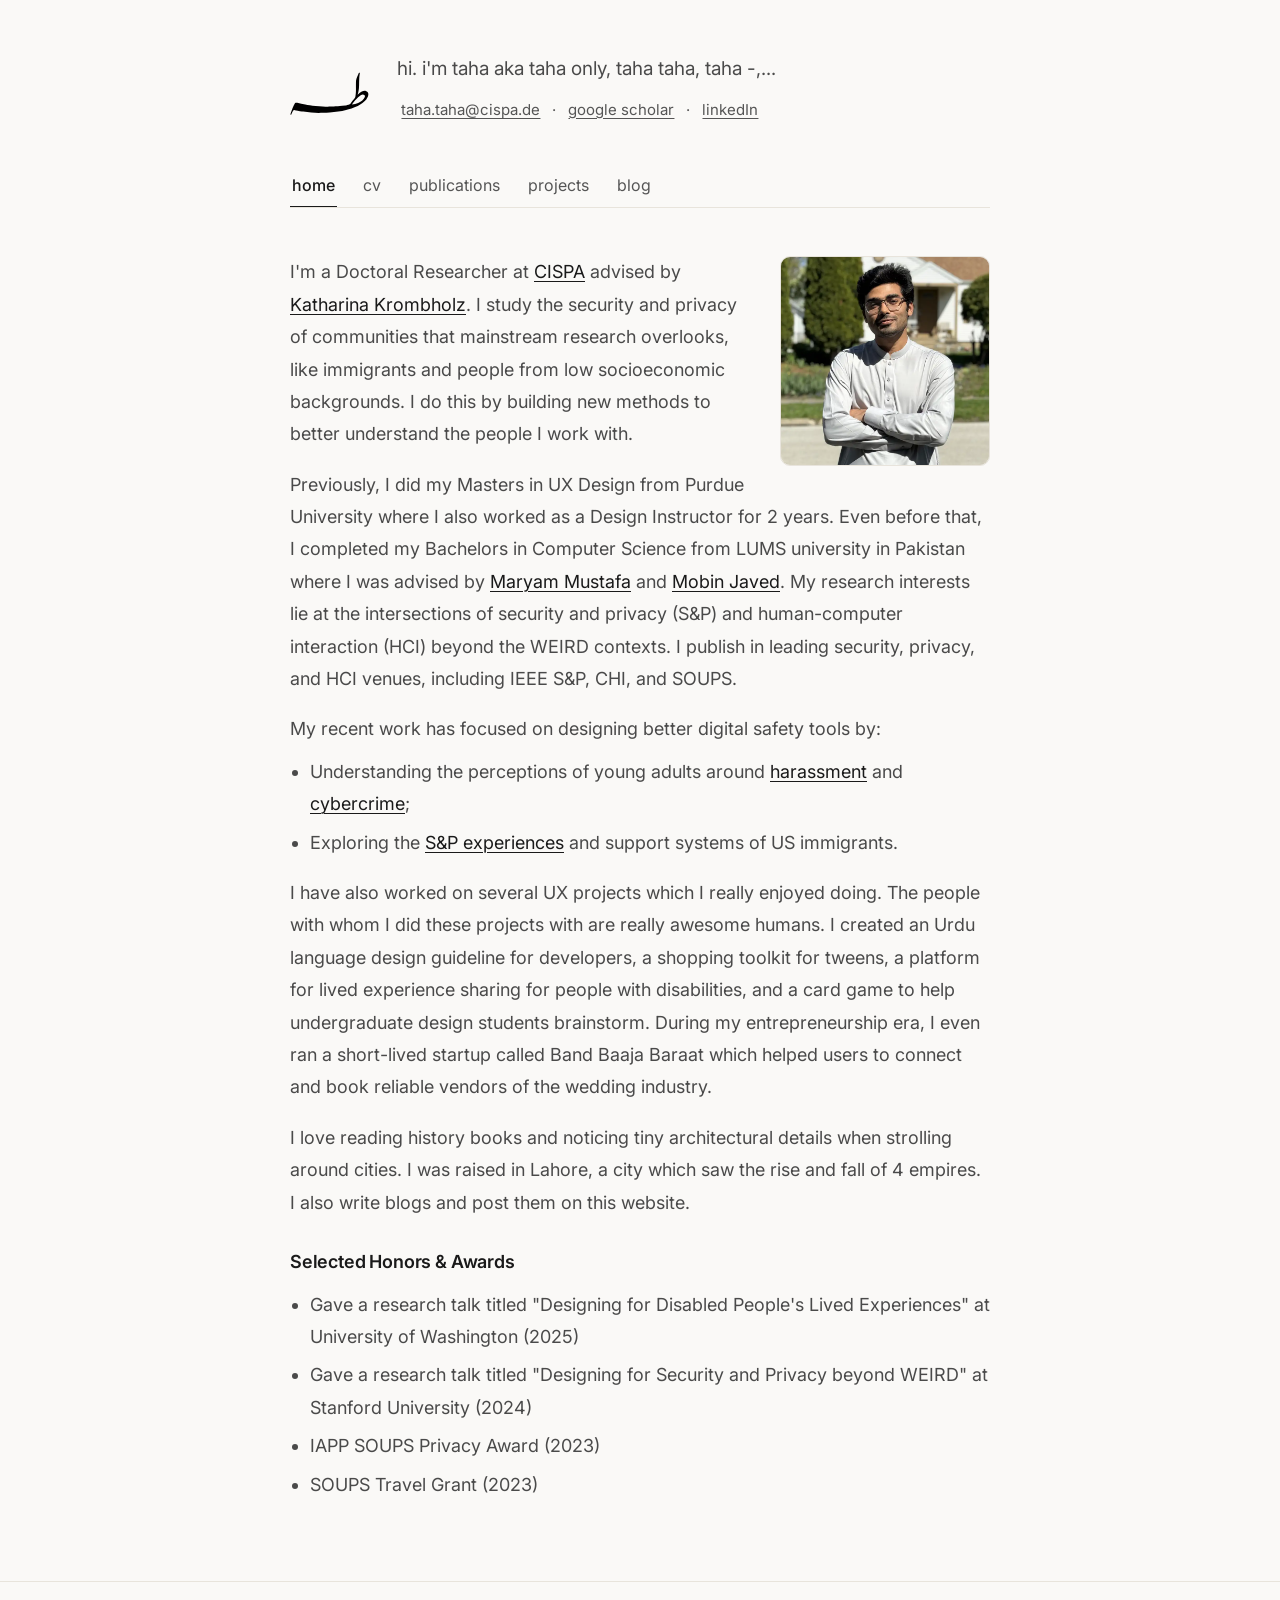
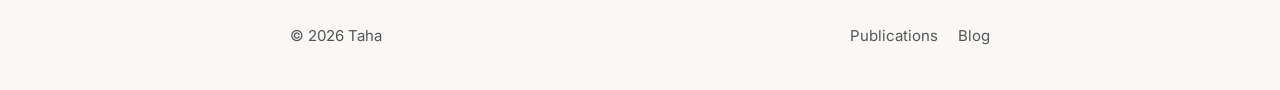
<file: index.html>
<!DOCTYPE html>
<html lang="en">
<head>
<meta charset="UTF-8">
<meta name="viewport" content="width=device-width, initial-scale=1.0">
<meta name="description" content="Taha – Doctoral Researcher at CISPA. Security, privacy, and safety of marginalized communities.">
<meta property="og:title" content="Taha">
<title>Taha</title>
<link rel="preconnect" href="https://fonts.googleapis.com">
<link rel="preconnect" href="https://fonts.gstatic.com" crossorigin>
<link href="https://fonts.googleapis.com/css2?family=Inter:wght@300;400;500;600;700&display=swap" rel="stylesheet">

<style>
  *, *::before, *::after { box-sizing: border-box; margin: 0; padding: 0; }

  :root {
    --bg: #faf9f7;
    --surface: #ffffff;
    --text: #1a1a1a;
    --muted: #4a4a4a;
    --subtle: #555555;
    --border: #e8e4dc;
    --tag-bg: #f0ede8;
    --max-w: 780px;
    --ctl: #8a8a8a;
    --focus: #1a4fd6;
  }

  @media (prefers-reduced-motion: no-preference) { html { scroll-behavior: smooth; } }

  body {
    font-family: 'Inter', sans-serif;
    background: var(--bg);
    color: var(--text);
    font-size: 1rem;
    line-height: 1.65;
    -webkit-font-smoothing: antialiased;
  }

  /* ── SITE WRAPPER ── */
  .wrap {
    max-width: var(--max-w);
    margin: 0 auto;
    padding: 0 40px;
  }

  /* ── HEADER ── */
  header {
    padding-top: 56px;
    padding-bottom: 0;
  }

  .header-top {
    display: flex;
    align-items: center;
    gap: 28px;
    margin-bottom: 32px;
  }

  .header-logo {
    flex-shrink: 0;
  }

  .header-logo img {
    height: 44px;
    width: auto;
    display: block;
  }

  .header-text {
    display: flex;
    flex-direction: column;
    gap: 5px;
  }

  .header-tagline {
    font-size: clamp(1rem, 1.8vw + 0.5rem, 1.1875rem);
    color: var(--muted);
    font-weight: 400;
    line-height: 1.4;
  }

  .header-meta {
    font-size: 0.9375rem;
    color: var(--subtle);
  }

  .header-meta a {
    color: var(--subtle);
    text-decoration: underline;
    text-decoration-color: currentColor;
    text-underline-offset: 3px;
    display: inline-block;
    padding: 10px 4px;
  }
  .header-meta a:hover { color: var(--text); }

  /* ── TAB NAV ── */
  .tab-nav {
    display: flex;
    gap: 0;
    border-bottom: 1px solid var(--border);
    margin-bottom: 48px;
    overflow-x: auto;
    -ms-overflow-style: none;
    scrollbar-width: none;
  }
  .tab-nav::-webkit-scrollbar { display: none; }

  .tab-btn {
    background: none;
    border: none;
    padding: 10px 0;
    margin-right: 24px;
    font-family: inherit;
    font-size: 1rem;
    font-weight: 400;
    color: var(--subtle);
    cursor: pointer;
    border-bottom: 2px solid transparent;
    margin-bottom: -1px;
    transition: color 0.18s, border-color 0.18s;
    white-space: nowrap;
    flex-shrink: 0;
  }
  .tab-btn:hover { color: var(--text); }
  .tab-btn.active {
    color: var(--text);
    font-weight: 500;
    border-bottom-color: var(--text);
  }

  /* ── TAB PANELS ── */
  .tab-panel { display: none; padding-bottom: 80px; }
  .tab-panel.active { display: block; }

  /* ── HOME PANEL ── */
  .home-content::after {
    content: '';
    display: table;
    clear: both;
  }

  .home-right {
    float: right;
    width: 210px;
    margin-left: 36px;
    margin-bottom: 12px;
  }

  .home-portrait {
    width: 100%;
    aspect-ratio: 1;
    border-radius: 10px;
    object-fit: cover;
    border: 1px solid var(--border);
    display: block;
  }

  /* ── CV PANEL ── */
  .cv-frame-wrap {
    width: 100%;
    height: 82vh;
    border-radius: 8px;
    overflow: hidden;
    border: 1px solid var(--border);
  }

  .cv-frame-wrap iframe {
    width: 100%;
    height: 100%;
    border: none;
    display: block;
  }

  /* left column: bio text */
  .home-bio {
    font-size: 1.125rem;
    line-height: 1.8;
    color: var(--muted);
    margin-bottom: 18px;
  }

  .home-bio a {
    color: var(--text);
    text-decoration: underline;
    text-underline-offset: 3px;
    text-decoration-color: currentColor;
    text-decoration-thickness: 1px;
    transition: text-decoration-thickness 0.18s;
  }
  .home-bio a:hover { text-decoration-thickness: 2px; }

  .home-bio-list {
    list-style: disc;
    margin: -8px 0 18px 20px;
    display: flex;
    flex-direction: column;
    gap: 6px;
  }

  .home-bio-list li {
    font-size: 1.125rem;
    line-height: 1.8;
    color: var(--muted);
  }

  .home-bio-list li a {
    color: var(--text);
    text-decoration: underline;
    text-underline-offset: 3px;
    text-decoration-color: currentColor;
    text-decoration-thickness: 1px;
    transition: text-decoration-thickness 0.18s;
  }
  .home-bio-list li a:hover { text-decoration-thickness: 2px; }

  /* Honors & Awards subsection */
  .home-subheading {
    font-size: 1.125rem;
    font-weight: 600;
    color: var(--text);
    margin-top: 28px;
    margin-bottom: 12px;
    letter-spacing: -0.01em;
  }

  .honors-list {
    list-style: disc;
    padding-left: 20px;
    display: flex;
    flex-direction: column;
    gap: 6px;
  }

  .honors-list li {
    font-size: 1.125rem;
    line-height: 1.8;
    color: var(--muted);
  }

  /* ── SECTION LABEL (within tabs) ── */
  .section-label {
    font-size: clamp(1.375rem, 3.5vw, 2rem);
    font-weight: 600;
    letter-spacing: -0.02em;
    line-height: 1.1;
    color: var(--text);
    margin-bottom: 32px;
  }

  /* ── PUBLICATIONS ── */
  .pub-year-group { margin-bottom: 44px; }
  .pub-year-group:last-child { margin-bottom: 0; }

  .pub-year-label {
    font-size: 0.875rem;
    font-weight: 500;
    letter-spacing: 0.08em;
    text-transform: uppercase;
    color: var(--subtle);
    margin-bottom: 20px;
    padding-bottom: 10px;
    border-bottom: 1px solid var(--border);
  }

  .pub-entries { display: flex; flex-direction: column; gap: 28px; }

  .pub-entry-title {
    display: block;
    font-size: 1.125rem;
    font-weight: 500;
    color: var(--text);
    line-height: 1.5;
    margin-bottom: 5px;
    text-decoration: none;
  }
  a.pub-entry-title:hover {
    text-decoration: underline;
    text-underline-offset: 3px;
  }

  .pub-entry-authors {
    font-size: 0.9375rem;
    color: var(--muted);
    line-height: 1.5;
    margin-bottom: 3px;
  }

  .pub-entry-authors strong {
    font-weight: 600;
    color: var(--text);
  }

  .pub-entry-venue {
    font-size: 0.9375rem;
    color: var(--subtle);
    font-style: italic;
    margin-bottom: 9px;
    line-height: 1.5;
  }

  .pub-entry-links {
    display: flex;
    flex-wrap: wrap;
    gap: 0 20px;
    align-items: center;
  }

  /* Standard hyperlink (see DESIGN_GUIDELINE.md > Links) */
  .pub-link {
    font-size: 0.9375rem;
    color: var(--text);
    text-decoration: underline;
    text-decoration-color: currentColor;
    text-decoration-thickness: 1px;
    text-underline-offset: 3px;
    transition: text-decoration-thickness 0.18s;
  }
  .pub-link:hover { text-decoration-thickness: 2px; }

  .pub-award-badge {
    font-size: 0.875rem;
    color: var(--subtle);
    font-style: italic;
  }

  /* ── PROJECTS ── */
  .project-filters {
    display: flex;
    gap: 8px;
    flex-wrap: wrap;
    margin-bottom: 32px;
  }

  .filter-btn {
    padding: 6px 14px;
    border: 1px solid var(--ctl);
    border-radius: 100px;
    background: transparent;
    font-size: 0.9375rem;
    color: var(--muted);
    cursor: pointer;
    font-family: inherit;
    transition: all 0.18s;
  }
  .filter-btn.active, .filter-btn:hover {
    background: var(--text);
    color: #fff;
    border-color: var(--text);
  }

  .projects-grid {
    display: grid;
    grid-template-columns: 1fr 1fr;
    gap: 20px;
  }

  .project-card {
    background: var(--surface);
    border: 1px solid var(--border);
    border-radius: 12px;
    overflow: hidden;
    transition: transform 0.2s, box-shadow 0.2s;
    text-decoration: none;
    color: inherit;
    display: flex;
    flex-direction: column;
  }
  .project-card:hover {
    transform: translateY(-3px);
    box-shadow: 0 8px 24px rgba(0,0,0,0.08);
  }

  .project-card-img {
    width: 100%;
    aspect-ratio: 4/3;
    object-fit: cover;
    display: block;
    background: var(--tag-bg);
  }

  .project-card-body {
    padding: 18px;
    flex: 1;
    display: flex;
    flex-direction: column;
  }

  .project-title {
    font-size: 1.1875rem;
    font-weight: 600;
    line-height: 1.3;
    color: var(--text);
    margin-bottom: 4px;
  }

  .project-subtitle {
    font-size: 0.9375rem;
    color: var(--muted);
    margin-bottom: 14px;
    flex: 1;
  }

  .project-cta {
    font-size: 0.9375rem;
    font-weight: 500;
    color: var(--text);
  }
  .project-cta::after { content: ' →'; }

  /* the Band Baaja Baraat card is a normal one-column card, and spans both columns only when the grid is filtered to Product */
  .projects-grid.wide-single .project-card.full {
    grid-column: 1 / -1;
    flex-direction: row;
  }
  .projects-grid.wide-single .project-card.full .project-card-img {
    width: 40%;
    aspect-ratio: auto;
    flex-shrink: 0;
  }
  .projects-grid.wide-single .project-card.full .project-card-body { padding: 24px; }

  .project-card.no-link { cursor: default; }
  .project-card.no-link:hover { transform: none; box-shadow: none; }

  .project-links { display: flex; gap: 8px; flex-wrap: wrap; }

  .btn {
    display: inline-flex;
    align-items: center;
    min-height: 32px;           /* compact; above the WCAG 2.2 minimum target of 24px */
    padding: 0 14px;
    line-height: 1.2;
    border: 1px solid var(--ctl);
    border-radius: 6px;
    text-decoration: none;
    font-size: 0.875rem;
    font-weight: 500;
    color: var(--text);
    background: var(--surface);
    transition: background 0.18s, border-color 0.18s;
  }
  .btn:hover { background: var(--tag-bg); border-color: var(--muted); }

  /* ── EXPERIENCE ── */
  .exp-list { display: flex; flex-direction: column; }

  .exp-item {
    display: grid;
    grid-template-columns: 40px 1fr;
    gap: 16px;
    padding: 14px 0;
    border-top: 1px solid var(--border);
    align-items: center;
  }
  .exp-item:last-child { border-bottom: 1px solid var(--border); }

  .exp-logo {
    width: 40px;
    height: 40px;
    object-fit: contain;
    border-radius: 8px;
    background: #fff;
    border: 1px solid var(--border);
    padding: 4px;
  }

  .exp-body { display: flex; flex-direction: column; gap: 1px; }

  .exp-top, .exp-bottom {
    display: flex;
    align-items: baseline;
    justify-content: space-between;
    gap: 16px;
  }

  .exp-role { font-weight: 600; font-size: 0.9375rem; color: var(--text); }
  .exp-period { font-size: 0.875rem; color: var(--subtle); flex-shrink: 0; }
  .exp-org { font-size: 0.9375rem; color: var(--muted); font-style: italic; }
  .exp-location { font-size: 0.875rem; color: var(--subtle); flex-shrink: 0; }

  /* ── BLOG ── */
  .blog-disclaimer {
    font-size: 0.9375rem;
    font-style: italic;
    color: var(--subtle);
    margin-bottom: 28px;
    margin-top: -8px;
  }

  .blog-list { display: flex; flex-direction: column; }

  .blog-item {
    display: flex;
    align-items: baseline;
    justify-content: space-between;
    gap: 20px;
    padding: 18px 0;
    border-top: 1px solid var(--border);
    text-decoration: none;
    color: inherit;
    transition: opacity 0.2s;
  }
  .blog-item:last-child { border-bottom: 1px solid var(--border); }
  .blog-item:hover { opacity: 0.6; }

  .blog-title { font-size: 1.125rem; font-weight: 400; color: var(--text); }
  .blog-date { font-size: 0.9375rem; color: var(--subtle); flex-shrink: 0; }

  /* ── ABOUT ── */
  .about-text p {
    font-size: 1rem;
    line-height: 1.8;
    color: var(--muted);
    margin-bottom: 20px;
    max-width: 680px;
  }
  .about-text p:last-child { margin-bottom: 0; }

  /* ── FOOTER ── */
  footer {
    border-top: 1px solid var(--border);
    padding: 32px 0;
    margin-top: 0;
  }

  .footer-inner {
    display: flex;
    align-items: center;
    justify-content: space-between;
  }

  .footer-copy { font-size: 0.9375rem; color: var(--subtle); }

  .footer-links { display: flex; gap: 20px; list-style: none; }
  .footer-links a {
    text-decoration: none;
    color: var(--subtle);
    font-size: 0.9375rem;
    transition: color 0.2s;
  }
  .footer-links a:hover { color: var(--text); }

  /* ── RESPONSIVE ── */
  @media (max-width: 640px) {
    .wrap { padding: 0 20px; }
    header { padding-top: 36px; }

    .header-top {
      flex-direction: column;
      align-items: flex-start;
      gap: 12px;
    }

    .home-right {
      float: none;
      width: 180px;
      margin: 0 auto 24px;
      display: block;
    }

    .projects-grid { grid-template-columns: 1fr; }
    .projects-grid.wide-single .project-card.full { flex-direction: column; }
    .projects-grid.wide-single .project-card.full .project-card-img { width: 100%; aspect-ratio: 4/3; }

    .exp-period, .exp-location { display: none; }

    .footer-inner { flex-direction: column; align-items: flex-start; gap: 12px; }
  }

  /* ── ACCESSIBILITY ── */
  :focus-visible { outline: 3px solid var(--focus); outline-offset: 3px; border-radius: 3px; }
  .skip-link {
    position: absolute; left: 12px; top: -64px; z-index: 200;
    background: var(--text); color: var(--bg);
    padding: 10px 16px; border-radius: 6px;
    font-size: 0.9375rem; text-decoration: none;
  }
  .skip-link:focus { top: 12px; }
  main:focus, .tab-panel:focus { outline: none; }
  .sr-only {
    position: absolute; width: 1px; height: 1px; padding: 0; margin: -1px;
    overflow: hidden; clip: rect(0, 0, 0, 0); white-space: nowrap; border: 0;
  }
  h1.header-logo { margin: 0; font-size: inherit; font-weight: inherit; line-height: 0; }
  .tab-list { display: flex; }
  .tab-btn { display: inline-flex; align-items: center; min-height: 44px; padding: 0 2px; }
  .filter-btn, .pub-link, .footer-links a { display: inline-flex; align-items: center; min-height: 44px; }
  .cv-links { font-size: 0.9375rem; margin: 0 0 12px; color: var(--muted); }
  .cv-links a {
    color: var(--text); text-decoration: underline; text-decoration-color: currentColor;
    text-underline-offset: 3px; display: inline-block; padding: 10px 4px;
  }
  @media (prefers-reduced-motion: reduce) {
    *, *::before, *::after { transition-duration: 0.01ms !important; animation-duration: 0.01ms !important; scroll-behavior: auto !important; }
    .project-card:hover { transform: none; box-shadow: none; border-color: var(--text); }
  }

  /* Images: width/height attributes reserve space (no layout shift); CSS keeps them responsive */
  :where(img[height]) { height: auto; }
</style>
</head>
<body>

<a class="skip-link" href="#main">Skip to content</a>

<div class="wrap">

  <!-- ── HEADER ── -->
  <header>
    <div class="header-top">
      <h1 class="header-logo">
        <img src="images/logo.svg" alt="Taha">
      </h1>
      <div class="header-text">
        <p class="header-tagline">hi. i'm taha aka taha only, taha taha, taha -,...</p>
        <p class="header-meta"><a href="mailto:taha.taha@cispa.de">taha.taha@cispa.de</a> &nbsp;·&nbsp; <a href="https://scholar.google.com/citations?user=c5__SBkAAAAJ&hl=en" target="_blank" rel="noopener">google scholar</a> &nbsp;·&nbsp; <a href="https://www.linkedin.com/in/tahaonly" target="_blank" rel="noopener">linkedIn</a></p>
      </div>
    </div>

    <!-- TAB NAVIGATION -->
    <nav class="tab-nav" aria-label="Sections">
      <div class="tab-list" role="tablist" aria-label="Site sections">
        <button class="tab-btn active" role="tab" id="tab-btn-home" aria-selected="true" aria-controls="tab-home" tabindex="0" data-tab="home">home</button>
        <button class="tab-btn" role="tab" id="tab-btn-cv" aria-selected="false" aria-controls="tab-cv" tabindex="-1" data-tab="cv">cv</button>
        <button class="tab-btn" role="tab" id="tab-btn-publications" aria-selected="false" aria-controls="tab-publications" tabindex="-1" data-tab="publications">publications</button>
        <button class="tab-btn" role="tab" id="tab-btn-projects" aria-selected="false" aria-controls="tab-projects" tabindex="-1" data-tab="projects">projects</button>
        <button class="tab-btn" role="tab" id="tab-btn-blog" aria-selected="false" aria-controls="tab-blog" tabindex="-1" data-tab="blog">blog</button>
      </div>
    </nav>
  </header>

  <main id="main" tabindex="-1">

  <!-- ── HOME ── -->
  <div class="tab-panel active" id="tab-home" role="tabpanel" aria-labelledby="tab-btn-home" tabindex="0">
    <h2 class="sr-only">Home</h2>
    <div class="home-content">

      <!-- photo floated right — text wraps around it -->
      <div class="home-right">
        <img class="home-portrait"
          src="images/portrait.webp" width="800" height="789" decoding="async"
          alt="Photo of Taha">
      </div>

      <p class="home-bio">I'm a Doctoral Researcher at <a href="https://cispa.de/en" target="_blank" rel="noopener">CISPA</a> advised by <a href="https://cispa.de/en/people/katharina.krombholz" target="_blank" rel="noopener">Katharina Krombholz</a>. I study the security and privacy of communities that mainstream research overlooks, like immigrants and people from low socioeconomic backgrounds. I do this by building new methods to better understand the people I work with.</p>

      <p class="home-bio">Previously, I did my Masters in UX Design from Purdue University where I also worked as a Design Instructor for 2 years. Even before that, I completed my Bachelors in Computer Science from LUMS university in Pakistan where I was advised by <a href="https://www.maryamustafa.com/" target="_blank" rel="noopener">Maryam Mustafa</a> and <a href="https://web.lums.edu.pk/~mobin/" target="_blank" rel="noopener">Mobin Javed</a>. My research interests lie at the intersections of security and privacy (S&amp;P) and human-computer interaction (HCI) beyond the WEIRD contexts. I publish in leading security, privacy, and HCI venues, including IEEE S&amp;P, CHI, and SOUPS.</p>

      <p class="home-bio">My recent work has focused on designing better digital safety tools by:</p>
      <ul class="home-bio-list">
        <li>Understanding the perceptions of young adults around <a href="https://dl.acm.org/doi/10.1145/3772318.3793807" target="_blank" rel="noopener">harassment</a> and <a href="https://dl.acm.org/doi/10.5555/3632186.3632189" target="_blank" rel="noopener">cybercrime</a>;</li>
        <li>Exploring the <a href="https://github.com/Usable-Security-and-Privacy-Lab/IEEESP-Immigrants/blob/main/Research_Paper.pdf" target="_blank" rel="noopener">S&amp;P experiences</a> and support systems of US immigrants.</li>
      </ul>

      <p class="home-bio">I have also worked on several UX projects which I really enjoyed doing. The people with whom I did these projects with are really awesome humans. I created an Urdu language design guideline for developers, a shopping toolkit for tweens, a platform for lived experience sharing for people with disabilities, and a card game to help undergraduate design students brainstorm. During my entrepreneurship era, I even ran a short-lived startup called Band Baaja Baraat which helped users to connect and book reliable vendors of the wedding industry.</p>

      <p class="home-bio">I love reading history books and noticing tiny architectural details when strolling around cities. I was raised in Lahore, a city which saw the rise and fall of 4 empires. I also write blogs and post them on this website.</p>

      <h3 class="home-subheading">Selected Honors &amp; Awards</h3>
      <ul class="honors-list">
        <li>Gave a research talk titled "Designing for Disabled People's Lived Experiences" at University of Washington (2025)</li>
        <li>Gave a research talk titled "Designing for Security and Privacy beyond WEIRD" at Stanford University (2024)</li>
        <li>IAPP SOUPS Privacy Award (2023)</li>
        <li>SOUPS Travel Grant (2023)</li>
      </ul>

    </div>
  </div>

  <!-- ── CV ── -->
  <div class="tab-panel" id="tab-cv" role="tabpanel" aria-labelledby="tab-btn-cv" tabindex="0">
    <h2 class="sr-only">Curriculum vitae</h2>
    <p class="cv-links"><a href="https://drive.google.com/file/d/1lCoUhodlJp6D2bPWnZb8rduLVWy4pbXT/view" target="_blank" rel="noopener">Open CV in a new tab</a> &nbsp;·&nbsp; <a href="https://drive.google.com/uc?export=download&amp;id=1lCoUhodlJp6D2bPWnZb8rduLVWy4pbXT" target="_blank" rel="noopener">Download PDF</a></p>
    <div class="cv-frame-wrap">
      <iframe src="https://drive.google.com/file/d/1lCoUhodlJp6D2bPWnZb8rduLVWy4pbXT/preview" title="Curriculum vitae of Taha (PDF preview)" allow="autoplay" loading="lazy"></iframe>
    </div>
  </div>

  <!-- ── EXPERIENCE ── -->


  <!-- ── PUBLICATIONS ── -->
  <div class="tab-panel" id="tab-publications" role="tabpanel" aria-labelledby="tab-btn-publications" tabindex="0">
    <h2 class="sr-only">Publications</h2>

    <!-- 2026 -->
    <div class="pub-year-group">
      <h3 class="pub-year-label">2026</h3>
      <div class="pub-entries">

        <div class="pub-entry">
          <span class="pub-entry-title">Understanding Gendered Experiences of Harassment Among Pakistani Young Adults Using Human-Centered Threat Modeling</span>
          <p class="pub-entry-authors">Warda Usman*, <strong>Taha*</strong>, Saba Iqbal, Amna Batool, Daniel Zappala <em style="font-size:0.875rem; color:var(--subtle);">[* joint first authors]</em></p>
          <p class="pub-entry-venue">In ACM CHI Conference on Human Factors in Computing Systems (CHI), Barcelona, Spain</p>
          <div class="pub-entry-links">
            <a class="pub-link" aria-label="Paper: Understanding Gendered Experiences of Harassment Among Pakistani Young Adults Using Human-Centered Threat Modeling" href="https://dl.acm.org/doi/10.1145/3772318.3793807" target="_blank" rel="noopener">Paper</a>
          </div>
        </div>

      </div>
    </div>

    <!-- 2025 -->
    <div class="pub-year-group">
      <h3 class="pub-year-label">2025</h3>
      <div class="pub-entries">

        <div class="pub-entry">
          <span class="pub-entry-title">The Security and Privacy Experiences of First- and Second-Generation Pakistani Immigrants to America: Challenges, Parent-Child Dynamics, and Threat Models</span>
          <p class="pub-entry-authors">Warda Usman*, John Sadik*, <strong>Taha</strong>, Ran Elgedawy, Scott Routi, Daniel Zappala <em style="font-size:0.875rem; color:var(--subtle);">[* joint first authors]</em></p>
          <p class="pub-entry-venue">In IEEE Symposium on Security and Privacy (S&amp;P), San Francisco, USA</p>
          <div class="pub-entry-links">
            <a class="pub-link" aria-label="Paper: The Security and Privacy Experiences of First- and Second-Generation Pakistani Immigrants to America: Challenges, Parent-Child Dynamics, and Threat Models" href="https://ieeexplore.ieee.org/document/11023485" target="_blank" rel="noopener">Paper</a>
            <a class="pub-link" aria-label="PDF: The Security and Privacy Experiences of First- and Second-Generation Pakistani Immigrants to America: Challenges, Parent-Child Dynamics, and Threat Models" href="https://github.com/Usable-Security-and-Privacy-Lab/IEEESP-Immigrants/blob/main/Research_Paper.pdf" target="_blank" rel="noopener">PDF</a>
          </div>
        </div>

      </div>
    </div>

    <!-- 2023 -->
    <div class="pub-year-group">
      <h3 class="pub-year-label">2023</h3>
      <div class="pub-entries">

        <div class="pub-entry">
          <a class="pub-entry-title" href="https://www.usenix.org/conference/soups2023/presentation/ashraf" target="_blank" rel="noopener">"Stalking is immoral but not illegal": Understanding Security, Cyber Crimes and Threats in Pakistan</a>
          <p class="pub-entry-authors">Afaq Ashraf*, <strong>Taha*</strong>, Nida ul Habib Bajwa, Cornelius J. König, Mobin Javed, Maryam Mustafa <em style="font-size:0.875rem; color:var(--subtle);">[* joint first authors]</em></p>
          <p class="pub-entry-venue">In Symposium on Usable Privacy and Security (SOUPS), Anaheim, USA &nbsp;·&nbsp; <span class="pub-award-badge"><span role="img" aria-label="Award:">🏆</span> IAPP SOUPS Privacy Award</span></p>
          <div class="pub-entry-links">
            <a class="pub-link" aria-label="Paper: &quot;Stalking is immoral but not illegal&quot;: Understanding Security, Cyber Crimes and Threats in Pakistan" href="https://www.usenix.org/conference/soups2023/presentation/ashraf" target="_blank" rel="noopener">Paper</a>
            <a class="pub-link" aria-label="Video: &quot;Stalking is immoral but not illegal&quot;: Understanding Security, Cyber Crimes and Threats in Pakistan" href="https://www.youtube.com/watch?v=1Dz4PG6WOVU" target="_blank" rel="noopener">Video</a>
          </div>
        </div>

      </div>
    </div>

  </div>

  <!-- ── PROJECTS ── -->
  <div class="tab-panel" id="tab-projects" role="tabpanel" aria-labelledby="tab-btn-projects" tabindex="0">
    <h2 class="sr-only">Projects</h2>
    <div class="project-filters" role="group" aria-label="Filter projects by category">
      <button class="filter-btn active" data-filter="all" aria-pressed="true">All</button>
      <button class="filter-btn" data-filter="ux" aria-pressed="false">UX Research</button>
      <button class="filter-btn" data-filter="visual" aria-pressed="false">Visual Design</button>
      <button class="filter-btn" data-filter="product" aria-pressed="false">Product</button>
    </div>
    <p class="sr-only" id="filter-status" role="status"></p>

    <div class="projects-grid">

      <a class="project-card" href="ideawave.html" data-tags="ux">
        <img class="project-card-img" src="images/card-ideawave.webp" width="840" height="613" decoding="async" alt="" loading="lazy">
        <div class="project-card-body">
          <h3 class="project-title">IdeaWave</h3>
          <p class="project-subtitle">How to make brainstorming fun and effective for nonexperts?</p>
          <span class="project-cta">See Project</span>
        </div>
      </a>

      <a class="project-card" href="shopping.html" data-tags="ux">
        <img class="project-card-img" src="images/card-shopping.webp" width="840" height="613" decoding="async" alt="" loading="lazy">
        <div class="project-card-body">
          <h3 class="project-title">Embodied Shopping</h3>
          <p class="project-subtitle">How to incorporate critical thinking in kids through shopping?</p>
          <span class="project-cta">See Project</span>
        </div>
      </a>

      <a class="project-card" href="urdu.html" data-tags="ux">
        <img class="project-card-img" src="images/card-urdu.webp" width="840" height="613" decoding="async" alt="" loading="lazy">
        <div class="project-card-body">
          <h3 class="project-title">Designing for Urdu</h3>
          <p class="project-subtitle">How to create a design guideline for Urdu language?</p>
          <span class="project-cta">See Project</span>
        </div>
      </a>

      <a class="project-card" href="https://canva.link/tbce901t5bzbze5" target="_blank" rel="noopener" data-tags="ux">
        <img class="project-card-img" src="images/card-resonate.webp" width="840" height="507" alt="" loading="lazy" decoding="async" style="object-position: 15% 50%;">
        <div class="project-card-body">
          <h3 class="project-title">Resonate</h3>
          <p class="project-subtitle">How to create a platform for lived experiences of people with disabilities?</p>
          <span class="project-cta">See Project</span>
        </div>
      </a>

      <div class="project-card no-link" data-tags="visual">
        <img class="project-card-img" src="images/card-tamaam-e-muhabbat.webp" width="377" height="229" decoding="async" alt="" loading="lazy">
        <div class="project-card-body">
          <h3 class="project-title">Tamaam-e-Muhabbat</h3>
          <p class="project-subtitle">A VR experience on folktales of Pakistan</p>
          <div class="project-links">
            <a class="btn" href="https://cdn.prod.website-files.com/65dd546c278a2ace8a9cbbcd/6716efdd43b30134feacd873_Tamaam%20e%20Muhabbat.pdf" target="_blank" rel="noopener">Process Book</a>
            <a class="btn" href="https://youtu.be/p7qdHxmG5LU" target="_blank" rel="noopener">Trailer</a>
            <a class="btn" href="https://youtu.be/eREl8gPtDhc" target="_blank" rel="noopener">Walkthrough</a>
          </div>
        </div>
      </div>

      <div class="project-card no-link" data-tags="visual">
        <img class="project-card-img" src="images/card-silent-strides.webp" width="377" height="229" decoding="async" alt="" loading="lazy">
        <div class="project-card-body">
          <h3 class="project-title">Silent Strides</h3>
          <p class="project-subtitle">A web application for people with disabilities to share their daily experiences</p>
          <div class="project-links">
            <a class="btn" href="https://www.figma.com/proto/jRY3SnKLjk1CxgRLxCqNsL/AD611%3A-Design-for-Good?page-id=0%3A1&node-id=95-907&node-type=canvas&viewport=2004%2C1101%2C0.39&t=F7vTqQ5SgFFnkDfN-1&scaling=min-zoom&content-scaling=fixed&starting-point-node-id=95%3A907&show-proto-sidebar=1" target="_blank" rel="noopener">Figma Prototype</a>
          </div>
        </div>
      </div>

      <div class="project-card no-link" data-tags="visual">
        <img class="project-card-img" src="images/card-baby-names-legacy.webp" width="377" height="229" decoding="async" alt="" loading="lazy">
        <div class="project-card-body">
          <h3 class="project-title">Baby Names Legacy</h3>
          <p class="project-subtitle">A visualization on the popularity of baby names in US</p>
          <div class="project-links">
            <a class="btn" href="https://cdn.prod.website-files.com/65dd546c278a2ace8a9cbbcd/671bee9a143851e1c9cb2e79_Taha_AD_542_Poster_Final-compressed.pdf" target="_blank" rel="noopener">Poster</a>
            <a class="btn" href="https://rowzero.io/workbook/6BFA45B76193D9D838A46B56/3" target="_blank" rel="noopener">Dataset</a>
          </div>
        </div>
      </div>

      <a class="project-card full" href="band-baaja-baraat.html" data-tags="product">
        <img class="project-card-img" src="images/card-band-baaja-baraat.webp" width="377" height="275" decoding="async" alt="" loading="lazy">
        <div class="project-card-body">
          <h3 class="project-title">Band Baaja Baraat</h3>
          <p class="project-subtitle">A marketplace for wedding industry vendors</p>
          <span class="project-cta">See Project</span>
        </div>
      </a>

    </div>
  </div>

  <!-- ── BLOG ── -->
  <div class="tab-panel" id="tab-blog" role="tabpanel" aria-labelledby="tab-btn-blog" tabindex="0">
    <h2 class="sr-only">Blog</h2>
    <p class="blog-disclaimer">Unless specifically noted, anything I write online is me speaking only for myself and not my current employer.</p>
    <div class="blog-list">
      <a class="blog-item" href="blog-im-loosing-the-more-im-learning.html">
        <span class="blog-title">i'm loosing, the more i'm learning - a poem</span>
        <span class="blog-date">Oct 2026</span>
      </a>
      <a class="blog-item" href="blog-what-are-the-most-important-problems.html">
        <span class="blog-title">"what are the most important problems in your field?"</span>
        <span class="blog-date">Aug 2026</span>
      </a>
      <a class="blog-item" href="blog-i-dont-have-anything-to-hide.html">
        <span class="blog-title">"i don't have anything to hide"</span>
        <span class="blog-date">Jul 2026</span>
      </a>
      <a class="blog-item" href="blog-is-usable-security-science.html">
        <span class="blog-title">is usable security science?</span>
        <span class="blog-date">Jun 2026</span>
      </a>
      <a class="blog-item" href="blog-decolonizing-methods.html">
        <span class="blog-title">decolonizing methods</span>
        <span class="blog-date">Jun 2026</span>
      </a>
      <a class="blog-item" href="blog-rethinking-novelty-usable-security.html">
        <span class="blog-title">rethinking novelty in usable security research</span>
        <span class="blog-date">Jun 2026</span>
      </a>
    </div>
  </div>

  </main>

  <!-- ── ABOUT ── -->

</div><!-- /wrap -->

<!-- ── FOOTER ── -->
<footer>
  <div class="wrap">
    <div class="footer-inner">
      <span class="footer-copy">© 2026 Taha</span>
      <ul class="footer-links">
        <li><a href="#publications">Publications</a></li>
        <li><a href="#blog">Blog</a></li>
      </ul>
    </div>
  </div>
</footer>

<script>
  // ── TAB SWITCHING ──
  const tabBtns = Array.from(document.querySelectorAll('.tab-btn'));
  const tabPanels = document.querySelectorAll('.tab-panel');
  const reduceMotion = window.matchMedia('(prefers-reduced-motion: reduce)');

  function showTab(name) {
    tabBtns.forEach(b => {
      const on = b.dataset.tab === name;
      b.classList.toggle('active', on);
      b.setAttribute('aria-selected', on ? 'true' : 'false');
      b.tabIndex = on ? 0 : -1;
    });
    tabPanels.forEach(p => p.classList.toggle('active', p.id === `tab-${name}`));
  }

  function switchTab(name, opts = {}) {
    if (!document.getElementById(`tab-${name}`)) return;
    showTab(name);
    if (opts.push && window.location.hash.slice(1) !== name) {
      history.pushState(null, '', `#${name}`);
    }
    window.scrollTo({ top: 0, behavior: reduceMotion.matches ? 'auto' : 'smooth' });
    if (opts.focusTab) document.querySelector(`.tab-btn[data-tab="${name}"]`).focus();
  }

  function tabFromHash() {
    const h = window.location.hash.slice(1).toLowerCase();
    return document.querySelector(`.tab-btn[data-tab="${h}"]`) ? h : null;
  }

  tabBtns.forEach(btn => {
    btn.addEventListener('click', () => switchTab(btn.dataset.tab, { push: true }));
  });

  // Arrow keys, Home and End move between tabs
  document.querySelector('.tab-list').addEventListener('keydown', e => {
    const i = tabBtns.indexOf(document.activeElement);
    if (i < 0) return;
    let next = null;
    if (e.key === 'ArrowRight') next = (i + 1) % tabBtns.length;
    else if (e.key === 'ArrowLeft') next = (i - 1 + tabBtns.length) % tabBtns.length;
    else if (e.key === 'Home') next = 0;
    else if (e.key === 'End') next = tabBtns.length - 1;
    if (next === null) return;
    e.preventDefault();
    tabBtns[next].focus();
    switchTab(tabBtns[next].dataset.tab, { push: true });
  });

  // Activate tab from URL hash (e.g. index.html#projects or index.html#blog)
  const _initial = tabFromHash();
  if (_initial) switchTab(_initial);

  // In-page links (footer) and the browser's Back/Forward buttons
  window.addEventListener('hashchange', () => {
    const t = tabFromHash();
    if (t) switchTab(t, { focusTab: true });
  });
  window.addEventListener('popstate', () => showTab(tabFromHash() || 'home'));

  // ── PUBLICATION ACCORDION ──
  function togglePub(header) {
    const item = header.parentElement;
    const isOpen = item.classList.contains('open');
    document.querySelectorAll('.pub-item').forEach(p => p.classList.remove('open'));
    if (!isOpen) item.classList.add('open');
  }

  // ── PROJECT FILTERS ──
  const filterBtns = document.querySelectorAll('.filter-btn');
  const projectCards = document.querySelectorAll('.project-card');

  const projectsGrid = document.querySelector('.projects-grid');

  function applyFilter(filter) {
    projectsGrid.classList.toggle('wide-single', filter === 'product');
    projectCards.forEach(card => {
      const tags = card.dataset.tags || '';
      card.style.display = (filter === 'all' || tags.includes(filter)) ? '' : 'none';
    });
  }

  applyFilter('all');   // all projects first; the other buttons filter them

  const filterStatus = document.getElementById('filter-status');

  filterBtns.forEach(btn => {
    btn.addEventListener('click', () => {
      filterBtns.forEach(b => { b.classList.remove('active'); b.setAttribute('aria-pressed', 'false'); });
      btn.classList.add('active');
      btn.setAttribute('aria-pressed', 'true');
      applyFilter(btn.dataset.filter);
      const shown = Array.from(projectCards).filter(c => c.style.display !== 'none').length;
      filterStatus.textContent = `${shown} project${shown === 1 ? '' : 's'} shown`;
    });
  });
</script>

</body>
</html>
</file>
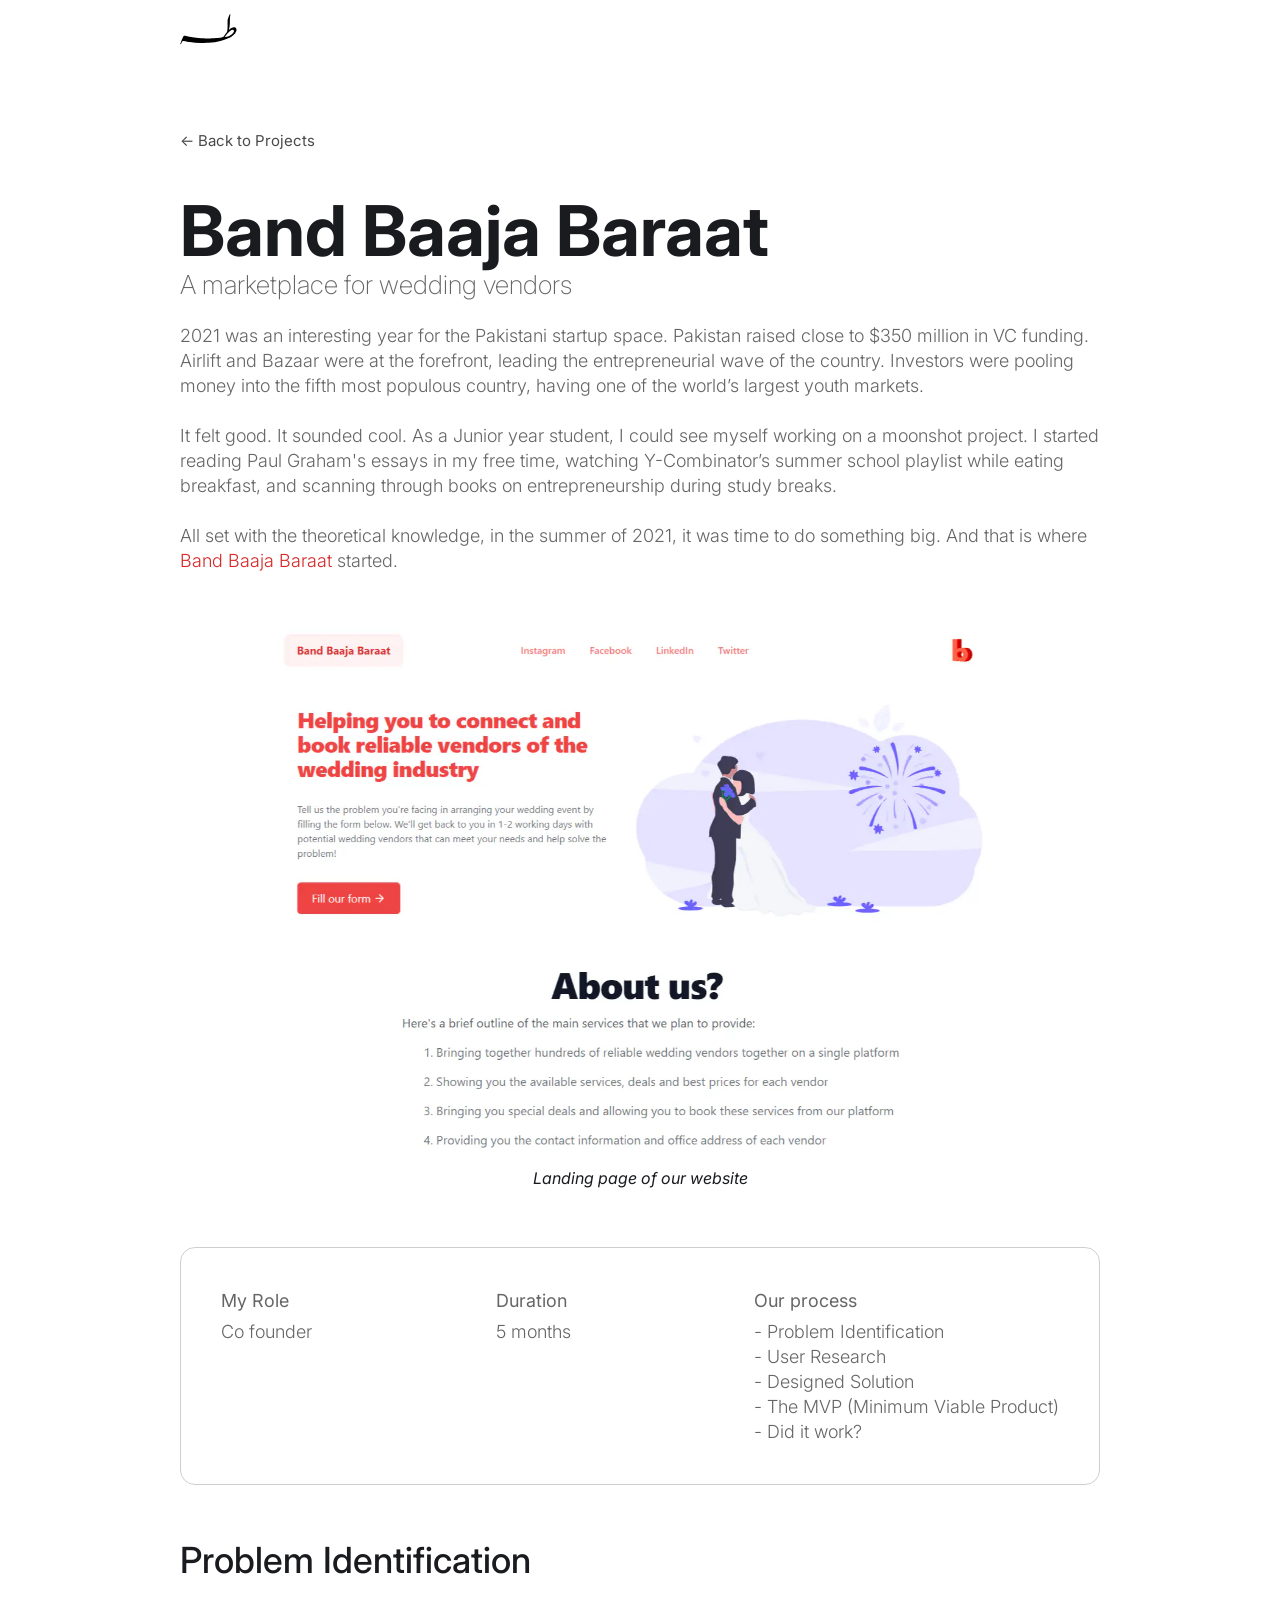
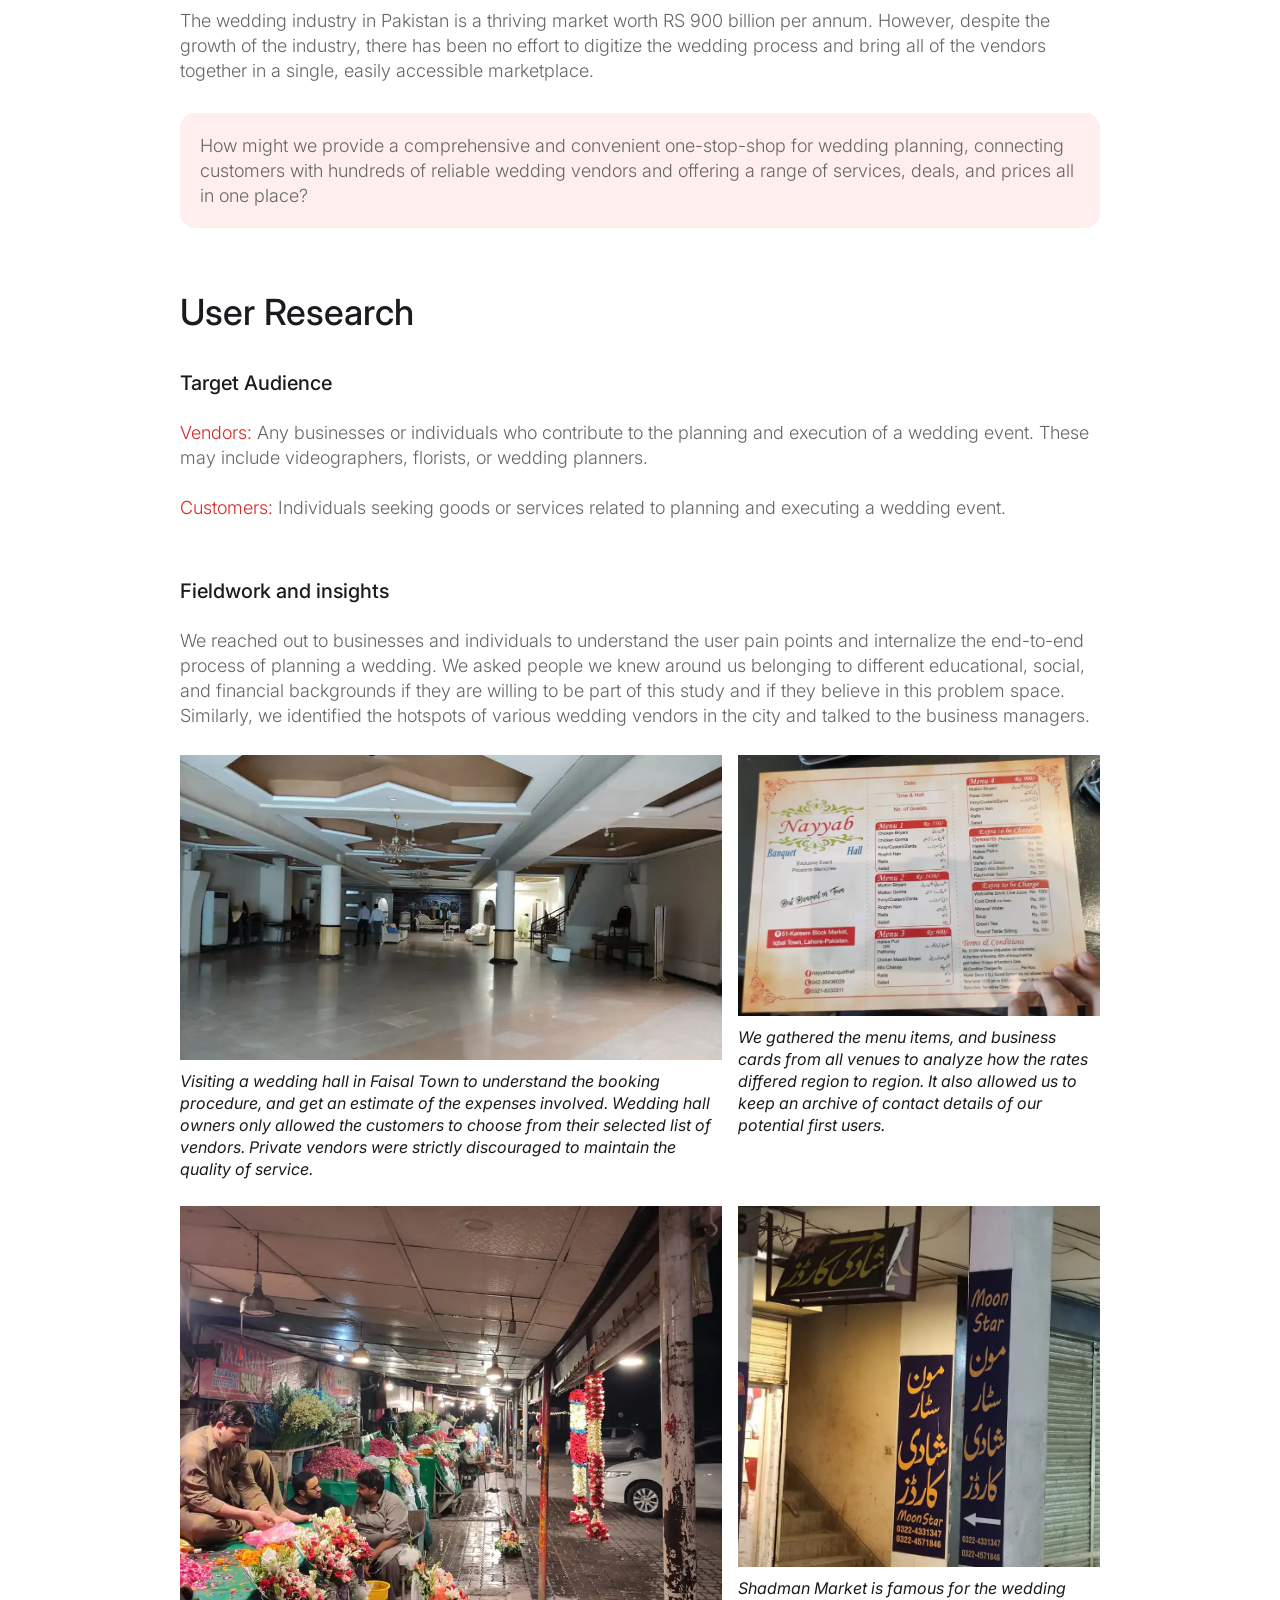
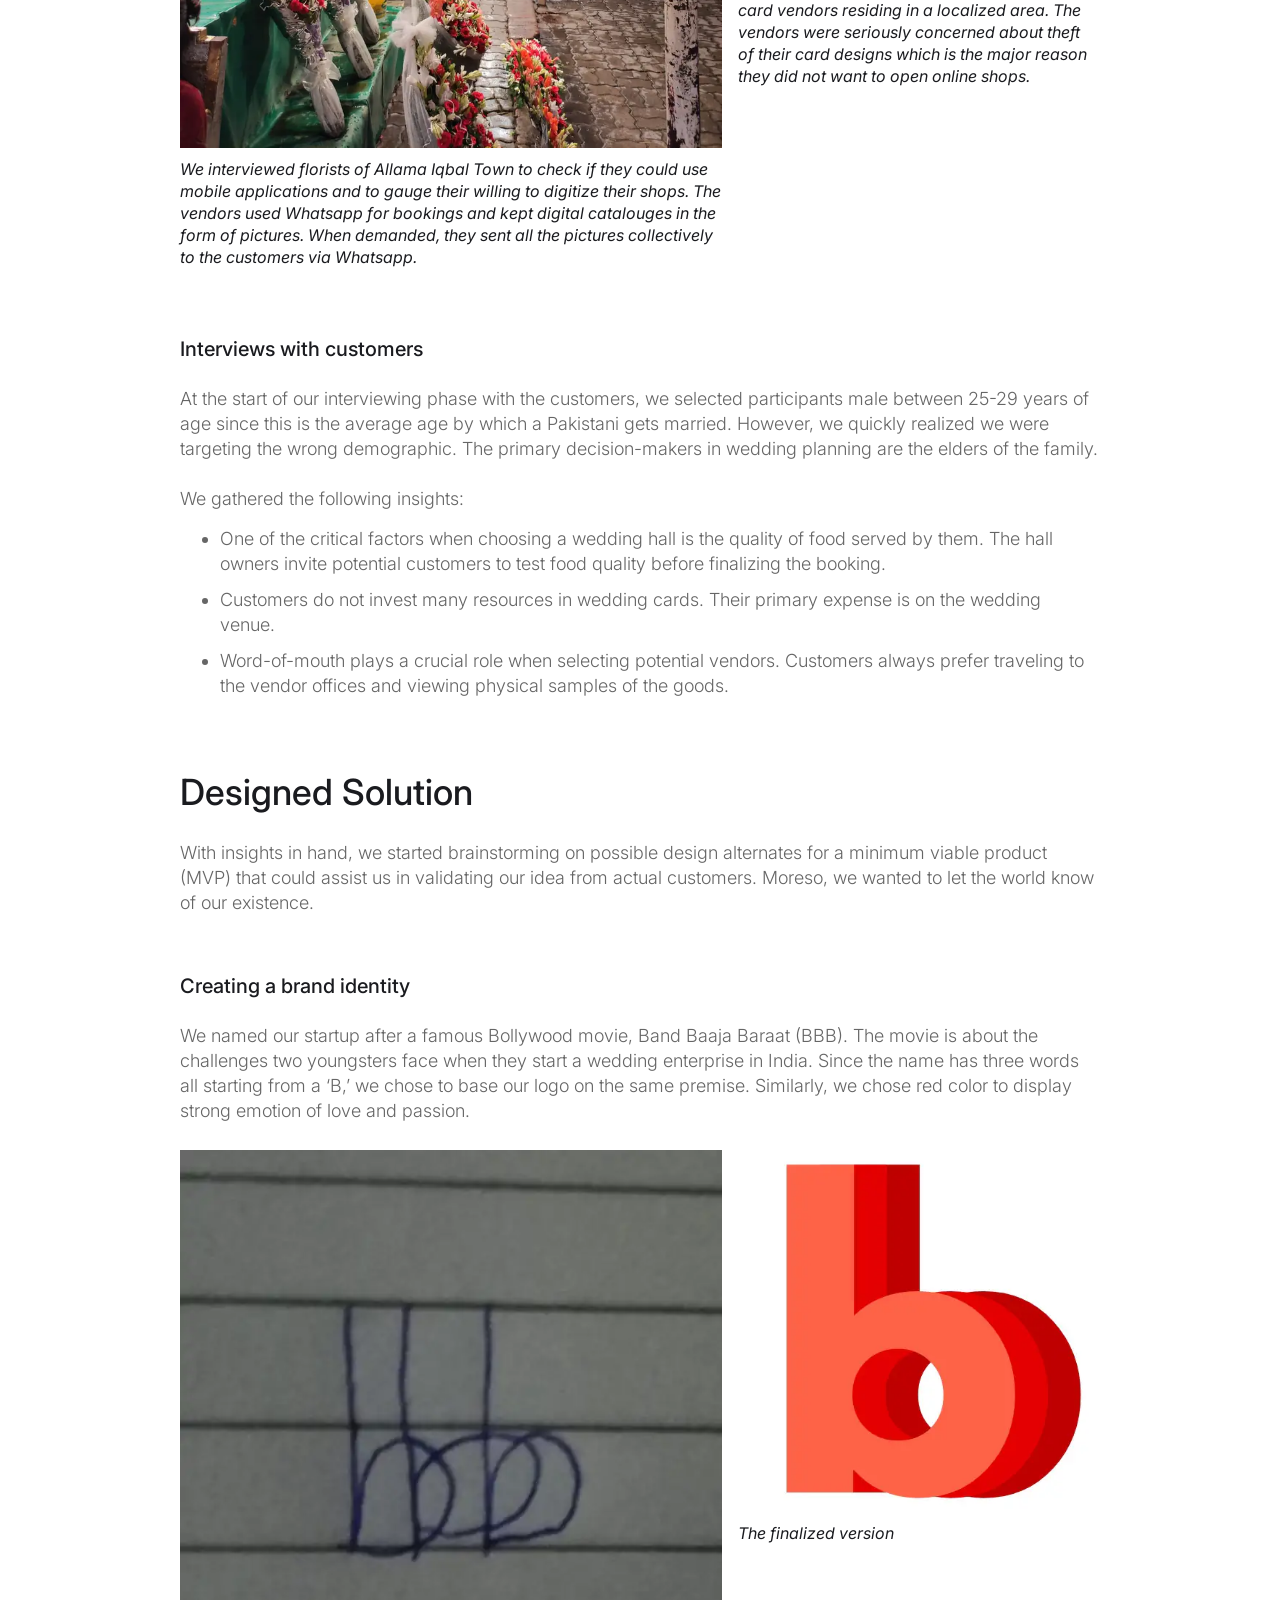
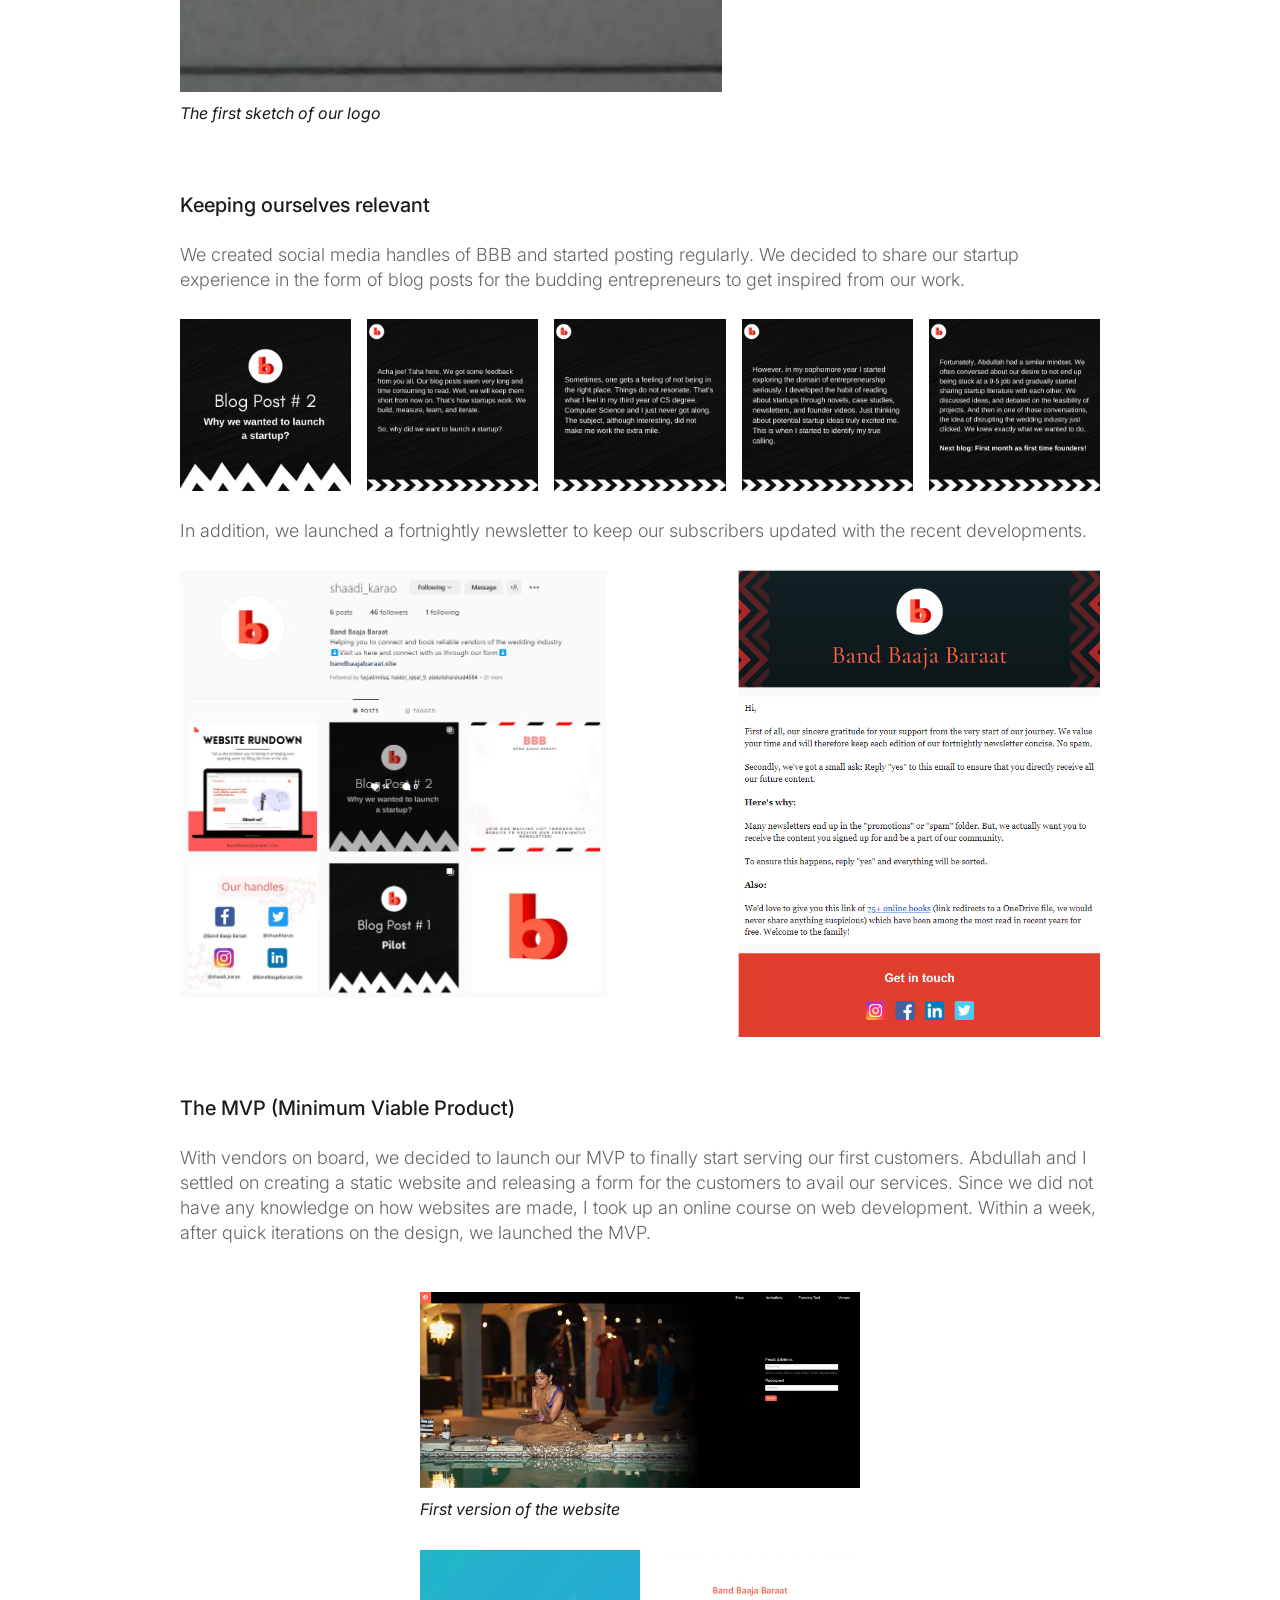
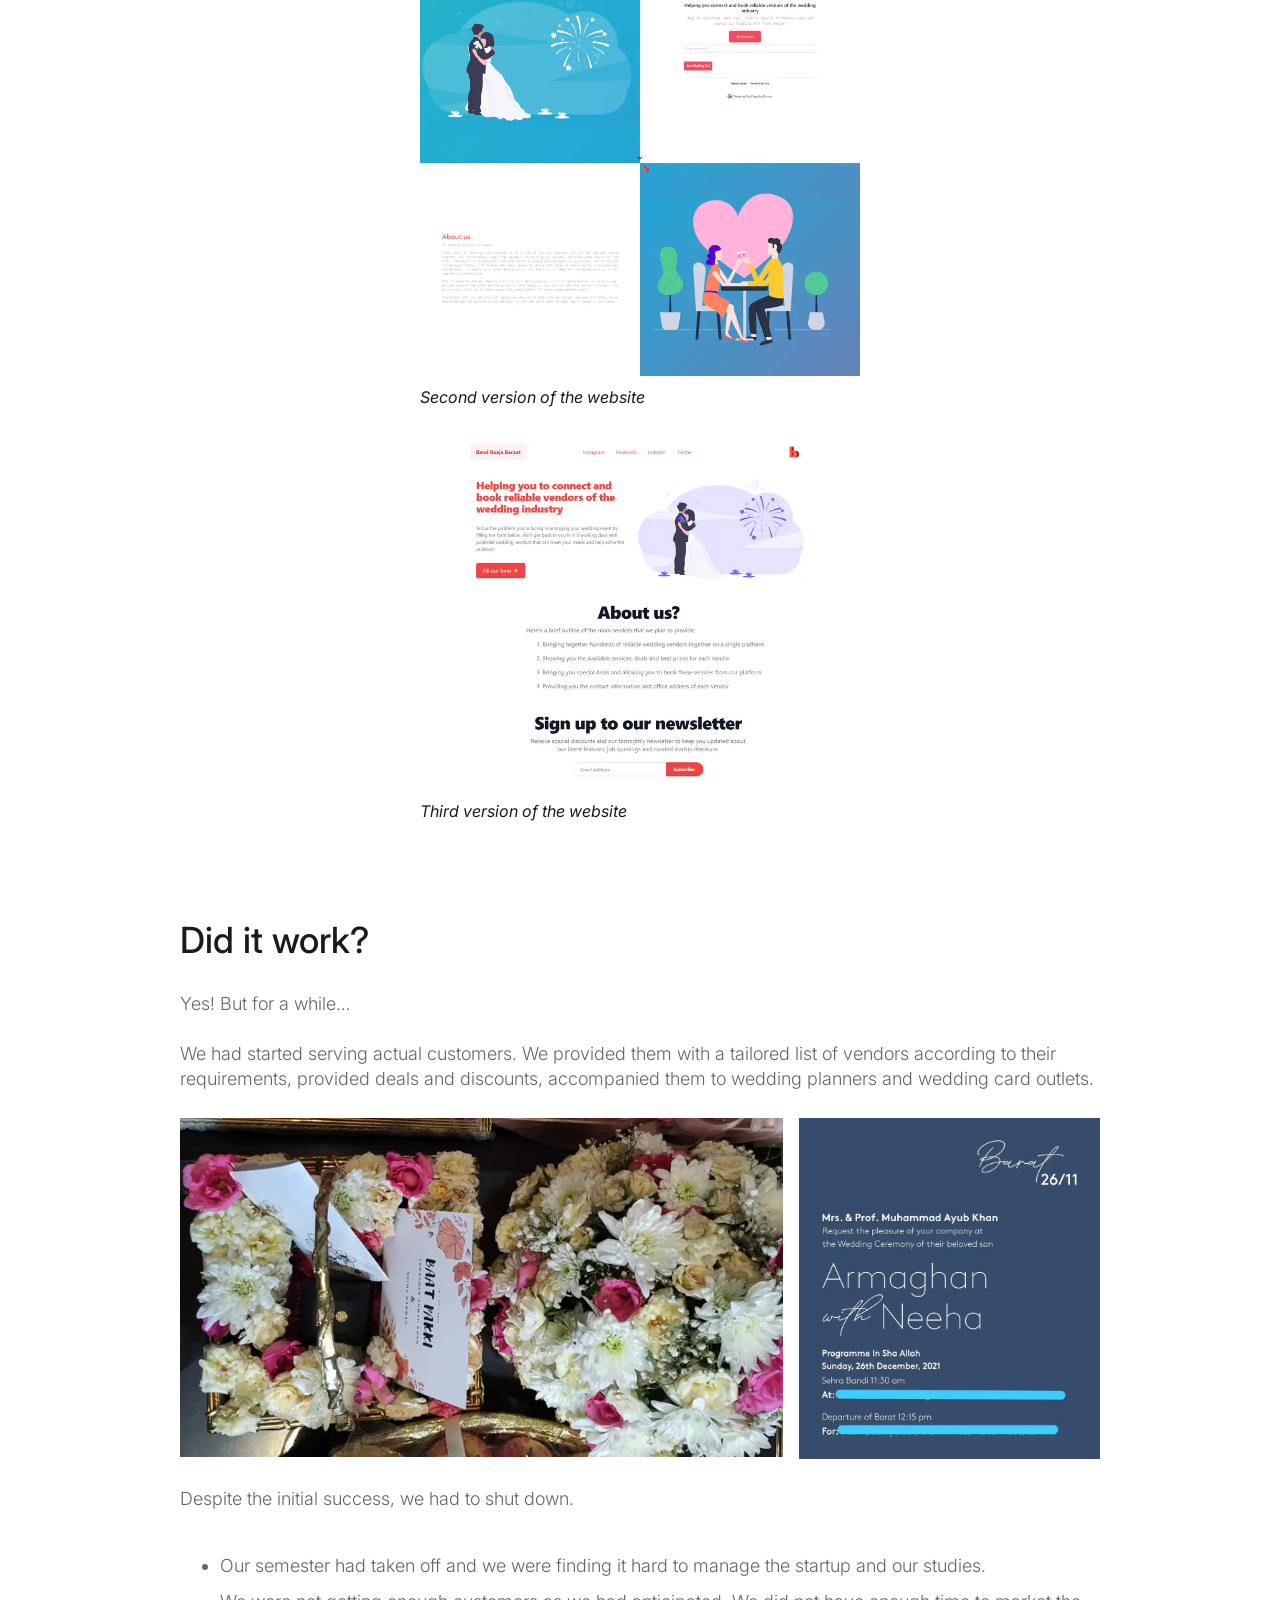
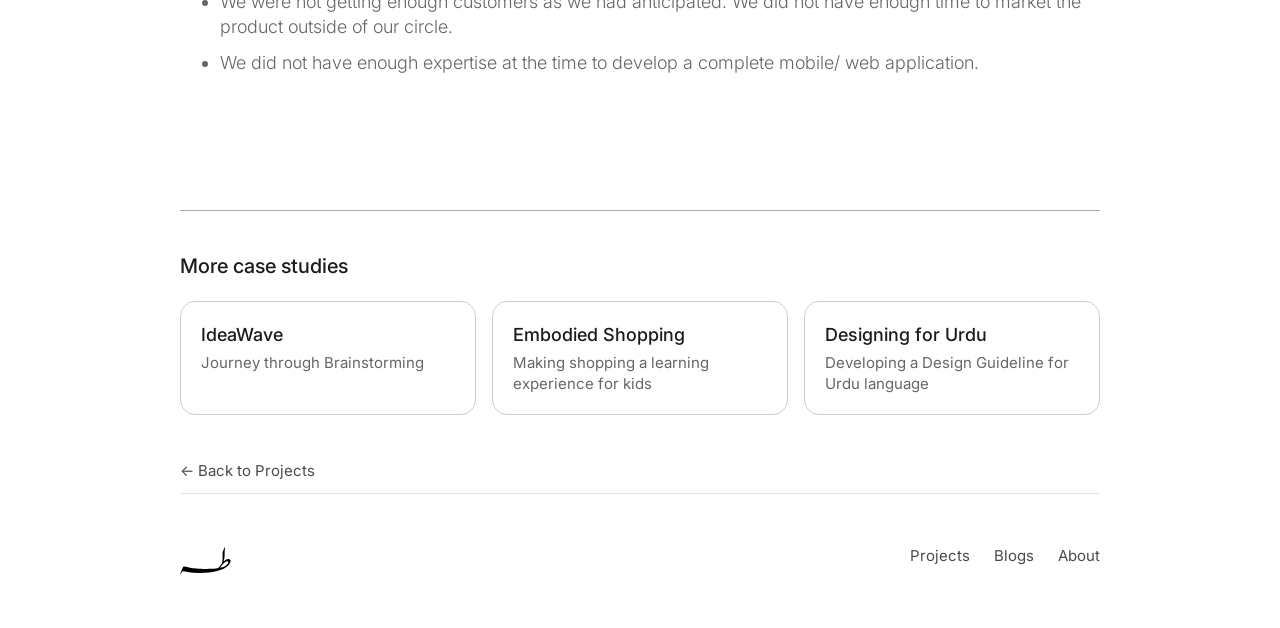
<file: band-baaja-baraat.html>
<!DOCTYPE html>
<html lang="en">
<head>
<meta charset="UTF-8">
<meta name="viewport" content="width=device-width, initial-scale=1.0">
<meta name="description" content="Band Baaja Baraat – A marketplace for wedding vendors – a case study by Taha">
<title>Band Baaja Baraat – Taha</title>
<link rel="preconnect" href="https://fonts.googleapis.com">
<link rel="preconnect" href="https://fonts.gstatic.com" crossorigin>
<link href="https://fonts.googleapis.com/css2?family=Inter:wght@200;300;400;500;600;700&display=swap" rel="stylesheet">
<link rel="stylesheet" href="css/case-study.css">
</head>
<body class="body-2">

<a class="skip-link" href="#main">Skip to content</a>

<header class="navigation">
  <div class="navigation-items">
    <a class="logo-link" href="index.html"><img class="logo-image" src="images/logo.svg" alt="Taha – home"></a>
  </div>
</header>

<main id="main" tabindex="-1">
<div class="researchsection">
<div class="work-section">
<a class="back-link" href="index.html#projects">← Back to Projects</a>
<h1 class="heading-jumbo wf-from-div">Band Baaja Baraat</h1><p class="heading project-slogan wf-from-div">A marketplace for wedding vendors</p><p class="body-text mobile wf-from-h5">2021 was an interesting year for the Pakistani startup space. Pakistan raised close to $350 million in VC funding. Airlift and Bazaar were at the forefront, leading the entrepreneurial wave of the country. Investors were pooling money into the fifth most populous country, having one of the world’s largest youth markets.<br>‍<br>It felt good. It sounded cool. As a Junior year student, I could see myself working on a moonshot project. I started reading Paul Graham's essays in my free time, watching Y-Combinator’s summer school playlist while eating breakfast, and scanning through books on entrepreneurship during study breaks.<br>‍<br>All set with the theoretical knowledge, in the summer of 2021, it was time to do something big. And that is where <span class="bbb">Band Baaja Baraat</span> started.</p><div class="w-layout-layout quick-stack-3 wf-layout-layout" id="w-node-_5749383e-d8be-5940-9d39-621f6ad44e3e-ace8a844"><div class="w-layout-cell cell-7" id="w-node-_5749383e-d8be-5940-9d39-621f6ad44e3f-ace8a844"><img src="images/bbb-website-landing.webp" alt="Landing page of the Band Baaja Baraat website: a red headline “Helping you to connect and book reliable vendors of the wedding industry”, a “Fill our form” button, and an About us section listing four services" width="1695" style="aspect-ratio: 1510 / 896" fetchpriority="high" decoding="async"><p class="project-captions"><em class="italic-text mobile">Landing page of our website</em></p></div></div><div class="w-layout-vflex flex-block-2"><div class="w-layout-blockcontainer tiles w-container"><h6 class="body-text tags mobile">My Role</h6><p class="body-text tiles mobile wf-from-h5">Co founder</p></div><div class="w-layout-blockcontainer tiles w-container"><h6 class="body-text tags mobile">Duration</h6><p class="body-text tiles mobile wf-from-h5">5 months</p></div><div class="w-layout-blockcontainer tiles w-container"><h6 class="body-text tags mobile"><strong class="bold-text">Our process</strong></h6><p class="body-text tiles mobile wf-from-h5">- Problem Identification<br>- User Research<br>- Designed Solution<br>- The MVP (Minimum Viable Product)<br>- Did it work?<br></p></div></div><h2 class="project-title-h1 mobile wf-from-h1">Problem Identification</h2><p class="body-text mobile bandbaajabaraat">The wedding industry in Pakistan is a thriving market worth RS 900 billion per annum. However, despite the growth of the industry, there has been no effort to digitize the wedding process and bring all of the vendors together in a single, easily accessible marketplace.<br></p><div class="w-layout-blockcontainer container-10 before-heading w-container"><p class="body-text project-title-h2 list-item">How might we provide a comprehensive and convenient one-stop-shop for wedding planning, connecting customers with hundreds of reliable wedding vendors and offering a range of services, deals, and prices all in one place?</p></div><h2 class="project-title-h1 mobile wf-from-h1">User Research</h2><h3 class="project-title-h3 mobile wf-from-h1">Target Audience</h3><p class="body-text mobile"><span class="bbb">Vendors:</span> Any businesses or individuals who contribute to the planning and execution of a wedding event. These may include videographers, florists, or wedding planners.<br><br><span class="bbb">Customers:</span> Individuals seeking goods or services related to planning and executing a wedding event.<br></p><h3 class="project-title-h3 mobile wf-from-h1">Fieldwork and insights</h3><p class="body-text mobile before-grid">We reached out to businesses and individuals to understand the user pain points and internalize the end-to-end process of planning a wedding. We asked people we knew around us belonging to different educational, social, and financial backgrounds if they are willing to be part of this study and if they believe in this problem space. Similarly, we identified the hotspots of various wedding vendors in the city and talked to the business managers.<br></p><div class="w-layout-grid grid-5"><div class="bbb-image-captions"><img src="images/bbb-wedding-hall.webp" alt="Wedding hall lobby in Faisal Town with a decorated ceiling and pillars, and a few people standing at the far end" style="aspect-ratio: 840 / 472" loading="lazy" decoding="async"><p class="project-captions"><em>Visiting a wedding hall in Faisal Town to understand the booking procedure, and get an estimate of the expenses involved. Wedding hall owners only allowed the customers to choose from their selected list of vendors. Private vendors were strictly discouraged to maintain the quality of service.</em></p></div><div class="bbb-image-captions"><img src="images/bbb-vendor-sheet.webp" alt="A hand holding a banquet hall’s printed menu and price sheet, listing Menu 1 to Menu 4 with prices and terms and conditions" style="aspect-ratio: 840 / 607" loading="lazy" decoding="async"><p class="project-captions"><em>We gathered the menu items, and business cards from all venues to analyze how the rates differed region to region. It also allowed us to keep an archive of contact details of our potential first users.</em></p></div><div class="bbb-image-captions"><img src="images/bbb-florists.webp" alt="Florists selling flower garlands and bouquets from stalls along a covered street at night" style="aspect-ratio: 840 / 840" loading="lazy" decoding="async"><p class="project-captions"><em>We interviewed florists of Allama Iqbal Town to check if they could use mobile applications and to gauge their willing to digitize their shops. The vendors used Whatsapp for bookings and kept digital catalouges in the form of pictures. When demanded, they sent all the pictures collectively to the customers via Whatsapp.</em></p></div><div class="bbb-image-captions"><img src="images/bbb-wedding-card-market.webp" alt="Wedding card shops with Urdu signboards advertising wedding card printing and listing phone numbers" style="aspect-ratio: 840 / 840" loading="lazy" decoding="async"><p class="project-captions"><em>Shadman Market is famous for the wedding card vendors residing in a localized area. The vendors were seriously concerned about theft of their card designs which is the major reason they did not want to open online shops.</em></p></div></div><h3 class="project-title-h3 mobile wf-from-h1">Interviews with customers</h3><p class="body-text project-title-h2 bullets">At the start of our interviewing phase with the customers, we selected participants male between 25-29 years of age since this is the average age by which a Pakistani gets married. However, we quickly realized we were targeting the wrong demographic. The primary decision-makers in wedding planning are the elders of the family.<br><br>We gathered the following insights:<br></p><ul class="list-2 before-heading"><li><p class="body-text project-title-h2 list-item"><span>One of the critical factors when choosing a wedding hall is the quality of food served by them. The hall owners invite potential customers to test food quality before finalizing the booking.</span></p></li><li><p class="body-text project-title-h2 list-item mobile"><span>Customers do not invest many resources in wedding cards. Their primary expense is on the wedding venue.</span></p></li><li><p class="body-text project-title-h2 list-item mobile"><span>Word-of-mouth plays a crucial role when selecting potential vendors. Customers always prefer traveling to the vendor offices and viewing physical samples of the goods.</span></p></li></ul><h2 class="project-title-h1 mobile wf-from-h1">Designed Solution</h2><p class="body-text mobile">With insights in hand, we started brainstorming on possible design alternates for a minimum viable product (MVP) that could assist us in validating our idea from actual customers. Moreso, we wanted to let the world know of our existence.<br></p><h3 class="project-title-h3 mobile wf-from-h1">Creating a brand identity</h3><p class="body-text mobile before-grid">We named our startup after a famous Bollywood movie, Band Baaja Baraat (BBB). The movie is about the challenges two youngsters face when they start a wedding enterprise in India. Since the name has three words<em> </em>all starting from a ‘B,’ we chose to base our logo on the same premise. Similarly, we chose red color to display strong emotion of love and passion.<br></p><div class="w-layout-grid grid-5"><div class="bbb-image-captions"><img src="images/bbb-logo-sketches.webp" alt="Pen sketches of logo ideas on lined paper, showing joined letter b shapes" style="aspect-ratio: 638 / 638" loading="lazy" decoding="async"><p class="project-captions"><em>The first sketch of our logo</em></p></div><div class="bbb-image-captions"><img src="images/bbb-logo.webp" alt="Final Band Baaja Baraat logo: a bold red letter b with layered shadows" style="aspect-ratio: 500 / 500" loading="lazy" decoding="async"><p class="project-captions"><em>The finalized version</em></p></div></div><h3 class="project-title-h3 mobile wf-from-h1">Keeping ourselves relevant</h3><p class="body-text mobile before-grid">We created social media handles of BBB and started posting regularly. We decided to share our startup experience in the form of blog posts for the budding entrepreneurs to get inspired from our work.<br></p><div class="w-layout-grid grid-7"><img src="images/bbb-social-1.webp" alt="Instagram post on a black background with the Band Baaja Baraat logo: “Blog Post # 2 – Why we wanted to launch a startup?”" style="aspect-ratio: 900 / 900" loading="lazy" decoding="async"><img src="images/bbb-social-2.webp" alt="Instagram post with the Band Baaja Baraat logo: a note that feedback found the blog posts too long, so they will be kept short, ending “So, why did we want to launch a startup?”" style="aspect-ratio: 900 / 900" loading="lazy" decoding="async"><img src="images/bbb-social-3.webp" alt="Instagram post describing the feeling of not being in the right place during the third year of a Computer Science degree" style="aspect-ratio: 900 / 900" loading="lazy" decoding="async"><img src="images/bbb-social-4.webp" alt="Instagram post about starting to explore entrepreneurship in the sophomore year by reading about startups through novels, case studies, newsletters and founder videos" style="aspect-ratio: 900 / 900" loading="lazy" decoding="async"><img src="images/bbb-social-5.webp" alt="Instagram post saying a co-founder shared the same mindset and the idea of disrupting the wedding industry clicked, ending “Next blog: First month as first time founders!”" style="aspect-ratio: 900 / 900" loading="lazy" decoding="async"></div><p class="body-text mobile before-grid">In addition, we launched a fortnightly newsletter to keep our subscribers updated with the recent developments.<br></p><div class="w-layout-grid grid-5"><img src="images/bbb-instagram-profile.webp" alt="Instagram profile of Band Baaja Baraat with the red b logo, 46 followers, and a grid of posts including “Website rundown”, “Blog Post # 1 Pilot” and “Our handles”" width="427" style="aspect-ratio: 872 / 873" loading="lazy" decoding="async"><img src="images/bbb-newsletter.webp" alt="Band Baaja Baraat newsletter email thanking subscribers, asking them to reply “yes” so it avoids spam folders, and offering a link to free online books, with a Get in touch footer of social icons" style="aspect-ratio: 600 / 776" loading="lazy" decoding="async"></div><h3 class="project-title-h3 mobile wf-from-h1">The MVP (Minimum Viable Product)</h3><p class="body-text mobile before-grid">With vendors on board, we decided to launch our MVP to finally start serving our first customers. Abdullah and I settled on creating a static website and releasing a form for the customers to avail our services. Since we did not have any knowledge on how websites are made, I took up an online course on web development. Within a week, after quick iterations on the design, we launched the MVP.<br></p><div class="w-layout-layout quick-stack-12 wf-layout-layout" id="w-node-_279e2b43-d19d-8e24-d474-d546aa452f31-ace8a844"><div class="w-layout-cell"><div class="bbb-image-captions"><img src="images/bbb-website-v0.webp" alt="Early website mock-up on a dark background with a bride seated by a pool at night, a login form for email and password, and a navigation bar" width="673" style="aspect-ratio: 840 / 374" loading="lazy" decoding="async"><p class="project-captions"><em>First version of the website</em></p></div></div><div class="w-layout-cell"><div class="bbb-image-captions"><img src="images/bbb-website-v1.webp" alt="Second website version split into four blocks: blue wedding illustrations of a couple with fireworks, a centered sign-up area, and an About us text block" width="527" style="aspect-ratio: 840 / 813" loading="lazy" decoding="async"><p class="project-captions"><em>Second version of the website</em></p></div></div><div class="w-layout-cell"><div class="bbb-image-captions" id="w-node-_9900d8e3-f969-14ec-5551-7dc6effb58d9-ace8a844"><img src="images/bbb-website-v3.webp" alt="Final website design with a red headline, an illustration of a couple, an About us list of four services, and a newsletter sign-up form" width="530" style="aspect-ratio: 840 / 672" loading="lazy" decoding="async"><p class="project-captions"><em>Third version of the website</em></p></div></div></div><h2 class="project-title-h1 wf-from-h1">Did it work?</h2><p class="body-text mobile before-grid">Yes! But for a while…<br><br>We had started serving actual customers. We provided them with a tailored list of vendors according to their requirements, provided deals and discounts, accompanied them to wedding planners and wedding card outlets.<br></p><div class="w-layout-grid grid-11"><img src="images/bbb-serving-customers.webp" alt="Floral gift baskets of roses and white flowers with a printed wedding invitation card" style="aspect-ratio: 840 / 473" loading="lazy" decoding="async"><img src="images/bbb-wedding-card-sample.webp" alt="Sample digital wedding invitation on a navy background with the title “Barat 26/11” and ceremony details, with the venue lines blurred" style="aspect-ratio: 840 / 951" loading="lazy" decoding="async"></div><p class="body-text mobile before-grid">Despite the initial success, we had to shut down.<br></p><ul class="list-2 before-heading"><li><p class="body-text project-title-h2 list-item"><span>Our semester had taken off and we were finding it hard to manage the startup and our studies.</span></p></li><li><p class="body-text project-title-h2 list-item mobile"><span>We were not getting enough customers as we had anticipated. We did not have enough time to market the product outside of our circle.</span></p></li><li><p class="body-text project-title-h2 list-item mobile"><span>We did not have enough expertise at the time to develop a complete mobile/ web application.</span></p></li></ul>
</div>
</div>
<nav class="case-nav" aria-labelledby="case-nav-title">
  <h2 class="case-nav-title" id="case-nav-title">More case studies</h2>
  <ul class="case-nav-list">
    <li><a href="ideawave.html"><span class="case-nav-name">IdeaWave</span><span class="case-nav-desc">Journey through Brainstorming</span></a></li>
    <li><a href="shopping.html"><span class="case-nav-name">Embodied Shopping</span><span class="case-nav-desc">Making shopping a learning experience for kids</span></a></li>
    <li><a href="urdu.html"><span class="case-nav-name">Designing for Urdu</span><span class="case-nav-desc">Developing a Design Guideline for Urdu language</span></a></li>
  </ul>
  <a class="back-link" href="index.html#projects">← Back to Projects</a>
</nav>
</main>

<footer class="site-footer">
  <div class="footer-inner">
    <a class="footer-logo" href="index.html"><img src="images/logo.svg" alt="Taha – home"></a>
    <ul class="footer-links">
      <li><a href="index.html#projects">Projects</a></li>
      <li><a href="index.html#blog">Blogs</a></li>
      <li><a href="index.html">About</a></li>
    </ul>
  </div>
</footer>

<script src="js/case-study.js" defer></script>
</body>
</html>
</file>
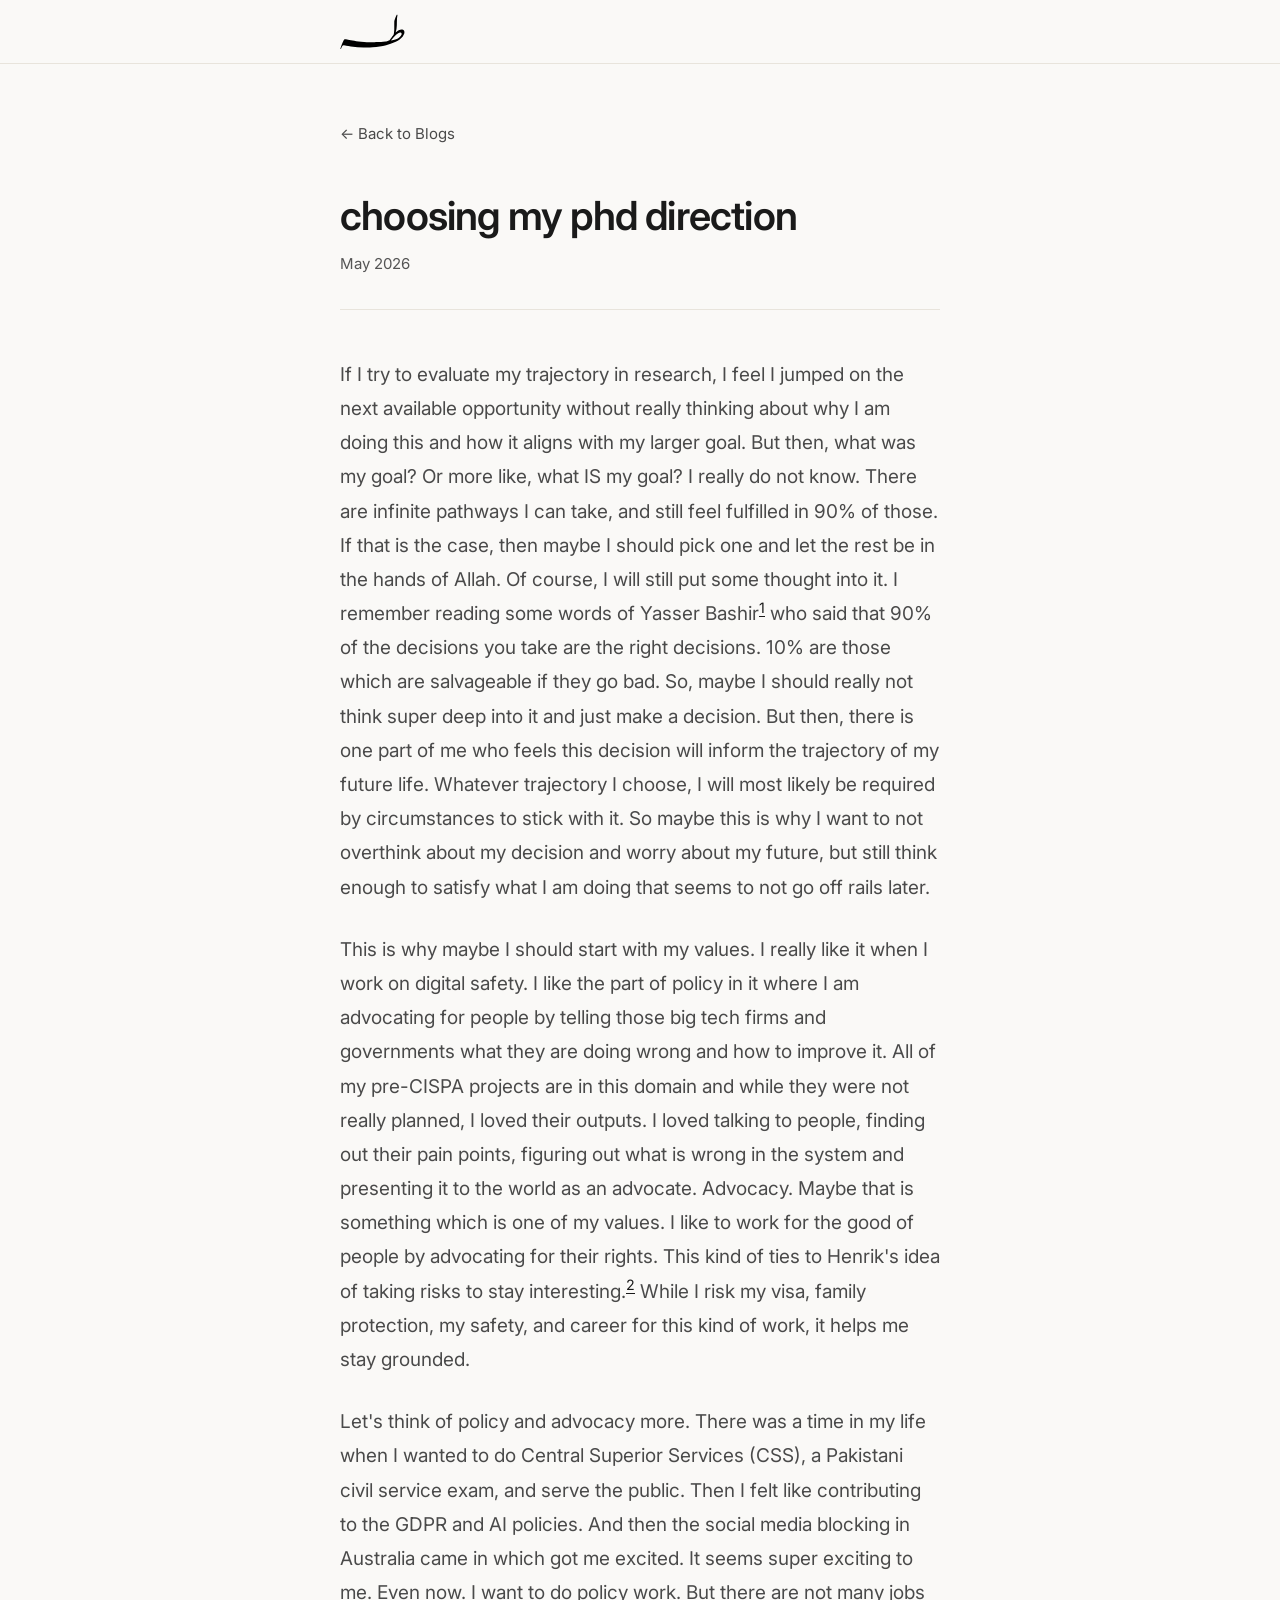
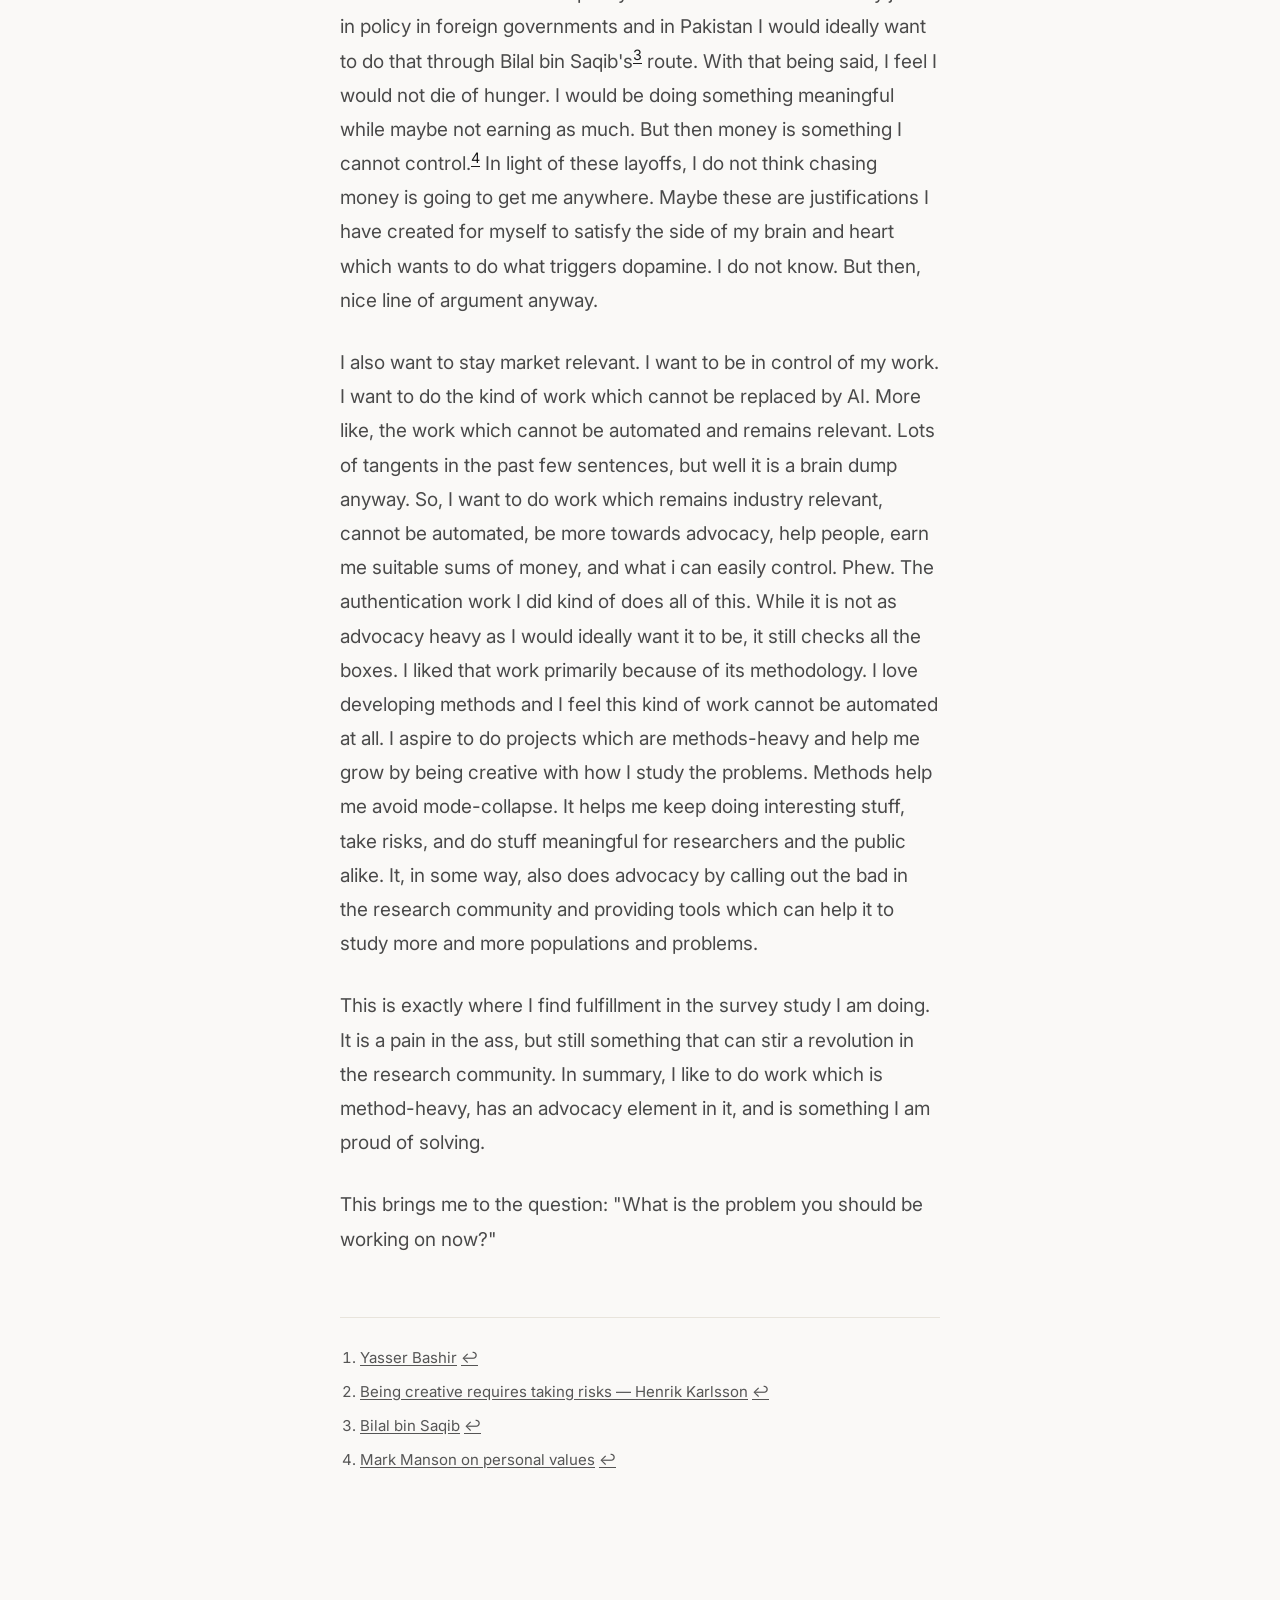
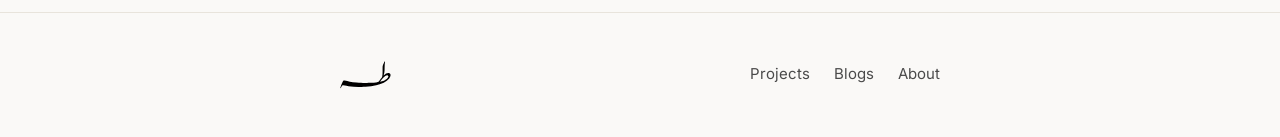
<file: blog-choosing-phd-direction.html>
<!DOCTYPE html>
<html lang="en">
<head>
<meta charset="UTF-8">
<meta name="viewport" content="width=device-width, initial-scale=1.0">
<meta name="description" content="choosing my phd direction – a blog by Taha">
<title>choosing my phd direction – Taha</title>
<link rel="preconnect" href="https://fonts.googleapis.com">
<link rel="preconnect" href="https://fonts.gstatic.com" crossorigin>
<link href="https://fonts.googleapis.com/css2?family=Inter:wght@300;400;500;600;700&display=swap" rel="stylesheet">
<style>
  *, *::before, *::after { box-sizing: border-box; margin: 0; padding: 0; }

  :root {
    --bg: #faf9f7;
    --surface: #ffffff;
    --text: #1a1a1a;
    --muted: #4a4a4a;
    --subtle: #555555;
    --border: #e8e4dc;
    --tag-bg: #f0ede8;
    --nav-height: 64px;
    --max-w: 680px;
  }

  @media (prefers-reduced-motion: no-preference) { html { scroll-behavior: smooth; } }

  body {
    font-family: 'Inter', sans-serif;
    background: var(--bg);
    color: var(--text);
    font-size: 1rem;
    line-height: 1.65;
    -webkit-font-smoothing: antialiased;
  }

  /* NAV */
  nav {
    position: fixed;
    top: 0; left: 0; right: 0;
    z-index: 100;
    height: var(--nav-height);
    background: rgba(250,249,247,0.92);
    backdrop-filter: blur(12px);
    -webkit-backdrop-filter: blur(12px);
    border-bottom: 1px solid var(--border);
  }

  .nav-inner {
    max-width: var(--max-w);
    margin: 0 auto;
    padding: 0 40px;
    height: 100%;
    display: flex;
    align-items: center;
  }

  .nav-logo img { height: 36px; width: auto; display: block; }
  /* LAYOUT */
  main { padding-top: var(--nav-height); }
  .container { max-width: var(--max-w); margin: 0 auto; padding: 0 40px; }

  /* BACK LINK */
  .back-link {
    display: inline-flex;
    align-items: center;
    gap: 6px;
    font-size: 0.9375rem;
    color: var(--muted);
    text-decoration: none;
    margin-bottom: 48px;
    transition: color 0.2s;
    margin-top: 60px;
    display: block;
  }
  .back-link:hover { color: var(--text); }

  /* POST HEADER */
  .post-header { margin-bottom: 48px; border-bottom: 1px solid var(--border); padding-bottom: 32px; }

  .post-title {
    font-size: clamp(1.75rem, 5vw, 2.5rem);
    font-weight: 600;
    line-height: 1.2;
    letter-spacing: -0.02em;
    color: var(--text);
    margin-bottom: 12px;
  }

  .post-date {
    font-size: 0.9375rem;
    color: var(--subtle);
  }

  /* POST BODY */
  .post-body { padding: 0 0 60px; }

  .post-body p {
    font-size: 1.1875rem;
    line-height: 1.8;
    color: var(--muted);
    margin-bottom: 28px;
  }
  .post-body p:last-child { margin-bottom: 0; }

  sup {
    font-size: 0.75em;
    color: var(--subtle);
    vertical-align: super;
    line-height: 0;
  }

  sup a {
    color: var(--subtle);
    text-decoration: none;
  }
  sup a:hover { color: var(--text); }

  /* FOOTNOTES */
  .footnotes {
    margin-top: 60px;
    padding-top: 28px;
    border-top: 1px solid var(--border);
    padding-bottom: 80px;
  }

  .footnotes ol {
    list-style: decimal;
    padding-left: 20px;
    display: flex;
    flex-direction: column;
    gap: 10px;
  }

  .footnotes li {
    font-size: 0.9375rem;
    color: var(--subtle);
    line-height: 1.6;
  }

  .footnotes li a {
    color: var(--subtle);
    text-underline-offset: 2px;
  }
  .footnotes li a:hover { color: var(--text); }

  /* FOOTER */
  footer { padding: 40px 0; border-top: 1px solid var(--border); }

  .footer-inner {
    display: flex;
    align-items: center;
    justify-content: space-between;
  }

  .footer-logo img { height: 28px; width: auto; display: block; }

  .footer-links { display: flex; gap: 24px; list-style: none; }
  .footer-links a {
    text-decoration: none;
    color: var(--muted);
    font-size: 0.9375rem;
    transition: color 0.2s;
  }
  .footer-links a:hover { color: var(--text); }

  /* RESPONSIVE */
  @media (max-width: 700px) {
    .nav-inner { padding: 0 20px; }
    .container { padding: 0 20px; }
    .footer-inner { flex-direction: column; gap: 20px; align-items: flex-start; }
  }

  /* ── ACCESSIBILITY ── */
  :root { --focus: #1a4fd6; }
  :focus-visible { outline: 3px solid var(--focus); outline-offset: 3px; border-radius: 3px; }
  .skip-link {
    position: absolute; left: 12px; top: -64px; z-index: 200;
    background: var(--text); color: var(--bg);
    padding: 10px 16px; border-radius: 6px;
    font-size: 0.9375rem; text-decoration: none;
  }
  .skip-link:focus { top: 12px; }
  main:focus { outline: none; }
  .nav-logo, .footer-logo { display: inline-flex; align-items: center; min-height: 44px; }
  .back-link { display: flex; width: fit-content; align-items: center; min-height: 44px; margin-top: 48px; margin-bottom: 36px; }
  .footer-links a { display: inline-flex; align-items: center; min-height: 44px; }
  .post-body p a { color: var(--text); text-decoration: underline; text-decoration-color: currentColor; text-underline-offset: 3px; }
  .post-body sup a { padding: 10px 6px; margin: -10px -6px; }
  @media (prefers-reduced-motion: reduce) {
    *, *::before, *::after { transition-duration: 0.01ms !important; animation-duration: 0.01ms !important; scroll-behavior: auto !important; }
    .btn:hover { transform: none; }
  }
</style>
</head>
<body>

<a class="skip-link" href="#main">Skip to content</a>

<nav>
  <div class="nav-inner">
    <a class="nav-logo" href="index.html">
      <img src="images/logo.svg" alt="Taha – home">
    </a>
  </div>
</nav>

<main id="main" tabindex="-1">
  <div class="container">

    <a class="back-link" href="index.html#blog">← Back to Blogs</a>

    <div class="post-header">
      <h1 class="post-title">choosing my phd direction</h1>
      <p class="post-date">May 2026</p>
    </div>

    <div class="post-body">
      <p>If I try to evaluate my trajectory in research, I feel I jumped on the next available opportunity without really thinking about why I am doing this and how it aligns with my larger goal. But then, what was my goal? Or more like, what IS my goal? I really do not know. There are infinite pathways I can take, and still feel fulfilled in 90% of those. If that is the case, then maybe I should pick one and let the rest be in the hands of Allah. Of course, I will still put some thought into it. I remember reading some words of Yasser Bashir<sup><a href="#fn1" id="ref1" role="doc-noteref" aria-label="Footnote 1">1</a></sup> who said that 90% of the decisions you take are the right decisions. 10% are those which are salvageable if they go bad. So, maybe I should really not think super deep into it and just make a decision. But then, there is one part of me who feels this decision will inform the trajectory of my future life. Whatever trajectory I choose, I will most likely be required by circumstances to stick with it. So maybe this is why I want to not overthink about my decision and worry about my future, but still think enough to satisfy what I am doing that seems to not go off rails later.</p>

      <p>This is why maybe I should start with my values. I really like it when I work on digital safety. I like the part of policy in it where I am advocating for people by telling those big tech firms and governments what they are doing wrong and how to improve it. All of my pre-CISPA projects are in this domain and while they were not really planned, I loved their outputs. I loved talking to people, finding out their pain points, figuring out what is wrong in the system and presenting it to the world as an advocate. Advocacy. Maybe that is something which is one of my values. I like to work for the good of people by advocating for their rights. This kind of ties to Henrik's idea of taking risks to stay interesting.<sup><a href="#fn2" id="ref2" role="doc-noteref" aria-label="Footnote 2">2</a></sup> While I risk my visa, family protection, my safety, and career for this kind of work, it helps me stay grounded.</p>

      <p>Let's think of policy and advocacy more. There was a time in my life when I wanted to do Central Superior Services (CSS), a Pakistani civil service exam, and serve the public. Then I felt like contributing to the GDPR and AI policies. And then the social media blocking in Australia came in which got me excited. It seems super exciting to me. Even now. I want to do policy work. But there are not many jobs in policy in foreign governments and in Pakistan I would ideally want to do that through Bilal bin Saqib's<sup><a href="#fn3" id="ref3" role="doc-noteref" aria-label="Footnote 3">3</a></sup> route. With that being said, I feel I would not die of hunger. I would be doing something meaningful while maybe not earning as much. But then money is something I cannot control.<sup><a href="#fn4" id="ref4" role="doc-noteref" aria-label="Footnote 4">4</a></sup> In light of these layoffs, I do not think chasing money is going to get me anywhere. Maybe these are justifications I have created for myself to satisfy the side of my brain and heart which wants to do what triggers dopamine. I do not know. But then, nice line of argument anyway.</p>

      <p>I also want to stay market relevant. I want to be in control of my work. I want to do the kind of work which cannot be replaced by AI. More like, the work which cannot be automated and remains relevant. Lots of tangents in the past few sentences, but well it is a brain dump anyway. So, I want to do work which remains industry relevant, cannot be automated, be more towards advocacy, help people, earn me suitable sums of money, and what i can easily control. Phew. The authentication work I did kind of does all of this. While it is not as advocacy heavy as I would ideally want it to be, it still checks all the boxes. I liked that work primarily because of its methodology. I love developing methods and I feel this kind of work cannot be automated at all. I aspire to do projects which are methods-heavy and help me grow by being creative with how I study the problems. Methods help me avoid mode-collapse. It helps me keep doing interesting stuff, take risks, and do stuff meaningful for researchers and the public alike. It, in some way, also does advocacy by calling out the bad in the research community and providing tools which can help it to study more and more populations and problems.</p>

      <p>This is exactly where I find fulfillment in the survey study I am doing. It is a pain in the ass, but still something that can stir a revolution in the research community. In summary, I like to do work which is method-heavy, has an advocacy element in it, and is something I am proud of solving.</p>

      <p>This brings me to the question: "What is the problem you should be working on now?"</p>

      <div class="footnotes" role="doc-endnotes" aria-label="Footnotes">
        <ol>
          <li id="fn1" role="doc-endnote"><a href="https://yasser.ai/" target="_blank" rel="noopener">Yasser Bashir</a> <a href="#ref1" role="doc-backlink" aria-label="Back to reference 1">↩</a></li>
          <li id="fn2" role="doc-endnote"><a href="https://open.substack.com/pub/escapingflatland/p/being-creative-requires-taking-risks?r=894tv&utm_campaign=post-expanded-share&utm_medium=web" target="_blank" rel="noopener">Being creative requires taking risks — Henrik Karlsson</a> <a href="#ref2" role="doc-backlink" aria-label="Back to reference 2">↩</a></li>
          <li id="fn3" role="doc-endnote"><a href="https://www.bilalbinsaqib.com/" target="_blank" rel="noopener">Bilal bin Saqib</a> <a href="#ref3" role="doc-backlink" aria-label="Back to reference 3">↩</a></li>
          <li id="fn4" role="doc-endnote"><a href="https://markmanson.net/personal-values" target="_blank" rel="noopener">Mark Manson on personal values</a> <a href="#ref4" role="doc-backlink" aria-label="Back to reference 4">↩</a></li>
        </ol>
      </div>
    </div>

  </div>
</main>

<!-- FOOTER -->
<footer>
  <div class="container">
    <div class="footer-inner">
      <a class="footer-logo" href="index.html">
        <img src="images/logo.svg" alt="Taha – home">
      </a>
      <ul class="footer-links">
        <li><a href="index.html#projects">Projects</a></li>
        <li><a href="index.html#blog">Blogs</a></li>
        <li><a href="index.html">About</a></li>
      </ul>
    </div>
  </div>
</footer>

<script>
</script>

</body>
</html>
</file>
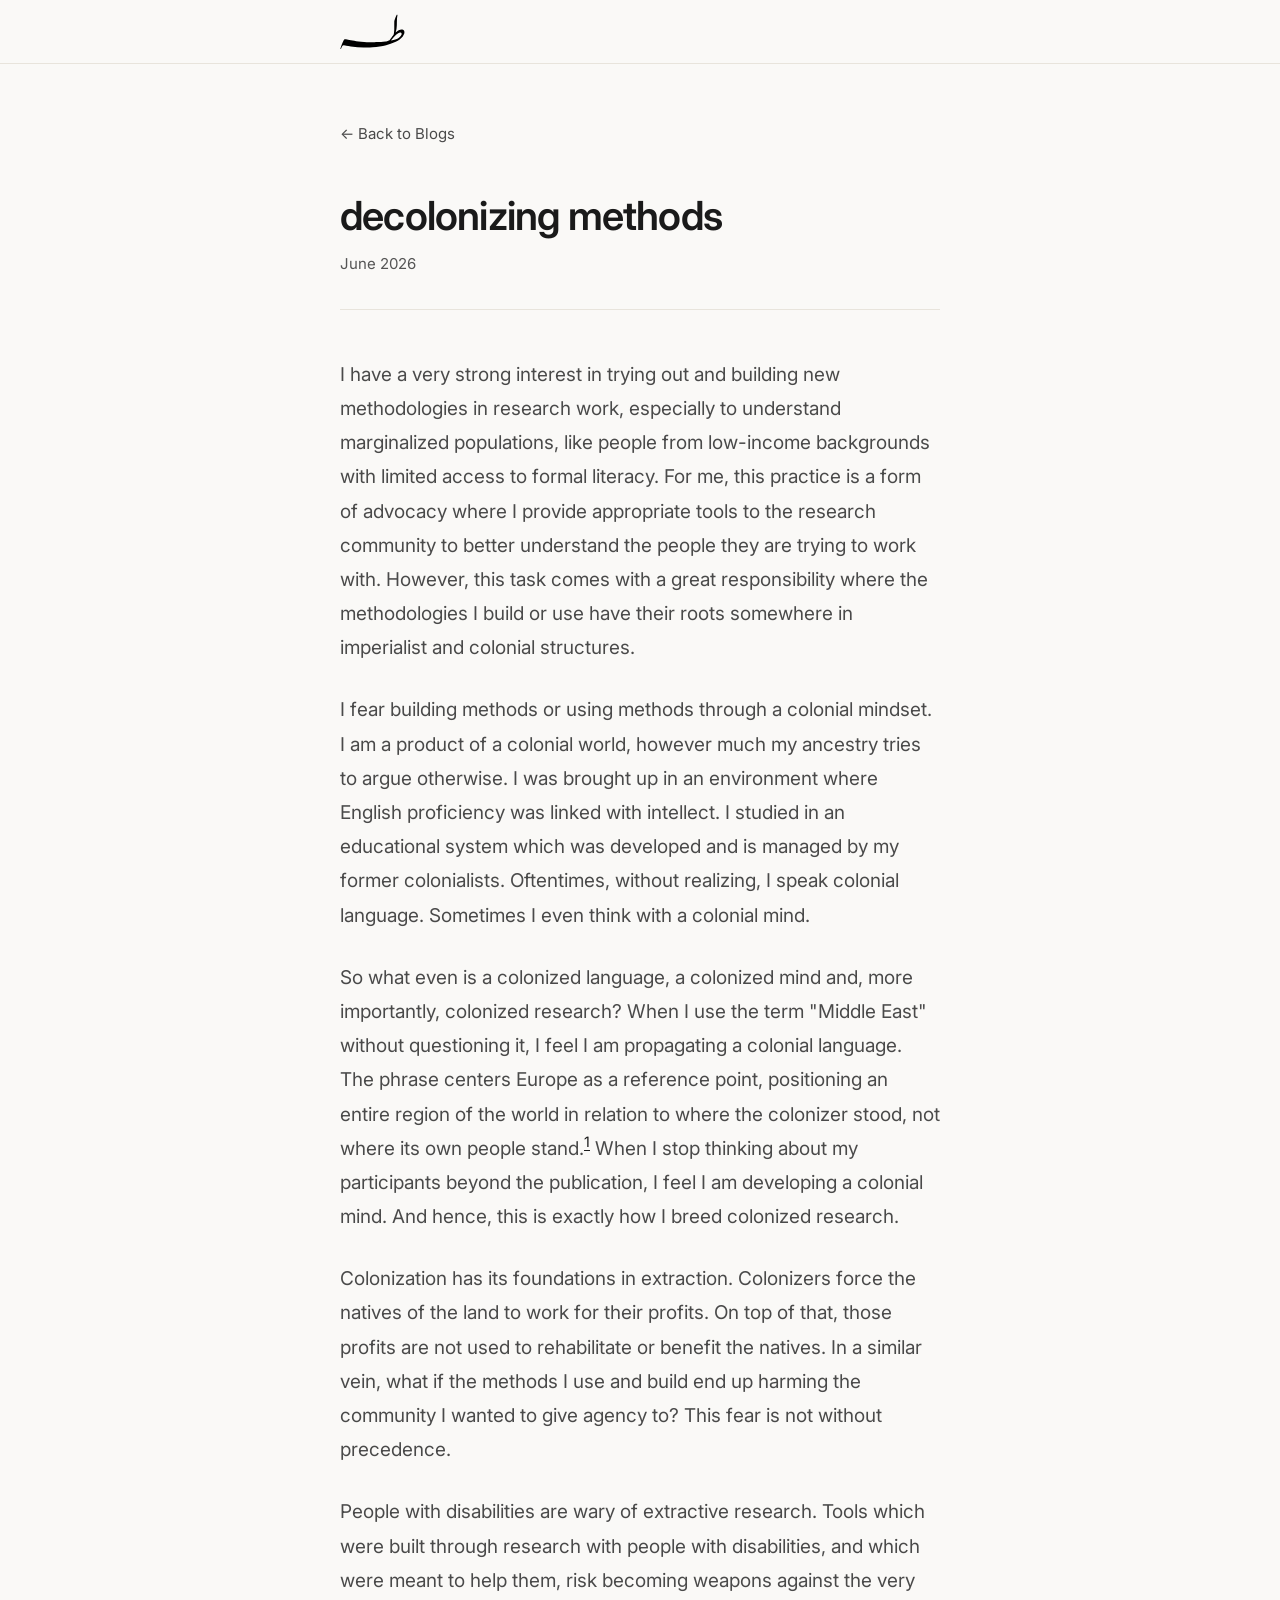
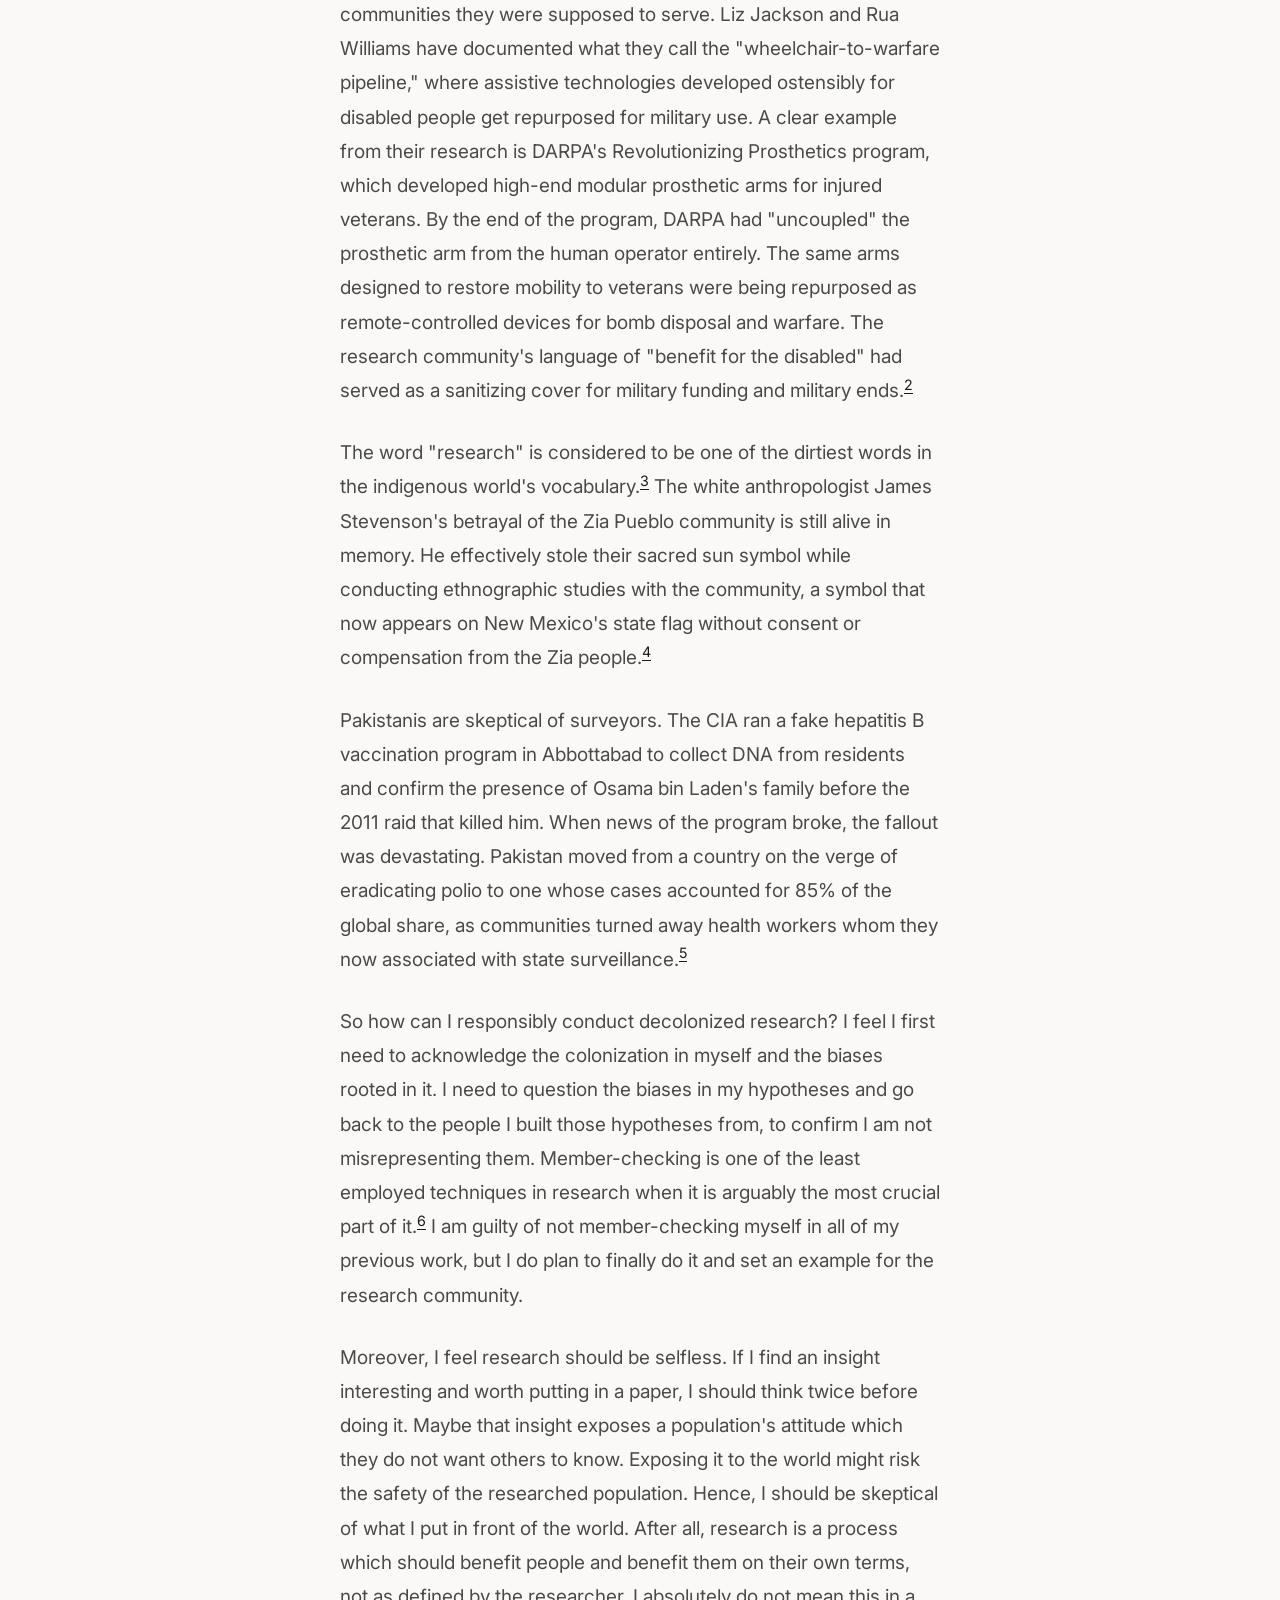
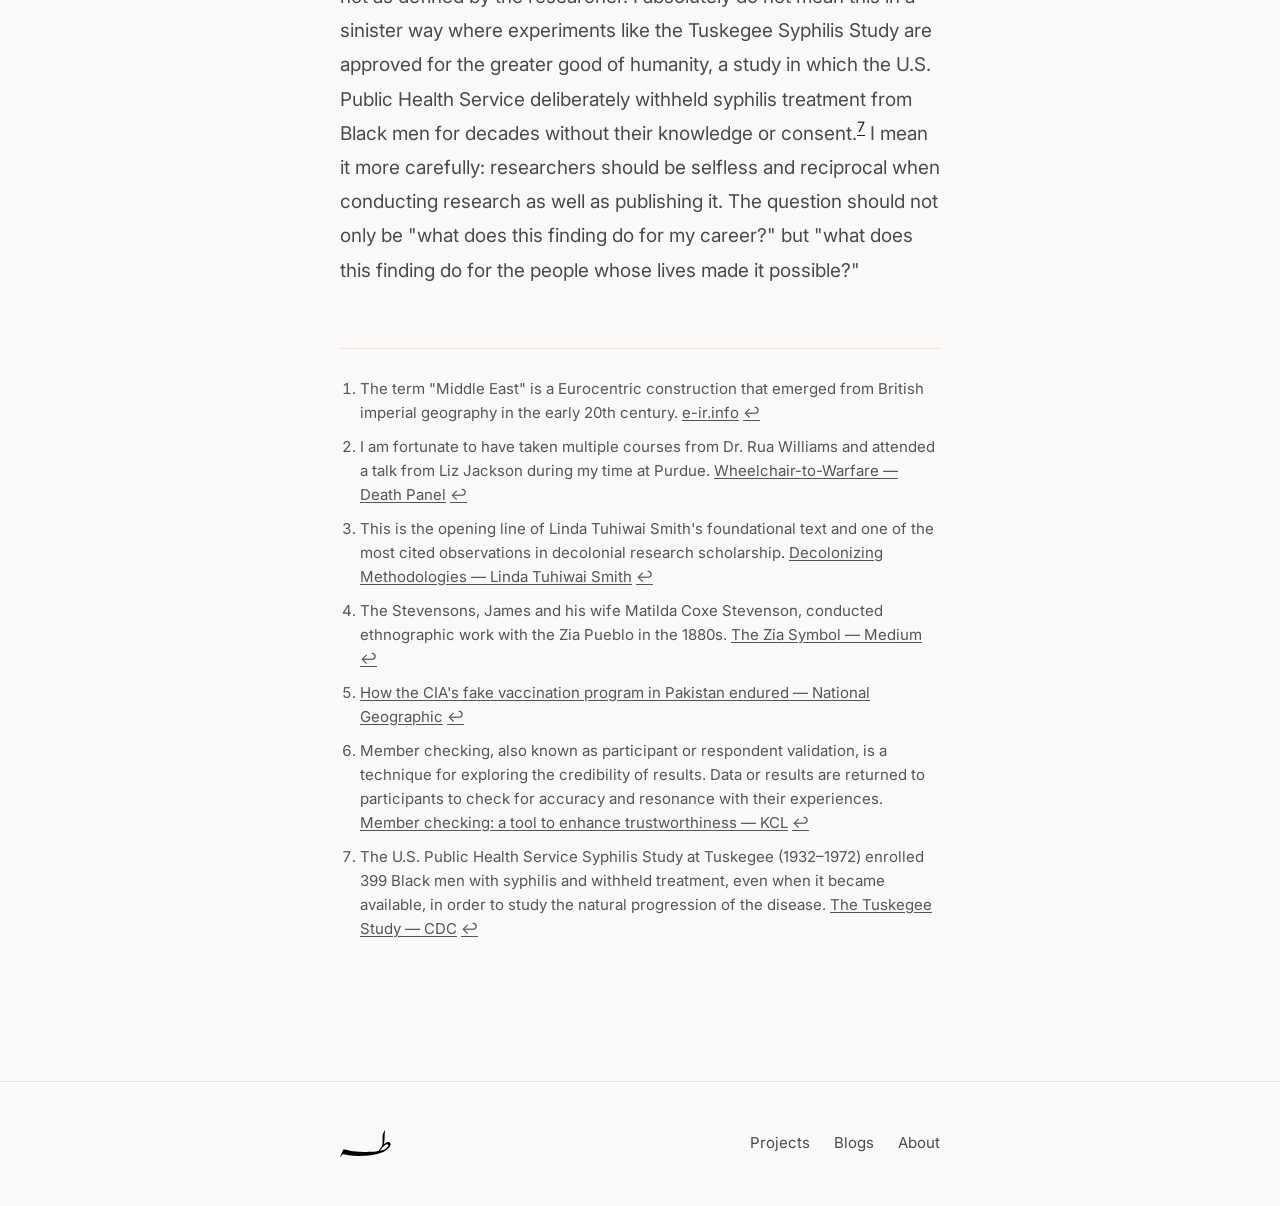
<file: blog-decolonizing-methods.html>
<!DOCTYPE html>
<html lang="en">
<head>
<meta charset="UTF-8">
<meta name="viewport" content="width=device-width, initial-scale=1.0">
<meta name="description" content="decolonizing methods – a blog by Taha">
<title>decolonizing methods – Taha</title>
<link rel="preconnect" href="https://fonts.googleapis.com">
<link rel="preconnect" href="https://fonts.gstatic.com" crossorigin>
<link href="https://fonts.googleapis.com/css2?family=Inter:wght@300;400;500;600;700&display=swap" rel="stylesheet">
<style>
  *, *::before, *::after { box-sizing: border-box; margin: 0; padding: 0; }

  :root {
    --bg: #faf9f7;
    --surface: #ffffff;
    --text: #1a1a1a;
    --muted: #4a4a4a;
    --subtle: #555555;
    --border: #e8e4dc;
    --tag-bg: #f0ede8;
    --nav-height: 64px;
    --max-w: 680px;
  }

  @media (prefers-reduced-motion: no-preference) { html { scroll-behavior: smooth; } }

  body {
    font-family: 'Inter', sans-serif;
    background: var(--bg);
    color: var(--text);
    font-size: 1rem;
    line-height: 1.65;
    -webkit-font-smoothing: antialiased;
  }

  /* NAV */
  nav {
    position: fixed;
    top: 0; left: 0; right: 0;
    z-index: 100;
    height: var(--nav-height);
    background: rgba(250,249,247,0.92);
    backdrop-filter: blur(12px);
    -webkit-backdrop-filter: blur(12px);
    border-bottom: 1px solid var(--border);
  }

  .nav-inner {
    max-width: var(--max-w);
    margin: 0 auto;
    padding: 0 40px;
    height: 100%;
    display: flex;
    align-items: center;
  }

  .nav-logo img { height: 36px; width: auto; display: block; }
  /* LAYOUT */
  main { padding-top: var(--nav-height); }
  .container { max-width: var(--max-w); margin: 0 auto; padding: 0 40px; }

  /* BACK LINK */
  .back-link {
    display: block;
    font-size: 0.9375rem;
    color: var(--muted);
    text-decoration: none;
    margin-top: 60px;
    margin-bottom: 48px;
    transition: color 0.2s;
  }
  .back-link:hover { color: var(--text); }

  /* POST HEADER */
  .post-header { margin-bottom: 48px; border-bottom: 1px solid var(--border); padding-bottom: 32px; }

  .post-title {
    font-size: clamp(1.75rem, 5vw, 2.5rem);
    font-weight: 600;
    line-height: 1.2;
    letter-spacing: -0.02em;
    color: var(--text);
    margin-bottom: 12px;
  }

  .post-date {
    font-size: 0.9375rem;
    color: var(--subtle);
  }

  /* POST BODY */
  .post-body { padding: 0 0 60px; }

  .post-body p {
    font-size: 1.1875rem;
    line-height: 1.8;
    color: var(--muted);
    margin-bottom: 28px;
  }
  .post-body p:last-child { margin-bottom: 0; }

  sup {
    font-size: 0.75em;
    color: var(--subtle);
    vertical-align: super;
    line-height: 0;
  }
  sup a {
    color: var(--subtle);
    text-decoration: none;
  }
  sup a:hover { color: var(--text); }

  /* FOOTNOTES */
  .footnotes {
    margin-top: 60px;
    padding-top: 28px;
    border-top: 1px solid var(--border);
    padding-bottom: 80px;
  }

  .footnotes ol {
    list-style: decimal;
    padding-left: 20px;
    display: flex;
    flex-direction: column;
    gap: 10px;
  }

  .footnotes li {
    font-size: 0.9375rem;
    color: var(--subtle);
    line-height: 1.6;
  }

  .footnotes li a {
    color: var(--subtle);
    text-underline-offset: 2px;
  }
  .footnotes li a:hover { color: var(--text); }

  /* FOOTER */
  footer { padding: 40px 0; border-top: 1px solid var(--border); }

  .footer-inner {
    display: flex;
    align-items: center;
    justify-content: space-between;
  }

  .footer-logo img { height: 28px; width: auto; display: block; }

  .footer-links { display: flex; gap: 24px; list-style: none; }
  .footer-links a {
    text-decoration: none;
    color: var(--muted);
    font-size: 0.9375rem;
    transition: color 0.2s;
  }
  .footer-links a:hover { color: var(--text); }

  /* RESPONSIVE */
  @media (max-width: 700px) {
    .nav-inner { padding: 0 20px; }
    .container { padding: 0 20px; }
    .footer-inner { flex-direction: column; gap: 20px; align-items: flex-start; }
  }

  /* ── ACCESSIBILITY ── */
  :root { --focus: #1a4fd6; }
  :focus-visible { outline: 3px solid var(--focus); outline-offset: 3px; border-radius: 3px; }
  .skip-link {
    position: absolute; left: 12px; top: -64px; z-index: 200;
    background: var(--text); color: var(--bg);
    padding: 10px 16px; border-radius: 6px;
    font-size: 0.9375rem; text-decoration: none;
  }
  .skip-link:focus { top: 12px; }
  main:focus { outline: none; }
  .nav-logo, .footer-logo { display: inline-flex; align-items: center; min-height: 44px; }
  .back-link { display: flex; width: fit-content; align-items: center; min-height: 44px; margin-top: 48px; margin-bottom: 36px; }
  .footer-links a { display: inline-flex; align-items: center; min-height: 44px; }
  .post-body p a { color: var(--text); text-decoration: underline; text-decoration-color: currentColor; text-underline-offset: 3px; }
  .post-body sup a { padding: 10px 6px; margin: -10px -6px; }
  @media (prefers-reduced-motion: reduce) {
    *, *::before, *::after { transition-duration: 0.01ms !important; animation-duration: 0.01ms !important; scroll-behavior: auto !important; }
    .btn:hover { transform: none; }
  }
</style>
</head>
<body>

<a class="skip-link" href="#main">Skip to content</a>

<nav>
  <div class="nav-inner">
    <a class="nav-logo" href="index.html">
      <img src="images/logo.svg" alt="Taha – home">
    </a>
  </div>
</nav>

<main id="main" tabindex="-1">
  <div class="container">

    <a class="back-link" href="index.html#blog">← Back to Blogs</a>

    <div class="post-header">
      <h1 class="post-title">decolonizing methods</h1>
      <p class="post-date">June 2026</p>
    </div>

    <div class="post-body">
      <p>I have a very strong interest in trying out and building new methodologies in research work, especially to understand marginalized populations, like people from low-income backgrounds with limited access to formal literacy. For me, this practice is a form of advocacy where I provide appropriate tools to the research community to better understand the people they are trying to work with. However, this task comes with a great responsibility where the methodologies I build or use have their roots somewhere in imperialist and colonial structures.</p>

      <p>I fear building methods or using methods through a colonial mindset. I am a product of a colonial world, however much my ancestry tries to argue otherwise. I was brought up in an environment where English proficiency was linked with intellect. I studied in an educational system which was developed and is managed by my former colonialists. Oftentimes, without realizing, I speak colonial language. Sometimes I even think with a colonial mind.</p>

      <p>So what even is a colonized language, a colonized mind and, more importantly, colonized research? When I use the term "Middle East" without questioning it, I feel I am propagating a colonial language. The phrase centers Europe as a reference point, positioning an entire region of the world in relation to where the colonizer stood, not where its own people stand.<sup><a href="#fn1" id="ref1" role="doc-noteref" aria-label="Footnote 1">1</a></sup> When I stop thinking about my participants beyond the publication, I feel I am developing a colonial mind. And hence, this is exactly how I breed colonized research.</p>

      <p>Colonization has its foundations in extraction. Colonizers force the natives of the land to work for their profits. On top of that, those profits are not used to rehabilitate or benefit the natives. In a similar vein, what if the methods I use and build end up harming the community I wanted to give agency to? This fear is not without precedence.</p>

      <p>People with disabilities are wary of extractive research. Tools which were built through research with people with disabilities, and which were meant to help them, risk becoming weapons against the very communities they were supposed to serve. Liz Jackson and Rua Williams have documented what they call the "wheelchair-to-warfare pipeline," where assistive technologies developed ostensibly for disabled people get repurposed for military use. A clear example from their research is DARPA's Revolutionizing Prosthetics program, which developed high-end modular prosthetic arms for injured veterans. By the end of the program, DARPA had "uncoupled" the prosthetic arm from the human operator entirely. The same arms designed to restore mobility to veterans were being repurposed as remote-controlled devices for bomb disposal and warfare. The research community's language of "benefit for the disabled" had served as a sanitizing cover for military funding and military ends.<sup><a href="#fn2" id="ref2" role="doc-noteref" aria-label="Footnote 2">2</a></sup></p>

      <p>The word "research" is considered to be one of the dirtiest words in the indigenous world's vocabulary.<sup><a href="#fn3" id="ref3" role="doc-noteref" aria-label="Footnote 3">3</a></sup> The white anthropologist James Stevenson's betrayal of the Zia Pueblo community is still alive in memory. He effectively stole their sacred sun symbol while conducting ethnographic studies with the community, a symbol that now appears on New Mexico's state flag without consent or compensation from the Zia people.<sup><a href="#fn4" id="ref4" role="doc-noteref" aria-label="Footnote 4">4</a></sup></p>

      <p>Pakistanis are skeptical of surveyors. The CIA ran a fake hepatitis B vaccination program in Abbottabad to collect DNA from residents and confirm the presence of Osama bin Laden's family before the 2011 raid that killed him. When news of the program broke, the fallout was devastating. Pakistan moved from a country on the verge of eradicating polio to one whose cases accounted for 85% of the global share, as communities turned away health workers whom they now associated with state surveillance.<sup><a href="#fn5" id="ref5" role="doc-noteref" aria-label="Footnote 5">5</a></sup></p>

      <p>So how can I responsibly conduct decolonized research? I feel I first need to acknowledge the colonization in myself and the biases rooted in it. I need to question the biases in my hypotheses and go back to the people I built those hypotheses from, to confirm I am not misrepresenting them. Member-checking is one of the least employed techniques in research when it is arguably the most crucial part of it.<sup><a href="#fn6" id="ref6" role="doc-noteref" aria-label="Footnote 6">6</a></sup> I am guilty of not member-checking myself in all of my previous work, but I do plan to finally do it and set an example for the research community.</p>

      <p>Moreover, I feel research should be selfless. If I find an insight interesting and worth putting in a paper, I should think twice before doing it. Maybe that insight exposes a population's attitude which they do not want others to know. Exposing it to the world might risk the safety of the researched population. Hence, I should be skeptical of what I put in front of the world. After all, research is a process which should benefit people and benefit them on their own terms, not as defined by the researcher. I absolutely do not mean this in a sinister way where experiments like the Tuskegee Syphilis Study are approved for the greater good of humanity, a study in which the U.S. Public Health Service deliberately withheld syphilis treatment from Black men for decades without their knowledge or consent.<sup><a href="#fn7" id="ref7" role="doc-noteref" aria-label="Footnote 7">7</a></sup> I mean it more carefully: researchers should be selfless and reciprocal when conducting research as well as publishing it. The question should not only be "what does this finding do for my career?" but "what does this finding do for the people whose lives made it possible?"</p>

      <div class="footnotes" role="doc-endnotes" aria-label="Footnotes">
        <ol>
          <li id="fn1" role="doc-endnote">The term "Middle East" is a Eurocentric construction that emerged from British imperial geography in the early 20th century. <a href="https://www.e-ir.info/2021/02/25/the-middle-east-an-orientalist-creation/" target="_blank" rel="noopener">e-ir.info</a> <a href="#ref1" role="doc-backlink" aria-label="Back to reference 1">↩</a></li>
          <li id="fn2" role="doc-endnote">I am fortunate to have taken multiple courses from Dr. Rua Williams and attended a talk from Liz Jackson during my time at Purdue. <a href="https://www.deathpanel.net/transcripts/wheelchair-to-warfare" target="_blank" rel="noopener">Wheelchair-to-Warfare — Death Panel</a> <a href="#ref2" role="doc-backlink" aria-label="Back to reference 2">↩</a></li>
          <li id="fn3" role="doc-endnote">This is the opening line of Linda Tuhiwai Smith's foundational text and one of the most cited observations in decolonial research scholarship. <a href="https://www.goodreads.com/en/book/show/225063.Decolonizing_Methodologies" target="_blank" rel="noopener">Decolonizing Methodologies — Linda Tuhiwai Smith</a> <a href="#ref3" role="doc-backlink" aria-label="Back to reference 3">↩</a></li>
          <li id="fn4" role="doc-endnote">The Stevensons, James and his wife Matilda Coxe Stevenson, conducted ethnographic work with the Zia Pueblo in the 1880s. <a href="https://medium.com/@megoizzy/the-zia-symbol-8551605b8b6c" target="_blank" rel="noopener">The Zia Symbol — Medium</a> <a href="#ref4" role="doc-backlink" aria-label="Back to reference 4">↩</a></li>
          <li id="fn5" role="doc-endnote"><a href="https://www.nationalgeographic.com/science/article/150225-polio-pakistan-vaccination-virus-health" target="_blank" rel="noopener">How the CIA's fake vaccination program in Pakistan endured — National Geographic</a> <a href="#ref5" role="doc-backlink" aria-label="Back to reference 5">↩</a></li>
          <li id="fn6" role="doc-endnote">Member checking, also known as participant or respondent validation, is a technique for exploring the credibility of results. Data or results are returned to participants to check for accuracy and resonance with their experiences. <a href="https://kclpure.kcl.ac.uk/ws/portalfiles/portal/52859539/Member_checking_a_tool_BIRT_Accepted_2016_GREEN_AAM.pdf" target="_blank" rel="noopener">Member checking: a tool to enhance trustworthiness — KCL</a> <a href="#ref6" role="doc-backlink" aria-label="Back to reference 6">↩</a></li>
          <li id="fn7" role="doc-endnote">The U.S. Public Health Service Syphilis Study at Tuskegee (1932–1972) enrolled 399 Black men with syphilis and withheld treatment, even when it became available, in order to study the natural progression of the disease. <a href="https://www.cdc.gov/tuskegee/about/index.html" target="_blank" rel="noopener">The Tuskegee Study — CDC</a> <a href="#ref7" role="doc-backlink" aria-label="Back to reference 7">↩</a></li>
        </ol>
      </div>
    </div>

  </div>
</main>

<!-- FOOTER -->
<footer>
  <div class="container">
    <div class="footer-inner">
      <a class="footer-logo" href="index.html">
        <img src="images/logo.svg" alt="Taha – home">
      </a>
      <ul class="footer-links">
        <li><a href="index.html#projects">Projects</a></li>
        <li><a href="index.html#blog">Blogs</a></li>
        <li><a href="index.html">About</a></li>
      </ul>
    </div>
  </div>
</footer>

<script>
</script>

</body>
</html>
</file>
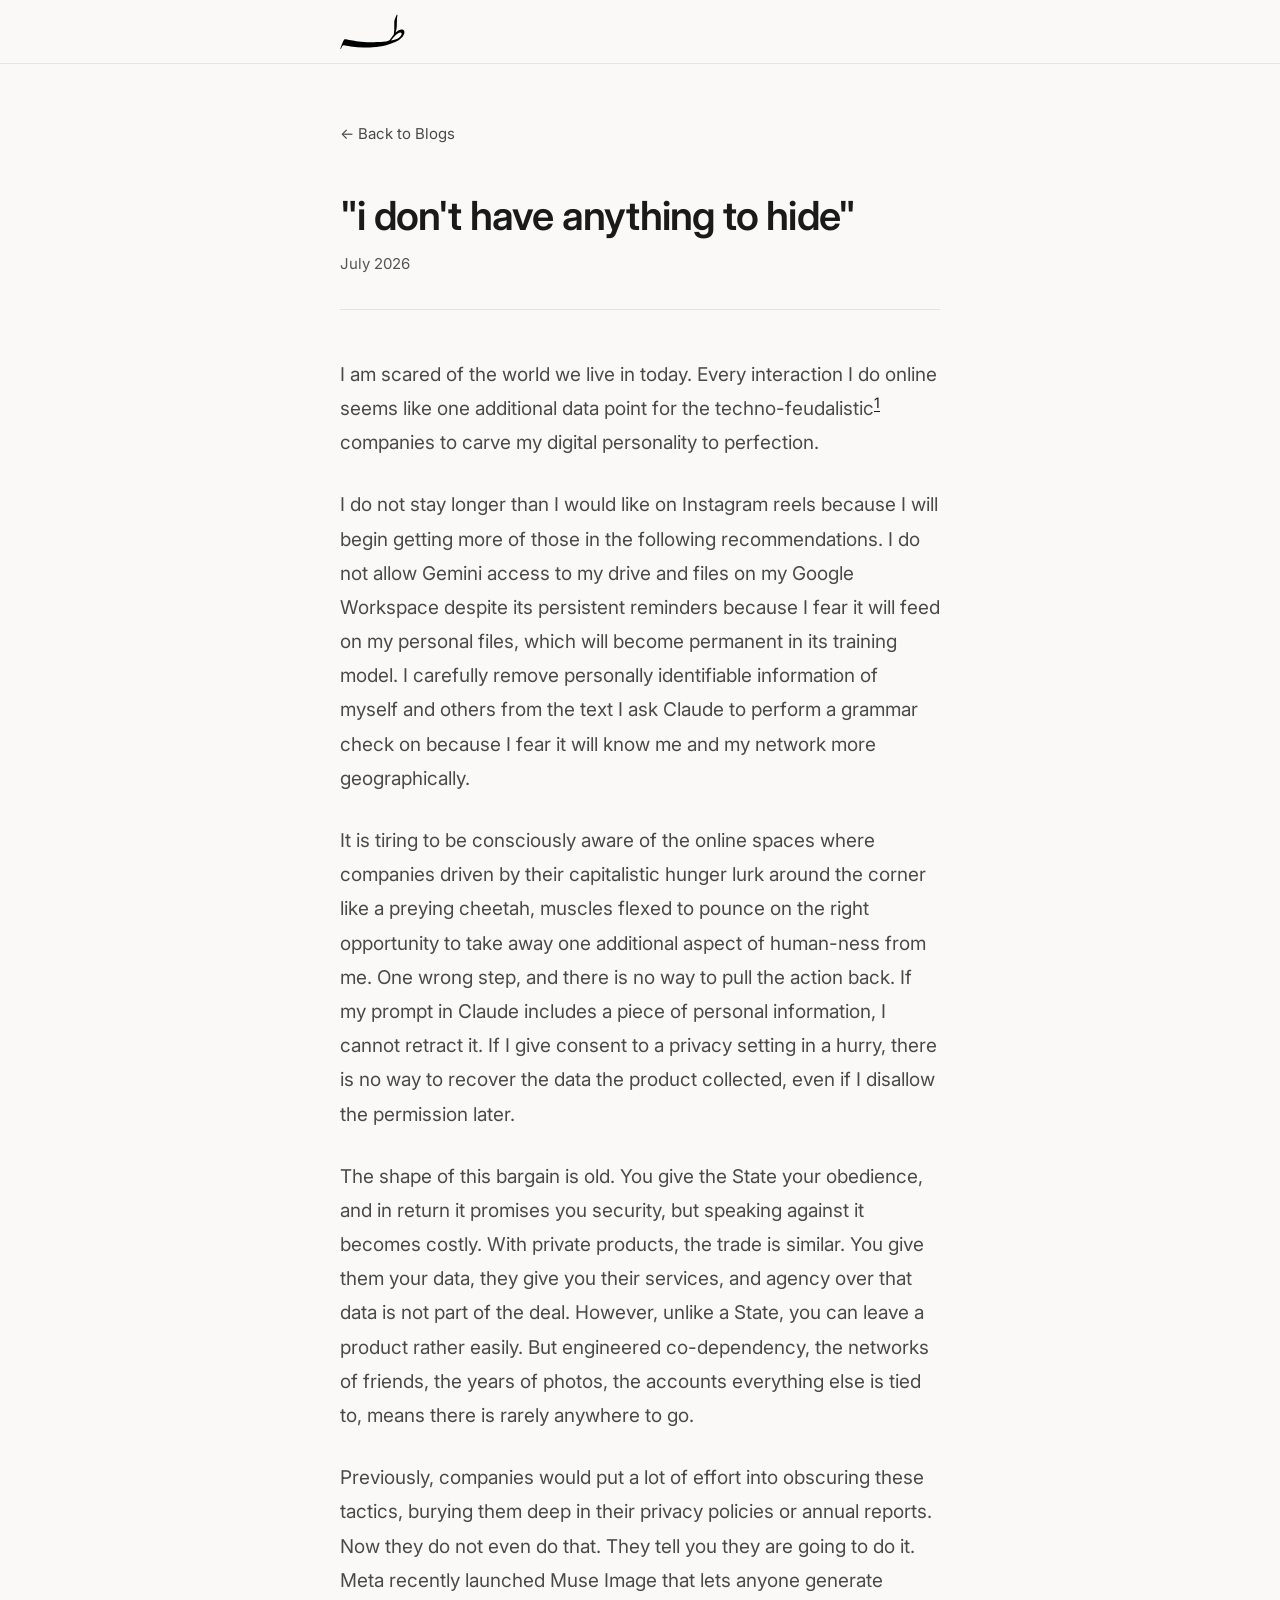
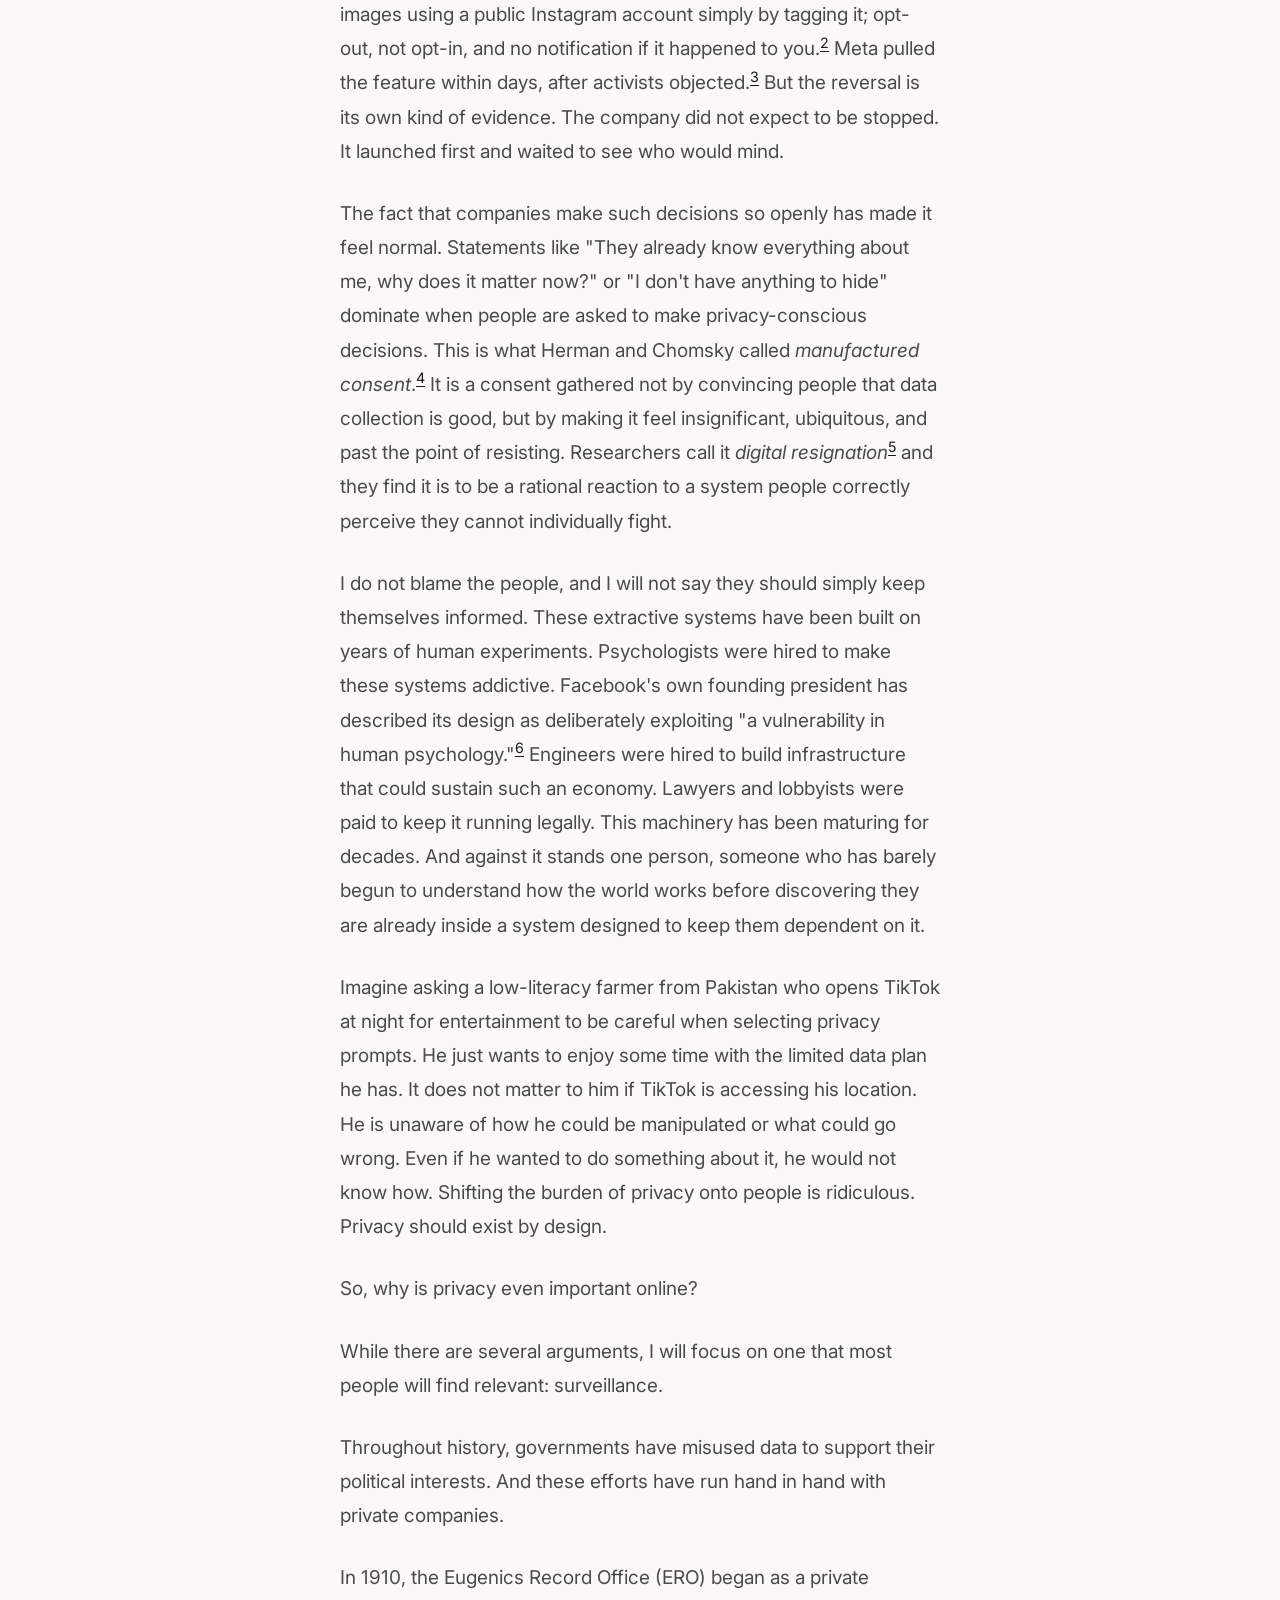
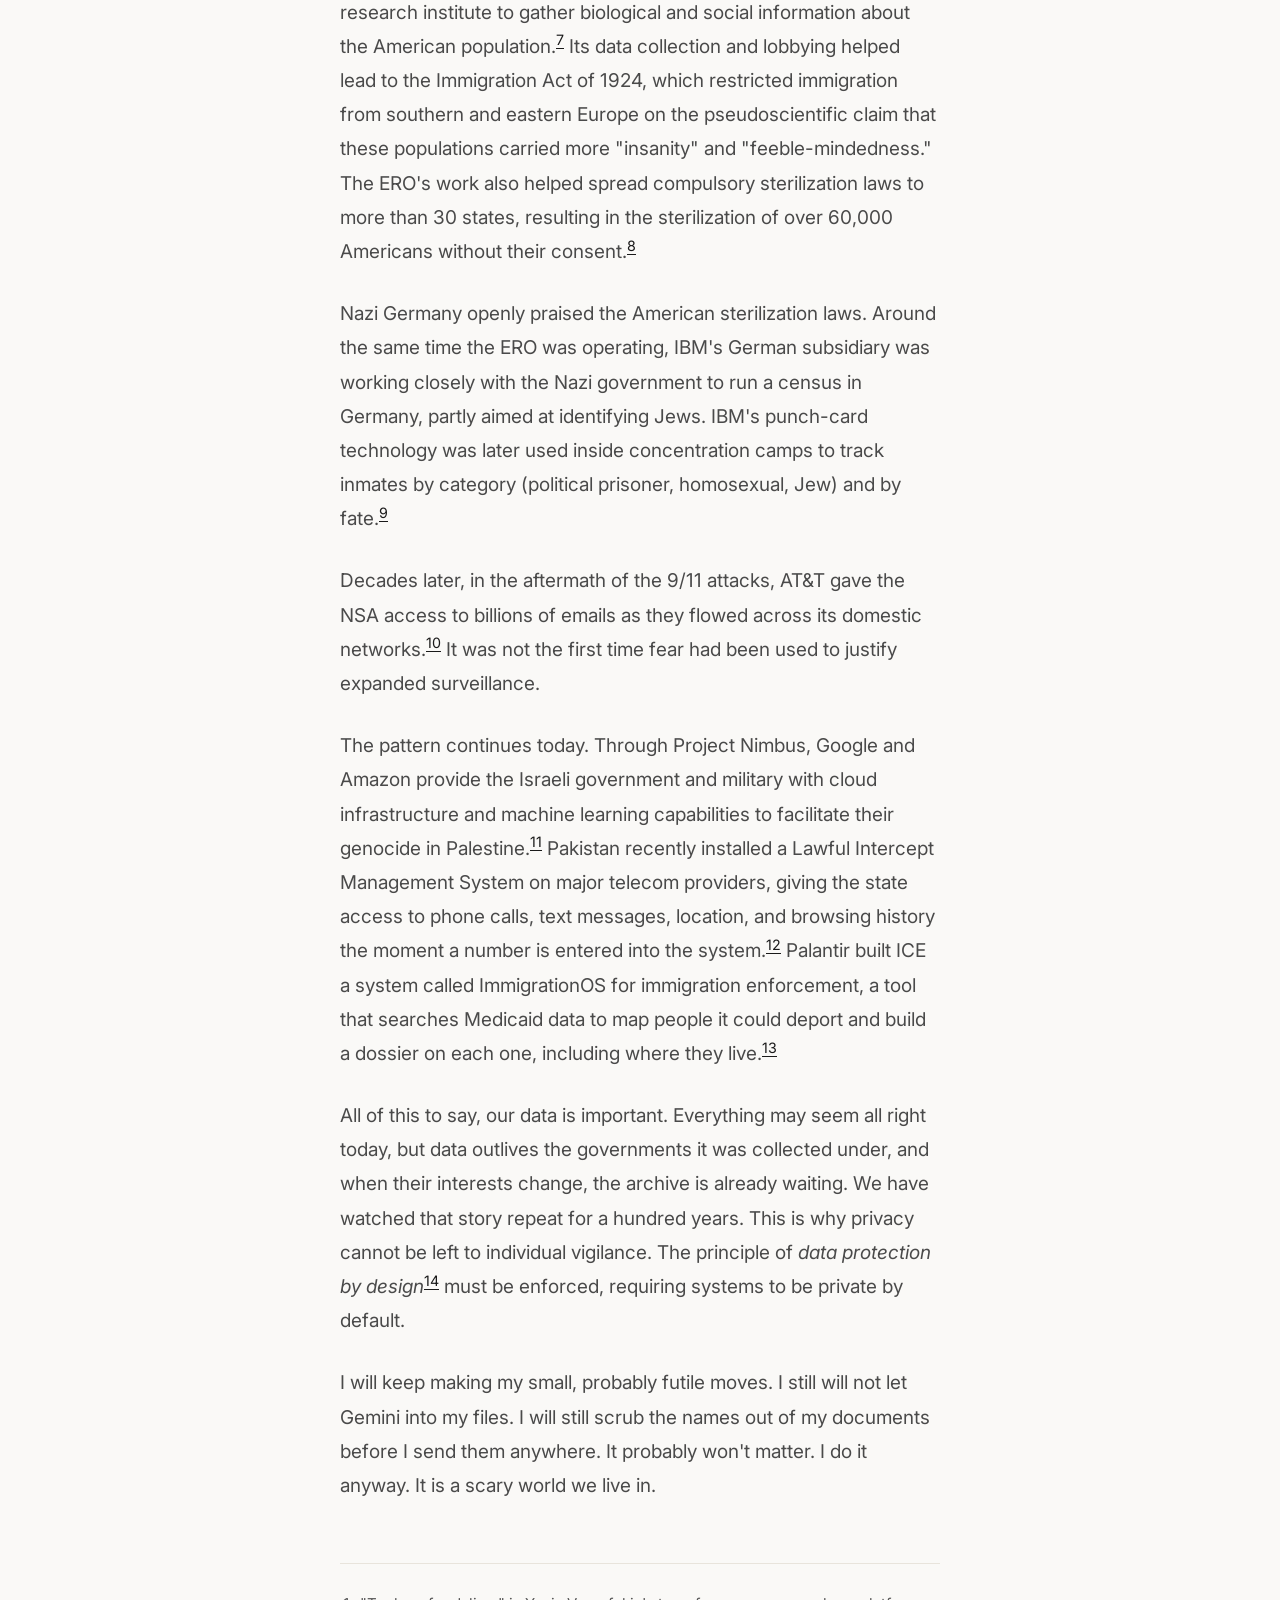
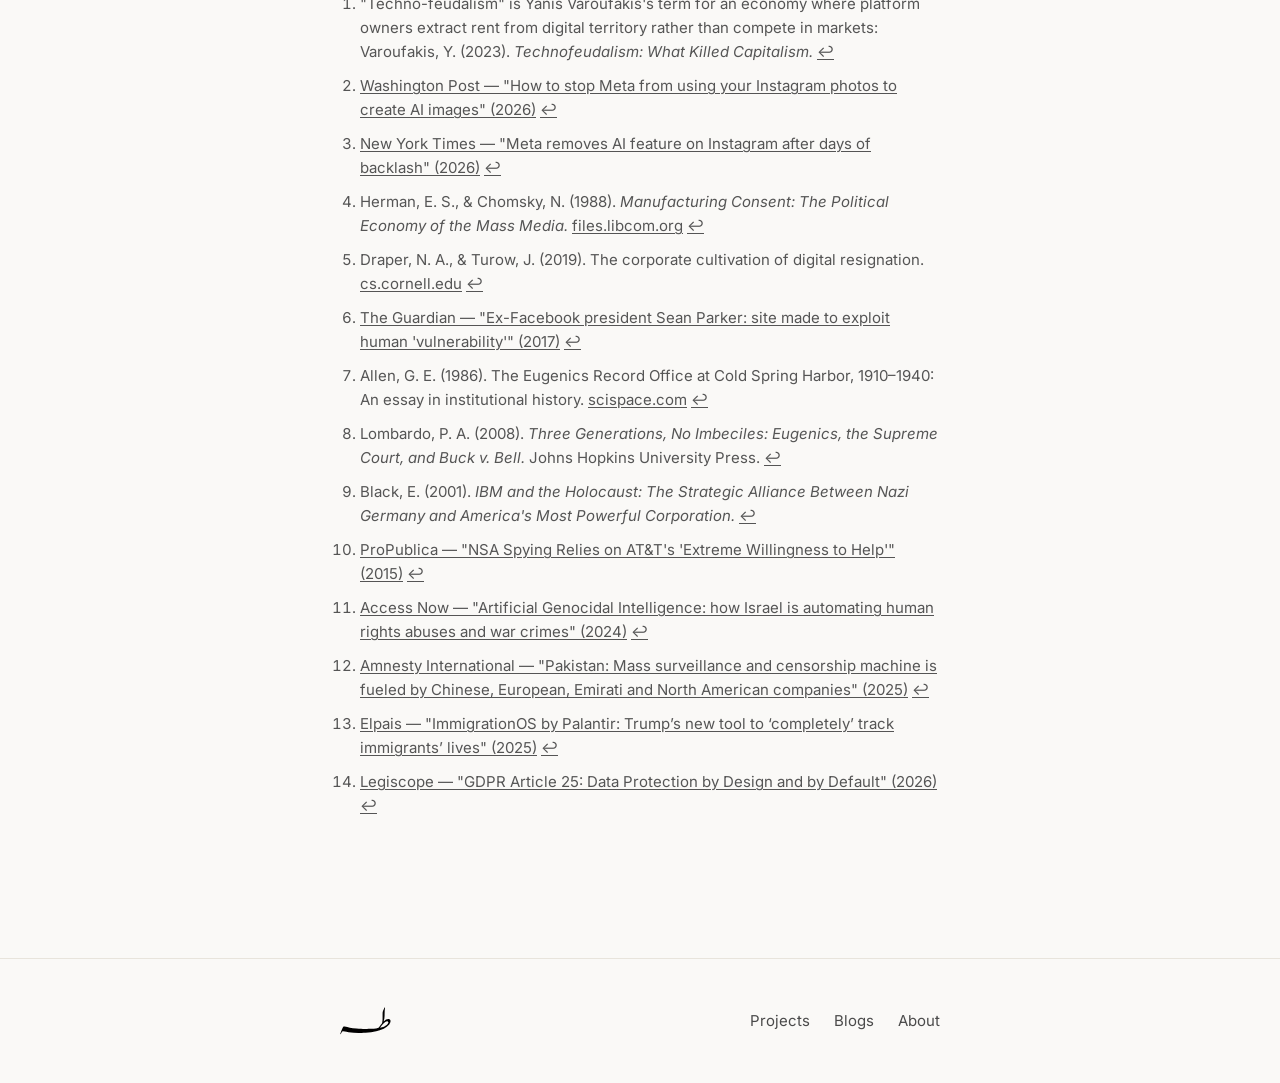
<file: blog-i-dont-have-anything-to-hide.html>
<!DOCTYPE html>
<html lang="en">
<head>
<meta charset="UTF-8">
<meta name="viewport" content="width=device-width, initial-scale=1.0">
<meta name="description" content="i don't have anything to hide – a blog by Taha">
<title>i don't have anything to hide – Taha</title>
<link rel="preconnect" href="https://fonts.googleapis.com">
<link rel="preconnect" href="https://fonts.gstatic.com" crossorigin>
<link href="https://fonts.googleapis.com/css2?family=Inter:wght@300;400;500;600;700&display=swap" rel="stylesheet">
<style>
  *, *::before, *::after { box-sizing: border-box; margin: 0; padding: 0; }

  :root {
    --bg: #faf9f7;
    --surface: #ffffff;
    --text: #1a1a1a;
    --muted: #4a4a4a;
    --subtle: #555555;
    --border: #e8e4dc;
    --tag-bg: #f0ede8;
    --nav-height: 64px;
    --max-w: 680px;
  }

  @media (prefers-reduced-motion: no-preference) { html { scroll-behavior: smooth; } }

  body {
    font-family: 'Inter', sans-serif;
    background: var(--bg);
    color: var(--text);
    font-size: 1rem;
    line-height: 1.65;
    -webkit-font-smoothing: antialiased;
  }

  /* NAV */
  nav {
    position: fixed;
    top: 0; left: 0; right: 0;
    z-index: 100;
    height: var(--nav-height);
    background: rgba(250,249,247,0.92);
    backdrop-filter: blur(12px);
    -webkit-backdrop-filter: blur(12px);
    border-bottom: 1px solid var(--border);
  }

  .nav-inner {
    max-width: var(--max-w);
    margin: 0 auto;
    padding: 0 40px;
    height: 100%;
    display: flex;
    align-items: center;
  }

  .nav-logo img { height: 36px; width: auto; display: block; }

  /* LAYOUT */
  main { padding-top: var(--nav-height); }
  .container { max-width: var(--max-w); margin: 0 auto; padding: 0 40px; }

  /* BACK LINK */
  .back-link {
    display: block;
    font-size: 0.9375rem;
    color: var(--muted);
    text-decoration: none;
    margin-top: 60px;
    margin-bottom: 48px;
    transition: color 0.2s;
  }
  .back-link:hover { color: var(--text); }

  /* POST HEADER */
  .post-header {
    margin-bottom: 48px;
    border-bottom: 1px solid var(--border);
    padding-bottom: 32px;
  }

  .post-title {
    font-size: clamp(1.75rem, 5vw, 2.5rem);
    font-weight: 600;
    line-height: 1.2;
    letter-spacing: -0.02em;
    color: var(--text);
    margin-bottom: 12px;
  }

  .post-date {
    font-size: 0.9375rem;
    color: var(--subtle);
  }

  /* POST BODY */
  .post-body { padding: 0 0 60px; }

  .post-body p {
    font-size: 1.1875rem;
    line-height: 1.8;
    color: var(--muted);
    margin-bottom: 28px;
  }
  .post-body p:last-child { margin-bottom: 0; }

  sup {
    font-size: 0.75em;
    color: var(--subtle);
    vertical-align: super;
    line-height: 0;
  }

  sup a {
    color: var(--subtle);
    text-decoration: none;
  }
  sup a:hover { color: var(--text); }

  /* FOOTNOTES */
  .footnotes {
    margin-top: 60px;
    padding-top: 28px;
    border-top: 1px solid var(--border);
    padding-bottom: 80px;
  }

  .footnotes ol {
    list-style: decimal;
    padding-left: 20px;
    display: flex;
    flex-direction: column;
    gap: 10px;
  }

  .footnotes li {
    font-size: 0.9375rem;
    color: var(--subtle);
    line-height: 1.6;
  }

  .footnotes li a {
    color: var(--subtle);
    text-underline-offset: 2px;
  }
  .footnotes li a:hover { color: var(--text); }

  /* FOOTER */
  footer { padding: 40px 0; border-top: 1px solid var(--border); }

  .footer-inner {
    display: flex;
    align-items: center;
    justify-content: space-between;
  }

  .footer-logo img { height: 28px; width: auto; display: block; }

  .footer-links { display: flex; gap: 24px; list-style: none; }
  .footer-links a {
    text-decoration: none;
    color: var(--muted);
    font-size: 0.9375rem;
    transition: color 0.2s;
  }
  .footer-links a:hover { color: var(--text); }

  /* RESPONSIVE */
  @media (max-width: 700px) {
    .nav-inner { padding: 0 20px; }
    .container { padding: 0 20px; }
    .footer-inner { flex-direction: column; gap: 20px; align-items: flex-start; }
  }

  /* ── ACCESSIBILITY ── */
  :root { --focus: #1a4fd6; }
  :focus-visible { outline: 3px solid var(--focus); outline-offset: 3px; border-radius: 3px; }
  .skip-link {
    position: absolute; left: 12px; top: -64px; z-index: 200;
    background: var(--text); color: var(--bg);
    padding: 10px 16px; border-radius: 6px;
    font-size: 0.9375rem; text-decoration: none;
  }
  .skip-link:focus { top: 12px; }
  main:focus { outline: none; }
  .nav-logo, .footer-logo { display: inline-flex; align-items: center; min-height: 44px; }
  .back-link { display: flex; width: fit-content; align-items: center; min-height: 44px; margin-top: 48px; margin-bottom: 36px; }
  .footer-links a { display: inline-flex; align-items: center; min-height: 44px; }
  .post-body p a { color: var(--text); text-decoration: underline; text-decoration-color: currentColor; text-underline-offset: 3px; }
  .post-body sup a { padding: 10px 6px; margin: -10px -6px; }
  @media (prefers-reduced-motion: reduce) {
    *, *::before, *::after { transition-duration: 0.01ms !important; animation-duration: 0.01ms !important; scroll-behavior: auto !important; }
    .btn:hover { transform: none; }
  }
</style>
</head>
<body>

<a class="skip-link" href="#main">Skip to content</a>

<nav>
  <div class="nav-inner">
    <a class="nav-logo" href="index.html">
      <img src="images/logo.svg" alt="Taha – home">
    </a>
  </div>
</nav>

<main id="main" tabindex="-1">
  <div class="container">

    <a class="back-link" href="index.html#blog">← Back to Blogs</a>

    <div class="post-header">
      <h1 class="post-title">"i don't have anything to hide"</h1>
      <p class="post-date">July 2026</p>
    </div>

    <div class="post-body">
      <p>I am scared of the world we live in today. Every interaction I do online seems like one additional data point for the techno-feudalistic<sup><a href="#fn1" id="ref1" role="doc-noteref" aria-label="Footnote 1">1</a></sup> companies to carve my digital personality to perfection. </p>
        
       <p>I do not stay longer than I would like on Instagram reels because I will begin getting more of those in the following recommendations. I do not allow Gemini access to my drive and files on my Google Workspace despite its persistent reminders because I fear it will feed on my personal files, which will become permanent in its training model. I carefully remove personally identifiable information of myself and others from the text I ask Claude to perform a grammar check on because I fear it will know me and my network more geographically.</p>

      <p>It is tiring to be consciously aware of the online spaces where companies driven by their capitalistic hunger lurk around the corner like a preying cheetah, muscles flexed to pounce on the right opportunity to take away one additional aspect of human-ness from me. One wrong step, and there is no way to pull the action back. If my prompt in Claude includes a piece of personal information, I cannot retract it. If I give consent to a privacy setting in a hurry, there is no way to recover the data the product collected, even if I disallow the permission later.</p>

      <p>The shape of this bargain is old. You give the State your obedience, and in return it promises you security, but speaking against it becomes costly. With private products, the trade is similar. You give them your data, they give you their services, and agency over that data is not part of the deal. However, unlike a State, you can leave a product rather easily. But engineered co-dependency, the networks of friends, the years of photos, the accounts everything else is tied to, means there is rarely anywhere to go.</p>

      <p>Previously, companies would put a lot of effort into obscuring these tactics, burying them deep in their privacy policies or annual reports. Now they do not even do that. They tell you they are going to do it. Meta recently launched Muse Image that lets anyone generate images using a public Instagram account simply by tagging it; opt-out, not opt-in, and no notification if it happened to you.<sup><a href="#fn2" id="ref2" role="doc-noteref" aria-label="Footnote 2">2</a></sup> Meta pulled the feature within days, after activists objected.<sup><a href="#fn3" id="ref3" role="doc-noteref" aria-label="Footnote 3">3</a></sup> But the reversal is its own kind of evidence. The company did not expect to be stopped. It launched first and waited to see who would mind.</p>

      <p>The fact that companies make such decisions so openly has made it feel normal. Statements like "They already know everything about me, why does it matter now?" or "I don't have anything to hide" dominate when people are asked to make privacy-conscious decisions. This is what Herman and Chomsky called <i>manufactured consent</i>.<sup><a href="#fn4" id="ref4" role="doc-noteref" aria-label="Footnote 4">4</a></sup> It is a consent gathered not by convincing people that data collection is good, but by making it feel insignificant, ubiquitous, and past the point of resisting. Researchers call it <i>digital resignation</i><sup><a href="#fn5" id="ref5" role="doc-noteref" aria-label="Footnote 5">5</a></sup> and they find it is to be a rational reaction to a system people correctly perceive they cannot individually fight.</p>

      <p>I do not blame the people, and I will not say they should simply keep themselves informed. These extractive systems have been built on years of human experiments. Psychologists were hired to make these systems addictive. Facebook's own founding president has described its design as deliberately exploiting "a vulnerability in human psychology."<sup><a href="#fn6" id="ref6" role="doc-noteref" aria-label="Footnote 6">6</a></sup> Engineers were hired to build infrastructure that could sustain such an economy. Lawyers and lobbyists were paid to keep it running legally. This machinery has been maturing for decades. And against it stands one person, someone who has barely begun to understand how the world works before discovering they are already inside a system designed to keep them dependent on it.</p>

      <p>Imagine asking a low-literacy farmer from Pakistan who opens TikTok at night for entertainment to be careful when selecting privacy prompts. He just wants to enjoy some time with the limited data plan he has. It does not matter to him if TikTok is accessing his location. He is unaware of how he could be manipulated or what could go wrong. Even if he wanted to do something about it, he would not know how. Shifting the burden of privacy onto people is ridiculous. Privacy should exist by design.</p>

      <p>So, why is privacy even important online?</p>

      <p>While there are several arguments, I will focus on one that most people will find relevant: surveillance.</p>

      <p>Throughout history, governments have misused data to support their political interests. And these efforts have run hand in hand with private companies.</p>

      <p>In 1910, the Eugenics Record Office (ERO) began as a private research institute to gather biological and social information about the American population.<sup><a href="#fn7" id="ref7" role="doc-noteref" aria-label="Footnote 7">7</a></sup> Its data collection and lobbying helped lead to the Immigration Act of 1924, which restricted immigration from southern and eastern Europe on the pseudoscientific claim that these populations carried more "insanity" and "feeble-mindedness." The ERO's work also helped spread compulsory sterilization laws to more than 30 states, resulting in the sterilization of over 60,000 Americans without their consent.<sup><a href="#fn8" id="ref8" role="doc-noteref" aria-label="Footnote 8">8</a></sup></p>

      <p>Nazi Germany openly praised the American sterilization laws. Around the same time the ERO was operating, IBM's German subsidiary was working closely with the Nazi government to run a census in Germany, partly aimed at identifying Jews. IBM's punch-card technology was later used inside concentration camps to track inmates by category (political prisoner, homosexual, Jew) and by fate.<sup><a href="#fn9" id="ref9" role="doc-noteref" aria-label="Footnote 9">9</a></sup></p>

      <p>Decades later, in the aftermath of the 9/11 attacks, AT&amp;T gave the NSA access to billions of emails as they flowed across its domestic networks.<sup><a href="#fn10" id="ref10" role="doc-noteref" aria-label="Footnote 10">10</a></sup> It was not the first time fear had been used to justify expanded surveillance.</p>

      <p>The pattern continues today. Through Project Nimbus, Google and Amazon provide the Israeli government and military with cloud infrastructure and machine learning capabilities to facilitate their genocide in Palestine.<sup><a href="#fn11" id="ref11" role="doc-noteref" aria-label="Footnote 11">11</a></sup> Pakistan recently installed a Lawful Intercept Management System on major telecom providers, giving the state access to phone calls, text messages, location, and browsing history the moment a number is entered into the system.<sup><a href="#fn12" id="ref12" role="doc-noteref" aria-label="Footnote 12">12</a></sup> Palantir built ICE a system called ImmigrationOS for immigration enforcement, a tool that searches Medicaid data to map people it could deport and build a dossier on each one, including where they live.<sup><a href="#fn13" id="ref13" role="doc-noteref" aria-label="Footnote 13">13</a></sup></p>

      <p>All of this to say, our data is important. Everything may seem all right today, but data outlives the governments it was collected under, and when their interests change, the archive is already waiting. We have watched that story repeat for a hundred years. This is why privacy cannot be left to individual vigilance. The principle of <i>data protection by design</i><sup><a href="#fn14" id="ref14" role="doc-noteref" aria-label="Footnote 14">14</a></sup> must be enforced, requiring systems to be private by default.</p>

      <p>I will keep making my small, probably futile moves. I still will not let Gemini into my files. I will still scrub the names out of my documents before I send them anywhere. It probably won't matter. I do it anyway. It is a scary world we live in.</p>

      <div class="footnotes" role="doc-endnotes" aria-label="Footnotes">
        <ol>
          <li id="fn1" role="doc-endnote">"Techno-feudalism" is Yanis Varoufakis's term for an economy where platform owners extract rent from digital territory rather than compete in markets: Varoufakis, Y. (2023). <em>Technofeudalism: What Killed Capitalism.</em> <a href="#ref1" role="doc-backlink" aria-label="Back to reference 1">↩</a></li>
          <li id="fn2" role="doc-endnote"><a href="https://www.washingtonpost.com/style/2026/07/10/how-stop-meta-using-your-instagram-photos-create-ai-images/" target="_blank" rel="noopener">Washington Post — "How to stop Meta from using your Instagram photos to create AI images" (2026)</a> <a href="#ref2" role="doc-backlink" aria-label="Back to reference 2">↩</a></li>
          <li id="fn3" role="doc-endnote"><a href="https://www.nytimes.com/2026/07/10/technology/meta-muse-images-instagram-removal.html" target="_blank" rel="noopener">New York Times — "Meta removes AI feature on Instagram after days of backlash" (2026)</a> <a href="#ref3" role="doc-backlink" aria-label="Back to reference 3">↩</a></li>
          <li id="fn4" role="doc-endnote">Herman, E. S., &amp; Chomsky, N. (1988). <em>Manufacturing Consent: The Political Economy of the Mass Media.</em> <a href="https://files.libcom.org/files/2022-04/manufacturing_consent.pdf" target="_blank" rel="noopener">files.libcom.org</a> <a href="#ref4" role="doc-backlink" aria-label="Back to reference 4">↩</a></li>
          <li id="fn5" role="doc-endnote">Draper, N. A., &amp; Turow, J. (2019). The corporate cultivation of digital resignation. <a href="https://www.cs.cornell.edu/~shmat/courses/cs5436/draper-turow.pdf" target="_blank" rel="noopener">cs.cornell.edu</a> <a href="#ref5" role="doc-backlink" aria-label="Back to reference 5">↩</a></li>
          <li id="fn6" role="doc-endnote"><a href="https://www.theguardian.com/technology/2017/nov/09/facebook-sean-parker-vulnerability-brain-psychology" target="_blank" rel="noopener">The Guardian — "Ex-Facebook president Sean Parker: site made to exploit human 'vulnerability'" (2017)</a> <a href="#ref6" role="doc-backlink" aria-label="Back to reference 6">↩</a></li>
          <li id="fn7" role="doc-endnote">Allen, G. E. (1986). The Eugenics Record Office at Cold Spring Harbor, 1910–1940: An essay in institutional history. <a href="https://scispace.com/pdf/the-eugenics-record-office-at-cold-spring-harbor-1910-1940-3c4ehn004d.pdf" target="_blank" rel="noopener">scispace.com</a> <a href="#ref7" role="doc-backlink" aria-label="Back to reference 7">↩</a></li>
          <li id="fn8" role="doc-endnote">Lombardo, P. A. (2008). <em>Three Generations, No Imbeciles: Eugenics, the Supreme Court, and Buck v. Bell.</em> Johns Hopkins University Press. <a href="#ref8" role="doc-backlink" aria-label="Back to reference 8">↩</a></li>
          <li id="fn9" role="doc-endnote">Black, E. (2001). <em>IBM and the Holocaust: The Strategic Alliance Between Nazi Germany and America's Most Powerful Corporation.</em> <a href="#ref9" role="doc-backlink" aria-label="Back to reference 9">↩</a></li>
          <li id="fn10" role="doc-endnote"><a href="https://www.propublica.org/article/nsa-spying-relies-on-atts-extreme-willingness-to-help" target="_blank" rel="noopener">ProPublica — "NSA Spying Relies on AT&T's 'Extreme Willingness to Help'" (2015)</a> <a href="#ref10" role="doc-backlink" aria-label="Back to reference 10">↩</a></li>
          <li id="fn11" role="doc-endnote"><a href="https://www.accessnow.org/publication/artificial-genocidal-intelligence-israel-gaza/" target="_blank" rel="noopener">Access Now — "Artificial Genocidal Intelligence: how Israel is automating human rights abuses and war crimes" (2024)</a> <a href="#ref11" role="doc-backlink" aria-label="Back to reference 11">↩</a></li>
          <li id="fn12" role="doc-endnote"><a href="https://www.amnesty.org/en/latest/news/2025/09/pakistan-mass-surveillance-and-censorship-machine-is-fueled-by-chinese-european-emirati-and-north-american-companies/" target="_blank" rel="noopener">Amnesty International — "Pakistan: Mass surveillance and censorship machine is fueled by Chinese, European, Emirati and North American companies" (2025)</a> <a href="#ref12" role="doc-backlink" aria-label="Back to reference 12">↩</a></li>
          <li id="fn13" role="doc-endnote"><a href="https://english.elpais.com/usa/2025-04-25/immigrationos-by-palantir-trumps-new-tool-to-completely-monitor-immigrants-lives.html" target="_blank" rel="noopener">Elpais — "ImmigrationOS by Palantir: Trump’s new tool to ‘completely’ track immigrants’ lives" (2025)</a> <a href="#ref13" role="doc-backlink" aria-label="Back to reference 13">↩</a></li>
          <li id="fn14" role="doc-endnote"><a href="https://www.legiscope.com/blog/gdpr-article-25-privacy-by-design.html" target="_blank" rel="noopener">Legiscope — "GDPR Article 25: Data Protection by Design and by Default" (2026)</a> <a href="#ref14" role="doc-backlink" aria-label="Back to reference 14">↩</a></li>
        </ol>
      </div>
    </div>

  </div>
</main>

<!-- FOOTER -->
<footer>
  <div class="container">
    <div class="footer-inner">
      <a class="footer-logo" href="index.html">
        <img src="images/logo.svg" alt="Taha – home">
      </a>
      <ul class="footer-links">
        <li><a href="index.html#projects">Projects</a></li>
        <li><a href="index.html#blog">Blogs</a></li>
        <li><a href="index.html">About</a></li>
      </ul>
    </div>
  </div>
</footer>

<script>
</script>

</body>
</html>
</file>
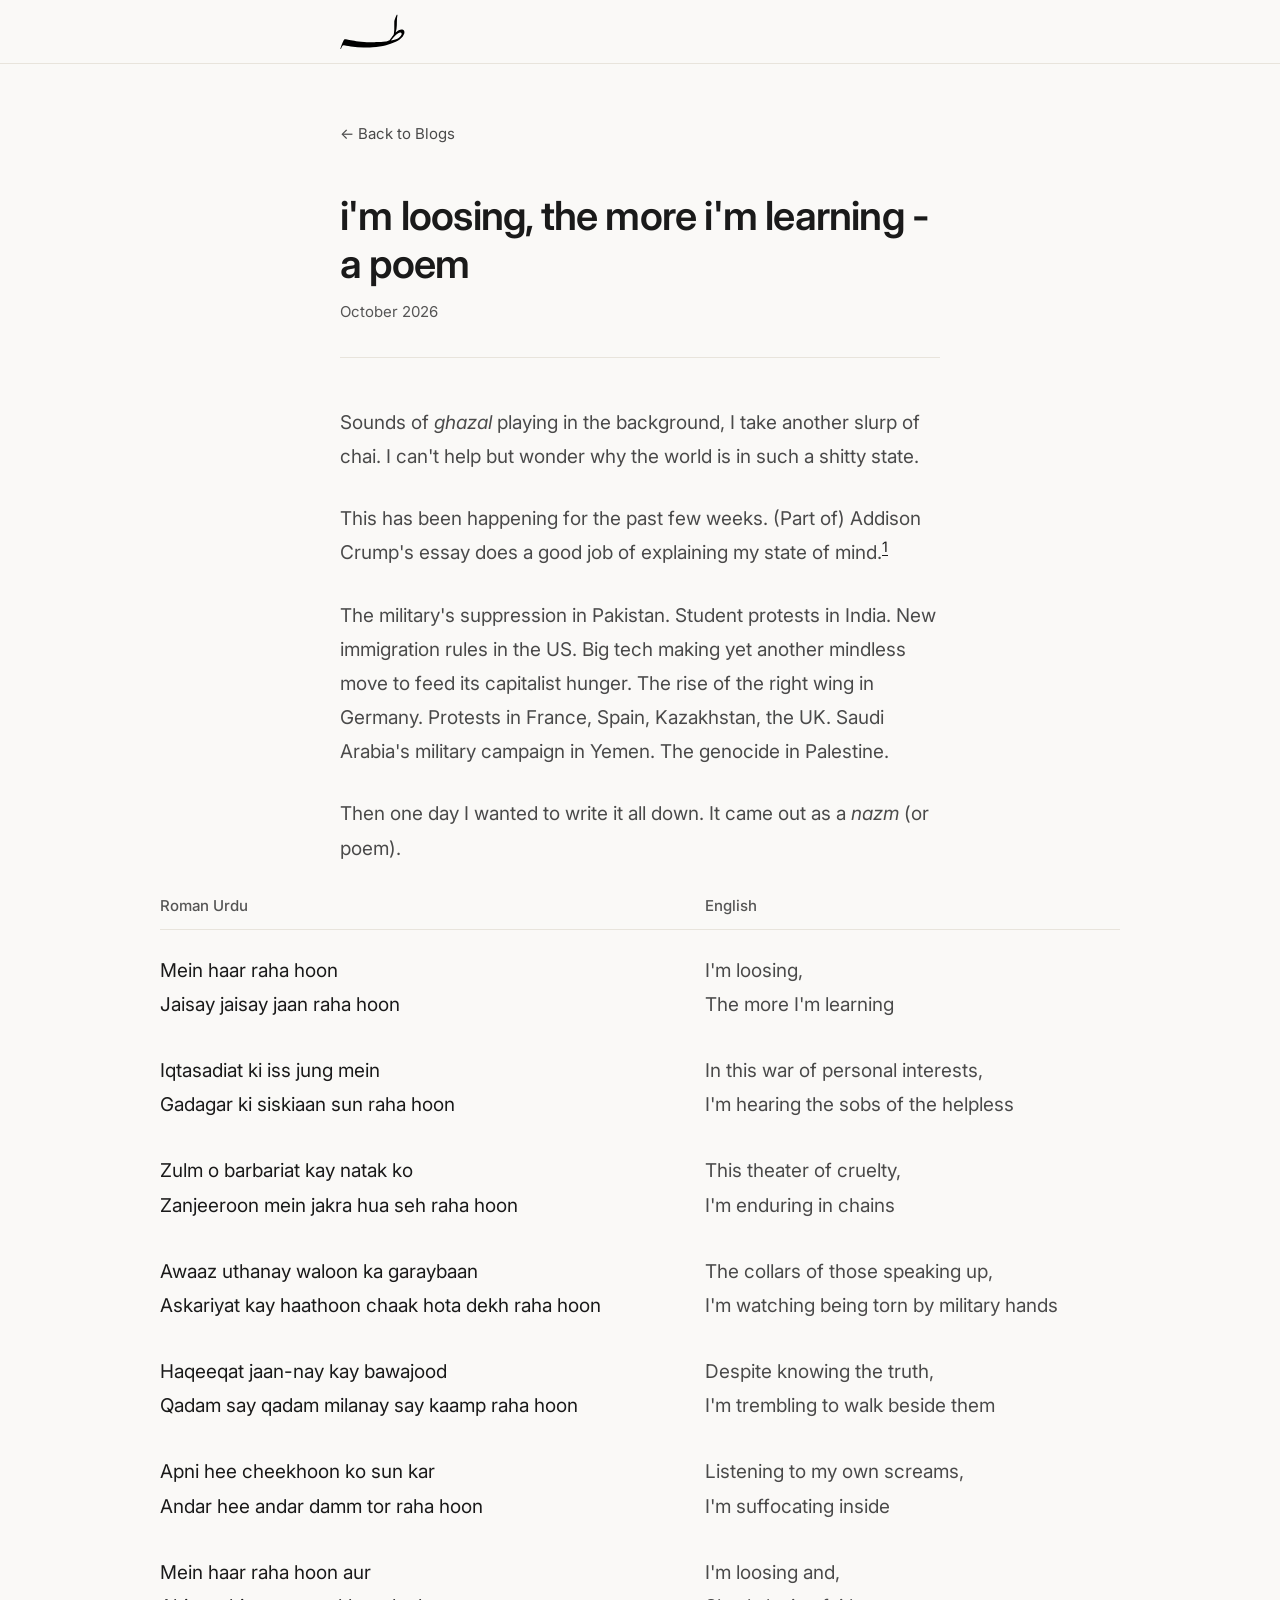
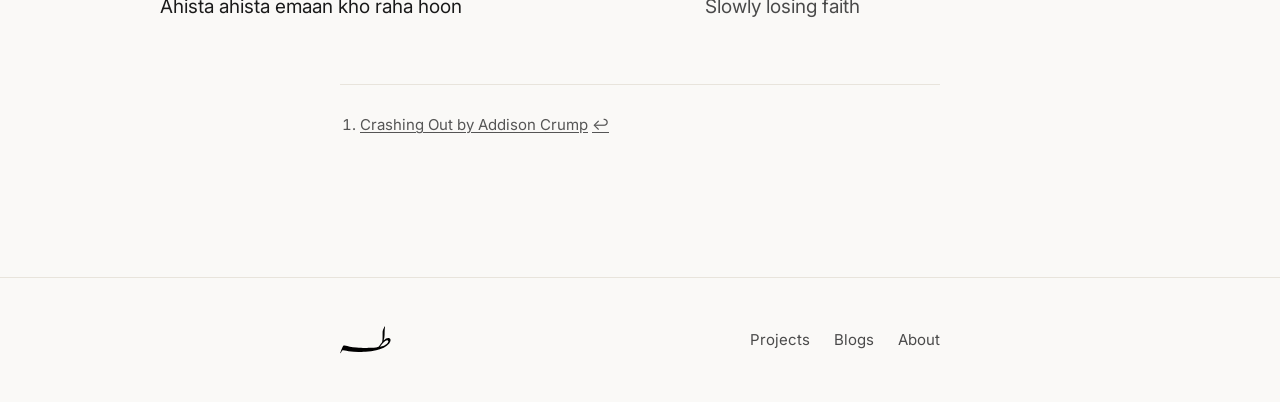
<file: blog-im-loosing-the-more-im-learning.html>
<!DOCTYPE html>
<html lang="en">
<head>
<meta charset="UTF-8">
<meta name="viewport" content="width=device-width, initial-scale=1.0">
<meta name="description" content="i'm loosing, the more i'm learning - a poem – a blog by Taha">
<title>i'm loosing, the more i'm learning - a poem – Taha</title>
<link rel="preconnect" href="https://fonts.googleapis.com">
<link rel="preconnect" href="https://fonts.gstatic.com" crossorigin>
<link href="https://fonts.googleapis.com/css2?family=Inter:wght@300;400;500;600;700&display=swap" rel="stylesheet">
<style>
  *, *::before, *::after { box-sizing: border-box; margin: 0; padding: 0; }

  :root {
    --bg: #faf9f7;
    --surface: #ffffff;
    --text: #1a1a1a;
    --muted: #4a4a4a;
    --subtle: #555555;
    --border: #e8e4dc;
    --tag-bg: #f0ede8;
    --nav-height: 64px;
    --max-w: 680px;
  }

  @media (prefers-reduced-motion: no-preference) { html { scroll-behavior: smooth; } }

  body {
    font-family: 'Inter', sans-serif;
    background: var(--bg);
    color: var(--text);
    font-size: 1rem;
    line-height: 1.65;
    -webkit-font-smoothing: antialiased;
  }

  /* NAV */
  nav {
    position: fixed;
    top: 0; left: 0; right: 0;
    z-index: 100;
    height: var(--nav-height);
    background: rgba(250,249,247,0.92);
    backdrop-filter: blur(12px);
    -webkit-backdrop-filter: blur(12px);
    border-bottom: 1px solid var(--border);
  }

  .nav-inner {
    max-width: var(--max-w);
    margin: 0 auto;
    padding: 0 40px;
    height: 100%;
    display: flex;
    align-items: center;
  }

  .nav-logo img { height: 36px; width: auto; display: block; }

  /* LAYOUT */
  main { padding-top: var(--nav-height); }
  .container { max-width: var(--max-w); margin: 0 auto; padding: 0 40px; }

  /* BACK LINK */
  .back-link {
    display: block;
    font-size: 0.9375rem;
    color: var(--muted);
    text-decoration: none;
    margin-top: 60px;
    margin-bottom: 48px;
    transition: color 0.2s;
  }
  .back-link:hover { color: var(--text); }

  /* POST HEADER */
  .post-header {
    margin-bottom: 48px;
    border-bottom: 1px solid var(--border);
    padding-bottom: 32px;
  }

  .post-title {
    font-size: clamp(1.75rem, 5vw, 2.5rem);
    font-weight: 600;
    line-height: 1.2;
    letter-spacing: -0.02em;
    color: var(--text);
    margin-bottom: 12px;
  }

  .post-date {
    font-size: 0.9375rem;
    color: var(--subtle);
  }

  /* POST BODY */
  .post-body { padding: 0 0 60px; }

  .post-body p {
    font-size: 1.1875rem;
    line-height: 1.8;
    color: var(--muted);
    margin-bottom: 28px;
  }
  .post-body p:last-child { margin-bottom: 0; }


  sup {
    font-size: 0.75em;
    color: var(--subtle);
    vertical-align: super;
    line-height: 0;
  }

  sup a {
    color: var(--subtle);
    text-decoration: none;
  }
  sup a:hover { color: var(--text); }

  /* FOOTNOTES */
  .footnotes {
    margin-top: 60px;
    padding-top: 28px;
    border-top: 1px solid var(--border);
    padding-bottom: 80px;
  }

  .footnotes ol {
    list-style: decimal;
    padding-left: 20px;
    display: flex;
    flex-direction: column;
    gap: 10px;
  }

  .footnotes li {
    font-size: 0.9375rem;
    color: var(--subtle);
    line-height: 1.6;
  }

  .footnotes li a {
    color: var(--subtle);
    text-underline-offset: 2px;
  }
  .footnotes li a:hover { color: var(--text); }

  /* FOOTER */
  footer { padding: 40px 0; border-top: 1px solid var(--border); }

  .footer-inner {
    display: flex;
    align-items: center;
    justify-content: space-between;
  }

  .footer-logo img { height: 28px; width: auto; display: block; }

  .footer-links { display: flex; gap: 24px; list-style: none; }
  .footer-links a {
    text-decoration: none;
    color: var(--muted);
    font-size: 0.9375rem;
    transition: color 0.2s;
  }
  .footer-links a:hover { color: var(--text); }

  /* RESPONSIVE */
  @media (max-width: 700px) {
    .nav-inner { padding: 0 20px; }
    .container { padding: 0 20px; }
    .footer-inner { flex-direction: column; gap: 20px; align-items: flex-start; }
  }

  /* POEM: Roman Urdu | English, stanza-aligned (stacked on small screens) */
  .poem { margin: 8px 0 28px; }
  .poem-head { display: none; }
  .stanza { margin-bottom: 32px; }
  .post-body .stanza p { margin: 0; font-size: 1.1875rem; line-height: 1.8; }
  .poem .ln { display: block; padding-left: 1.5rem; text-indent: -1.5rem; }
  .poem .ur { color: var(--text); }
  .poem .en { color: var(--muted); margin-top: 8px; padding-left: 16px; border-left: 2px solid var(--border); }
  @media (min-width: 961px) {
    .poem { width: min(960px, calc(100vw - 80px)); margin-left: calc(50% - min(480px, (100vw - 80px) / 2)); }
    .poem-head, .stanza { display: grid; grid-template-columns: 1.2fr 1fr; column-gap: 48px; }
    .poem-head {
      margin-bottom: 24px; padding-bottom: 10px; border-bottom: 1px solid var(--border);
      font-size: 0.9375rem; font-weight: 500; color: var(--subtle);
    }
    .poem .en { margin-top: 0; padding-left: 0; border-left: 0; }
  }

  /* ── ACCESSIBILITY ── */
  :root { --focus: #1a4fd6; }
  :focus-visible { outline: 3px solid var(--focus); outline-offset: 3px; border-radius: 3px; }
  .skip-link {
    position: absolute; left: 12px; top: -64px; z-index: 200;
    background: var(--text); color: var(--bg);
    padding: 10px 16px; border-radius: 6px;
    font-size: 0.9375rem; text-decoration: none;
  }
  .skip-link:focus { top: 12px; }
  main:focus { outline: none; }
  .nav-logo, .footer-logo { display: inline-flex; align-items: center; min-height: 44px; }
  .back-link { display: flex; width: fit-content; align-items: center; min-height: 44px; margin-top: 48px; margin-bottom: 36px; }
  .footer-links a { display: inline-flex; align-items: center; min-height: 44px; }
  .post-body p a { color: var(--text); text-decoration: underline; text-decoration-color: currentColor; text-underline-offset: 3px; }
  .post-body sup a { padding: 10px 6px; margin: -10px -6px; }
  @media (prefers-reduced-motion: reduce) {
    *, *::before, *::after { transition-duration: 0.01ms !important; animation-duration: 0.01ms !important; scroll-behavior: auto !important; }
    .btn:hover { transform: none; }
  }
</style>
</head>
<body>

<a class="skip-link" href="#main">Skip to content</a>

<nav>
  <div class="nav-inner">
    <a class="nav-logo" href="index.html">
      <img src="images/logo.svg" alt="Taha – home">
    </a>
  </div>
</nav>

<main id="main" tabindex="-1">
  <div class="container">

    <a class="back-link" href="index.html#blog">← Back to Blogs</a>

    <div class="post-header">
      <h1 class="post-title">i'm loosing, the more i'm learning - a poem</h1>
      <p class="post-date">October 2026</p>
    </div>

    <div class="post-body">

      <p>Sounds of <em>ghazal</em> playing in the background, I take another slurp of chai. I can't help but wonder why the world is in such a shitty state.</p>

      <p>This has been happening for the past few weeks. (Part of) Addison Crump's essay does a good job of explaining my state of mind.<sup><a href="#fn1" id="ref1" role="doc-noteref" aria-label="Footnote 1">1</a></sup></p>

      <p>The military's suppression in Pakistan. Student protests in India. New immigration rules in the US. Big tech making yet another mindless move to feed its capitalist hunger. The rise of the right wing in Germany. Protests in France, Spain, Kazakhstan, the UK. Saudi Arabia's military campaign in Yemen. The genocide in Palestine.</p>

      <p>Then one day I wanted to write it all down. It came out as a <em>nazm</em> (or poem).</p>

      <section class="poem" aria-label="Poem in Roman Urdu with English translation">
        <div class="poem-head" aria-hidden="true"><span>Roman Urdu</span><span>English</span></div>
        <div class="stanza">
          <p class="ur"><span class="ln">Mein haar raha hoon</span><span class="ln">Jaisay jaisay jaan raha hoon</span></p>
          <p class="en" lang="en"><span class="ln">I'm loosing,</span><span class="ln">The more I'm learning</span></p>
        </div>
        <div class="stanza">
          <p class="ur"><span class="ln">Iqtasadiat ki iss jung mein</span><span class="ln">Gadagar ki siskiaan sun raha hoon</span></p>
          <p class="en" lang="en"><span class="ln">In this war of personal interests,</span><span class="ln">I'm hearing the sobs of the helpless</span></p>
        </div>
        <div class="stanza">
          <p class="ur"><span class="ln">Zulm o barbariat kay natak ko</span><span class="ln">Zanjeeroon mein jakra hua seh raha hoon</span></p>
          <p class="en" lang="en"><span class="ln">This theater of cruelty,</span><span class="ln">I'm enduring in chains</span></p>
        </div>
        <div class="stanza">
          <p class="ur"><span class="ln">Awaaz uthanay waloon ka garaybaan</span><span class="ln">Askariyat kay haathoon chaak hota dekh raha hoon</span></p>
          <p class="en" lang="en"><span class="ln">The collars of those speaking up,</span><span class="ln">I'm watching being torn by military hands</span></p>
        </div>
        <div class="stanza">
          <p class="ur"><span class="ln">Haqeeqat jaan-nay kay bawajood</span><span class="ln">Qadam say qadam milanay say kaamp raha hoon</span></p>
          <p class="en" lang="en"><span class="ln">Despite knowing the truth,</span><span class="ln">I'm trembling to walk beside them</span></p>
        </div>
        <div class="stanza">
          <p class="ur"><span class="ln">Apni hee cheekhoon ko sun kar</span><span class="ln">Andar hee andar damm tor raha hoon</span></p>
          <p class="en" lang="en"><span class="ln">Listening to my own screams,</span><span class="ln">I'm suffocating inside</span></p>
        </div>
        <div class="stanza">
          <p class="ur"><span class="ln">Mein haar raha hoon aur</span><span class="ln">Ahista ahista emaan kho raha hoon</span></p>
          <p class="en" lang="en"><span class="ln">I'm loosing and,</span><span class="ln">Slowly losing faith</span></p>
        </div>
      </section>

      <div class="footnotes" role="doc-endnotes" aria-label="Footnotes">
        <ol>
          <li id="fn1" role="doc-endnote"><a href="https://addisoncrump.info/research/crashing-out/" target="_blank" rel="noopener">Crashing Out by Addison Crump</a> <a href="#ref1" role="doc-backlink" aria-label="Back to reference 1">↩</a></li>
        </ol>
      </div>
    </div>

  </div>
</main>

<!-- FOOTER -->
<footer>
  <div class="container">
    <div class="footer-inner">
      <a class="footer-logo" href="index.html">
        <img src="images/logo.svg" alt="Taha – home">
      </a>
      <ul class="footer-links">
        <li><a href="index.html#projects">Projects</a></li>
        <li><a href="index.html#blog">Blogs</a></li>
        <li><a href="index.html">About</a></li>
      </ul>
    </div>
  </div>
</footer>

<script>
</script>

</body>
</html>
</file>
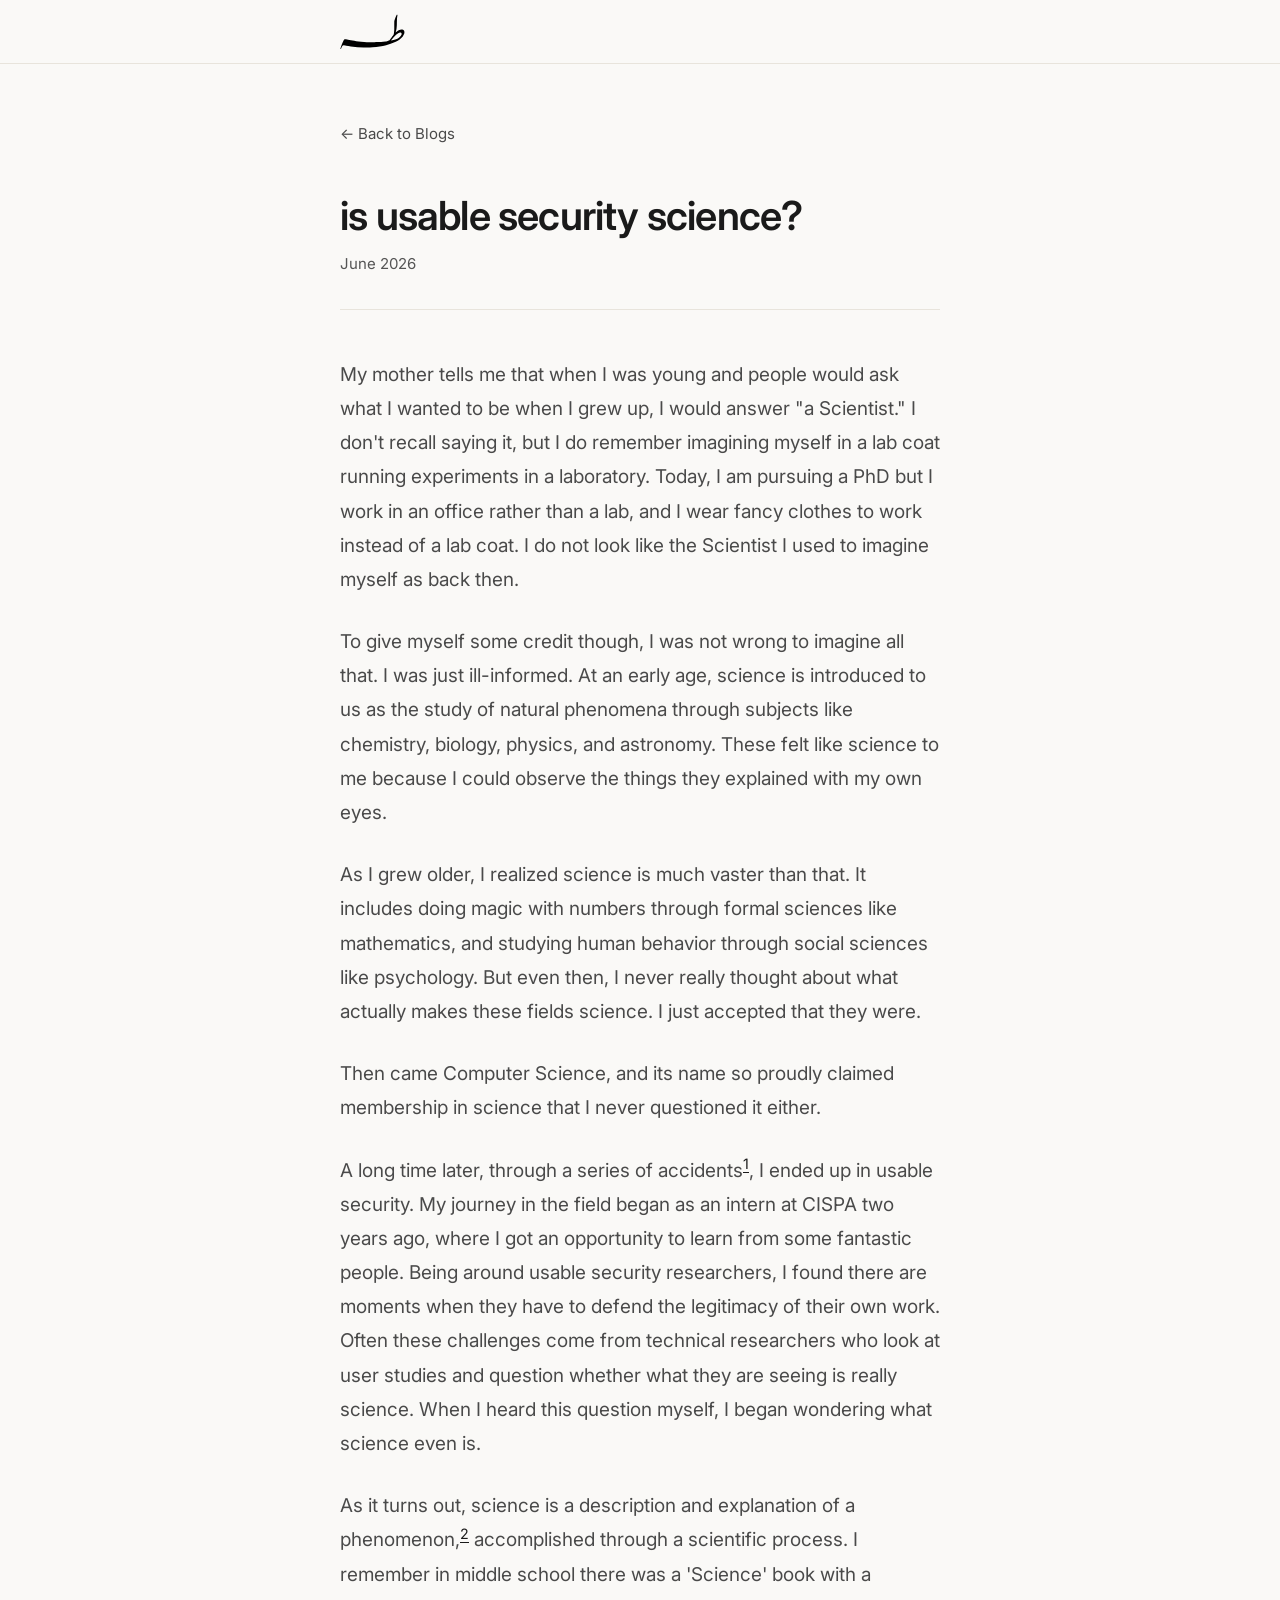
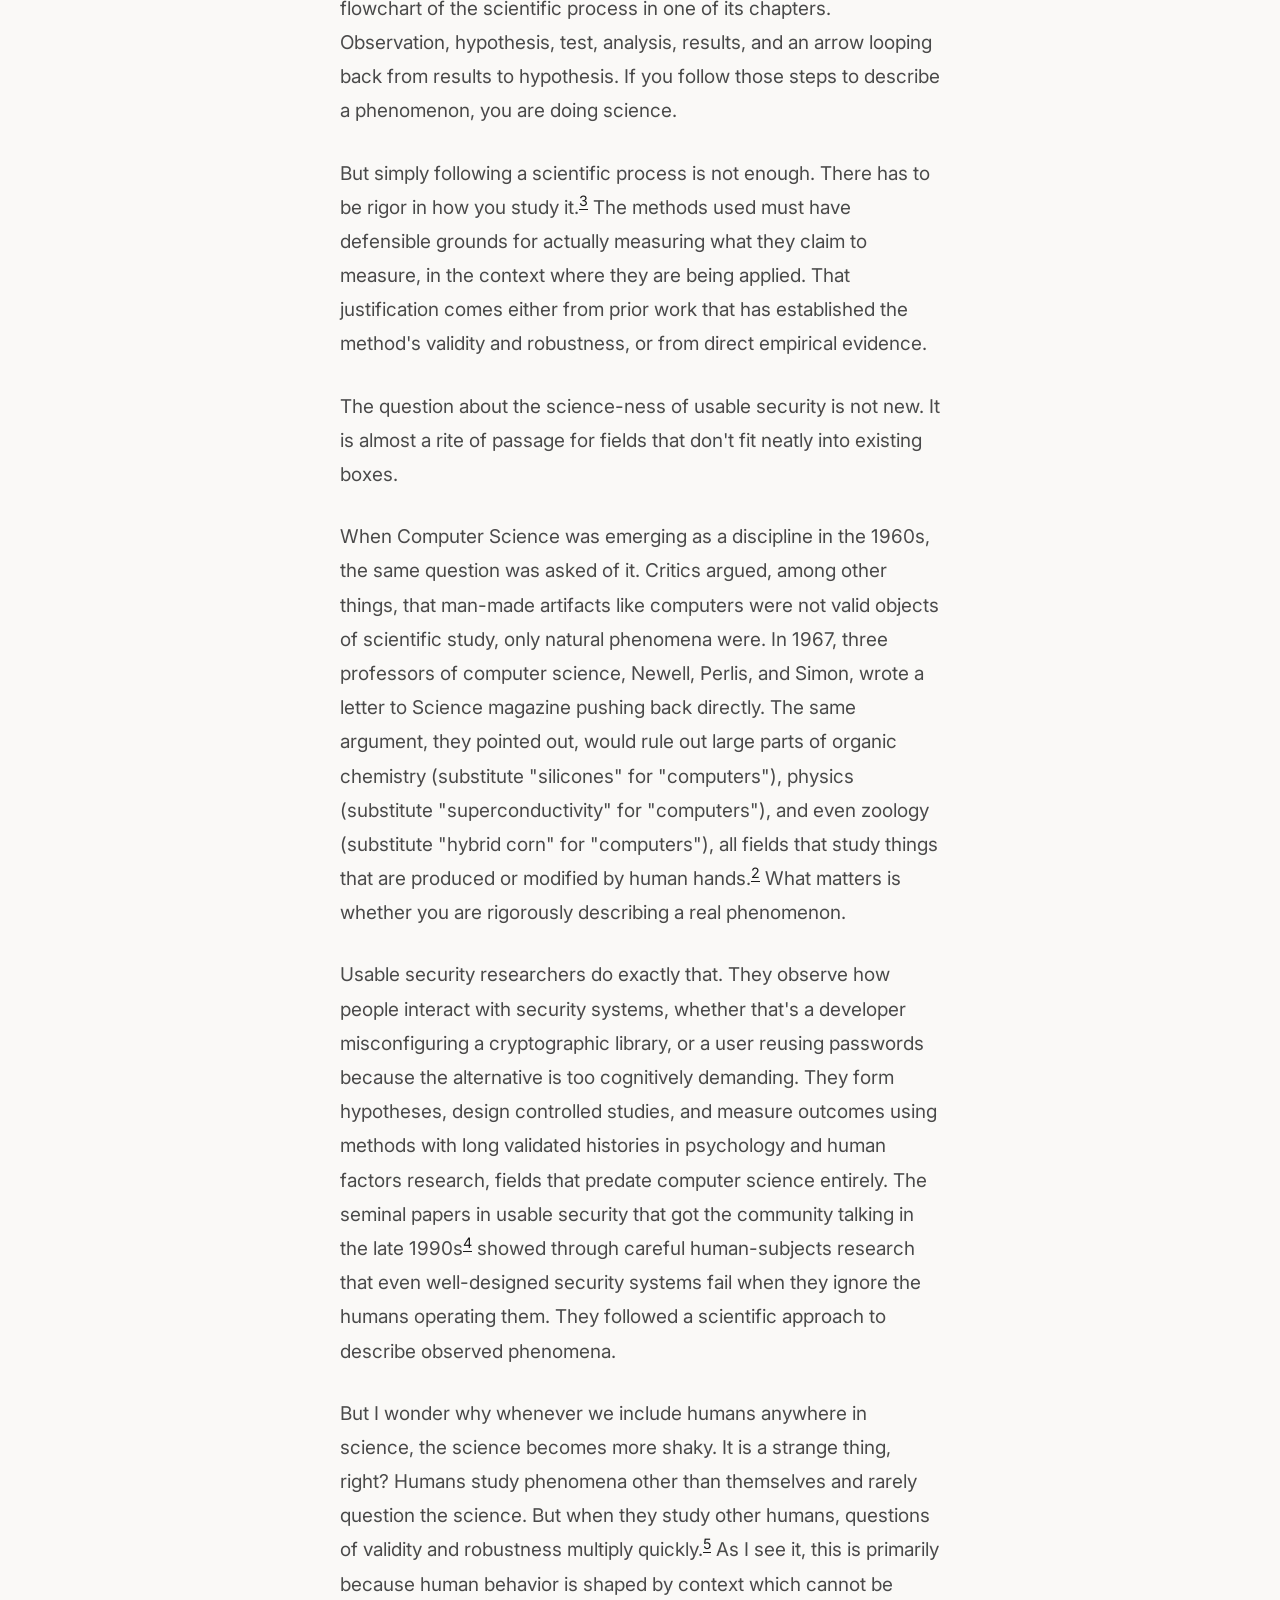
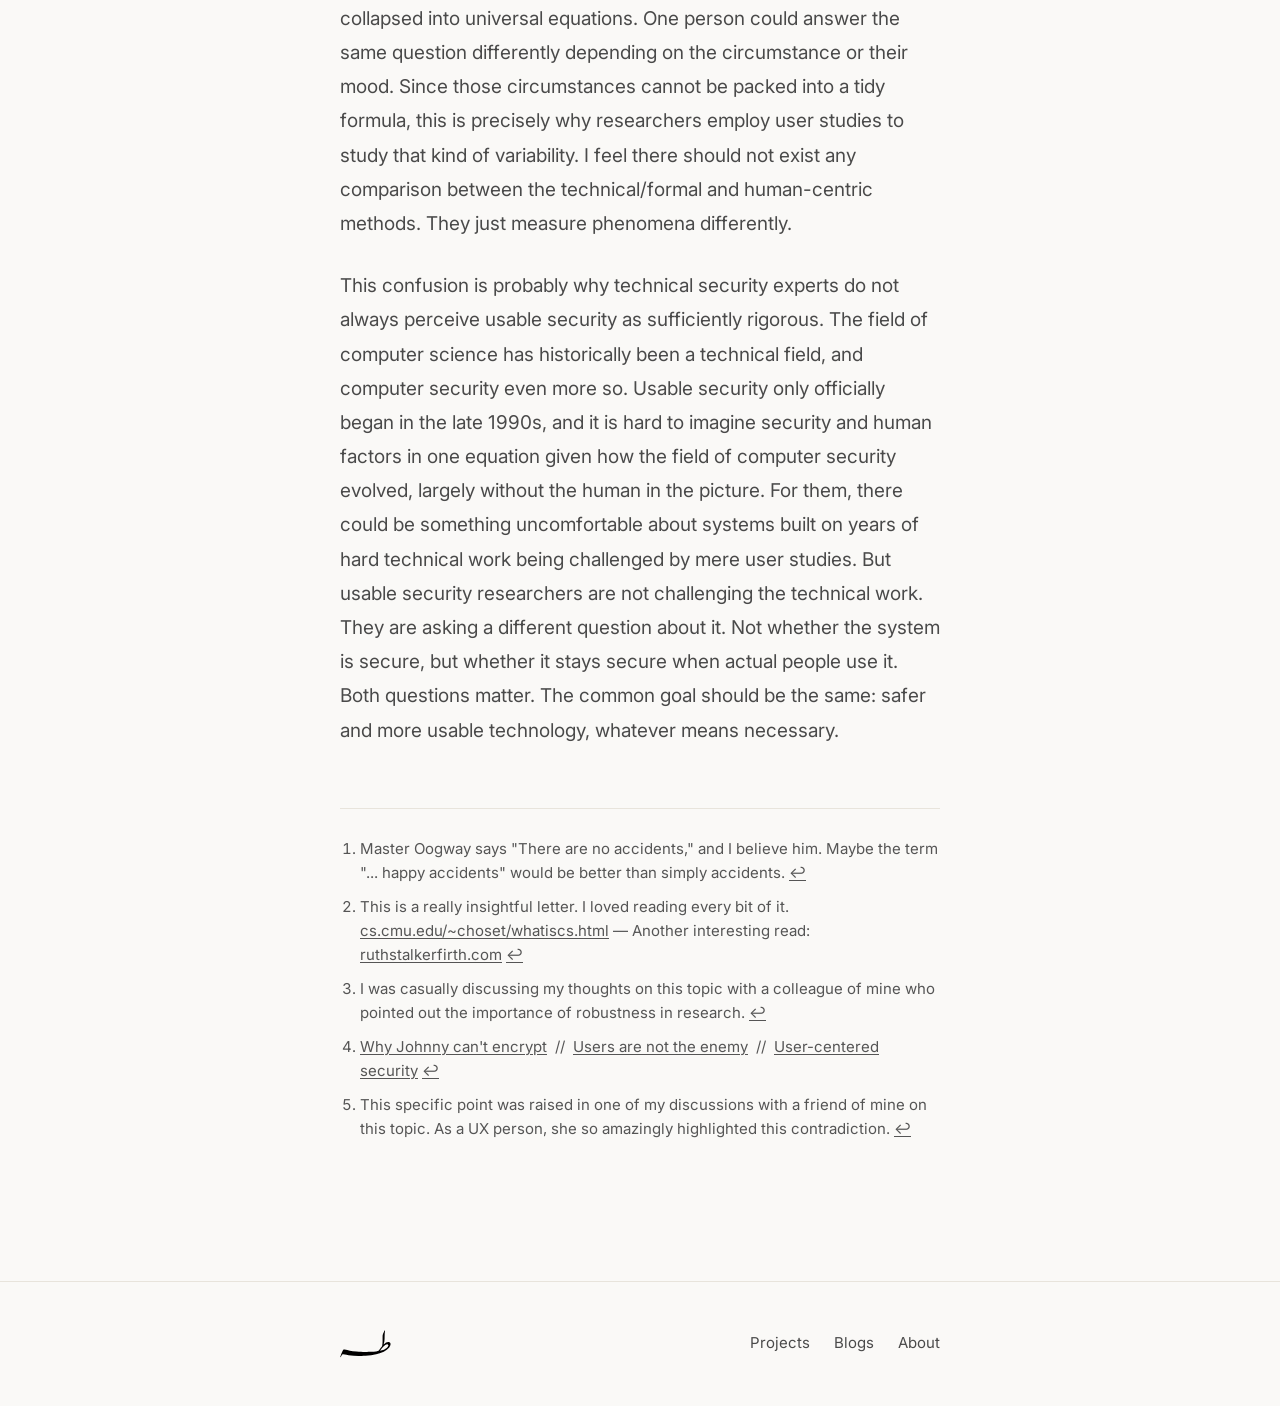
<file: blog-is-usable-security-science.html>
<!DOCTYPE html>
<html lang="en">
<head>
<meta charset="UTF-8">
<meta name="viewport" content="width=device-width, initial-scale=1.0">
<meta name="description" content="is usable security science? – a blog by Taha">
<title>is usable security science? – Taha</title>
<link rel="preconnect" href="https://fonts.googleapis.com">
<link rel="preconnect" href="https://fonts.gstatic.com" crossorigin>
<link href="https://fonts.googleapis.com/css2?family=Inter:wght@300;400;500;600;700&display=swap" rel="stylesheet">
<style>
  *, *::before, *::after { box-sizing: border-box; margin: 0; padding: 0; }

  :root {
    --bg: #faf9f7;
    --surface: #ffffff;
    --text: #1a1a1a;
    --muted: #4a4a4a;
    --subtle: #555555;
    --border: #e8e4dc;
    --tag-bg: #f0ede8;
    --nav-height: 64px;
    --max-w: 680px;
  }

  @media (prefers-reduced-motion: no-preference) { html { scroll-behavior: smooth; } }

  body {
    font-family: 'Inter', sans-serif;
    background: var(--bg);
    color: var(--text);
    font-size: 1rem;
    line-height: 1.65;
    -webkit-font-smoothing: antialiased;
  }

  /* NAV */
  nav {
    position: fixed;
    top: 0; left: 0; right: 0;
    z-index: 100;
    height: var(--nav-height);
    background: rgba(250,249,247,0.92);
    backdrop-filter: blur(12px);
    -webkit-backdrop-filter: blur(12px);
    border-bottom: 1px solid var(--border);
  }

  .nav-inner {
    max-width: var(--max-w);
    margin: 0 auto;
    padding: 0 40px;
    height: 100%;
    display: flex;
    align-items: center;
  }

  .nav-logo img { height: 36px; width: auto; display: block; }
  /* LAYOUT */
  main { padding-top: var(--nav-height); }
  .container { max-width: var(--max-w); margin: 0 auto; padding: 0 40px; }

  /* BACK LINK */
  .back-link {
    display: block;
    font-size: 0.9375rem;
    color: var(--muted);
    text-decoration: none;
    margin-top: 60px;
    margin-bottom: 48px;
    transition: color 0.2s;
  }
  .back-link:hover { color: var(--text); }

  /* POST HEADER */
  .post-header {
    margin-bottom: 48px;
    border-bottom: 1px solid var(--border);
    padding-bottom: 32px;
  }

  .post-title {
    font-size: clamp(1.75rem, 5vw, 2.5rem);
    font-weight: 600;
    line-height: 1.2;
    letter-spacing: -0.02em;
    color: var(--text);
    margin-bottom: 12px;
  }

  .post-date {
    font-size: 0.9375rem;
    color: var(--subtle);
  }

  /* POST BODY */
  .post-body { padding: 0 0 60px; }

  .post-body p {
    font-size: 1.1875rem;
    line-height: 1.8;
    color: var(--muted);
    margin-bottom: 28px;
  }
  .post-body p:last-child { margin-bottom: 0; }

  sup {
    font-size: 0.75em;
    color: var(--subtle);
    vertical-align: super;
    line-height: 0;
  }

  sup a {
    color: var(--subtle);
    text-decoration: none;
  }
  sup a:hover { color: var(--text); }

  /* FOOTNOTES */
  .footnotes {
    margin-top: 60px;
    padding-top: 28px;
    border-top: 1px solid var(--border);
    padding-bottom: 80px;
  }

  .footnotes ol {
    list-style: decimal;
    padding-left: 20px;
    display: flex;
    flex-direction: column;
    gap: 10px;
  }

  .footnotes li {
    font-size: 0.9375rem;
    color: var(--subtle);
    line-height: 1.6;
  }

  .footnotes li a {
    color: var(--subtle);
    text-underline-offset: 2px;
  }
  .footnotes li a:hover { color: var(--text); }

  /* FOOTER */
  footer { padding: 40px 0; border-top: 1px solid var(--border); }

  .footer-inner {
    display: flex;
    align-items: center;
    justify-content: space-between;
  }

  .footer-logo img { height: 28px; width: auto; display: block; }

  .footer-links { display: flex; gap: 24px; list-style: none; }
  .footer-links a {
    text-decoration: none;
    color: var(--muted);
    font-size: 0.9375rem;
    transition: color 0.2s;
  }
  .footer-links a:hover { color: var(--text); }

  /* RESPONSIVE */
  @media (max-width: 700px) {
    .nav-inner { padding: 0 20px; }
    .container { padding: 0 20px; }
    .footer-inner { flex-direction: column; gap: 20px; align-items: flex-start; }
  }

  /* ── ACCESSIBILITY ── */
  :root { --focus: #1a4fd6; }
  :focus-visible { outline: 3px solid var(--focus); outline-offset: 3px; border-radius: 3px; }
  .skip-link {
    position: absolute; left: 12px; top: -64px; z-index: 200;
    background: var(--text); color: var(--bg);
    padding: 10px 16px; border-radius: 6px;
    font-size: 0.9375rem; text-decoration: none;
  }
  .skip-link:focus { top: 12px; }
  main:focus { outline: none; }
  .nav-logo, .footer-logo { display: inline-flex; align-items: center; min-height: 44px; }
  .back-link { display: flex; width: fit-content; align-items: center; min-height: 44px; margin-top: 48px; margin-bottom: 36px; }
  .footer-links a { display: inline-flex; align-items: center; min-height: 44px; }
  .post-body p a { color: var(--text); text-decoration: underline; text-decoration-color: currentColor; text-underline-offset: 3px; }
  .post-body sup a { padding: 10px 6px; margin: -10px -6px; }
  @media (prefers-reduced-motion: reduce) {
    *, *::before, *::after { transition-duration: 0.01ms !important; animation-duration: 0.01ms !important; scroll-behavior: auto !important; }
    .btn:hover { transform: none; }
  }
</style>
</head>
<body>

<a class="skip-link" href="#main">Skip to content</a>

<nav>
  <div class="nav-inner">
    <a class="nav-logo" href="index.html">
      <img src="images/logo.svg" alt="Taha – home">
    </a>
  </div>
</nav>

<main id="main" tabindex="-1">
  <div class="container">

    <a class="back-link" href="index.html#blog">← Back to Blogs</a>

    <div class="post-header">
      <h1 class="post-title">is usable security science?</h1>
      <p class="post-date">June 2026</p>
    </div>

    <div class="post-body">
      <p>My mother tells me that when I was young and people would ask what I wanted to be when I grew up, I would answer "a Scientist." I don't recall saying it, but I do remember imagining myself in a lab coat running experiments in a laboratory. Today, I am pursuing a PhD but I work in an office rather than a lab, and I wear fancy clothes to work instead of a lab coat. I do not look like the Scientist I used to imagine myself as back then.</p>

      <p>To give myself some credit though, I was not wrong to imagine all that. I was just ill-informed. At an early age, science is introduced to us as the study of natural phenomena through subjects like chemistry, biology, physics, and astronomy. These felt like science to me because I could observe the things they explained with my own eyes.</p>

      <p>As I grew older, I realized science is much vaster than that. It includes doing magic with numbers through formal sciences like mathematics, and studying human behavior through social sciences like psychology. But even then, I never really thought about what actually makes these fields science. I just accepted that they were.</p>

      <p>Then came Computer Science, and its name so proudly claimed membership in science that I never questioned it either.</p>

      <p>A long time later, through a series of accidents<sup><a href="#fn1" id="ref1" role="doc-noteref" aria-label="Footnote 1">1</a></sup>, I ended up in usable security. My journey in the field began as an intern at CISPA two years ago, where I got an opportunity to learn from some fantastic people. Being around usable security researchers, I found there are moments when they have to defend the legitimacy of their own work. Often these challenges come from technical researchers who look at user studies and question whether what they are seeing is really science. When I heard this question myself, I began wondering what science even is.</p>

      <p>As it turns out, science is a description and explanation of a phenomenon,<sup><a href="#fn2" id="ref2" role="doc-noteref" aria-label="Footnote 2">2</a></sup> accomplished through a scientific process. I remember in middle school there was a 'Science' book with a flowchart of the scientific process in one of its chapters. Observation, hypothesis, test, analysis, results, and an arrow looping back from results to hypothesis. If you follow those steps to describe a phenomenon, you are doing science.</p>

      <p>But simply following a scientific process is not enough. There has to be rigor in how you study it.<sup><a href="#fn3" id="ref3" role="doc-noteref" aria-label="Footnote 3">3</a></sup> The methods used must have defensible grounds for actually measuring what they claim to measure, in the context where they are being applied. That justification comes either from prior work that has established the method's validity and robustness, or from direct empirical evidence.</p>

      <p>The question about the science-ness of usable security is not new. It is almost a rite of passage for fields that don't fit neatly into existing boxes.</p>

      <p>When Computer Science was emerging as a discipline in the 1960s, the same question was asked of it. Critics argued, among other things, that man-made artifacts like computers were not valid objects of scientific study, only natural phenomena were. In 1967, three professors of computer science, Newell, Perlis, and Simon, wrote a letter to Science magazine pushing back directly. The same argument, they pointed out, would rule out large parts of organic chemistry (substitute "silicones" for "computers"), physics (substitute "superconductivity" for "computers"), and even zoology (substitute "hybrid corn" for "computers"), all fields that study things that are produced or modified by human hands.<sup><a href="#fn2" role="doc-noteref" aria-label="Footnote 2">2</a></sup> What matters is whether you are rigorously describing a real phenomenon.</p>

      <p>Usable security researchers do exactly that. They observe how people interact with security systems, whether that's a developer misconfiguring a cryptographic library, or a user reusing passwords because the alternative is too cognitively demanding. They form hypotheses, design controlled studies, and measure outcomes using methods with long validated histories in psychology and human factors research, fields that predate computer science entirely. The seminal papers in usable security that got the community talking in the late 1990s<sup><a href="#fn4" id="ref4" role="doc-noteref" aria-label="Footnote 4">4</a></sup> showed through careful human-subjects research that even well-designed security systems fail when they ignore the humans operating them. They followed a scientific approach to describe observed phenomena.</p>

      <p>But I wonder why whenever we include humans anywhere in science, the science becomes more shaky. It is a strange thing, right? Humans study phenomena other than themselves and rarely question the science. But when they study other humans, questions of validity and robustness multiply quickly.<sup><a href="#fn5" id="ref5" role="doc-noteref" aria-label="Footnote 5">5</a></sup> As I see it, this is primarily because human behavior is shaped by context which cannot be collapsed into universal equations. One person could answer the same question differently depending on the circumstance or their mood. Since those circumstances cannot be packed into a tidy formula, this is precisely why researchers employ user studies to study that kind of variability. I feel there should not exist any comparison between the technical/formal and human-centric methods. They just measure phenomena differently.</p>

      <p>This confusion is probably why technical security experts do not always perceive usable security as sufficiently rigorous. The field of computer science has historically been a technical field, and computer security even more so. Usable security only officially began in the late 1990s, and it is hard to imagine security and human factors in one equation given how the field of computer security evolved, largely without the human in the picture. For them, there could be something uncomfortable about systems built on years of hard technical work being challenged by mere user studies. But usable security researchers are not challenging the technical work. They are asking a different question about it. Not whether the system is secure, but whether it stays secure when actual people use it. Both questions matter. The common goal should be the same: safer and more usable technology, whatever means necessary.</p>

      <div class="footnotes" role="doc-endnotes" aria-label="Footnotes">
        <ol>
          <li id="fn1" role="doc-endnote">Master Oogway says "There are no accidents," and I believe him. Maybe the term "... happy accidents" would be better than simply accidents. <a href="#ref1" role="doc-backlink" aria-label="Back to reference 1">↩</a></li>
          <li id="fn2" role="doc-endnote">This is a really insightful letter. I loved reading every bit of it. <a href="https://www.cs.cmu.edu/~choset/whatiscs.html" target="_blank" rel="noopener">cs.cmu.edu/~choset/whatiscs.html</a> — Another interesting read: <a href="https://ruthstalkerfirth.com/blog/2025/06/07/phenomena-3-the-phenomena-of-computing/" target="_blank" rel="noopener">ruthstalkerfirth.com</a> <a href="#ref2" role="doc-backlink" aria-label="Back to reference 2">↩</a></li>
          <li id="fn3" role="doc-endnote">I was casually discussing my thoughts on this topic with a colleague of mine who pointed out the importance of robustness in research. <a href="#ref3" role="doc-backlink" aria-label="Back to reference 3">↩</a></li>
          <li id="fn4" role="doc-endnote"><a href="https://dl.acm.org/doi/10.5555/1251421.1251435" target="_blank" rel="noopener">Why Johnny can't encrypt</a> &nbsp;//&nbsp; <a href="https://dl.acm.org/doi/10.1145/322796.322806" target="_blank" rel="noopener">Users are not the enemy</a> &nbsp;//&nbsp; <a href="https://dl.acm.org/doi/10.1145/304851.304859" target="_blank" rel="noopener">User-centered security</a> <a href="#ref4" role="doc-backlink" aria-label="Back to reference 4">↩</a></li>
          <li id="fn5" role="doc-endnote">This specific point was raised in one of my discussions with a friend of mine on this topic. As a UX person, she so amazingly highlighted this contradiction. <a href="#ref5" role="doc-backlink" aria-label="Back to reference 5">↩</a></li>
        </ol>
      </div>
    </div>

  </div>
</main>

<!-- FOOTER -->
<footer>
  <div class="container">
    <div class="footer-inner">
      <a class="footer-logo" href="index.html">
        <img src="images/logo.svg" alt="Taha – home">
      </a>
      <ul class="footer-links">
        <li><a href="index.html#projects">Projects</a></li>
        <li><a href="index.html#blog">Blogs</a></li>
        <li><a href="index.html">About</a></li>
      </ul>
    </div>
  </div>
</footer>

<script>
</script>

</body>
</html>
</file>
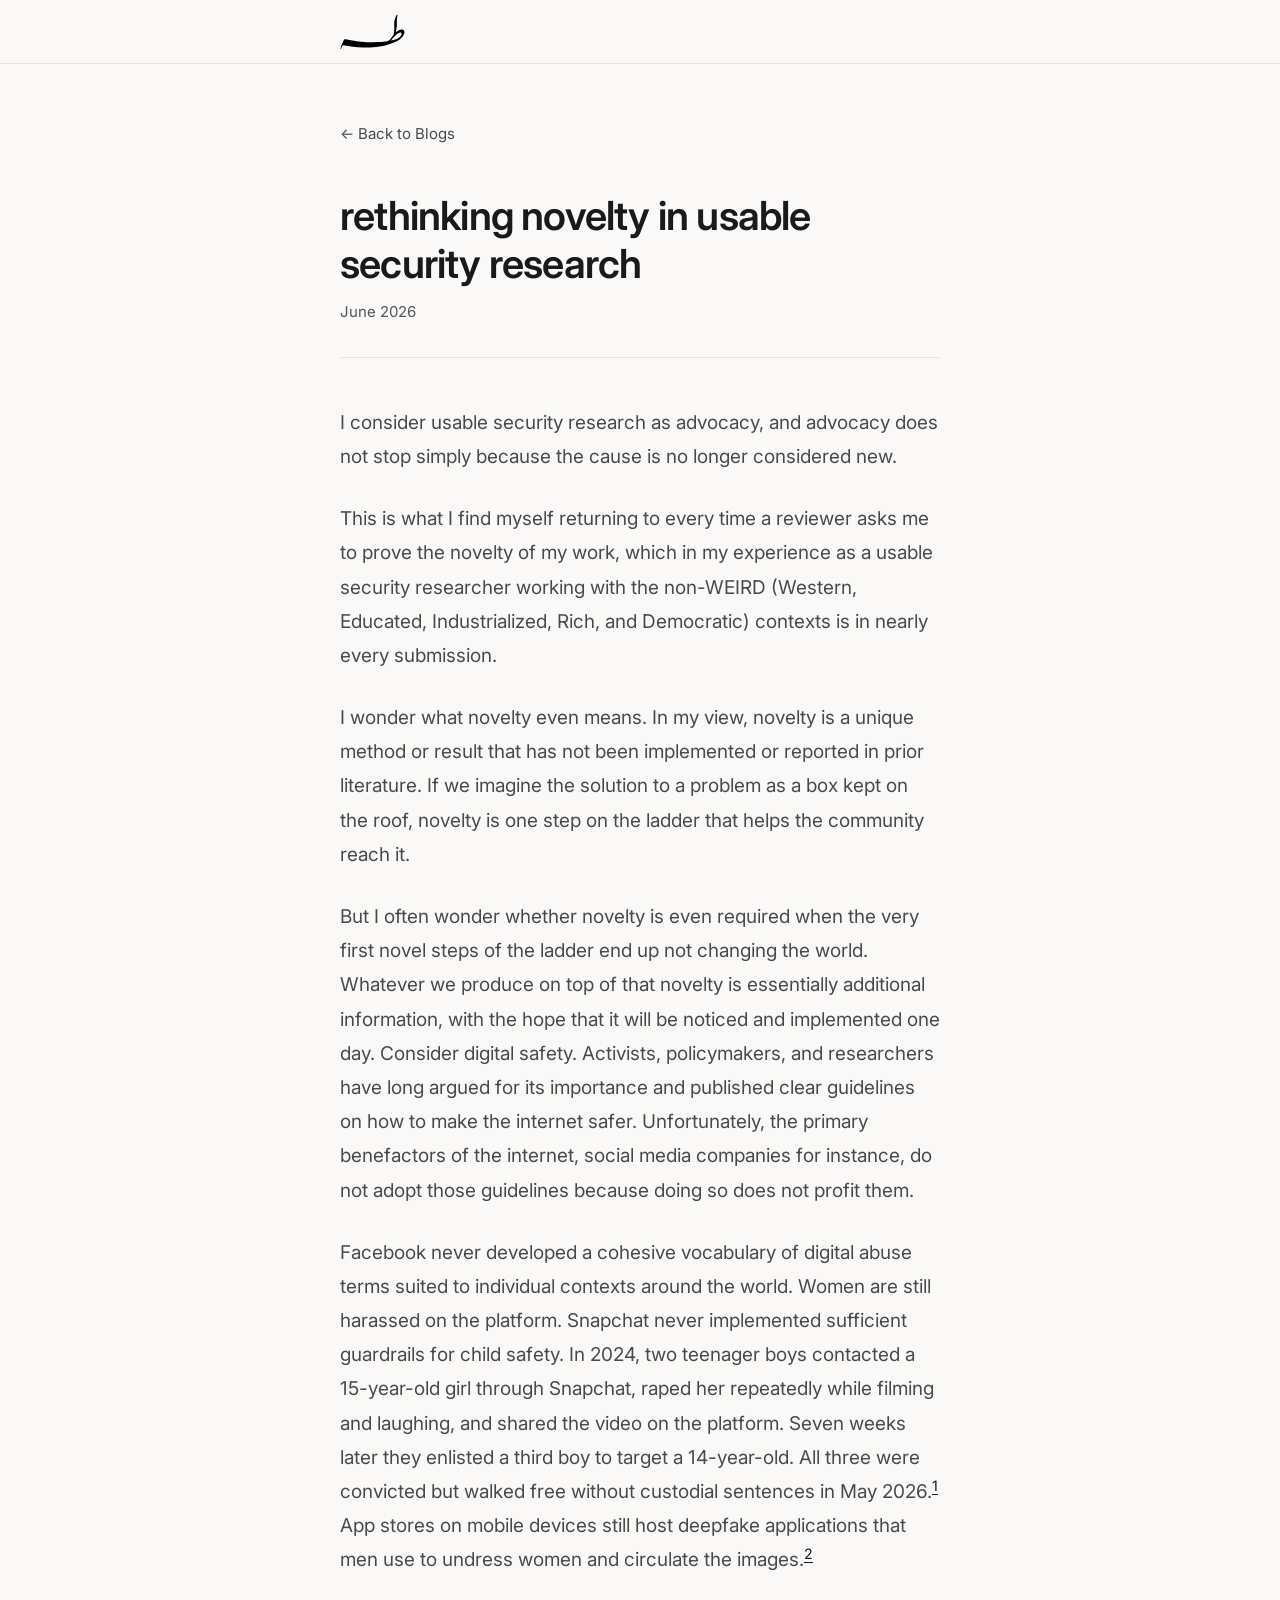
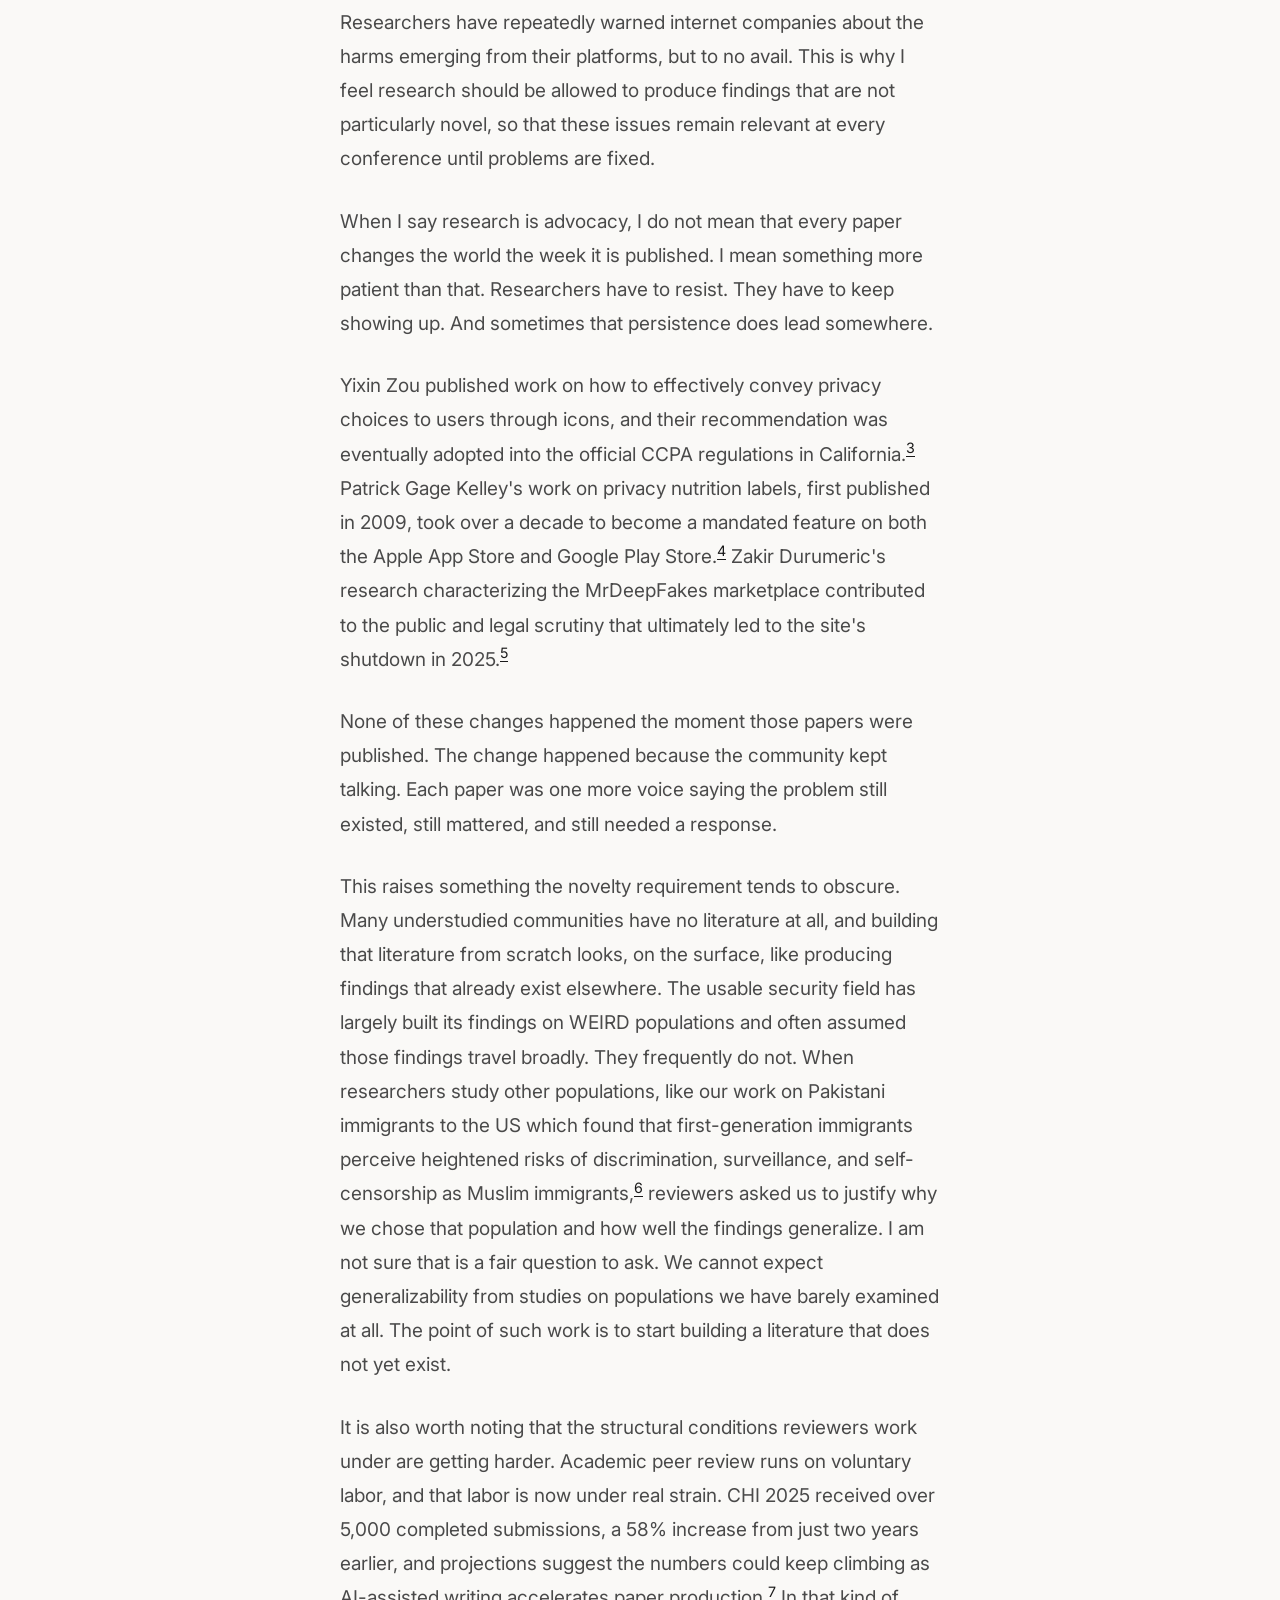
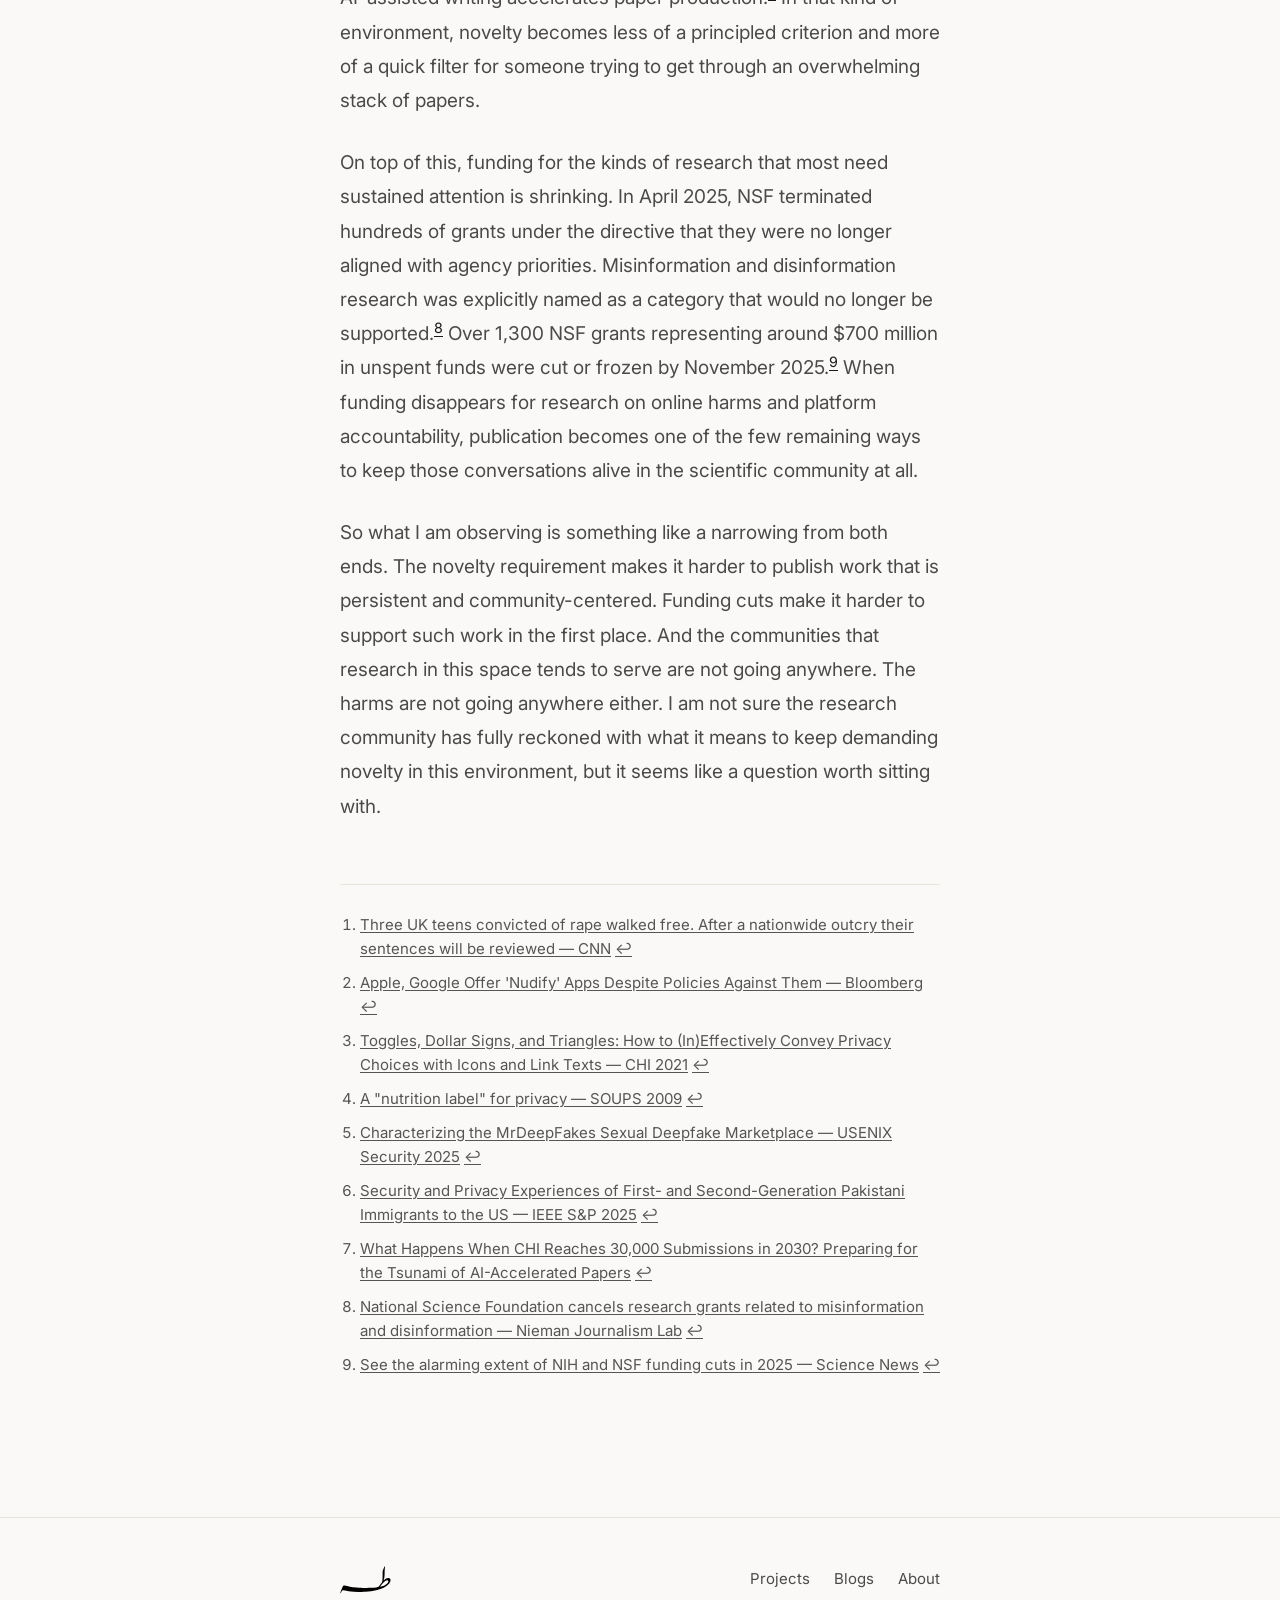
<file: blog-rethinking-novelty-usable-security.html>
<!DOCTYPE html>
<html lang="en">
<head>
<meta charset="UTF-8">
<meta name="viewport" content="width=device-width, initial-scale=1.0">
<meta name="description" content="rethinking novelty in usable security research – a blog by Taha">
<title>rethinking novelty in usable security research – Taha</title>
<link rel="preconnect" href="https://fonts.googleapis.com">
<link rel="preconnect" href="https://fonts.gstatic.com" crossorigin>
<link href="https://fonts.googleapis.com/css2?family=Inter:wght@300;400;500;600;700&display=swap" rel="stylesheet">
<style>
  *, *::before, *::after { box-sizing: border-box; margin: 0; padding: 0; }

  :root {
    --bg: #faf9f7;
    --surface: #ffffff;
    --text: #1a1a1a;
    --muted: #4a4a4a;
    --subtle: #555555;
    --border: #e8e4dc;
    --tag-bg: #f0ede8;
    --nav-height: 64px;
    --max-w: 680px;
  }

  @media (prefers-reduced-motion: no-preference) { html { scroll-behavior: smooth; } }

  body {
    font-family: 'Inter', sans-serif;
    background: var(--bg);
    color: var(--text);
    font-size: 1rem;
    line-height: 1.65;
    -webkit-font-smoothing: antialiased;
  }

  /* NAV */
  nav {
    position: fixed;
    top: 0; left: 0; right: 0;
    z-index: 100;
    height: var(--nav-height);
    background: rgba(250,249,247,0.92);
    backdrop-filter: blur(12px);
    -webkit-backdrop-filter: blur(12px);
    border-bottom: 1px solid var(--border);
  }

  .nav-inner {
    max-width: var(--max-w);
    margin: 0 auto;
    padding: 0 40px;
    height: 100%;
    display: flex;
    align-items: center;
  }

  .nav-logo img { height: 36px; width: auto; display: block; }
  /* LAYOUT */
  main { padding-top: var(--nav-height); }
  .container { max-width: var(--max-w); margin: 0 auto; padding: 0 40px; }

  /* BACK LINK */
  .back-link {
    display: block;
    font-size: 0.9375rem;
    color: var(--muted);
    text-decoration: none;
    margin-top: 60px;
    margin-bottom: 48px;
    transition: color 0.2s;
  }
  .back-link:hover { color: var(--text); }

  /* POST HEADER */
  .post-header { margin-bottom: 48px; border-bottom: 1px solid var(--border); padding-bottom: 32px; }

  .post-title {
    font-size: clamp(1.75rem, 5vw, 2.5rem);
    font-weight: 600;
    line-height: 1.2;
    letter-spacing: -0.02em;
    color: var(--text);
    margin-bottom: 12px;
  }

  .post-date {
    font-size: 0.9375rem;
    color: var(--subtle);
  }

  /* POST BODY */
  .post-body { padding: 0 0 60px; }

  .post-body p {
    font-size: 1.1875rem;
    line-height: 1.8;
    color: var(--muted);
    margin-bottom: 28px;
  }
  .post-body p:last-child { margin-bottom: 0; }

  sup {
    font-size: 0.75em;
    color: var(--subtle);
    vertical-align: super;
    line-height: 0;
  }
  sup a {
    color: var(--subtle);
    text-decoration: none;
  }
  sup a:hover { color: var(--text); }

  /* FOOTNOTES */
  .footnotes {
    margin-top: 60px;
    padding-top: 28px;
    border-top: 1px solid var(--border);
    padding-bottom: 80px;
  }

  .footnotes ol {
    list-style: decimal;
    padding-left: 20px;
    display: flex;
    flex-direction: column;
    gap: 10px;
  }

  .footnotes li {
    font-size: 0.9375rem;
    color: var(--subtle);
    line-height: 1.6;
  }

  .footnotes li a {
    color: var(--subtle);
    text-underline-offset: 2px;
  }
  .footnotes li a:hover { color: var(--text); }

  /* FOOTER */
  footer { padding: 40px 0; border-top: 1px solid var(--border); }

  .footer-inner {
    display: flex;
    align-items: center;
    justify-content: space-between;
  }

  .footer-logo img { height: 28px; width: auto; display: block; }

  .footer-links { display: flex; gap: 24px; list-style: none; }
  .footer-links a {
    text-decoration: none;
    color: var(--muted);
    font-size: 0.9375rem;
    transition: color 0.2s;
  }
  .footer-links a:hover { color: var(--text); }

  /* RESPONSIVE */
  @media (max-width: 700px) {
    .nav-inner { padding: 0 20px; }
    .container { padding: 0 20px; }
    .footer-inner { flex-direction: column; gap: 20px; align-items: flex-start; }
  }

  /* ── ACCESSIBILITY ── */
  :root { --focus: #1a4fd6; }
  :focus-visible { outline: 3px solid var(--focus); outline-offset: 3px; border-radius: 3px; }
  .skip-link {
    position: absolute; left: 12px; top: -64px; z-index: 200;
    background: var(--text); color: var(--bg);
    padding: 10px 16px; border-radius: 6px;
    font-size: 0.9375rem; text-decoration: none;
  }
  .skip-link:focus { top: 12px; }
  main:focus { outline: none; }
  .nav-logo, .footer-logo { display: inline-flex; align-items: center; min-height: 44px; }
  .back-link { display: flex; width: fit-content; align-items: center; min-height: 44px; margin-top: 48px; margin-bottom: 36px; }
  .footer-links a { display: inline-flex; align-items: center; min-height: 44px; }
  .post-body p a { color: var(--text); text-decoration: underline; text-decoration-color: currentColor; text-underline-offset: 3px; }
  .post-body sup a { padding: 10px 6px; margin: -10px -6px; }
  @media (prefers-reduced-motion: reduce) {
    *, *::before, *::after { transition-duration: 0.01ms !important; animation-duration: 0.01ms !important; scroll-behavior: auto !important; }
    .btn:hover { transform: none; }
  }
</style>
</head>
<body>

<a class="skip-link" href="#main">Skip to content</a>

<nav>
  <div class="nav-inner">
    <a class="nav-logo" href="index.html">
      <img src="images/logo.svg" alt="Taha – home">
    </a>
  </div>
</nav>

<main id="main" tabindex="-1">
  <div class="container">

    <a class="back-link" href="index.html#blog">← Back to Blogs</a>

    <div class="post-header">
      <h1 class="post-title">rethinking novelty in usable security research</h1>
      <p class="post-date">June 2026</p>
    </div>

    <div class="post-body">
      <p>I consider usable security research as advocacy, and advocacy does not stop simply because the cause is no longer considered new.</p>

      <p>This is what I find myself returning to every time a reviewer asks me to prove the novelty of my work, which in my experience as a usable security researcher working with the non-WEIRD (Western, Educated, Industrialized, Rich, and Democratic) contexts is in nearly every submission.</p>

      <p>I wonder what novelty even means. In my view, novelty is a unique method or result that has not been implemented or reported in prior literature. If we imagine the solution to a problem as a box kept on the roof, novelty is one step on the ladder that helps the community reach it.</p>

      <p>But I often wonder whether novelty is even required when the very first novel steps of the ladder end up not changing the world. Whatever we produce on top of that novelty is essentially additional information, with the hope that it will be noticed and implemented one day. Consider digital safety. Activists, policymakers, and researchers have long argued for its importance and published clear guidelines on how to make the internet safer. Unfortunately, the primary benefactors of the internet, social media companies for instance, do not adopt those guidelines because doing so does not profit them.</p>

      <p>Facebook never developed a cohesive vocabulary of digital abuse terms suited to individual contexts around the world. Women are still harassed on the platform. Snapchat never implemented sufficient guardrails for child safety. In 2024, two teenager boys contacted a 15-year-old girl through Snapchat, raped her repeatedly while filming and laughing, and shared the video on the platform. Seven weeks later they enlisted a third boy to target a 14-year-old. All three were convicted but walked free without custodial sentences in May 2026.<sup><a href="#fn1" id="ref1" role="doc-noteref" aria-label="Footnote 1">1</a></sup> App stores on mobile devices still host deepfake applications that men use to undress women and circulate the images.<sup><a href="#fn2" id="ref2" role="doc-noteref" aria-label="Footnote 2">2</a></sup></p>

      <p>Researchers have repeatedly warned internet companies about the harms emerging from their platforms, but to no avail. This is why I feel research should be allowed to produce findings that are not particularly novel, so that these issues remain relevant at every conference until problems are fixed.</p>

      <p>When I say research is advocacy, I do not mean that every paper changes the world the week it is published. I mean something more patient than that. Researchers have to resist. They have to keep showing up. And sometimes that persistence does lead somewhere.</p>

      <p>Yixin Zou published work on how to effectively convey privacy choices to users through icons, and their recommendation was eventually adopted into the official CCPA regulations in California.<sup><a href="#fn3" id="ref3" role="doc-noteref" aria-label="Footnote 3">3</a></sup> Patrick Gage Kelley's work on privacy nutrition labels, first published in 2009, took over a decade to become a mandated feature on both the Apple App Store and Google Play Store.<sup><a href="#fn4" id="ref4" role="doc-noteref" aria-label="Footnote 4">4</a></sup> Zakir Durumeric's research characterizing the MrDeepFakes marketplace contributed to the public and legal scrutiny that ultimately led to the site's shutdown in 2025.<sup><a href="#fn5" id="ref5" role="doc-noteref" aria-label="Footnote 5">5</a></sup></p>

      <p>None of these changes happened the moment those papers were published. The change happened because the community kept talking. Each paper was one more voice saying the problem still existed, still mattered, and still needed a response.</p>

      <p>This raises something the novelty requirement tends to obscure. Many understudied communities have no literature at all, and building that literature from scratch looks, on the surface, like producing findings that already exist elsewhere.  The usable security field has largely built its findings on WEIRD populations and often assumed those findings travel broadly. They frequently do not. When researchers study other populations, like our work on Pakistani immigrants to the US which found that first-generation immigrants perceive heightened risks of discrimination, surveillance, and self-censorship as Muslim immigrants,<sup><a href="#fn6" id="ref6" role="doc-noteref" aria-label="Footnote 6">6</a></sup> reviewers asked us to justify why we chose that population and how well the findings generalize. I am not sure that is a fair question to ask. We cannot expect generalizability from studies on populations we have barely examined at all. The point of such work is to start building a literature that does not yet exist.</p>

      <p>It is also worth noting that the structural conditions reviewers work under are getting harder. Academic peer review runs on voluntary labor, and that labor is now under real strain. CHI 2025 received over 5,000 completed submissions, a 58% increase from just two years earlier, and projections suggest the numbers could keep climbing as AI-assisted writing accelerates paper production.<sup><a href="#fn7" id="ref7" role="doc-noteref" aria-label="Footnote 7">7</a></sup> In that kind of environment, novelty becomes less of a principled criterion and more of a quick filter for someone trying to get through an overwhelming stack of papers.</p>

      <p>On top of this, funding for the kinds of research that most need sustained attention is shrinking. In April 2025, NSF terminated hundreds of grants under the directive that they were no longer aligned with agency priorities. Misinformation and disinformation research was explicitly named as a category that would no longer be supported.<sup><a href="#fn8" id="ref8" role="doc-noteref" aria-label="Footnote 8">8</a></sup> Over 1,300 NSF grants representing around $700 million in unspent funds were cut or frozen by November 2025.<sup><a href="#fn9" id="ref9" role="doc-noteref" aria-label="Footnote 9">9</a></sup> When funding disappears for research on online harms and platform accountability, publication becomes one of the few remaining ways to keep those conversations alive in the scientific community at all.</p>

      <p>So what I am observing is something like a narrowing from both ends. The novelty requirement makes it harder to publish work that is persistent and community-centered. Funding cuts make it harder to support such work in the first place. And the communities that research in this space tends to serve are not going anywhere. The harms are not going anywhere either. I am not sure the research community has fully reckoned with what it means to keep demanding novelty in this environment, but it seems like a question worth sitting with.</p>

      <div class="footnotes" role="doc-endnotes" aria-label="Footnotes">
        <ol>
          <li id="fn1" role="doc-endnote"><a href="https://edition.cnn.com/2026/05/26/uk/uk-rape-charges-teenagers-sentences-reviewed-intl" target="_blank" rel="noopener">Three UK teens convicted of rape walked free. After a nationwide outcry their sentences will be reviewed — CNN</a> <a href="#ref1" role="doc-backlink" aria-label="Back to reference 1">↩</a></li>
          <li id="fn2" role="doc-endnote"><a href="https://www.bloomberg.com/news/articles/2026-04-15/apple-google-offer-nudify-apps-despite-policies-against-them?embedded-checkout=true" target="_blank" rel="noopener">Apple, Google Offer 'Nudify' Apps Despite Policies Against Them — Bloomberg</a> <a href="#ref2" role="doc-backlink" aria-label="Back to reference 2">↩</a></li>
          <li id="fn3" role="doc-endnote"><a href="https://dl.acm.org/doi/10.1145/3411764.3445387" target="_blank" rel="noopener">Toggles, Dollar Signs, and Triangles: How to (In)Effectively Convey Privacy Choices with Icons and Link Texts — CHI 2021</a> <a href="#ref3" role="doc-backlink" aria-label="Back to reference 3">↩</a></li>
          <li id="fn4" role="doc-endnote"><a href="https://dl.acm.org/doi/10.1145/1572532.1572538" target="_blank" rel="noopener">A "nutrition label" for privacy — SOUPS 2009</a> <a href="#ref4" role="doc-backlink" aria-label="Back to reference 4">↩</a></li>
          <li id="fn5" role="doc-endnote"><a href="https://www.usenix.org/system/files/usenixsecurity25-han.pdf" target="_blank" rel="noopener">Characterizing the MrDeepFakes Sexual Deepfake Marketplace — USENIX Security 2025</a> <a href="#ref5" role="doc-backlink" aria-label="Back to reference 5">↩</a></li>
          <li id="fn6" role="doc-endnote"><a href="https://ieeexplore.ieee.org/document/11023485" target="_blank" rel="noopener">Security and Privacy Experiences of First- and Second-Generation Pakistani Immigrants to the US — IEEE S&amp;P 2025</a> <a href="#ref6" role="doc-backlink" aria-label="Back to reference 6">↩</a></li>
          <li id="fn7" role="doc-endnote"><a href="https://dl.acm.org/doi/10.1145/3805711" target="_blank" rel="noopener">What Happens When CHI Reaches 30,000 Submissions in 2030? Preparing for the Tsunami of AI-Accelerated Papers</a> <a href="#ref7" role="doc-backlink" aria-label="Back to reference 7">↩</a></li>
          <li id="fn8" role="doc-endnote"><a href="https://niemanlab.org/2025/04/national-science-foundation-cancels-research-grants-related-to-misinformation-and-disinformation/" target="_blank" rel="noopener">National Science Foundation cancels research grants related to misinformation and disinformation — Nieman Journalism Lab</a> <a href="#ref8" role="doc-backlink" aria-label="Back to reference 8">↩</a></li>
          <li id="fn9" role="doc-endnote"><a href="https://www.sciencenews.org/article/nih-nsf-cuts-2025-data" target="_blank" rel="noopener">See the alarming extent of NIH and NSF funding cuts in 2025 — Science News</a> <a href="#ref9" role="doc-backlink" aria-label="Back to reference 9">↩</a></li>
        </ol>
      </div>
    </div>

  </div>
</main>

<!-- FOOTER -->
<footer>
  <div class="container">
    <div class="footer-inner">
      <a class="footer-logo" href="index.html">
        <img src="images/logo.svg" alt="Taha – home">
      </a>
      <ul class="footer-links">
        <li><a href="index.html#projects">Projects</a></li>
        <li><a href="index.html#blog">Blogs</a></li>
        <li><a href="index.html">About</a></li>
      </ul>
    </div>
  </div>
</footer>

<script>
</script>

</body>
</html>
</file>
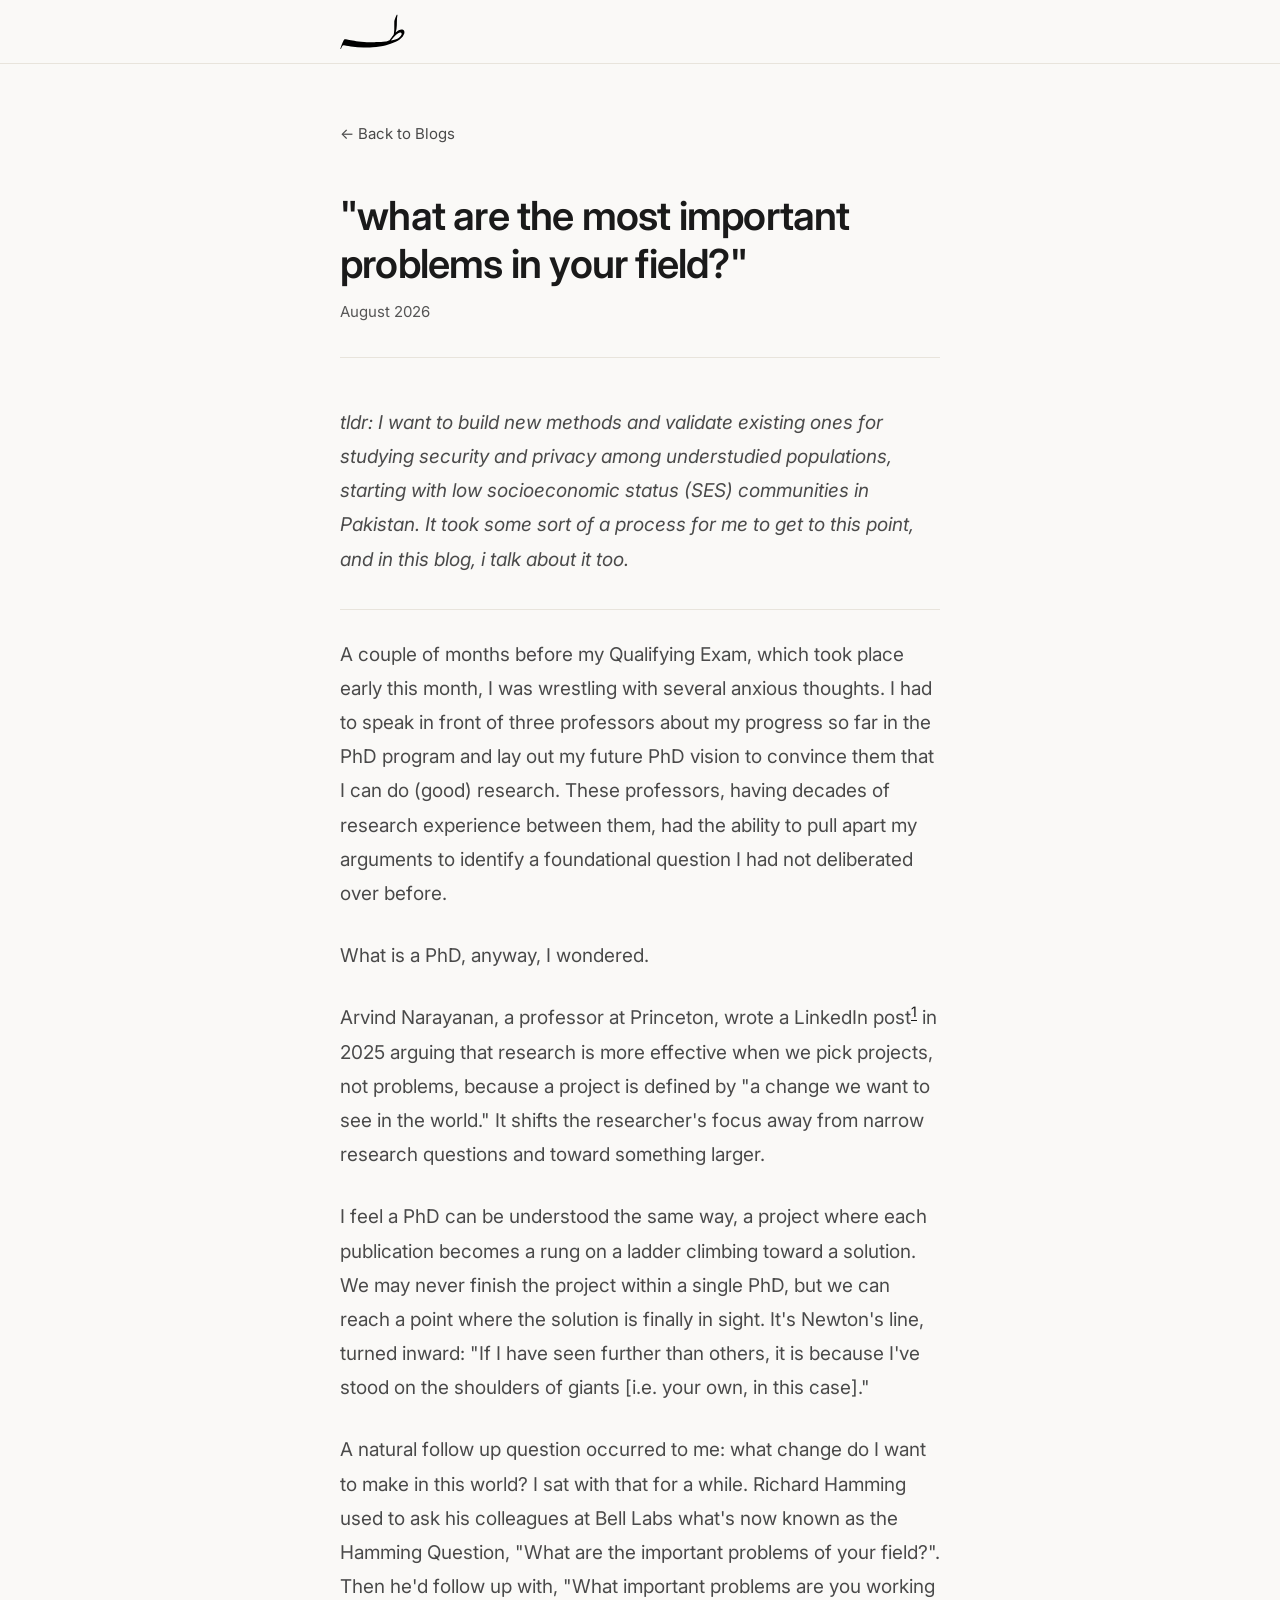
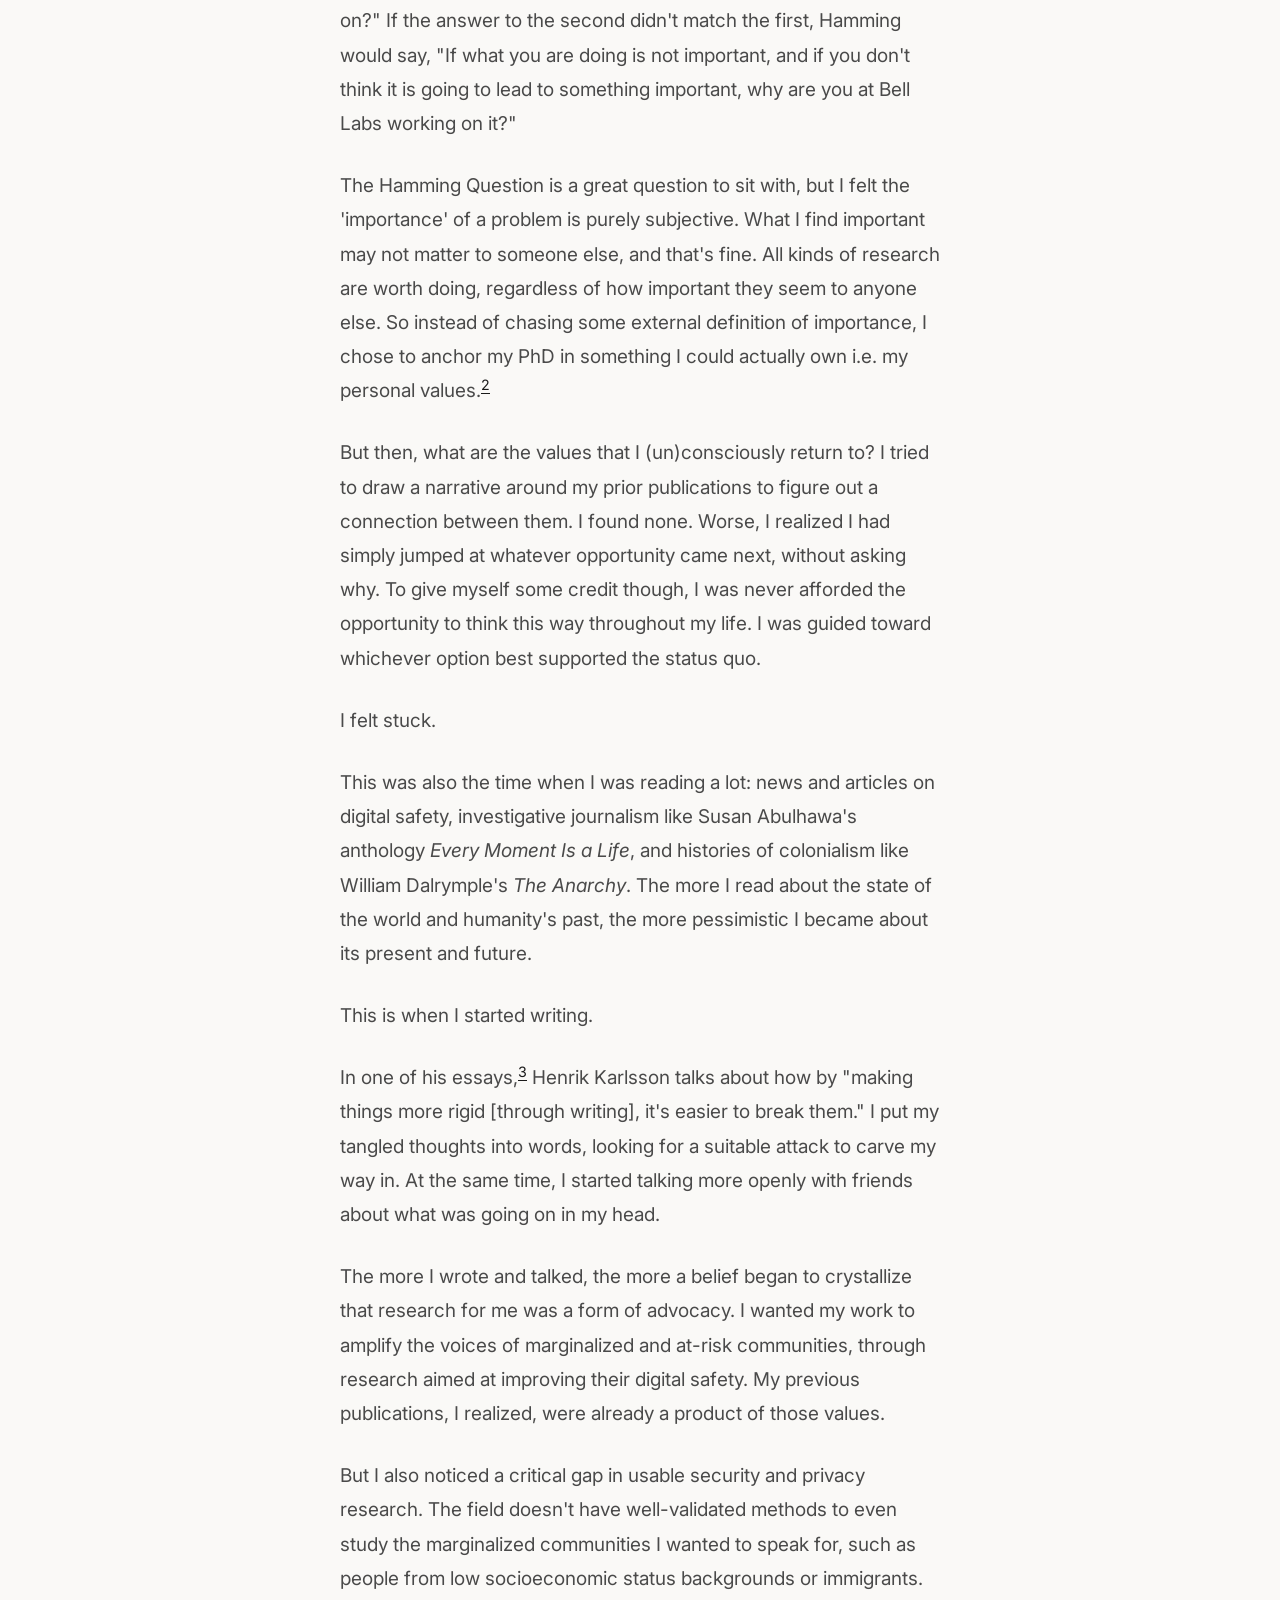
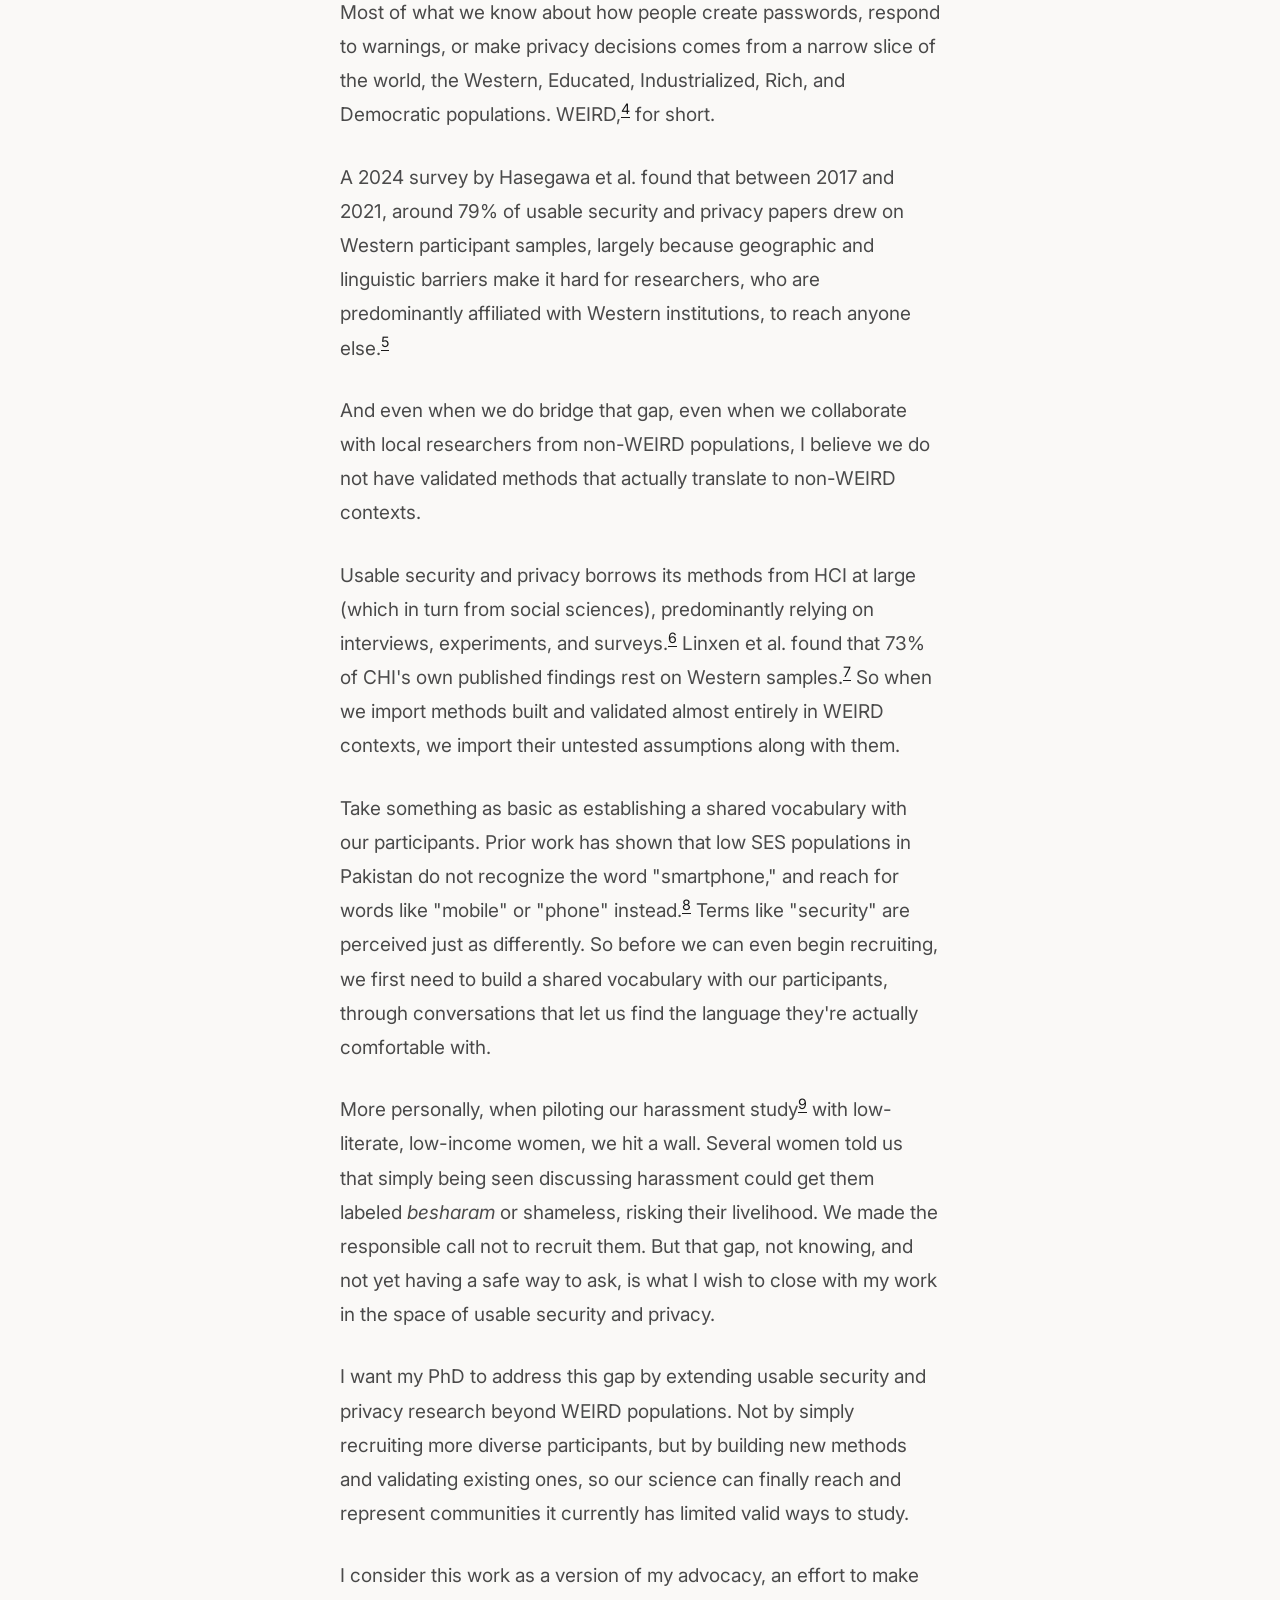
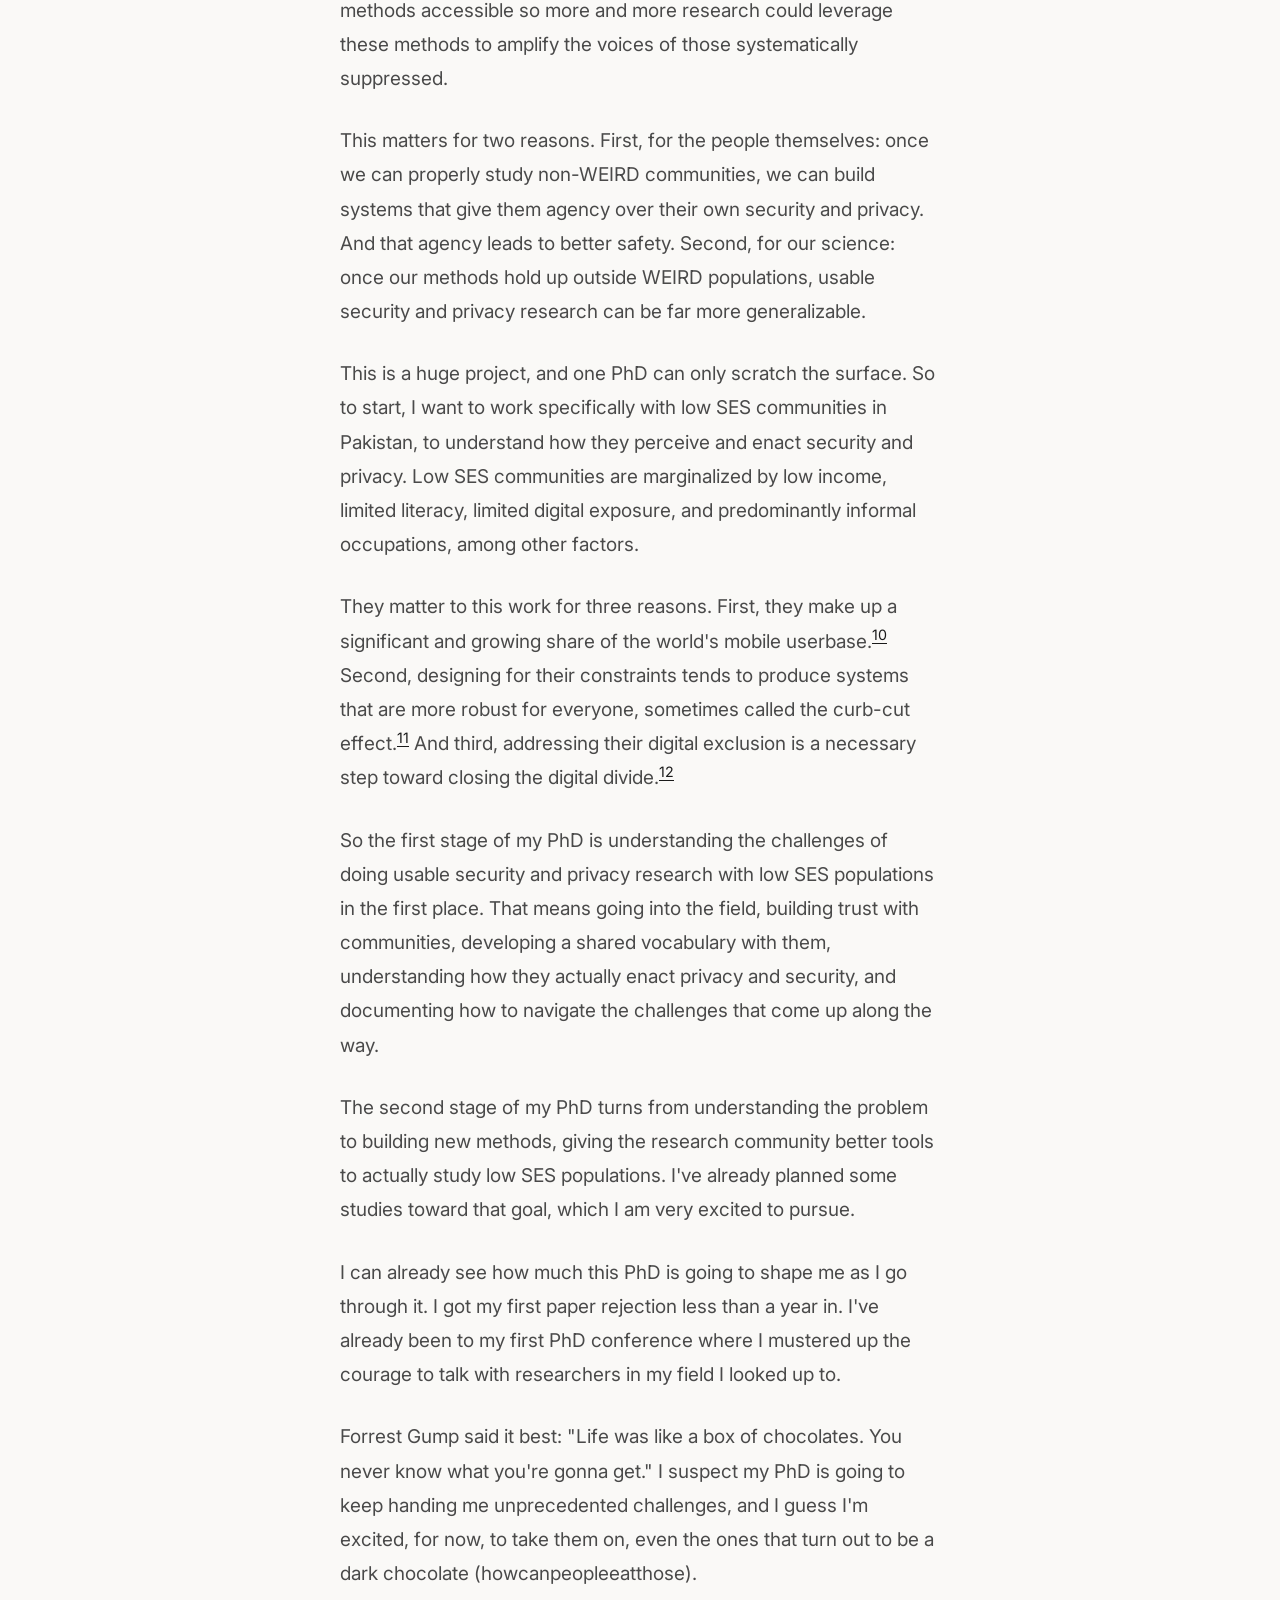
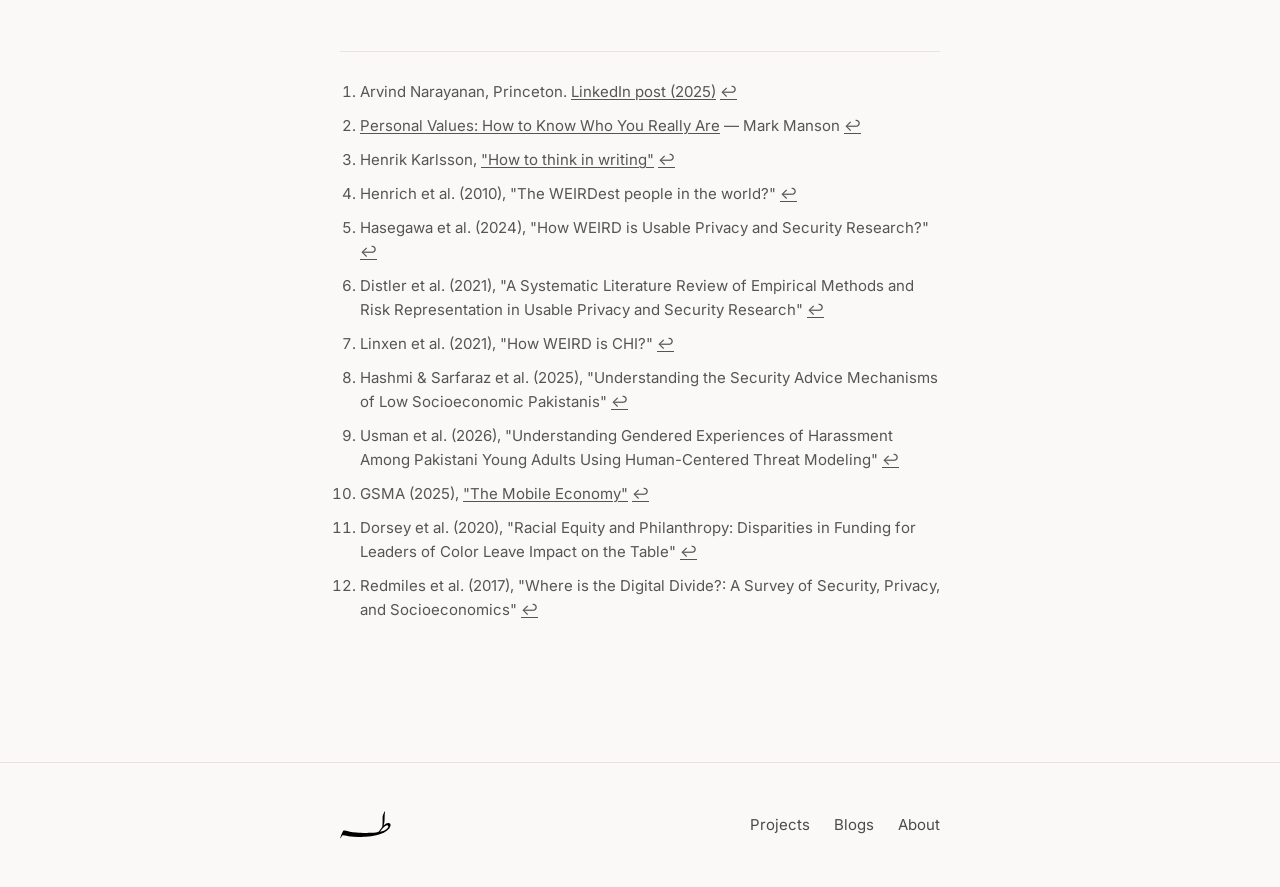
<file: blog-what-are-the-most-important-problems.html>
<!DOCTYPE html>
<html lang="en">
<head>
<meta charset="UTF-8">
<meta name="viewport" content="width=device-width, initial-scale=1.0">
<meta name="description" content="&quot;what are the most important problems in your field?&quot; – a blog by Taha">
<title>"what are the most important problems in your field?" – Taha</title>
<link rel="preconnect" href="https://fonts.googleapis.com">
<link rel="preconnect" href="https://fonts.gstatic.com" crossorigin>
<link href="https://fonts.googleapis.com/css2?family=Inter:wght@300;400;500;600;700&display=swap" rel="stylesheet">
<style>
  *, *::before, *::after { box-sizing: border-box; margin: 0; padding: 0; }

  :root {
    --bg: #faf9f7;
    --surface: #ffffff;
    --text: #1a1a1a;
    --muted: #4a4a4a;
    --subtle: #555555;
    --border: #e8e4dc;
    --tag-bg: #f0ede8;
    --nav-height: 64px;
    --max-w: 680px;
  }

  @media (prefers-reduced-motion: no-preference) { html { scroll-behavior: smooth; } }

  body {
    font-family: 'Inter', sans-serif;
    background: var(--bg);
    color: var(--text);
    font-size: 1rem;
    line-height: 1.65;
    -webkit-font-smoothing: antialiased;
  }

  /* NAV */
  nav {
    position: fixed;
    top: 0; left: 0; right: 0;
    z-index: 100;
    height: var(--nav-height);
    background: rgba(250,249,247,0.92);
    backdrop-filter: blur(12px);
    -webkit-backdrop-filter: blur(12px);
    border-bottom: 1px solid var(--border);
  }

  .nav-inner {
    max-width: var(--max-w);
    margin: 0 auto;
    padding: 0 40px;
    height: 100%;
    display: flex;
    align-items: center;
  }

  .nav-logo img { height: 36px; width: auto; display: block; }

  /* LAYOUT */
  main { padding-top: var(--nav-height); }
  .container { max-width: var(--max-w); margin: 0 auto; padding: 0 40px; }

  /* BACK LINK */
  .back-link {
    display: block;
    font-size: 0.9375rem;
    color: var(--muted);
    text-decoration: none;
    margin-top: 60px;
    margin-bottom: 48px;
    transition: color 0.2s;
  }
  .back-link:hover { color: var(--text); }

  /* POST HEADER */
  .post-header {
    margin-bottom: 48px;
    border-bottom: 1px solid var(--border);
    padding-bottom: 32px;
  }

  .post-title {
    font-size: clamp(1.75rem, 5vw, 2.5rem);
    font-weight: 600;
    line-height: 1.2;
    letter-spacing: -0.02em;
    color: var(--text);
    margin-bottom: 12px;
  }

  .post-date {
    font-size: 0.9375rem;
    color: var(--subtle);
  }

  /* POST BODY */
  .post-body { padding: 0 0 60px; }

  .post-body p {
    font-size: 1.1875rem;
    line-height: 1.8;
    color: var(--muted);
    margin-bottom: 28px;
  }
  .post-body p:last-child { margin-bottom: 0; }

  .post-tldr {
    font-size: 1.0625rem;
    line-height: 1.75;
    color: var(--subtle);
    margin-bottom: 40px;
    padding-bottom: 32px;
    border-bottom: 1px solid var(--border);
    font-style: italic;
  }

  sup {
    font-size: 0.75em;
    color: var(--subtle);
    vertical-align: super;
    line-height: 0;
  }

  sup a {
    color: var(--subtle);
    text-decoration: none;
  }
  sup a:hover { color: var(--text); }

  /* FOOTNOTES */
  .footnotes {
    margin-top: 60px;
    padding-top: 28px;
    border-top: 1px solid var(--border);
    padding-bottom: 80px;
  }

  .footnotes ol {
    list-style: decimal;
    padding-left: 20px;
    display: flex;
    flex-direction: column;
    gap: 10px;
  }

  .footnotes li {
    font-size: 0.9375rem;
    color: var(--subtle);
    line-height: 1.6;
  }

  .footnotes li a {
    color: var(--subtle);
    text-underline-offset: 2px;
  }
  .footnotes li a:hover { color: var(--text); }

  /* FOOTER */
  footer { padding: 40px 0; border-top: 1px solid var(--border); }

  .footer-inner {
    display: flex;
    align-items: center;
    justify-content: space-between;
  }

  .footer-logo img { height: 28px; width: auto; display: block; }

  .footer-links { display: flex; gap: 24px; list-style: none; }
  .footer-links a {
    text-decoration: none;
    color: var(--muted);
    font-size: 0.9375rem;
    transition: color 0.2s;
  }
  .footer-links a:hover { color: var(--text); }

  /* RESPONSIVE */
  @media (max-width: 700px) {
    .nav-inner { padding: 0 20px; }
    .container { padding: 0 20px; }
    .footer-inner { flex-direction: column; gap: 20px; align-items: flex-start; }
  }

  /* ── ACCESSIBILITY ── */
  :root { --focus: #1a4fd6; }
  :focus-visible { outline: 3px solid var(--focus); outline-offset: 3px; border-radius: 3px; }
  .skip-link {
    position: absolute; left: 12px; top: -64px; z-index: 200;
    background: var(--text); color: var(--bg);
    padding: 10px 16px; border-radius: 6px;
    font-size: 0.9375rem; text-decoration: none;
  }
  .skip-link:focus { top: 12px; }
  main:focus { outline: none; }
  .nav-logo, .footer-logo { display: inline-flex; align-items: center; min-height: 44px; }
  .back-link { display: flex; width: fit-content; align-items: center; min-height: 44px; margin-top: 48px; margin-bottom: 36px; }
  .footer-links a { display: inline-flex; align-items: center; min-height: 44px; }
  .post-body p a { color: var(--text); text-decoration: underline; text-decoration-color: currentColor; text-underline-offset: 3px; }
  .post-body sup a { padding: 10px 6px; margin: -10px -6px; }
  @media (prefers-reduced-motion: reduce) {
    *, *::before, *::after { transition-duration: 0.01ms !important; animation-duration: 0.01ms !important; scroll-behavior: auto !important; }
    .btn:hover { transform: none; }
  }
</style>
</head>
<body>

<a class="skip-link" href="#main">Skip to content</a>

<nav>
  <div class="nav-inner">
    <a class="nav-logo" href="index.html">
      <img src="images/logo.svg" alt="Taha – home">
    </a>
  </div>
</nav>

<main id="main" tabindex="-1">
  <div class="container">

    <a class="back-link" href="index.html#blog">← Back to Blogs</a>

    <div class="post-header">
      <h1 class="post-title">"what are the most important problems in your field?"</h1>
      <p class="post-date">August 2026</p>
    </div>

    <div class="post-body">

      <p class="post-tldr">tldr: I want to build new methods and validate existing ones for studying security and privacy among understudied populations, starting with low socioeconomic status (SES) communities in Pakistan. It took some sort of a process for me to get to this point, and in this blog, i talk about it too.</p>

      <p>A couple of months before my Qualifying Exam, which took place early this month, I was wrestling with several anxious thoughts. I had to speak in front of three professors about my progress so far in the PhD program and lay out my future PhD vision to convince them that I can do (good) research. These professors, having decades of research experience between them, had the ability to pull apart my arguments to identify a foundational question I had not deliberated over before.</p>

      <p>What is a PhD, anyway, I wondered.</p>

      <p>Arvind Narayanan, a professor at Princeton, wrote a LinkedIn post<sup><a href="#fn1" id="ref1" role="doc-noteref" aria-label="Footnote 1">1</a></sup> in 2025 arguing that research is more effective when we pick projects, not problems, because a project is defined by "a change we want to see in the world." It shifts the researcher's focus away from narrow research questions and toward something larger.</p>

      <p>I feel a PhD can be understood the same way, a project where each publication becomes a rung on a ladder climbing toward a solution. We may never finish the project within a single PhD, but we can reach a point where the solution is finally in sight. It's Newton's line, turned inward: "If I have seen further than others, it is because I've stood on the shoulders of giants [i.e. your own, in this case]."</p>

      <p>A natural follow up question occurred to me: what change do I want to make in this world? I sat with that for a while. Richard Hamming used to ask his colleagues at Bell Labs what's now known as the Hamming Question, "What are the important problems of your field?". Then he'd follow up with, "What important problems are you working on?" If the answer to the second didn't match the first, Hamming would say, "If what you are doing is not important, and if you don't think it is going to lead to something important, why are you at Bell Labs working on it?"</p>

      <p>The Hamming Question is a great question to sit with, but I felt the 'importance' of a problem is purely subjective. What I find important may not matter to someone else, and that's fine. All kinds of research are worth doing, regardless of how important they seem to anyone else. So instead of chasing some external definition of importance, I chose to anchor my PhD in something I could actually own i.e. my personal values.<sup><a href="#fn2" id="ref2" role="doc-noteref" aria-label="Footnote 2">2</a></sup></p>

      <p>But then, what are the values that I (un)consciously return to? I tried to draw a narrative around my prior publications to figure out a connection between them. I found none. Worse, I realized I had simply jumped at whatever opportunity came next, without asking why. To give myself some credit though, I was never afforded the opportunity to think this way throughout my life. I was guided toward whichever option best supported the status quo.</p>

      <p>I felt stuck.</p>

      <p>This was also the time when I was reading a lot: news and articles on digital safety, investigative journalism like Susan Abulhawa's anthology <em>Every Moment Is a Life</em>, and histories of colonialism like William Dalrymple's <em>The Anarchy</em>. The more I read about the state of the world and humanity's past, the more pessimistic I became about its present and future.</p>

      <p>This is when I started writing.</p>

      <p>In one of his essays,<sup><a href="#fn3" id="ref3" role="doc-noteref" aria-label="Footnote 3">3</a></sup> Henrik Karlsson talks about how by "making things more rigid [through writing], it's easier to break them." I put my tangled thoughts into words, looking for a suitable attack to carve my way in. At the same time, I started talking more openly with friends about what was going on in my head.</p>

      <p>The more I wrote and talked, the more a belief began to crystallize that research for me was a form of advocacy. I wanted my work to amplify the voices of marginalized and at-risk communities, through research aimed at improving their digital safety. My previous publications, I realized, were already a product of those values.</p>

      <p>But I also noticed a critical gap in usable security and privacy research. The field doesn't have well-validated methods to even study the marginalized communities I wanted to speak for, such as people from low socioeconomic status backgrounds or immigrants. Most of what we know about how people create passwords, respond to warnings, or make privacy decisions comes from a narrow slice of the world, the Western, Educated, Industrialized, Rich, and Democratic populations. WEIRD,<sup><a href="#fn4" id="ref4" role="doc-noteref" aria-label="Footnote 4">4</a></sup> for short.</p>

      <p>A 2024 survey by Hasegawa et al. found that between 2017 and 2021, around 79% of usable security and privacy papers drew on Western participant samples, largely because geographic and linguistic barriers make it hard for researchers, who are predominantly affiliated with Western institutions, to reach anyone else.<sup><a href="#fn5" id="ref5" role="doc-noteref" aria-label="Footnote 5">5</a></sup></p>

      <p>And even when we do bridge that gap, even when we collaborate with local researchers from non-WEIRD populations, I believe we do not have validated methods that actually translate to non-WEIRD contexts.</p>

      <p>Usable security and privacy borrows its methods from HCI at large (which in turn from social sciences), predominantly relying on interviews, experiments, and surveys.<sup><a href="#fn6" id="ref6" role="doc-noteref" aria-label="Footnote 6">6</a></sup> Linxen et al. found that 73% of CHI's own published findings rest on Western samples.<sup><a href="#fn7" id="ref7" role="doc-noteref" aria-label="Footnote 7">7</a></sup> So when we import methods built and validated almost entirely in WEIRD contexts, we import their untested assumptions along with them.</p>

      <p>Take something as basic as establishing a shared vocabulary with our participants. Prior work has shown that low SES populations in Pakistan do not recognize the word "smartphone," and reach for words like "mobile" or "phone" instead.<sup><a href="#fn8" id="ref8" role="doc-noteref" aria-label="Footnote 8">8</a></sup> Terms like "security" are perceived just as differently. So before we can even begin recruiting, we first need to build a shared vocabulary with our participants, through conversations that let us find the language they're actually comfortable with.</p>

      <p>More personally, when piloting our harassment study<sup><a href="#fn9" id="ref9" role="doc-noteref" aria-label="Footnote 9">9</a></sup> with low-literate, low-income women, we hit a wall. Several women told us that simply being seen discussing harassment could get them labeled <em>besharam</em> or shameless, risking their livelihood. We made the responsible call not to recruit them. But that gap, not knowing, and not yet having a safe way to ask, is what I wish to close with my work in the space of usable security and privacy.</p>

      <p>I want my PhD to address this gap by extending usable security and privacy research beyond WEIRD populations. Not by simply recruiting more diverse participants, but by building new methods and validating existing ones, so our science can finally reach and represent communities it currently has limited valid ways to study.</p>

      <p>I consider this work as a version of my advocacy, an effort to make methods accessible so more and more research could leverage these methods to amplify the voices of those systematically suppressed.</p>

      <p>This matters for two reasons. First, for the people themselves: once we can properly study non-WEIRD communities, we can build systems that give them agency over their own security and privacy. And that agency leads to better safety. Second, for our science: once our methods hold up outside WEIRD populations, usable security and privacy research can be far more generalizable.</p>

      <p>This is a huge project, and one PhD can only scratch the surface. So to start, I want to work specifically with low SES communities in Pakistan, to understand how they perceive and enact security and privacy. Low SES communities are marginalized by low income, limited literacy, limited digital exposure, and predominantly informal occupations, among other factors.</p>

      <p>They matter to this work for three reasons. First, they make up a significant and growing share of the world's mobile userbase.<sup><a href="#fn10" id="ref10" role="doc-noteref" aria-label="Footnote 10">10</a></sup> Second, designing for their constraints tends to produce systems that are more robust for everyone, sometimes called the curb-cut effect.<sup><a href="#fn11" id="ref11" role="doc-noteref" aria-label="Footnote 11">11</a></sup> And third, addressing their digital exclusion is a necessary step toward closing the digital divide.<sup><a href="#fn12" id="ref12" role="doc-noteref" aria-label="Footnote 12">12</a></sup></p>

      <p>So the first stage of my PhD is understanding the challenges of doing usable security and privacy research with low SES populations in the first place. That means going into the field, building trust with communities, developing a shared vocabulary with them, understanding how they actually enact privacy and security, and documenting how to navigate the challenges that come up along the way.</p>

      <p>The second stage of my PhD turns from understanding the problem to building new methods, giving the research community better tools to actually study low SES populations. I've already planned some studies toward that goal, which I am very excited to pursue.</p>

      <p>I can already see how much this PhD is going to shape me as I go through it. I got my first paper rejection less than a year in. I've already been to my first PhD conference where I mustered up the courage to talk with researchers in my field I looked up to.</p>

      <p>Forrest Gump said it best: "Life was like a box of chocolates. You never know what you're gonna get." I suspect my PhD is going to keep handing me unprecedented challenges, and I guess I'm excited, for now, to take them on, even the ones that turn out to be a dark chocolate (howcanpeopleeatthose).</p>

      <div class="footnotes" role="doc-endnotes" aria-label="Footnotes">
        <ol>
          <li id="fn1" role="doc-endnote">Arvind Narayanan, Princeton. <a href="https://www.linkedin.com/feed/update/urn:li:activity:7308809988620124161/" target="_blank" rel="noopener">LinkedIn post (2025)</a> <a href="#ref1" role="doc-backlink" aria-label="Back to reference 1">↩</a></li>
          <li id="fn2" role="doc-endnote"><a href="https://markmanson.net/personal-values" target="_blank" rel="noopener">Personal Values: How to Know Who You Really Are</a> — Mark Manson <a href="#ref2" role="doc-backlink" aria-label="Back to reference 2">↩</a></li>
          <li id="fn3" role="doc-endnote">Henrik Karlsson, <a href="https://www.henrikkarlsson.xyz/p/writing-to-think" target="_blank" rel="noopener">"How to think in writing"</a> <a href="#ref3" role="doc-backlink" aria-label="Back to reference 3">↩</a></li>
          <li id="fn4" role="doc-endnote">Henrich et al. (2010), "The WEIRDest people in the world?" <a href="#ref4" role="doc-backlink" aria-label="Back to reference 4">↩</a></li>
          <li id="fn5" role="doc-endnote">Hasegawa et al. (2024), "How WEIRD is Usable Privacy and Security Research?" <a href="#ref5" role="doc-backlink" aria-label="Back to reference 5">↩</a></li>
          <li id="fn6" role="doc-endnote">Distler et al. (2021), "A Systematic Literature Review of Empirical Methods and Risk Representation in Usable Privacy and Security Research" <a href="#ref6" role="doc-backlink" aria-label="Back to reference 6">↩</a></li>
          <li id="fn7" role="doc-endnote">Linxen et al. (2021), "How WEIRD is CHI?" <a href="#ref7" role="doc-backlink" aria-label="Back to reference 7">↩</a></li>
          <li id="fn8" role="doc-endnote">Hashmi &amp; Sarfaraz et al. (2025), "Understanding the Security Advice Mechanisms of Low Socioeconomic Pakistanis" <a href="#ref8" role="doc-backlink" aria-label="Back to reference 8">↩</a></li>
          <li id="fn9" role="doc-endnote">Usman et al. (2026), "Understanding Gendered Experiences of Harassment Among Pakistani Young Adults Using Human-Centered Threat Modeling" <a href="#ref9" role="doc-backlink" aria-label="Back to reference 9">↩</a></li>
          <li id="fn10" role="doc-endnote">GSMA (2025), <a href="https://www.gsma.com/solutions-and-impact/connectivity-for-good/mobile-economy/the-mobile-economy-2025/" target="_blank" rel="noopener">"The Mobile Economy"</a> <a href="#ref10" role="doc-backlink" aria-label="Back to reference 10">↩</a></li>
          <li id="fn11" role="doc-endnote">Dorsey et al. (2020), "Racial Equity and Philanthropy: Disparities in Funding for Leaders of Color Leave Impact on the Table" <a href="#ref11" role="doc-backlink" aria-label="Back to reference 11">↩</a></li>
          <li id="fn12" role="doc-endnote">Redmiles et al. (2017), "Where is the Digital Divide?: A Survey of Security, Privacy, and Socioeconomics" <a href="#ref12" role="doc-backlink" aria-label="Back to reference 12">↩</a></li>
        </ol>
      </div>
    </div>

  </div>
</main>

<!-- FOOTER -->
<footer>
  <div class="container">
    <div class="footer-inner">
      <a class="footer-logo" href="index.html">
        <img src="images/logo.svg" alt="Taha – home">
      </a>
      <ul class="footer-links">
        <li><a href="index.html#projects">Projects</a></li>
        <li><a href="index.html#blog">Blogs</a></li>
        <li><a href="index.html">About</a></li>
      </ul>
    </div>
  </div>
</footer>

<script>
</script>

</body>
</html>
</file>
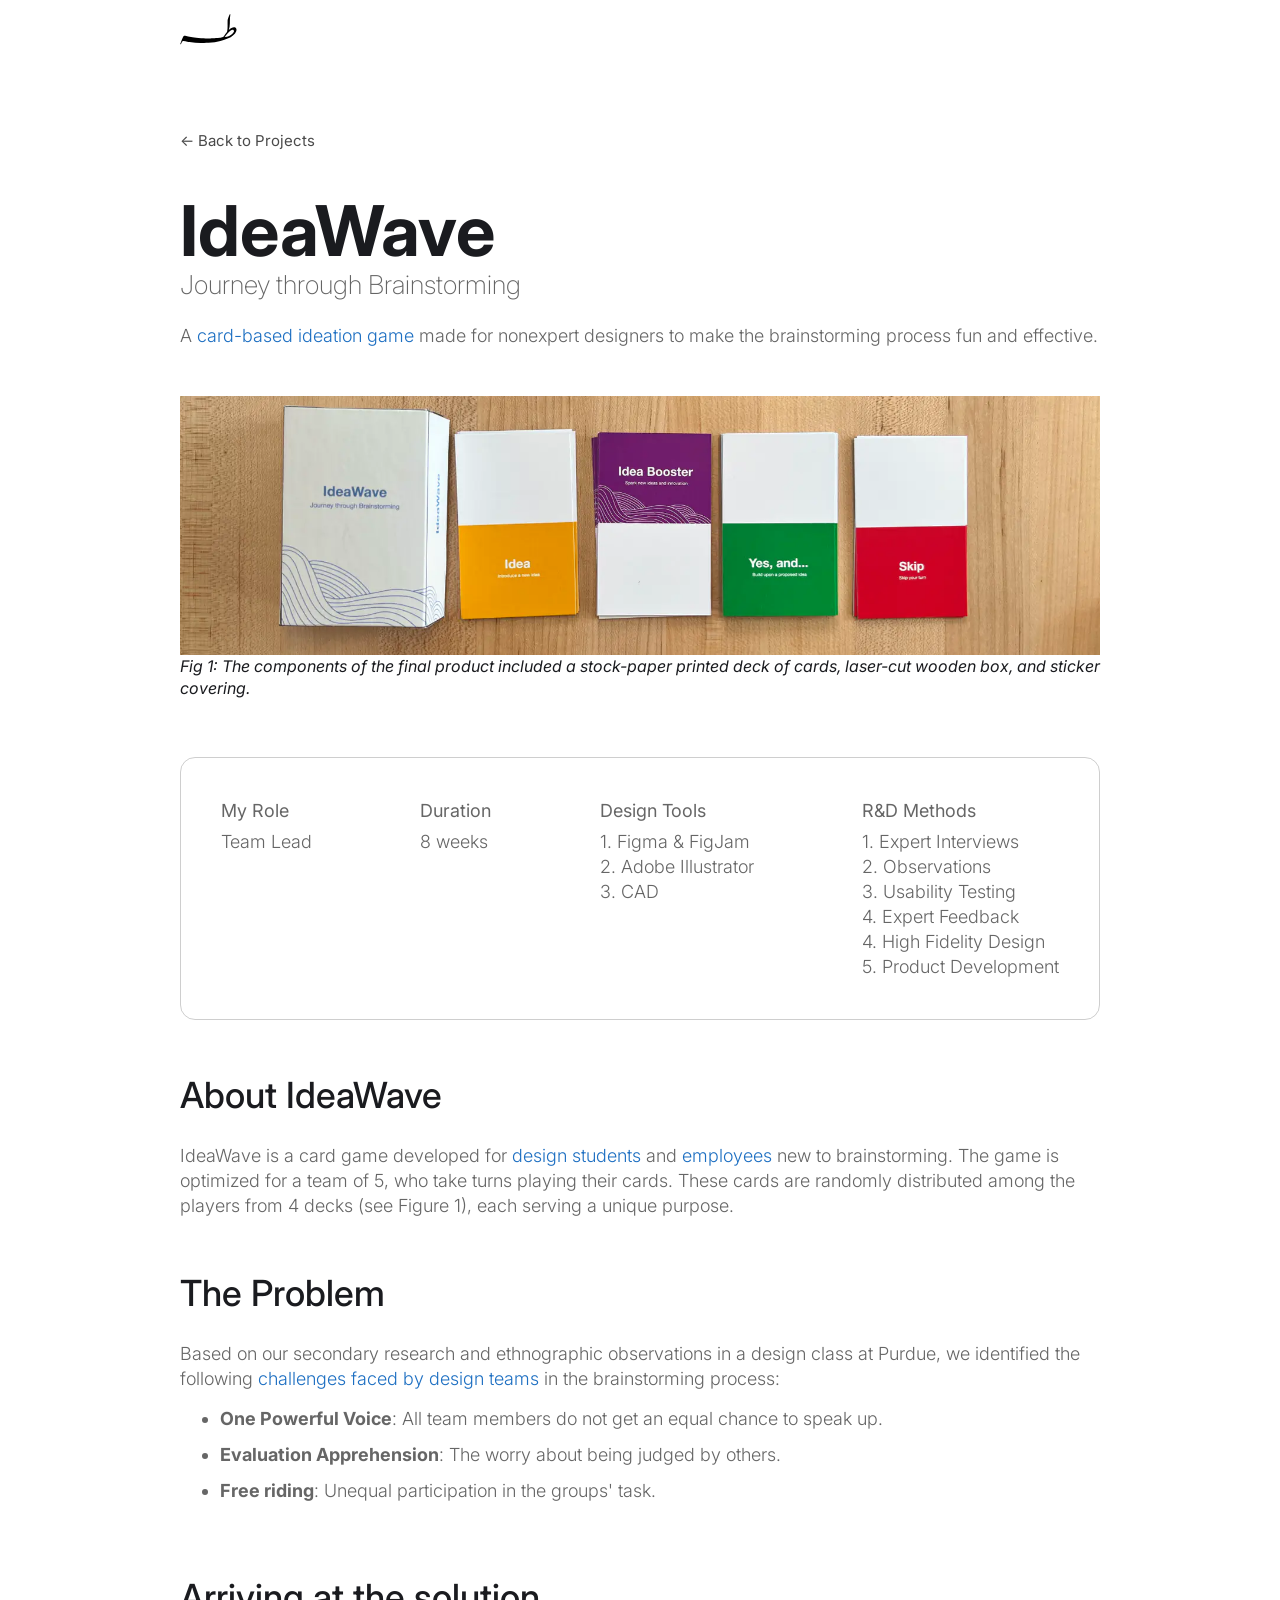
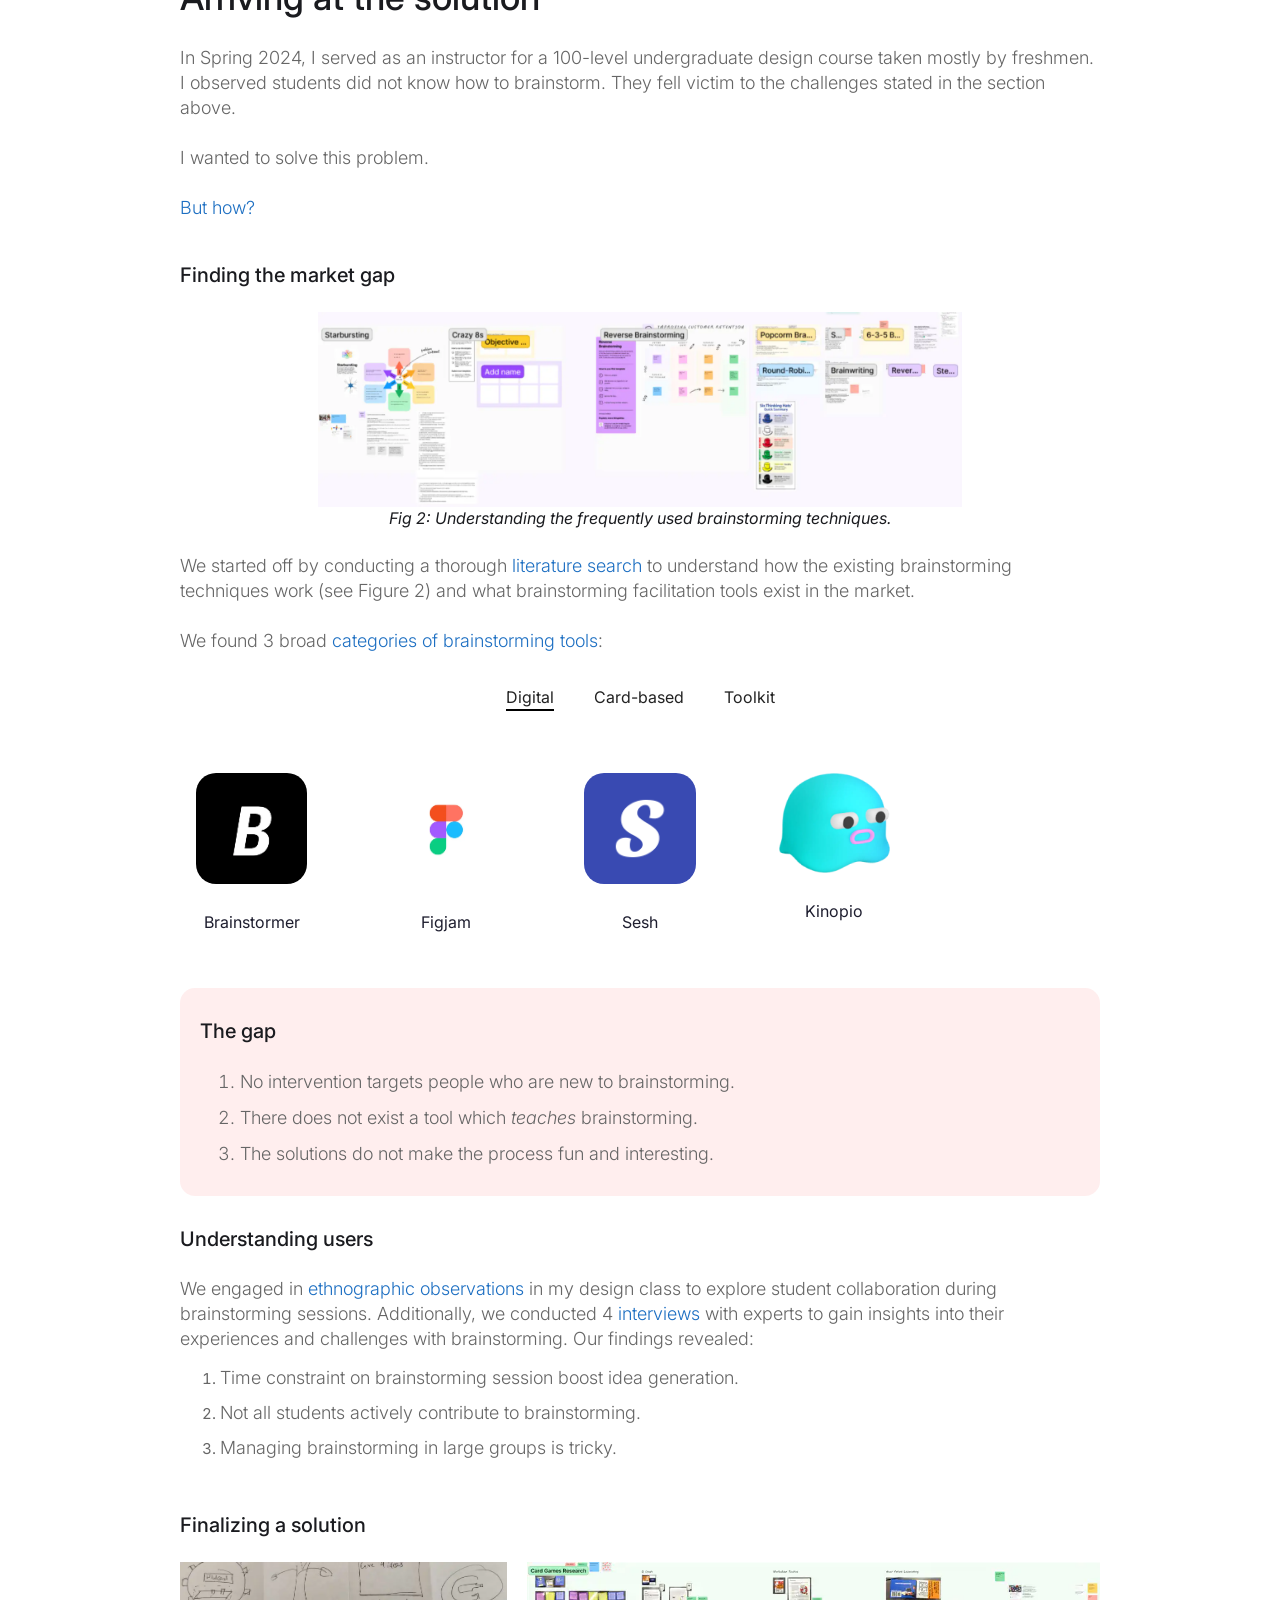
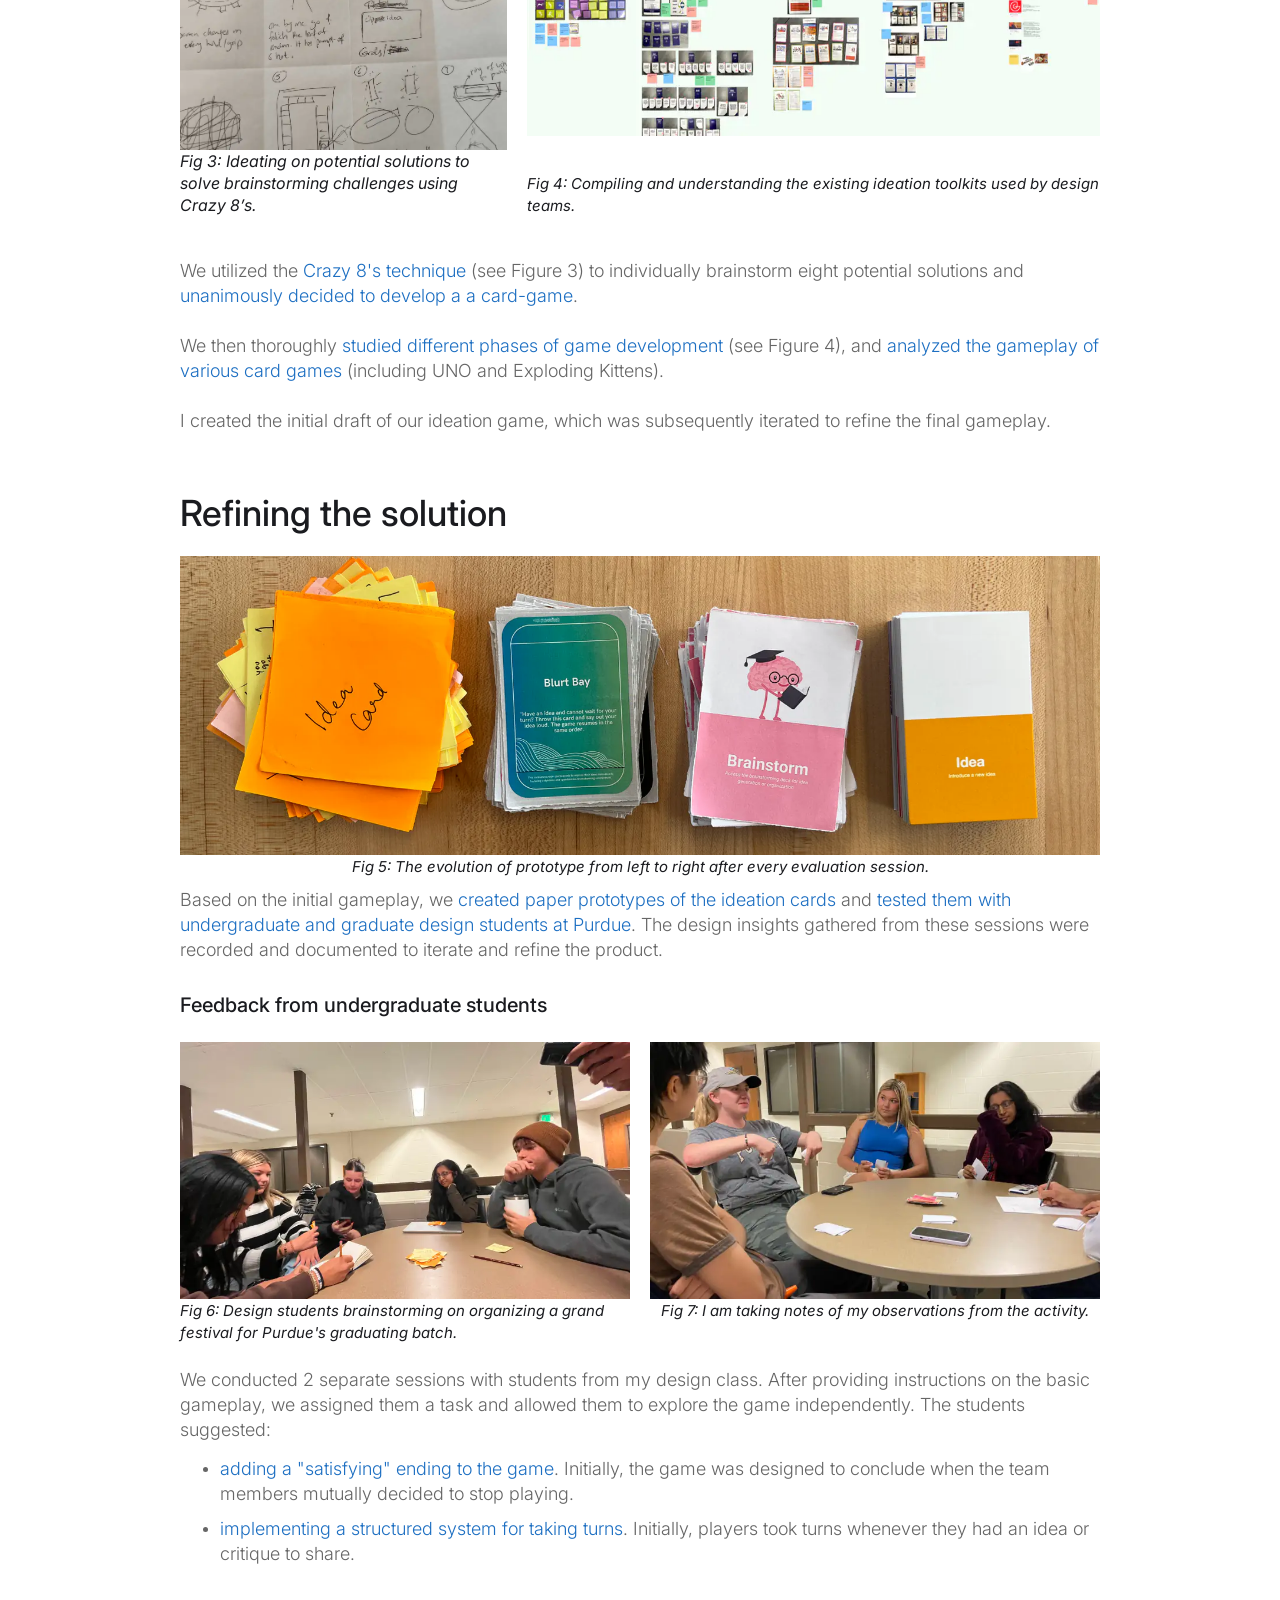
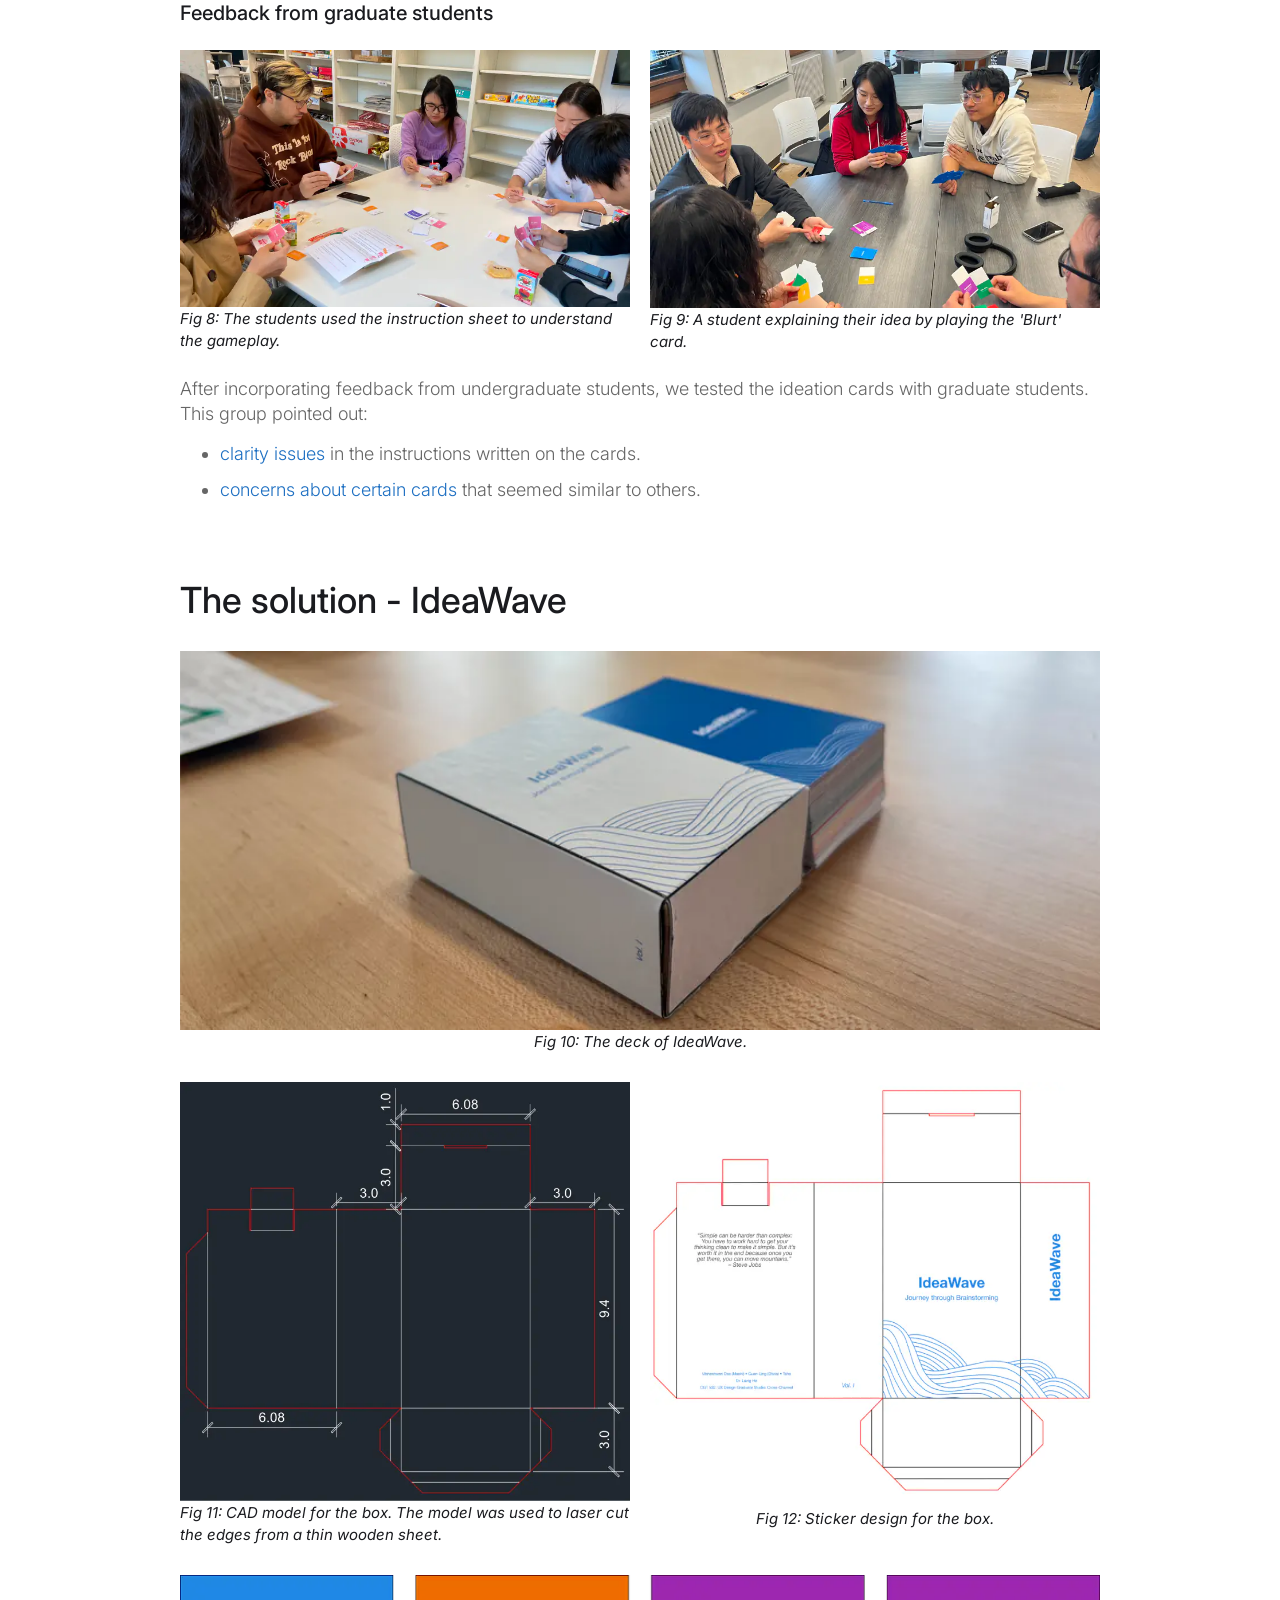
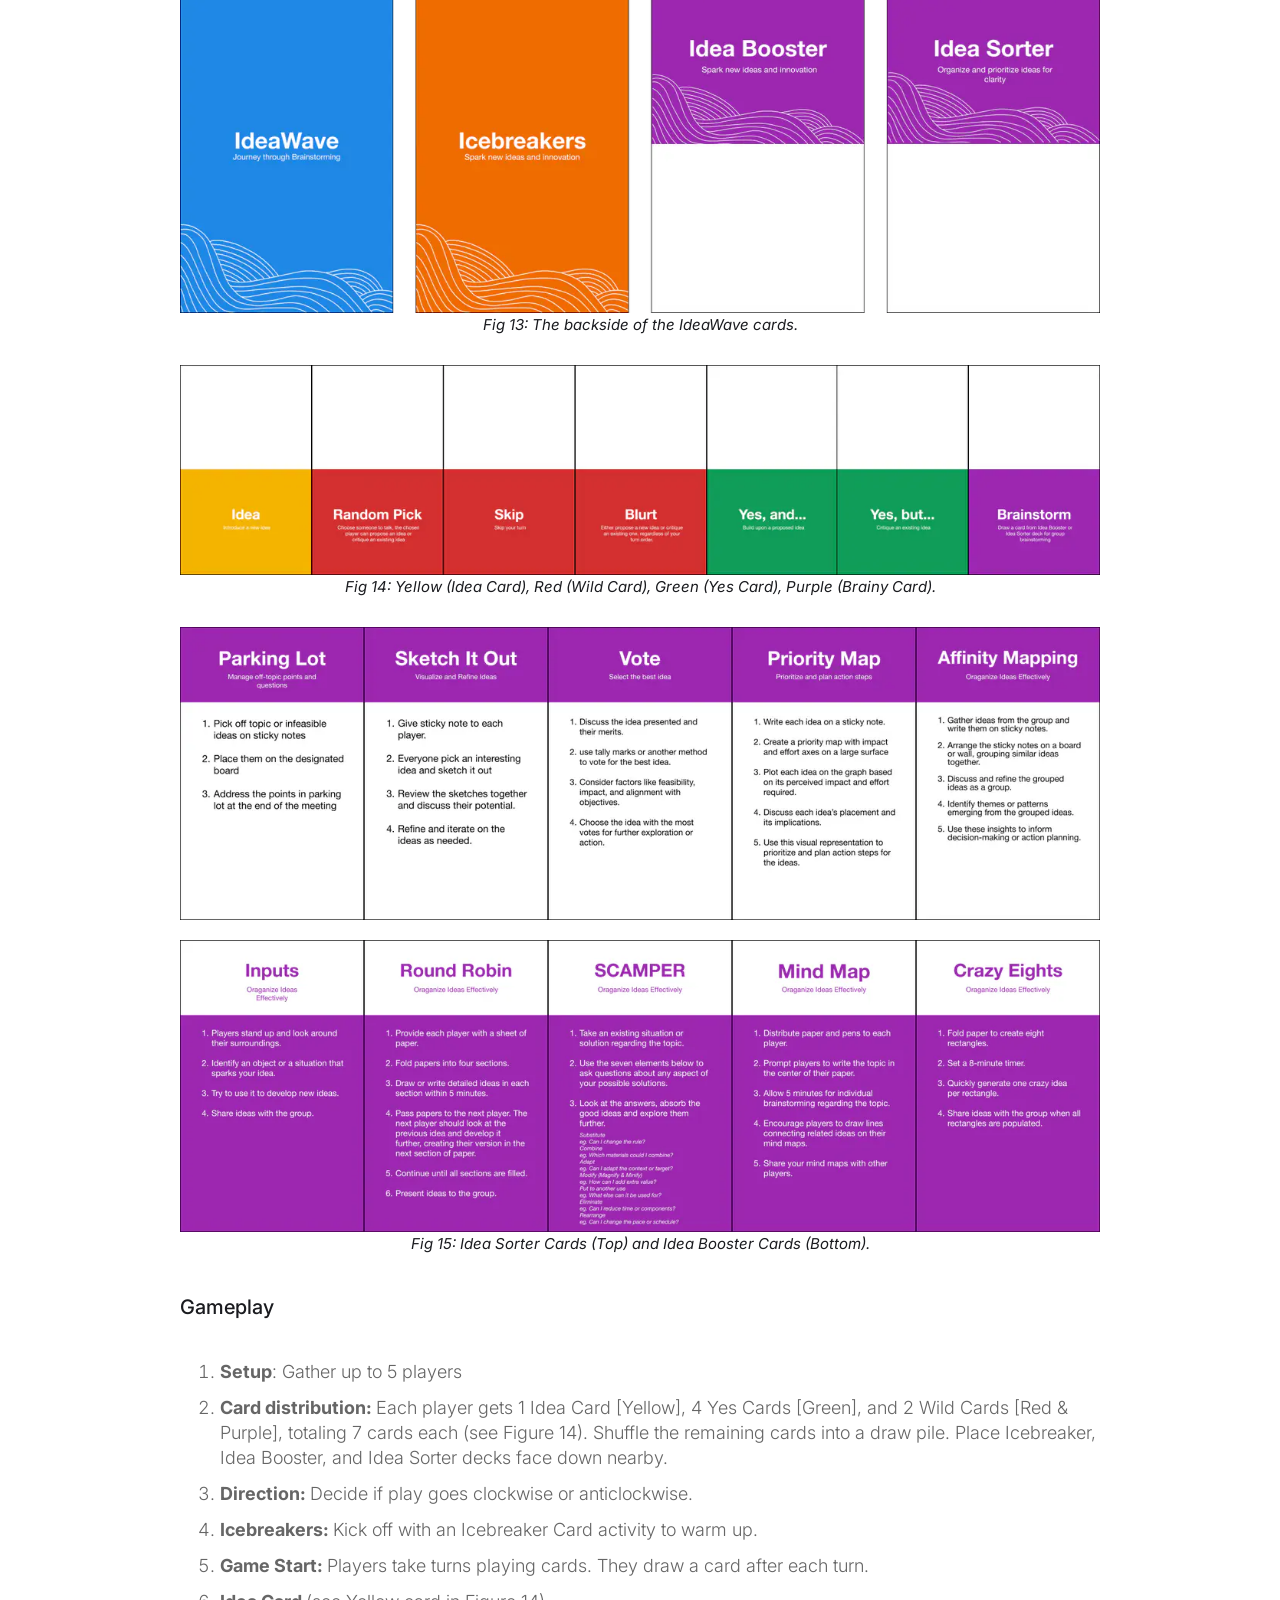
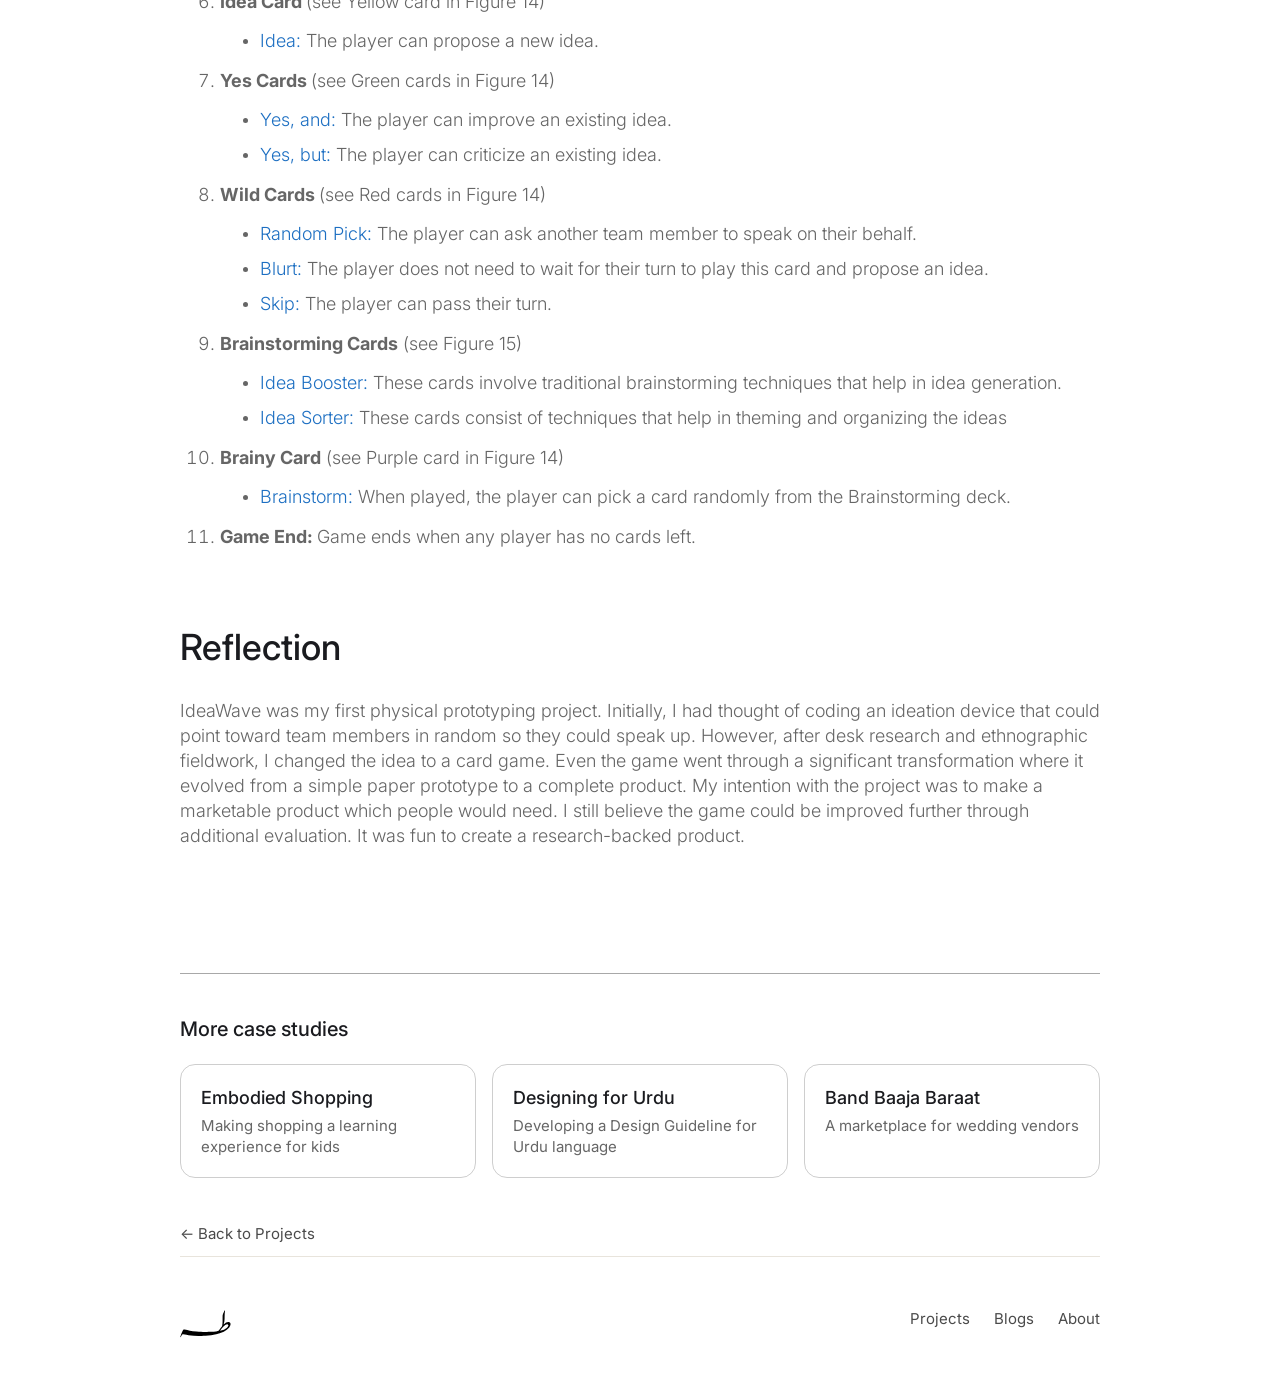
<file: ideawave.html>
<!DOCTYPE html>
<html lang="en">
<head>
<meta charset="UTF-8">
<meta name="viewport" content="width=device-width, initial-scale=1.0">
<meta name="description" content="IdeaWave – Journey through Brainstorming – a case study by Taha">
<title>IdeaWave – Taha</title>
<link rel="preconnect" href="https://fonts.googleapis.com">
<link rel="preconnect" href="https://fonts.gstatic.com" crossorigin>
<link href="https://fonts.googleapis.com/css2?family=Inter:wght@200;300;400;500;600;700&display=swap" rel="stylesheet">
<link rel="stylesheet" href="css/case-study.css">
</head>
<body class="body-3">

<a class="skip-link" href="#main">Skip to content</a>

<header class="navigation">
  <div class="navigation-items">
    <a class="logo-link" href="index.html"><img class="logo-image" src="images/logo.svg" alt="Taha – home"></a>
  </div>
</header>

<main id="main" tabindex="-1">
<div class="researchsection">
<div class="work-section">
<a class="back-link" href="index.html#projects">← Back to Projects</a>
<h1 class="heading-jumbo wf-from-div">IdeaWave</h1><p class="heading project-slogan wf-from-div">Journey through Brainstorming</p><p class="body-text mobile wf-from-h5">A <span class="text-span">card-based ideation game</span> made for nonexpert designers to make the brainstorming process fun and effective.</p><div class="w-layout-layout quick-stack-3 wf-layout-layout" id="w-node-_5749383e-d8be-5940-9d39-621f6ad44e3e-8a9cbc29"><div class="w-layout-cell cell-7" id="w-node-_5749383e-d8be-5940-9d39-621f6ad44e3f-8a9cbc29"><img src="images/ideawave-main-cards.webp" alt="The IdeaWave card game: a white “Journey through Brainstorming” box beside yellow Idea, purple Idea Booster, green Yes, and… and red Skip card decks" width="2040" style="aspect-ratio: 1560 / 439" fetchpriority="high" decoding="async"><p class="project-captions"><em class="italic-text mobile">Fig 1: The components of the final product included a stock-paper printed deck of cards, laser-cut wooden box, and sticker covering.</em></p></div></div><div class="w-layout-vflex flex-block-2"><div class="w-layout-blockcontainer tiles w-container"><h6 class="body-text tags mobile">My Role</h6><p class="body-text tiles mobile wf-from-h5">Team Lead</p></div><div class="w-layout-blockcontainer tiles w-container"><h6 class="body-text tags mobile">Duration</h6><p class="body-text tiles mobile wf-from-h5">8 weeks</p></div><div class="w-layout-blockcontainer tiles w-container"><h6 class="body-text tags mobile">Design Tools</h6><p class="body-text tiles mobile wf-from-h5">1. Figma &amp; FigJam<br>2. Adobe Illustrator<br>3. CAD</p></div><div class="w-layout-blockcontainer tiles w-container"><h6 class="body-text tags mobile">R&amp;D Methods</h6><p class="body-text tiles mobile wf-from-h5">1. Expert Interviews<br>2. Observations<br>3. Usability Testing<br>4. Expert Feedback<br>4. High Fidelity Design<br>5. Product Development</p></div></div><h2 class="project-title-h1 mobile wf-from-h1">About IdeaWave</h2><p class="body-text mobile">IdeaWave is a card game developed for <span class="text-span">design students</span> and<span class="text-span"> employees</span> new to brainstorming. The game is optimized for a team of 5, who take turns playing their cards. These cards are randomly distributed among the players from 4 decks (see Figure 1), each serving a unique purpose.<br></p><h2 class="project-title-h1 mobile wf-from-h1">The Problem</h2><p class="body-text project-title-h2 bullets mobile">Based on our secondary research and ethnographic observations in a design class at Purdue, we identified the following <span class="text-span">challenges faced by design teams</span> in the brainstorming process:<br></p><ul class="list-2 before-heading"><li><p class="body-text project-title-h2 list-item mobile"><strong>One Powerful Voice</strong>: All team members do not get an equal chance to speak up.</p></li><li><p class="body-text project-title-h2 list-item mobile"><strong>Evaluation Apprehension</strong>: The worry about being judged by others. </p></li><li><p class="body-text project-title-h2 list-item mobile"><strong>Free riding</strong>: Unequal participation in the groups' task.</p></li></ul><h2 class="project-title-h1 mobile wf-from-h1">Arriving at the solution</h2><p class="body-text project-title-h2 before-heading mobile">In Spring 2024, I served as an instructor for a 100-level undergraduate design course taken mostly by freshmen. I observed students did not know how to brainstorm. They fell victim to the challenges stated in the section above.<br><br>I wanted to solve this problem.<br><br><span class="text-span">But how?</span><br></p><h3 class="project-title-h3 mobile">Finding the market gap</h3><div class="w-layout-blockcontainer container-9 w-container"><img src="images/ideawave-technique-map.webp" alt="Digital whiteboard mapping brainstorming techniques such as Starbursting, Crazy 8s, Reverse Brainstorming, Round-Robin and Brainwriting, with colored sticky notes" width="2115" style="aspect-ratio: 1560 / 473" class="image-7" loading="lazy" decoding="async"><p class="project-captions"><em class="italic-text mobile">Fig 2: Understanding the frequently used brainstorming techniques.</em></p></div><p class="body-text project-title-h2 bullets mobile">We started off by conducting a thorough <span class="text-span">literature search</span> to understand how the existing brainstorming techniques work (see Figure 2) and what brainstorming facilitation tools exist in the market.<br><br>We found 3 broad <span class="text-span">categories of brainstorming tools</span>:<br></p><div class="category__tabs w-tabs" data-tabs><div class="category__tabs-menu w-tab-menu" role="tablist"><a class="category__tab-link w-inline-block w-tab-link w--current" role="tab" id="tab-1-0" aria-controls="panel-1-0" aria-selected="true" tabindex="0"><div class="text-block-2">Digital</div></a><a class="category__tab-link w-inline-block w-tab-link" role="tab" id="tab-1-1" aria-controls="panel-1-1" aria-selected="false" tabindex="-1"><div class="text-block-3">Card-based</div></a><a class="category__tab-link w-inline-block w-tab-link" role="tab" id="tab-1-2" aria-controls="panel-1-2" aria-selected="false" tabindex="-1"><div class="text-block-4">Toolkit</div></a></div><div class="category__tabs-mask w-tab-content"><div class="category__tab w-tab-pane w--tab-active" role="tabpanel" id="panel-1-0" aria-labelledby="tab-1-0"><div class="category__columns"><div class="category__col"><a class="category__card w-inline-block" href="https://www.brainstormer.online/"><img src="images/ideawave-tool-brainstormer.webp" alt="" style="aspect-ratio: 522 / 522" class="category__card-img" loading="lazy" decoding="async"><div class="category__card-title stroke--skills-06 mobile">Brainstormer</div></a></div><div class="category__col"><a class="category__card w-inline-block" href="https://www.figma.com/figjam/" target="_blank" rel="noopener"><img src="images/ideawave-tool-figjam.webp" alt="" width="296" style="aspect-ratio: 522 / 522" class="category__card-img" loading="lazy" decoding="async"><div class="category__card-title stroke--skills-06">Figjam</div></a></div><div class="category__col"><a class="category__card w-inline-block" href="https://sesh.com/" target="_blank" rel="noopener"><img src="images/ideawave-tool-sesh.webp" alt="" width="296" style="aspect-ratio: 240 / 240" class="category__card-img" loading="lazy" decoding="async"><div class="category__card-title stroke--skills-06">Sesh</div></a></div><div class="category__col"><a class="category__card w-inline-block" href="https://kinopio.club/" target="_blank" rel="noopener"><img src="images/ideawave-tool-kinopio.webp" alt="" width="296" style="aspect-ratio: 600 / 540" class="category__card-img" loading="lazy" decoding="async"><div class="category__card-title stroke--skills-06">Kinopio</div></a></div><div class="category__col"></div></div></div><div class="category__tab w-tab-pane" role="tabpanel" id="panel-1-1" aria-labelledby="tab-1-1"><div class="category__columns"><div class="category__col"><a class="category__card w-inline-block" href="https://www.ideo.com/journal/method-cards" target="_blank" rel="noopener"><img src="images/ideawave-tool-ideo-method-cards.webp" alt="" width="100" style="aspect-ratio: 1000 / 668" class="category__card-img" loading="lazy" decoding="async"><div class="category__card-title stroke--skills-06">Ideo Method Cards</div></a></div><div class="category__col"><a class="category__card w-inline-block" href="https://pipdecks.com/products/workshop-tactics" target="_blank" rel="noopener"><img src="images/ideawave-tool-workshop-tactics.webp" alt="" width="100" style="aspect-ratio: 1000 / 1000" class="category__card-img" loading="lazy" decoding="async"><div class="category__card-title stroke--skills-06">Workshop Tactics</div></a></div><div class="category__col"><a class="category__card w-inline-block" href="https://www.amazon.com/Cards-Questions-Coaching-Relationship-Conversation/dp/B07RWL1MK4" target="_blank" rel="noopener"><img src="images/ideawave-tool-q-cards.webp" alt="" width="100" style="aspect-ratio: 750 / 1000" class="category__card-img" loading="lazy" decoding="async"><div class="category__card-title stroke--skills-06">Q Cards</div></a></div></div></div><div class="category__tab exception w-tab-pane" role="tabpanel" id="panel-1-2" aria-labelledby="tab-1-2"><div class="category__columns"><div class="category__col"><a class="category__card w-inline-block" href="https://www.tilestoolkit.io/" target="_blank" rel="noopener"><img src="images/ideawave-tool-tiles-iot.webp" alt="" width="100" style="aspect-ratio: 1000 / 730" class="category__card-img exception" loading="lazy" decoding="async"><div class="category__card-title stroke--skills-06">Tiles IoT Inventor Toolkit</div></a></div></div></div></div></div><div class="w-layout-blockcontainer container-10 w-container"><h3 class="project-title-h3 mobile">The gap</h3><ol class="list-2 before-heading inside-box"><li><p class="body-text project-title-h2 list-item mobile">No intervention targets people who are new to brainstorming.</p></li><li><p class="body-text project-title-h2 list-item mobile">There does not exist a tool which <em>teaches</em> brainstorming.</p></li><li><p class="body-text project-title-h2 list-item mobile">The solutions do not make the process fun and interesting.</p></li></ol></div><h3 class="project-title-h3 mobile">Understanding users</h3><p class="body-text project-title-h2 bullets mobile">We engaged in <span class="text-span">ethnographic observations</span> in my design class to <span>explore student collaboration during brainstorming sessions</span>. Additionally, we conducted 4 <span class="text-span">interviews</span> with experts to <span>gain insights into their experiences and challenges with brainstorming</span>. Our findings revealed:<br></p><ol class="list-2 before-subheading"><li><p class="body-text project-title-h2 list-item mobile">Time constraint on brainstorming session boost idea generation.</p></li><li><p class="body-text project-title-h2 list-item mobile">Not all students actively contribute to brainstorming.</p></li><li><p class="body-text project-title-h2 list-item mobile">Managing brainstorming in large groups is tricky.</p></li></ol><h3 class="project-title-h3 mobile">Finalizing a solution</h3><div class="w-layout-layout quick-stack-4 wf-layout-layout" id="w-node-_8936b2c5-1c01-dca6-a81b-9dfbf751305f-8a9cbc29"><div class="w-layout-cell cell-5"><img src="images/ideawave-crazy-8s.webp" alt="Handwritten Crazy 8s sketches on a sheet of paper folded into eight panels, showing rough drawings of product ideas" width="783" style="aspect-ratio: 785 / 449" loading="lazy" decoding="async"><p class="project-captions"><em class="italic-text mobile">Fig 3: Ideating on potential solutions to solve brainstorming challenges using Crazy 8’s.</em></p></div><div class="w-layout-cell cell-6"><img src="images/ideawave-toolkit-analysis.webp" alt="Whiteboard collage of existing card-game and ideation toolkits, with photos of decks and boxes annotated by green, blue and orange sticky notes" width="1348" style="aspect-ratio: 840 / 254" loading="lazy" decoding="async"><p class="project-captions"><em class="italic-text">Fig 4: Compiling and understanding the existing ideation toolkits used by design teams.</em></p></div></div><p class="body-text project-title-h2">We utilized the <span class="text-span">Crazy 8's technique</span> (see Figure 3) to individually brainstorm eight potential solutions and <span class="text-span">unanimously decided to develop a a card-game</span>.<br><br>We then thoroughly <span class="text-span">studied different phases of game development </span>(see Figure 4), and <span class="text-span">analyzed the gameplay of various card games</span> (including UNO and Exploding Kittens). <br><br>I created the initial draft of our ideation game, which was subsequently iterated to refine the final gameplay.<br></p><h2 class="project-title-h1 wf-from-h3">Refining the solution</h2><div class="w-layout-layout quick-stack-5 wf-layout-layout" id="w-node-_6514e7c3-ed33-8a69-0ff4-e76b30220319-8a9cbc29"><div class="w-layout-cell cell-8"><img src="images/ideawave-prototype-evolution.webp" alt="Four prototype generations on a wooden table: handwritten sticky-note cards, a teal “Blurt Bay” deck, a pink “Brainstorm” deck, and a polished white box with yellow cards" width="2011" style="aspect-ratio: 1560 / 507" loading="lazy" decoding="async"><p class="project-captions"><em class="italic-text">Fig 5: The evolution of prototype from left to right after every evaluation session.</em></p></div></div><p class="body-text project-title-h2 next-section">Based on the initial gameplay, we <span class="text-span">created paper prototypes of the ideation cards</span> and <span class="text-span">tested them with undergraduate and graduate design students at Purdue</span>. The design insights gathered from these sessions were recorded and documented to iterate and refine the product.</p><h3 class="project-title-h3">Feedback from undergraduate students</h3><div class="w-layout-layout quick-stack-6 wf-layout-layout" id="w-node-_65133ce0-6651-f35b-8699-65139dd7c087-8a9cbc29"><div class="w-layout-cell cell-10"><img src="images/ideawave-session-1.webp" alt="Five design students seated around a round table brainstorming with cards, sticky notes and notebooks during a testing session" width="1011" style="aspect-ratio: 785 / 449" loading="lazy" decoding="async"><p class="project-captions"><em class="italic-text">Fig 6: Design students brainstorming on organizing a grand festival for Purdue's graduating batch.</em></p></div><div class="w-layout-cell cell-9"><img src="images/ideawave-session-2.webp" alt="Students seated around a round table during a playtest, with cards and a phone on the table while the researcher writes notes on paper" width="976" style="aspect-ratio: 784 / 449" loading="lazy" decoding="async"><p class="project-captions"><em class="italic-text">Fig 7: I am taking notes of my observations from the activity.</em></p></div></div><p class="body-text project-title-h2 bullets">We conducted 2 separate sessions with students from my design class. After providing instructions on the basic gameplay, we assigned them a task and allowed them to explore the game independently. The students suggested:</p><ul class="list-2"><li><p class="body-text project-title-h2 list-item"><span class="text-span">adding a "satisfying" ending to the game</span>. Initially, the game was designed to conclude when the team members mutually decided to stop playing.</p></li><li><p class="body-text project-title-h2 list-item"><span class="text-span">implementing a structured system for taking turns</span>. Initially, players took turns whenever they had an idea or critique to share.</p></li></ul><h3 class="project-title-h3">Feedback from graduate students</h3><div class="w-layout-layout quick-stack-6 wf-layout-layout" id="w-node-ddba85c7-f642-6759-faad-4ebd346425f8-8a9cbc29"><div class="w-layout-cell cell-11"><img src="images/ideawave-grad-session-1.webp" alt="Graduate students at a white table holding cards and reading a printed instruction sheet, with snacks and phones on the table" width="1039" style="aspect-ratio: 785 / 449" loading="lazy" decoding="async"><p class="project-captions"><em class="italic-text">Fig 8: The students used the instruction sheet to understand the gameplay.</em></p></div><div class="w-layout-cell cell-12"><img src="images/ideawave-grad-session-2.webp" alt="A graduate student gesturing as he explains an idea to peers who hold blue, pink and green cards around a gray table" width="1008" style="aspect-ratio: 784 / 449" loading="lazy" decoding="async"><p class="project-captions"><em class="italic-text">Fig 9: A student explaining their idea by playing the 'Blurt' card.</em></p></div></div><p class="body-text project-title-h2 bullets">After incorporating feedback from undergraduate students, we tested the ideation cards with graduate students. This group pointed out:</p><ul class="list-2 before-heading"><li><p class="body-text project-title-h2 list-item"><span class="text-span">clarity issues</span> in the instructions written on the cards.</p></li><li><p class="body-text project-title-h2 list-item"><span class="text-span">concerns about certain cards</span> that seemed similar to others.</p></li></ul><h2 class="project-title-h1 wf-from-h1">The solution - IdeaWave</h2><div class="w-layout-layout quick-stack-7 wf-layout-layout" id="w-node-f855a7bf-c690-179b-e3ac-1661a1aa8e0b-8a9cbc29"><div class="w-layout-cell cell-13" id="w-node-f855a7bf-c690-179b-e3ac-1661a1aa8e0c-8a9cbc29"><img src="images/ideawave-final-deck.webp" alt="Two IdeaWave card boxes on a wooden table, one silver-white and one blue, printed with a wave pattern and the IdeaWave logo" width="2019" style="aspect-ratio: 840 / 346" loading="lazy" decoding="async"><p class="project-captions"><em class="italic-text">Fig 10: The deck of IdeaWave.</em></p></div><div class="w-layout-cell cell-15"><img src="images/ideawave-final-box-cad.webp" alt="Box cutting template drawn in white and red lines on a dark background, labeled with measurements such as 6.08, 9.4, 3.0 and 1.0" width="1037" style="aspect-ratio: 785 / 731" loading="lazy" decoding="async"><p class="project-captions"><em class="italic-text">Fig 11: CAD model for the box. The model was used to laser cut the edges from a thin wooden sheet.</em></p></div><div class="w-layout-cell cell-14"><img src="images/ideawave-final-box-sticker.webp" alt="Flat print template for the box sticker with the blue IdeaWave logo, a wave illustration and a quotation, outlined with red fold and cut lines" width="1009" style="aspect-ratio: 785 / 743" loading="lazy" decoding="async"><p class="project-captions"><em class="italic-text">Fig 12: Sticker design for the box.</em></p></div><div class="w-layout-cell cell-16" id="w-node-fecc96f3-14d6-fd55-c70f-a15f2b10c6a4-8a9cbc29"><img src="images/ideawave-final-card-back.webp" alt="Card backs in blue (IdeaWave), orange (Icebreakers) and purple (Idea Booster and Idea Sorter), each with a white wave pattern" width="2246" style="aspect-ratio: 1200 / 442" loading="lazy" decoding="async"><p class="project-captions"><em class="italic-text">Fig 13: The backside of the IdeaWave cards.</em></p></div><div class="w-layout-cell cell-17" id="w-node-b97bd008-d987-370a-3136-15ac93b7d894-8a9cbc29"><img src="images/ideawave-final-card-colors.webp" alt="Row of seven card fronts with colored bands: yellow Idea; red Random Pick, Skip and Blurt; green Yes, and… and Yes, but…; and purple Brainstorm" width="2492" style="aspect-ratio: 1200 / 273" loading="lazy" decoding="async"><p class="project-captions"><em class="italic-text">Fig 14:</em><em class="italic-text"> Yellow (Idea Card), Red (Wild Card), Green (Yes Card), Purple (Brainy Card).</em></p></div><div class="w-layout-cell" id="w-node-_1c145b21-9fd6-364a-7f39-916243fc3115-8a9cbc29"><img src="images/ideawave-final-idea-sorter.webp" alt="Purple Idea Sorter cards with numbered steps for Parking Lot, Sketch It Out, Vote, Priority Map and Affinity Mapping" width="2207" style="aspect-ratio: 1200 / 382" loading="lazy" decoding="async"></div><div class="w-layout-cell cell-18" id="w-node-ef356bd7-b208-9e79-3d49-6d28e22c7b5a-8a9cbc29"><img src="images/ideawave-final-idea-booster.webp" alt="Purple Idea Booster cards with numbered steps for Inputs, Round Robin, SCAMPER, Mind Map and Crazy Eights" width="2135" style="aspect-ratio: 1200 / 382" loading="lazy" decoding="async"><p class="project-captions"><em class="italic-text">Fig 15:</em><strong><em class="italic-text"> </em></strong><em class="italic-text">Idea Sorter Cards (Top) and Idea Booster Cards (Bottom).</em></p></div></div><h3 class="project-title-h3">Gameplay</h3><ol class="list-2 before-heading gameplay"><li><p class="body-text project-title-h2 list-item"><strong>Setup</strong>: Gather up to 5 players</p></li><li><p class="body-text project-title-h2 list-item"><strong>Card distribution: </strong>Each player gets 1 Idea Card [Yellow], 4 Yes Cards [Green], and 2 Wild Cards [Red &amp; Purple], totaling 7 cards each (see Figure 14). Shuffle the remaining cards into a draw pile. Place Icebreaker, Idea Booster, and Idea Sorter decks face down nearby.</p></li><li><p class="body-text project-title-h2 list-item"><strong>Direction: </strong>Decide if play goes clockwise or anticlockwise.</p></li><li><p class="body-text project-title-h2 list-item"><strong>Icebreakers: </strong>Kick off with an Icebreaker Card activity to warm up.</p></li><li><p class="body-text project-title-h2 list-item"><strong>Game Start: </strong>Players take turns playing cards. They draw a card after each turn.</p></li><li><p class="body-text project-title-h2 list-item"><strong>Idea Card </strong>(see Yellow card in Figure 14)</p><ul class="list-2"><li><p class="body-text project-title-h2 list-item"><span class="text-span">Idea:</span> The player can propose a new idea.</p></li></ul></li><li><p class="body-text project-title-h2 list-item"><strong>Yes Cards </strong>(see Green cards in Figure 14)</p><ul class="list-2"><li><p class="body-text project-title-h2 list-item"><span class="text-span">Yes, and:</span> The player can improve an existing idea.</p></li><li><p class="body-text project-title-h2 list-item"><span class="text-span">Yes, but: </span>The player can criticize an existing idea.</p></li></ul></li><li><p class="body-text project-title-h2 list-item"><strong>Wild Cards </strong>(see Red cards in Figure 14)</p><ul class="list-2"><li><p class="body-text project-title-h2 list-item"><span class="text-span">Random Pick:</span> The player can ask another team member to speak on their behalf.</p></li><li><p class="body-text project-title-h2 list-item"><span class="text-span">Blurt: </span>The player does not need to wait for their turn to play this card and propose an idea.</p></li><li><p class="body-text project-title-h2 list-item"><span class="text-span">Skip: </span>The player can pass their turn.</p></li></ul></li><li><p class="body-text project-title-h2 list-item"><strong>Brainstorming Cards</strong> (see Figure 15)</p><ul class="list-2"><li><p class="body-text project-title-h2 list-item"><span class="text-span">Idea Booster:</span> These cards involve traditional brainstorming techniques that help in idea generation.</p></li><li><p class="body-text project-title-h2 list-item"><span class="text-span">Idea Sorter: </span>These cards consist of techniques that help in theming and organizing the ideas</p></li></ul></li><li><p class="body-text project-title-h2 list-item"><strong>Brainy Card</strong> (see Purple card in Figure 14)</p><ul class="list-2"><li><p class="body-text project-title-h2 list-item"><span class="text-span">Brainstorm:</span> When played, the player can pick a card randomly from the Brainstorming deck.</p></li></ul></li><li><p class="body-text project-title-h2 list-item"><strong>Game End: </strong>Game ends when any player has no cards left.</p></li></ol><h2 class="project-title-h1 wf-from-h1">Reflection</h2><p class="body-text project-title-h2">IdeaWave was my first physical prototyping project. Initially, I had thought of coding an ideation device that could point toward team members in random so they could speak up. However, after desk research and ethnographic fieldwork, I changed the idea to a card game. Even the game went through a significant transformation where it evolved from a simple paper prototype to a complete product. My intention with the project was to make a marketable product which people would need. I still believe the game could be improved further through additional evaluation. It was fun to create a research-backed product.</p>
</div>
</div>
<nav class="case-nav" aria-labelledby="case-nav-title">
  <h2 class="case-nav-title" id="case-nav-title">More case studies</h2>
  <ul class="case-nav-list">
    <li><a href="shopping.html"><span class="case-nav-name">Embodied Shopping</span><span class="case-nav-desc">Making shopping a learning experience for kids</span></a></li>
    <li><a href="urdu.html"><span class="case-nav-name">Designing for Urdu</span><span class="case-nav-desc">Developing a Design Guideline for Urdu language</span></a></li>
    <li><a href="band-baaja-baraat.html"><span class="case-nav-name">Band Baaja Baraat</span><span class="case-nav-desc">A marketplace for wedding vendors</span></a></li>
  </ul>
  <a class="back-link" href="index.html#projects">← Back to Projects</a>
</nav>
</main>

<footer class="site-footer">
  <div class="footer-inner">
    <a class="footer-logo" href="index.html"><img src="images/logo.svg" alt="Taha – home"></a>
    <ul class="footer-links">
      <li><a href="index.html#projects">Projects</a></li>
      <li><a href="index.html#blog">Blogs</a></li>
      <li><a href="index.html">About</a></li>
    </ul>
  </div>
</footer>

<script src="js/case-study.js" defer></script>
</body>
</html>
</file>
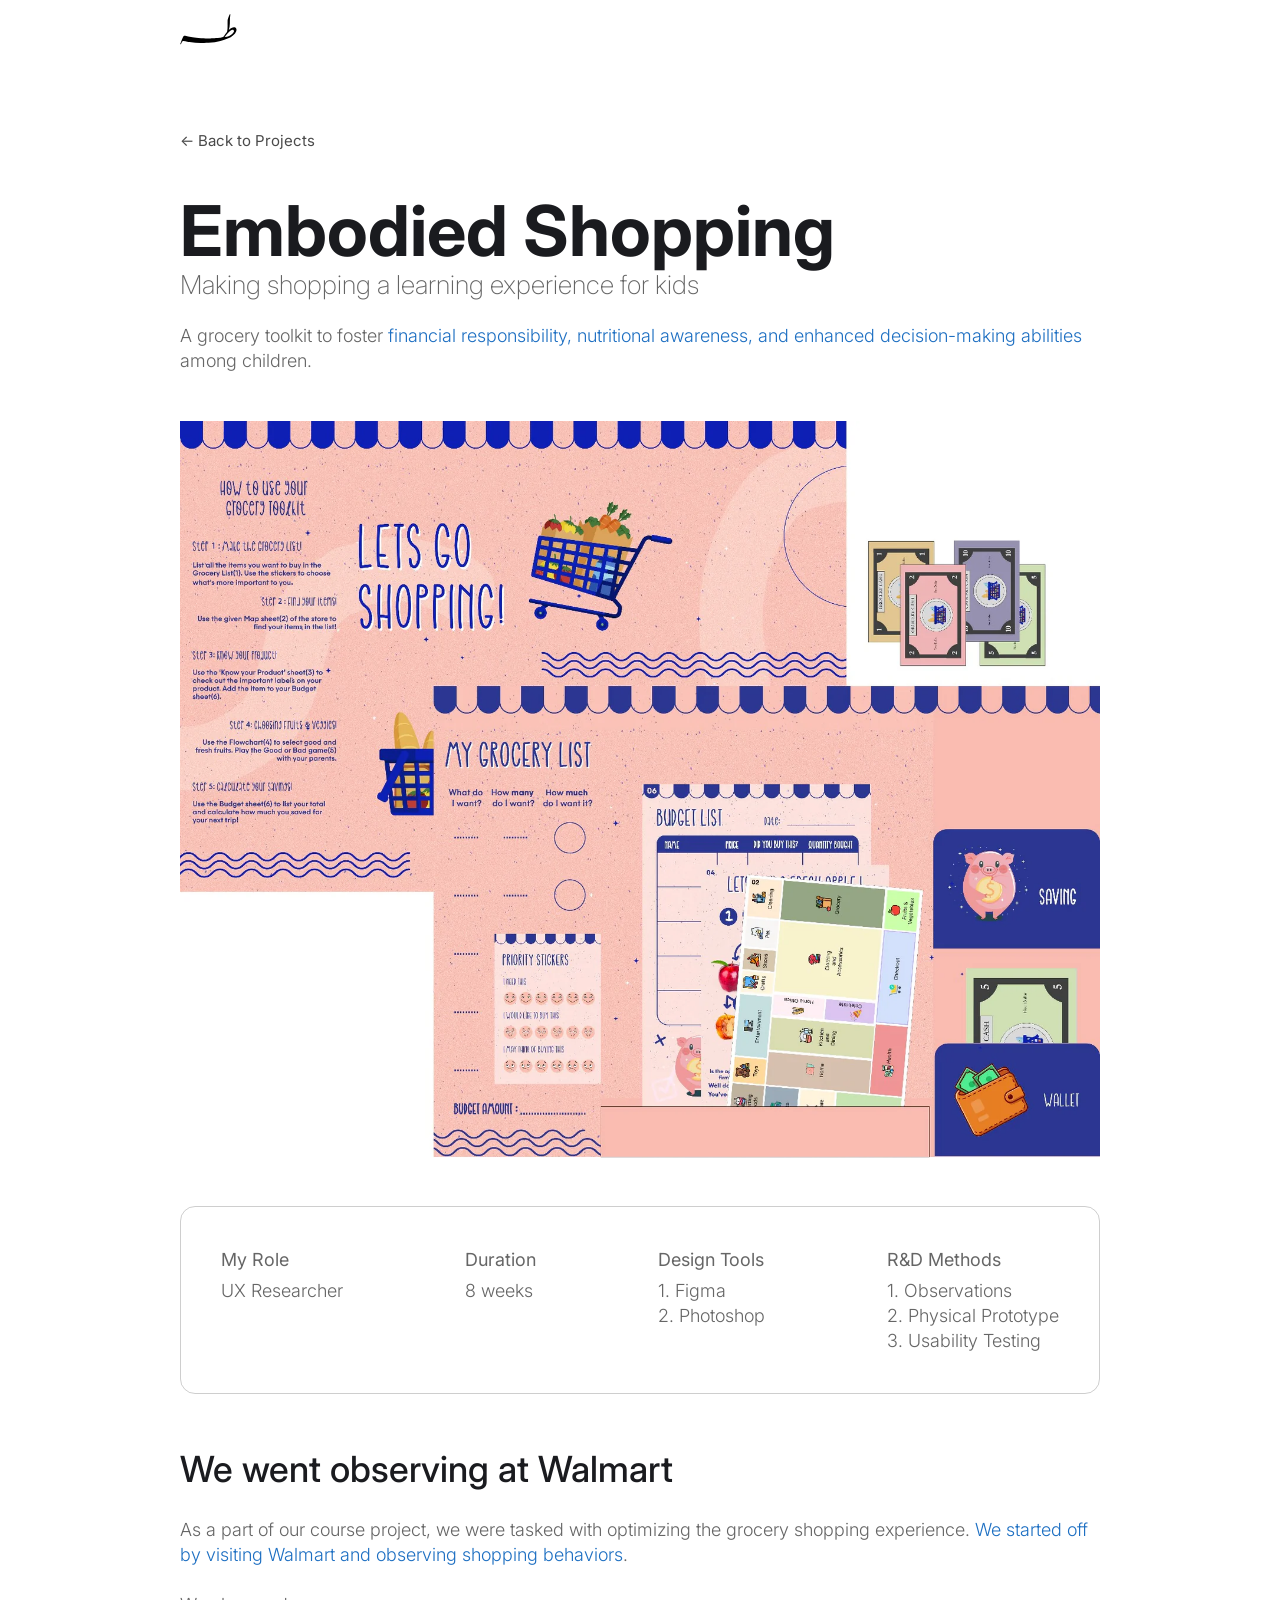
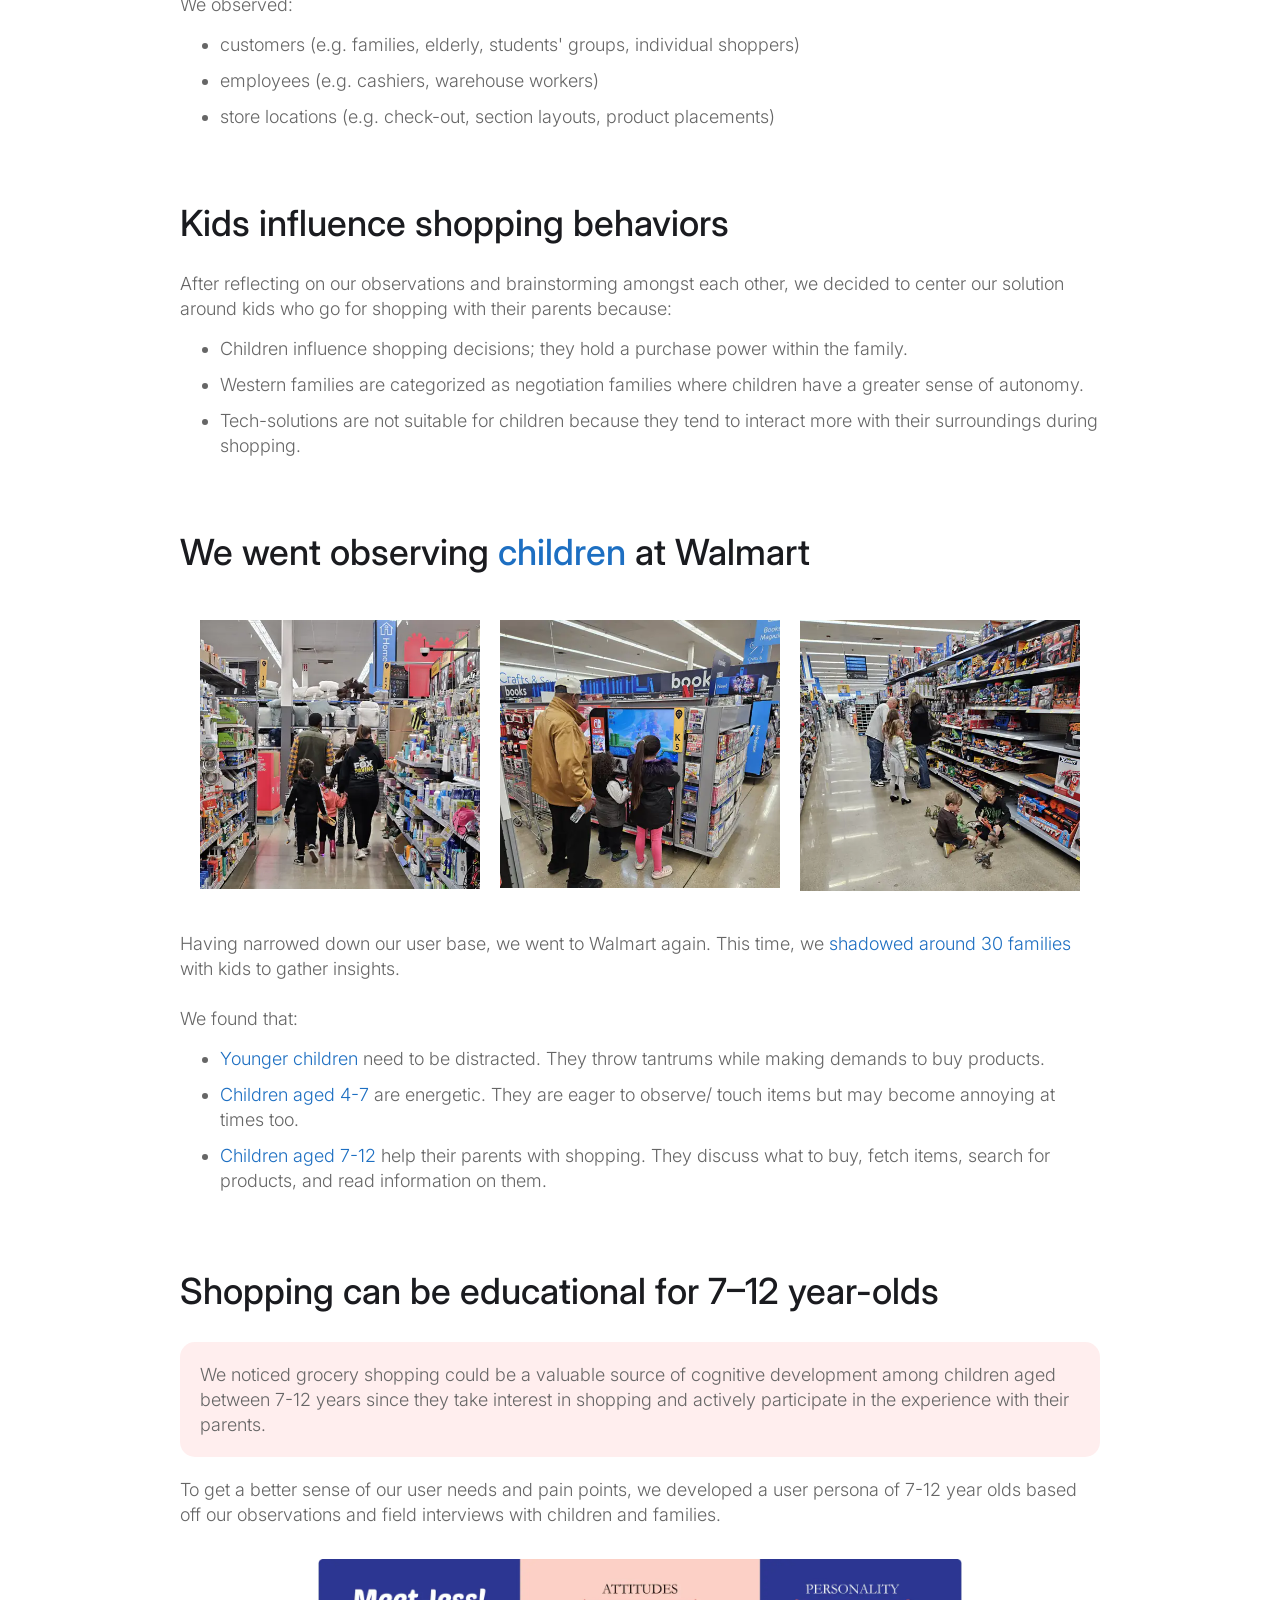
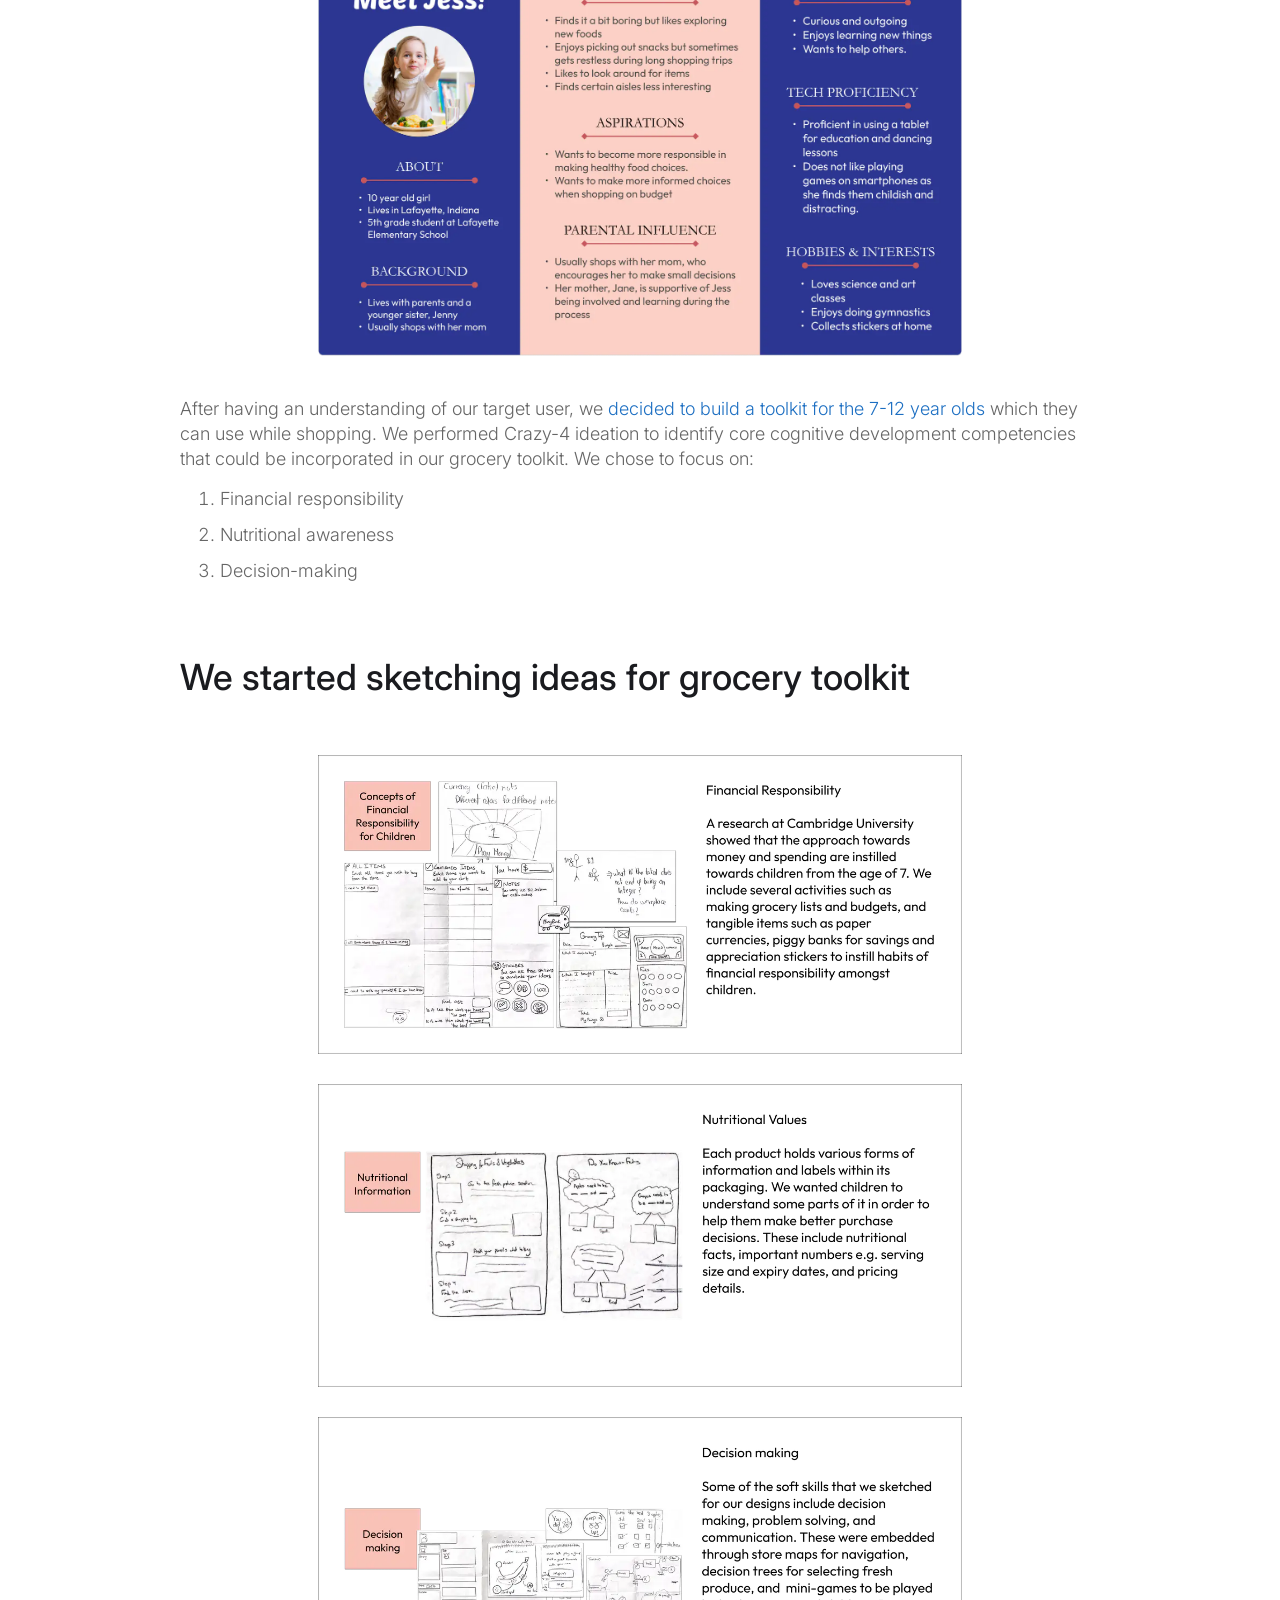
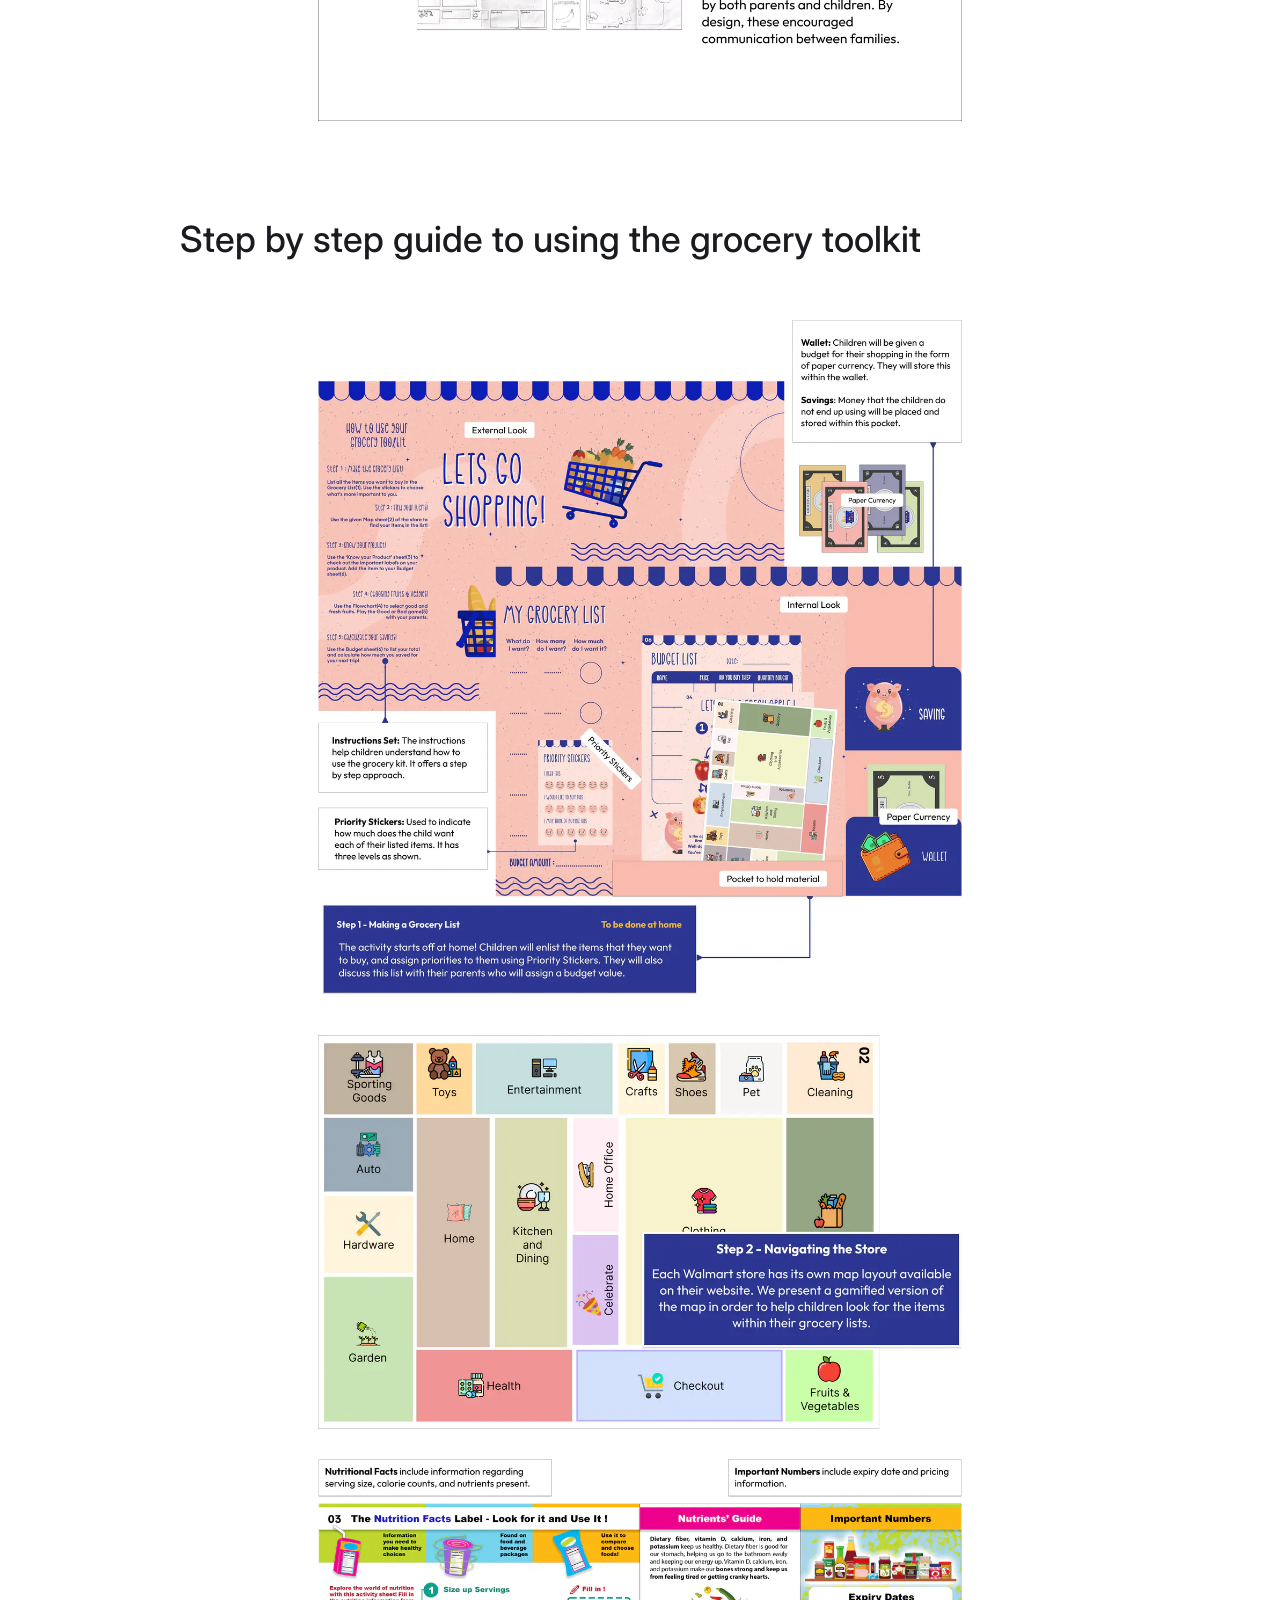
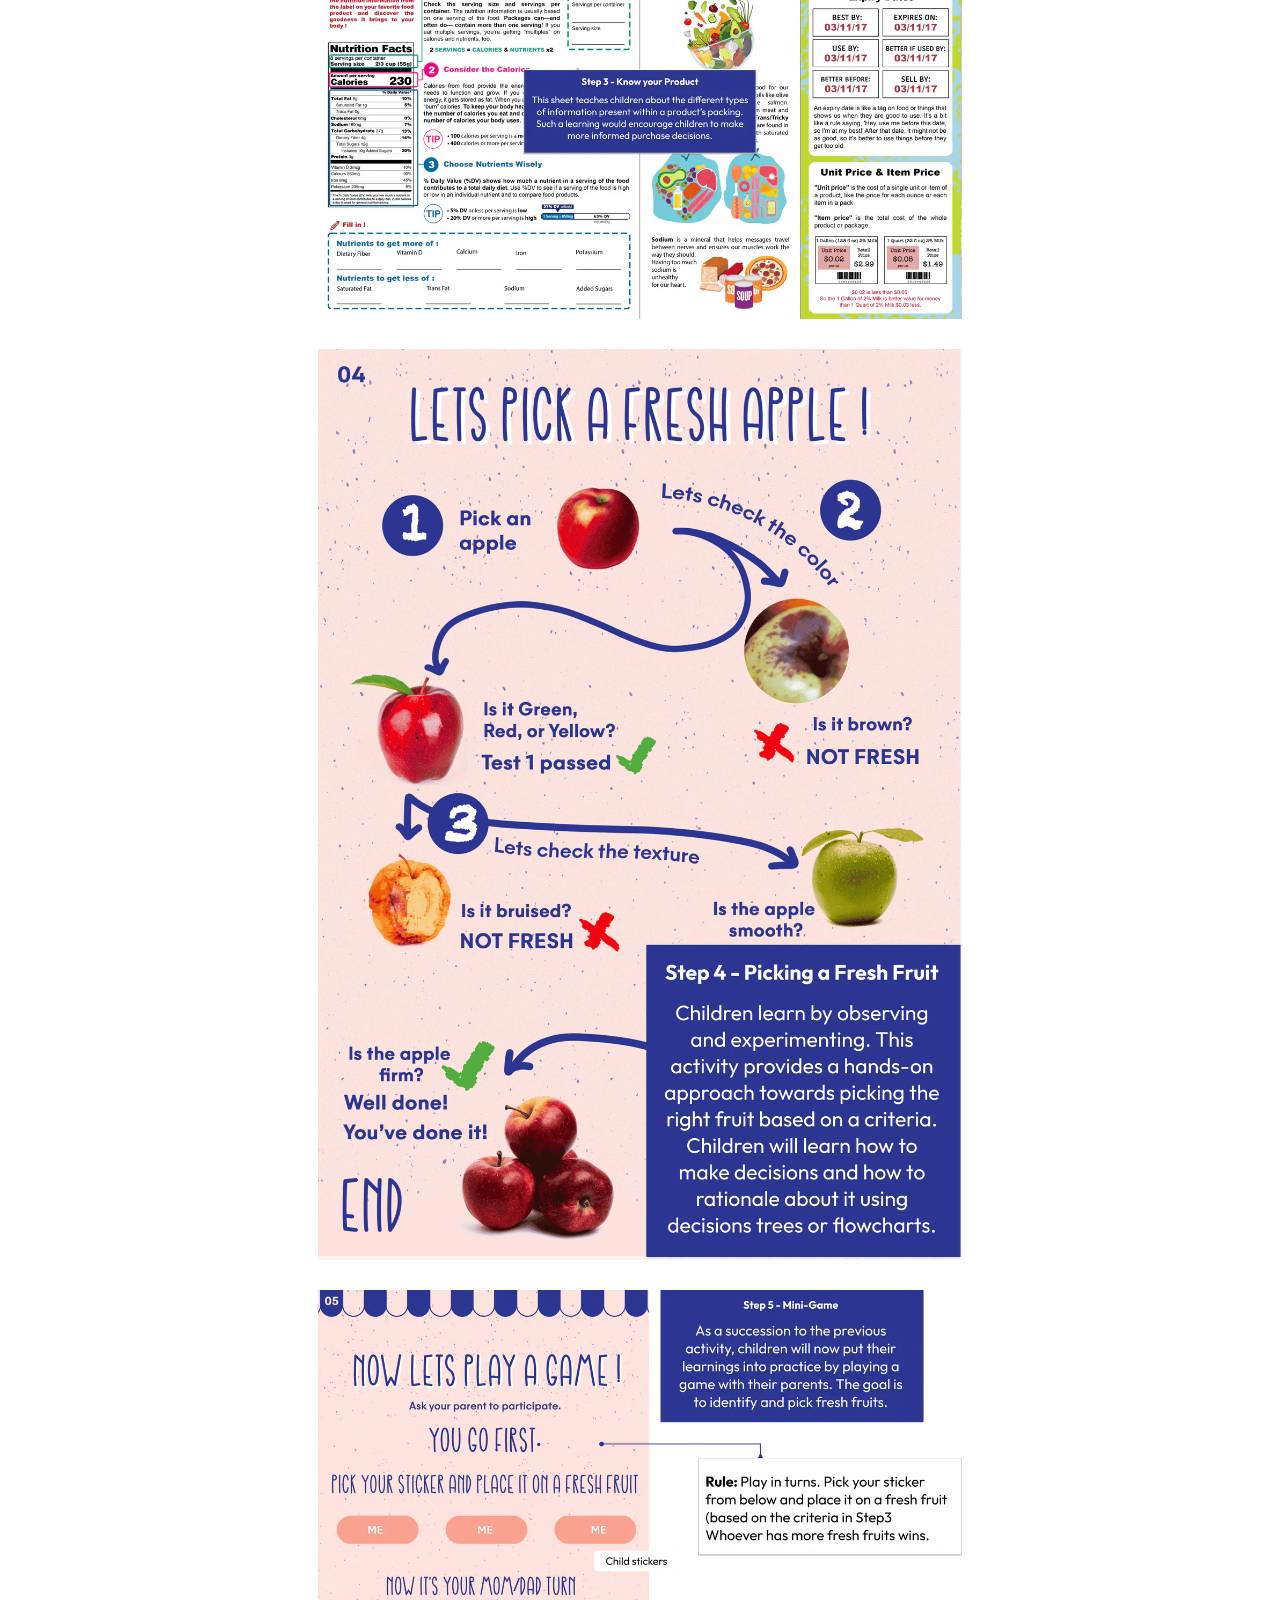
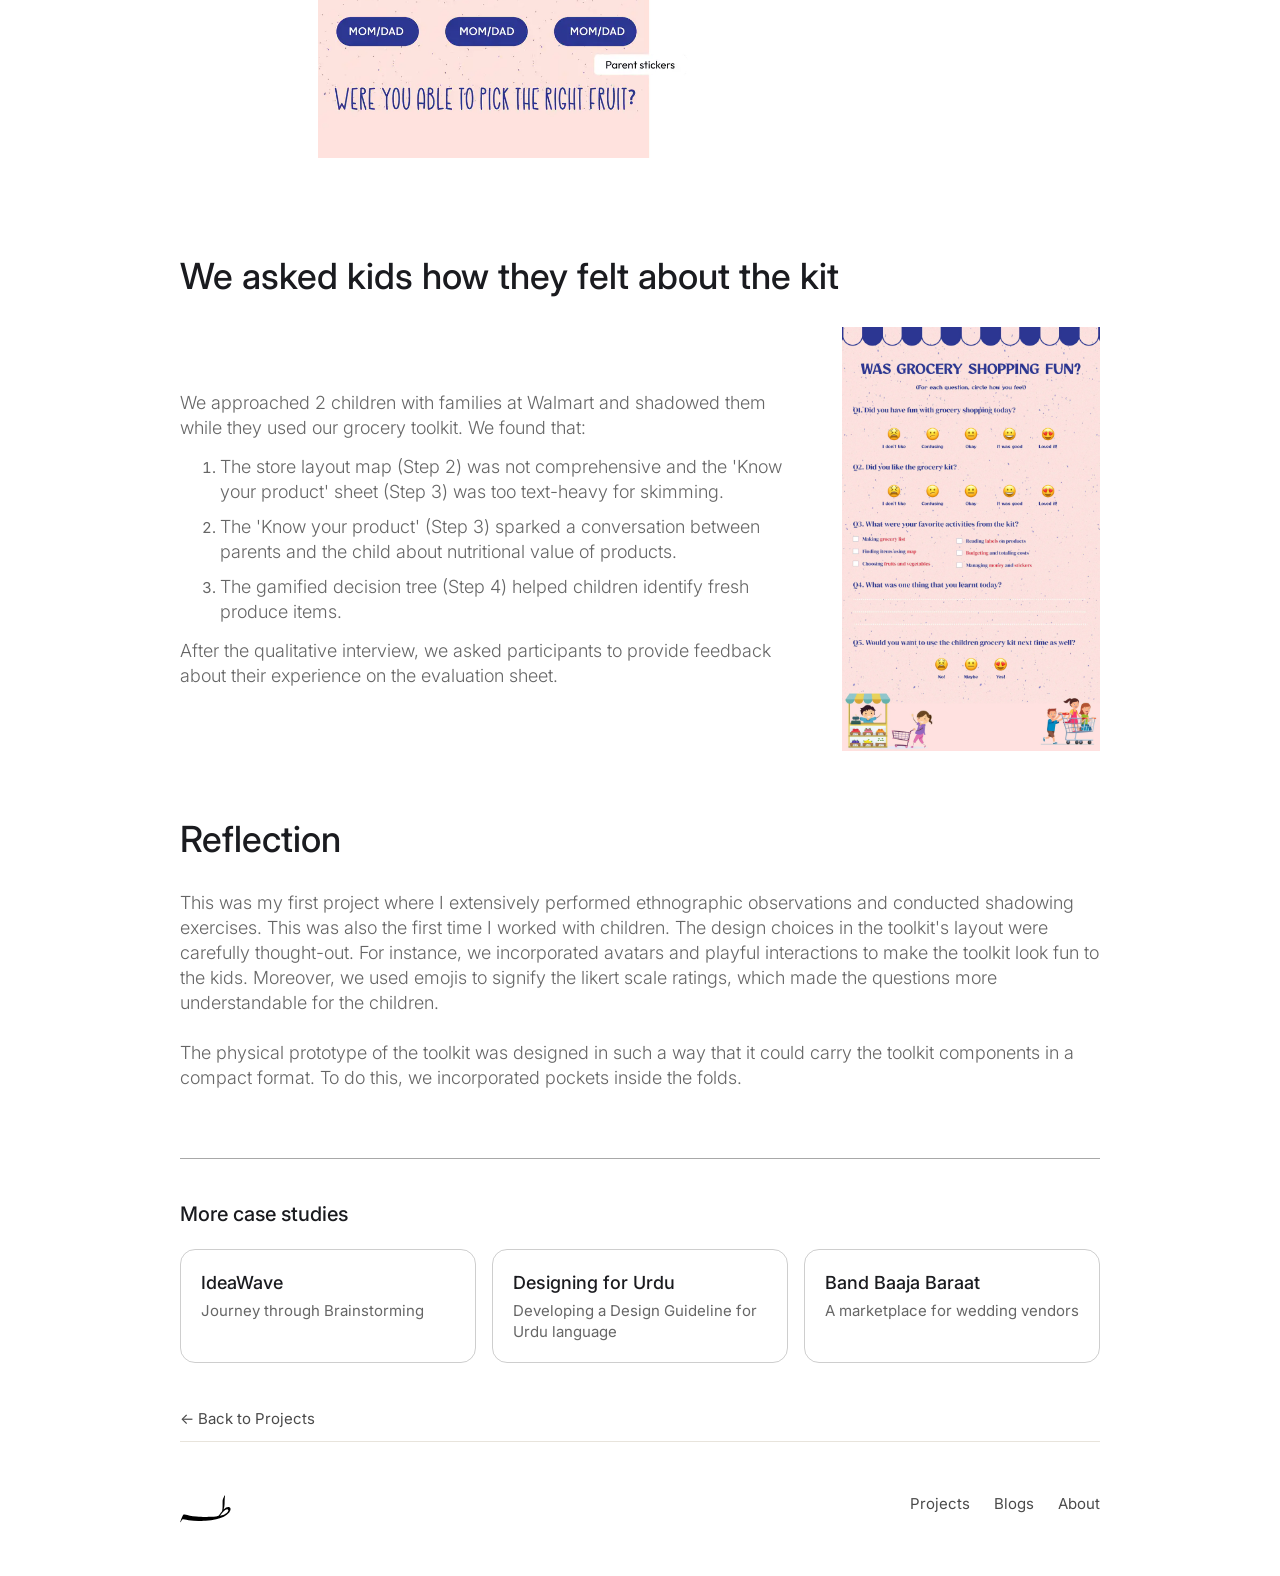
<file: shopping.html>
<!DOCTYPE html>
<html lang="en">
<head>
<meta charset="UTF-8">
<meta name="viewport" content="width=device-width, initial-scale=1.0">
<meta name="description" content="Embodied Shopping – Making shopping a learning experience for kids – a case study by Taha">
<title>Embodied Shopping – Taha</title>
<link rel="preconnect" href="https://fonts.googleapis.com">
<link rel="preconnect" href="https://fonts.gstatic.com" crossorigin>
<link href="https://fonts.googleapis.com/css2?family=Inter:wght@200;300;400;500;600;700&display=swap" rel="stylesheet">
<link rel="stylesheet" href="css/case-study.css">
</head>
<body class="body-2">

<a class="skip-link" href="#main">Skip to content</a>

<header class="navigation">
  <div class="navigation-items">
    <a class="logo-link" href="index.html"><img class="logo-image" src="images/logo.svg" alt="Taha – home"></a>
  </div>
</header>

<main id="main" tabindex="-1">
<div class="researchsection">
<div class="work-section">
<a class="back-link" href="index.html#projects">← Back to Projects</a>
<h1 class="heading-jumbo wf-from-div">Embodied Shopping</h1><p class="heading project-slogan wf-from-div">Making shopping a learning experience for kids</p><p class="body-text mobile wf-from-h5">A grocery toolkit to foster <span class="text-span">financial responsibility, nutritional awareness, and enhanced decision-making abilities</span> among children.</p><div class="w-layout-layout quick-stack-3 wf-layout-layout" id="w-node-_5749383e-d8be-5940-9d39-621f6ad44e3e-31ee59bf"><div class="w-layout-cell cell-7" id="w-node-_5749383e-d8be-5940-9d39-621f6ad44e3f-31ee59bf"><img src="images/shopping-toolkit.webp" alt="Flat layout of the pink and navy Embodied Shopping toolkit: a “Let’s go shopping!” instruction sheet, grocery and budget lists, paper currency, and piggy-bank and wallet pouches" style="aspect-ratio: 1560 / 1250" fetchpriority="high" decoding="async"></div></div><div class="w-layout-vflex flex-block-2"><div class="w-layout-blockcontainer tiles w-container"><h6 class="body-text tags mobile">My Role</h6><p class="body-text tiles mobile wf-from-h5">UX Researcher</p></div><div class="w-layout-blockcontainer tiles w-container"><h6 class="body-text tags mobile">Duration</h6><p class="body-text tiles mobile wf-from-h5">8 weeks</p></div><div class="w-layout-blockcontainer tiles w-container"><h6 class="body-text tags mobile">Design Tools</h6><p class="body-text tiles mobile wf-from-h5">1. Figma<br>2. Photoshop<br></p></div><div class="w-layout-blockcontainer tiles w-container"><h6 class="body-text tags mobile">R&amp;D Methods</h6><p class="body-text tiles mobile wf-from-h5">1. Observations<br>2. Physical Prototype<br>‍3. Usability Testing<br></p></div></div><h2 class="project-title-h1 mobile wf-from-h1">We went observing at Walmart</h2><p class="body-text mobile project-title-h2 bullets">As a part of our course project, we were tasked with optimizing the grocery shopping experience. <span class="text-span">We started off by visiting Walmart and observing shopping behaviors</span>.<br><br>We observed:<br></p><ul class="list-2 before-heading"><li><p class="body-text project-title-h2 list-item mobile"><span>customers (e.g. families, elderly, students' groups, individual shoppers)</span></p></li><li><p class="body-text project-title-h2 list-item mobile"><span>employees (e.g. cashiers, warehouse workers)</span></p></li><li><p class="body-text project-title-h2 list-item"><span>store locations (e.g. check-out, section layouts, product placements)</span></p></li></ul><h2 class="project-title-h1 mobile wf-from-h1">Kids influence shopping behaviors</h2><p class="body-text mobile project-title-h2 bullets">After reflecting on our observations and brainstorming amongst each other, we decided to center our solution around kids who go for shopping with their parents because:<br></p><ul class="list-2 before-heading"><li><p class="body-text project-title-h2 list-item mobile"><span>Children influence shopping decisions; they hold a purchase power within the family.</span></p></li><li><p class="body-text project-title-h2 list-item mobile"><span>Western families are categorized as negotiation families where children have a greater sense of autonomy.</span></p></li><li><p class="body-text project-title-h2 list-item"><span>Tech-solutions are not suitable for children because they tend to interact more with their surroundings during shopping.</span></p></li></ul><h2 class="project-title-h1 mobile wf-from-h1">We went observing <span class="text-span">children</span> at Walmart</h2><div class="w-layout-layout quick-stack-11 wf-layout-layout" id="w-node-_06b7d830-7650-1f82-58ef-e69249aa03e4-31ee59bf"><div class="w-layout-cell"><img src="images/shopping-walmart-observation-1.webp" alt="A parent and two children walking down a Walmart aisle lined with household goods" style="aspect-ratio: 532 / 510" loading="lazy" decoding="async"></div><div class="w-layout-cell"><img src="images/shopping-walmart-observation-2.webp" alt="Two children and an adult watching a video-game display next to the book section of a Walmart" style="aspect-ratio: 535 / 511" loading="lazy" decoding="async"></div><div class="w-layout-cell"><img src="images/shopping-walmart-observation-3.webp" alt="Two children sitting on the floor playing with toys in a Walmart toy aisle while two adults browse the shelves" style="aspect-ratio: 537 / 520" loading="lazy" decoding="async"></div></div><p class="body-text mobile project-title-h2 bullets">Having narrowed down our user base, we went to Walmart again. This time, we <span class="text-span">shadowed around 30 families</span> with kids to gather insights.<br><br>We found that:<br></p><ul class="list-2 before-heading"><li><p class="body-text project-title-h2 list-item"><span class="text-span">Younger children</span><span> need to be distracted. They throw tantrums while making demands to buy products.</span></p></li><li><p class="body-text project-title-h2 list-item mobile"><span class="text-span">Children aged 4-7</span> are energetic. They are eager to observe/ touch items but may become annoying at times too.</p></li><li><p class="body-text project-title-h2 list-item mobile"><span class="text-span">Children aged 7-12</span><span> help their parents with shopping. They discuss what to buy, fetch items, search for products, and read information on them.</span></p></li></ul><h2 class="project-title-h1 wf-from-h1">Shopping can be educational for 7–12 year-olds</h2><div class="w-layout-blockcontainer container-10 w-container"><p class="body-text project-title-h2 list-item">We noticed grocery shopping could be a valuable source of cognitive development among children aged between 7-12 years since they take interest in shopping and actively participate in the experience with their parents. </p></div><p class="body-text project-title-h2 before-heading">To get a better sense of our user needs and pain points, we developed a user persona of 7-12 year olds based off our observations and field interviews with children and families.<br></p><div class="w-layout-blockcontainer container-9 shopping w-container"><img src="images/shopping-persona.webp" alt="“Meet Jess!” persona for a 10-year-old from Lafayette, Indiana: background, attitudes, aspirations, parental influence, personality, tech proficiency, and hobbies" width="2115" style="aspect-ratio: 1560 / 961" class="image-7" loading="lazy" decoding="async"></div><p class="body-text project-title-h2 bullets">After having an understanding of our target user, we <span class="text-span">decided to build a toolkit for the 7-12 year olds</span> which they can use while shopping. We performed Crazy-4 ideation to identify core cognitive development competencies that could be incorporated in our grocery toolkit. We chose to focus on:<br></p><ol class="list-2 before-heading"><li><p class="body-text project-title-h2 list-item mobile">Financial responsibility</p></li><li><p class="body-text project-title-h2 list-item mobile">Nutritional awareness</p></li><li><p class="body-text project-title-h2 list-item mobile">Decision-making</p></li></ol><h2 class="project-title-h1 mobile wf-from-h1">We started sketching ideas for grocery toolkit</h2><div class="w-layout-blockcontainer container-9 multiple w-container"><img src="images/shopping-concept-financial.webp" alt="Concept slide for Financial Responsibility: sketches of grocery lists, budget sheets and a piggy bank beside a note on Cambridge University research about children and money" width="2115" style="aspect-ratio: 1200 / 557" class="image-7" loading="lazy" decoding="async"><img src="images/shopping-concept-nutrition.webp" alt="Concept slide for Nutritional Information: two hand-drawn worksheets for reading food labels and comparing fruits and vegetables" width="2115" style="aspect-ratio: 1200 / 565" class="image-7" loading="lazy" decoding="async"><img src="images/shopping-concept-decision.webp" alt="Concept slide for Decision-making: small hand-drawn sketches of store maps and decision trees, with text about problem solving and communication between parents and children" width="2115" style="aspect-ratio: 1200 / 566" class="image-7" loading="lazy" decoding="async"></div><h2 class="project-title-h1 wf-from-h1">Step by step guide to using the grocery toolkit</h2><div class="w-layout-blockcontainer container-9 multiple w-container"><img src="images/shopping-step-1.webp" alt="Step 1, Budget Planning: annotated layout of the grocery list, priority stickers, paper currency, wallet and savings pocket" width="644" style="aspect-ratio: 1200 / 1276" class="image-7" loading="lazy" decoding="async"><img src="images/shopping-step-2.webp" alt="Step 2, Store Layout Navigation: a simplified colored store map with departments such as Toys, Home, Garden, Health and Checkout" width="796" style="aspect-ratio: 1200 / 734" class="image-7" loading="lazy" decoding="async"><img src="images/shopping-step-3.webp" alt="Step 3, Product Information Review: a worksheet explaining the nutrition facts label, nutrients, expiry dates and unit prices" width="796" style="aspect-ratio: 1200 / 857" class="image-7" loading="lazy" decoding="async"><img src="images/shopping-step-4.webp" alt="Step 4, Gamified Produce Selection: a flow chart for picking a fresh apple by checking its color, texture and firmness, with check marks and crosses" width="796" style="aspect-ratio: 1200 / 1698" class="image-7" loading="lazy" decoding="async"><img src="images/shopping-step-5.webp" alt="Step 5, Family Reflection: a mini-game board where the child and the parent place “Me” and “Mom/Dad” stickers on fresh fruit, with the rules beside it" width="796" style="aspect-ratio: 1200 / 873" class="image-7" loading="lazy" decoding="async"></div><h2 class="project-title-h1 wf-from-h1">We asked kids how they felt about the kit</h2><div class="w-layout-blockcontainer container-16 w-container"><div class="div-block-413"><p class="body-text mobile project-title-h2 bullets">We approached 2 children with families at Walmart and shadowed them while they used our grocery toolkit. We found that:<br></p><ol class="list-2"><li><p class="body-text project-title-h2 list-item mobile">The store layout map (Step 2) was not comprehensive and the 'Know your product' sheet (Step 3) was too text-heavy for skimming.</p></li><li><p class="body-text project-title-h2 list-item mobile">The 'Know your product' (Step 3) sparked a conversation between parents and the child about nutritional value of products.</p></li><li><p class="body-text project-title-h2 list-item mobile">The gamified decision tree (Step 4) helped children identify fresh produce items.</p></li></ol><p class="body-text mobile project-title-h2 bullets">After the qualitative interview, we asked participants to provide feedback about their experience on the evaluation sheet.<br></p></div><div><img src="images/shopping-evaluation-questionnaire.webp" alt="Evaluation questionnaire titled “Was grocery shopping fun?” with emoji rating scales, a checklist of favorite kit activities, and open questions about what the child learned" width="461" style="aspect-ratio: 1560 / 2564" loading="lazy" decoding="async"></div></div><h2 class="project-title-h1 wf-from-h1">Reflection</h2><p class="body-text mobile project-title-h2 bullets">This was my first project where I extensively performed ethnographic observations and conducted shadowing exercises. This was also the first time I worked with children. The design choices in the toolkit's layout were carefully thought-out. For instance, we incorporated avatars and playful interactions to make the toolkit look fun to the kids. Moreover, we used emojis to signify the likert scale ratings, which made the questions more understandable for the children.<br><br>The physical prototype of the toolkit was designed in such a way that it could carry the toolkit components in a compact format. To do this, we incorporated pockets inside the folds.<br></p>
</div>
</div>
<nav class="case-nav" aria-labelledby="case-nav-title">
  <h2 class="case-nav-title" id="case-nav-title">More case studies</h2>
  <ul class="case-nav-list">
    <li><a href="ideawave.html"><span class="case-nav-name">IdeaWave</span><span class="case-nav-desc">Journey through Brainstorming</span></a></li>
    <li><a href="urdu.html"><span class="case-nav-name">Designing for Urdu</span><span class="case-nav-desc">Developing a Design Guideline for Urdu language</span></a></li>
    <li><a href="band-baaja-baraat.html"><span class="case-nav-name">Band Baaja Baraat</span><span class="case-nav-desc">A marketplace for wedding vendors</span></a></li>
  </ul>
  <a class="back-link" href="index.html#projects">← Back to Projects</a>
</nav>
</main>

<footer class="site-footer">
  <div class="footer-inner">
    <a class="footer-logo" href="index.html"><img src="images/logo.svg" alt="Taha – home"></a>
    <ul class="footer-links">
      <li><a href="index.html#projects">Projects</a></li>
      <li><a href="index.html#blog">Blogs</a></li>
      <li><a href="index.html">About</a></li>
    </ul>
  </div>
</footer>

<script src="js/case-study.js" defer></script>
</body>
</html>
</file>
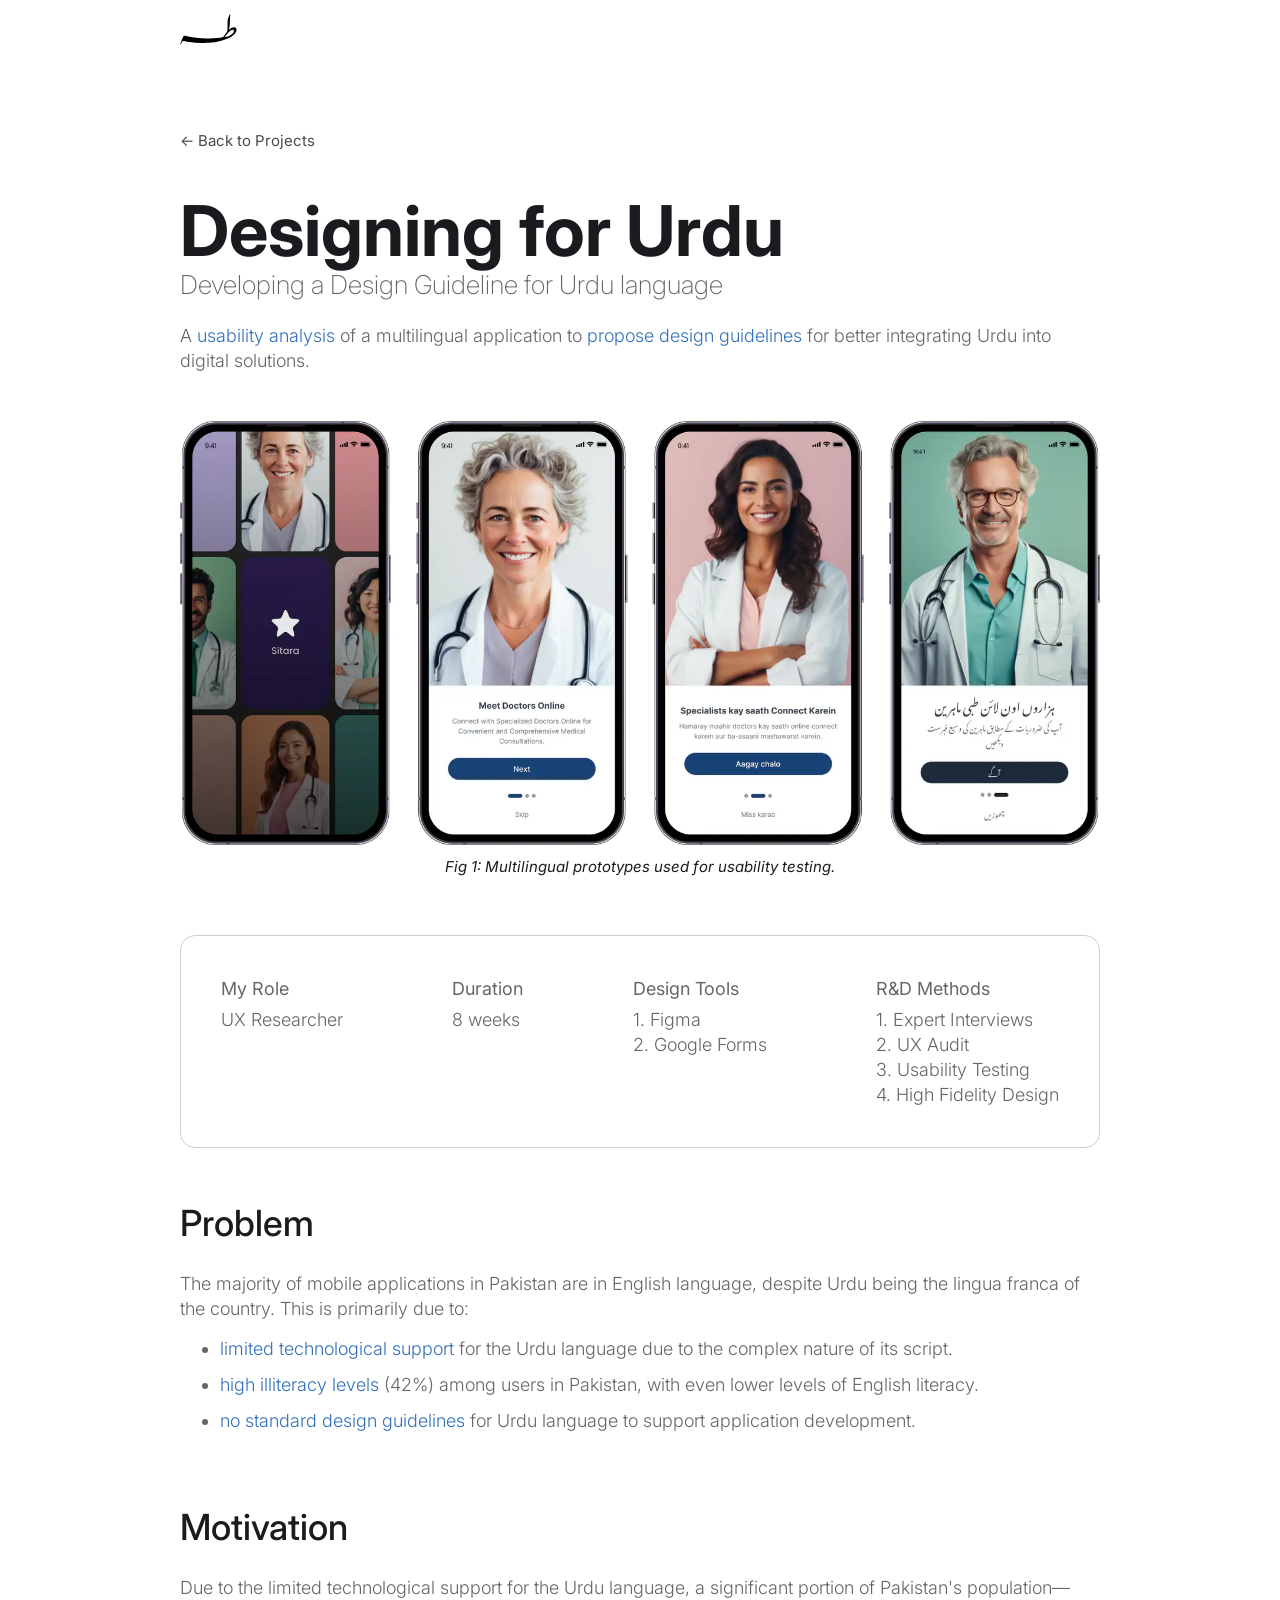
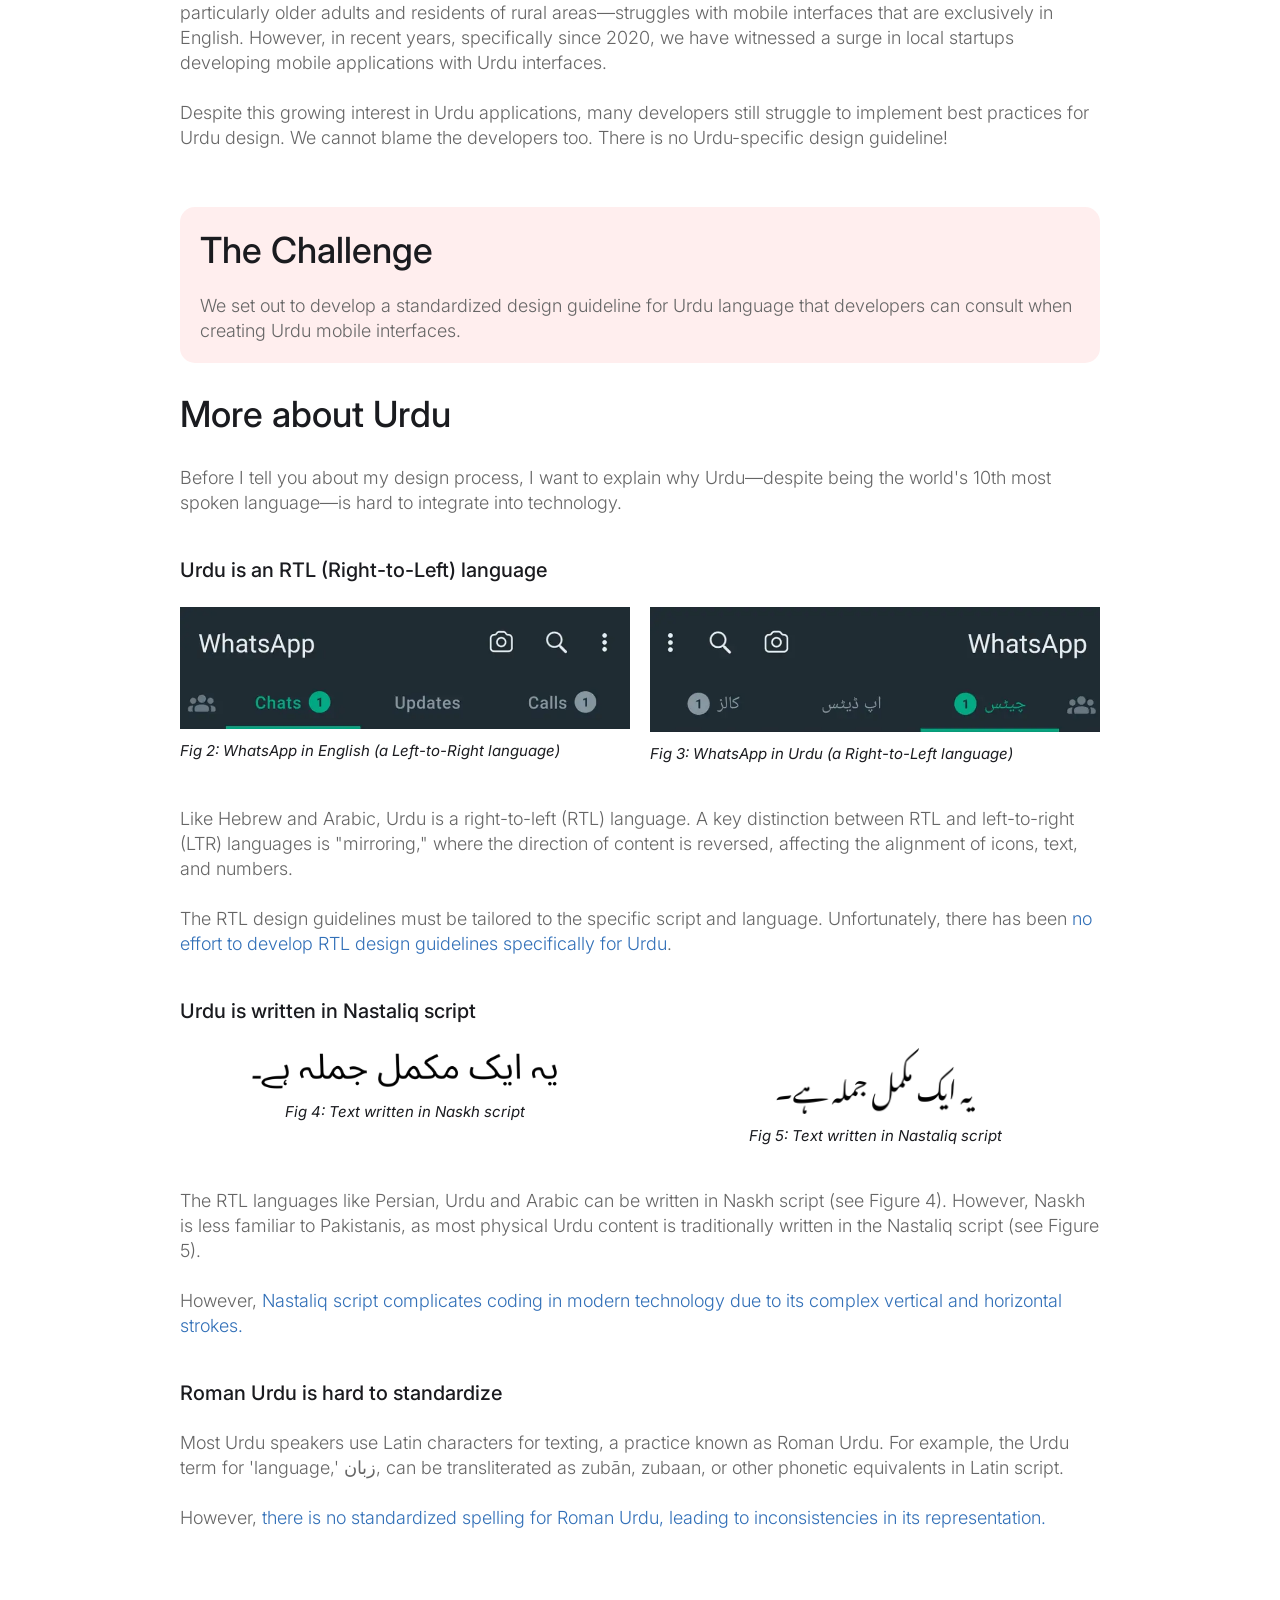
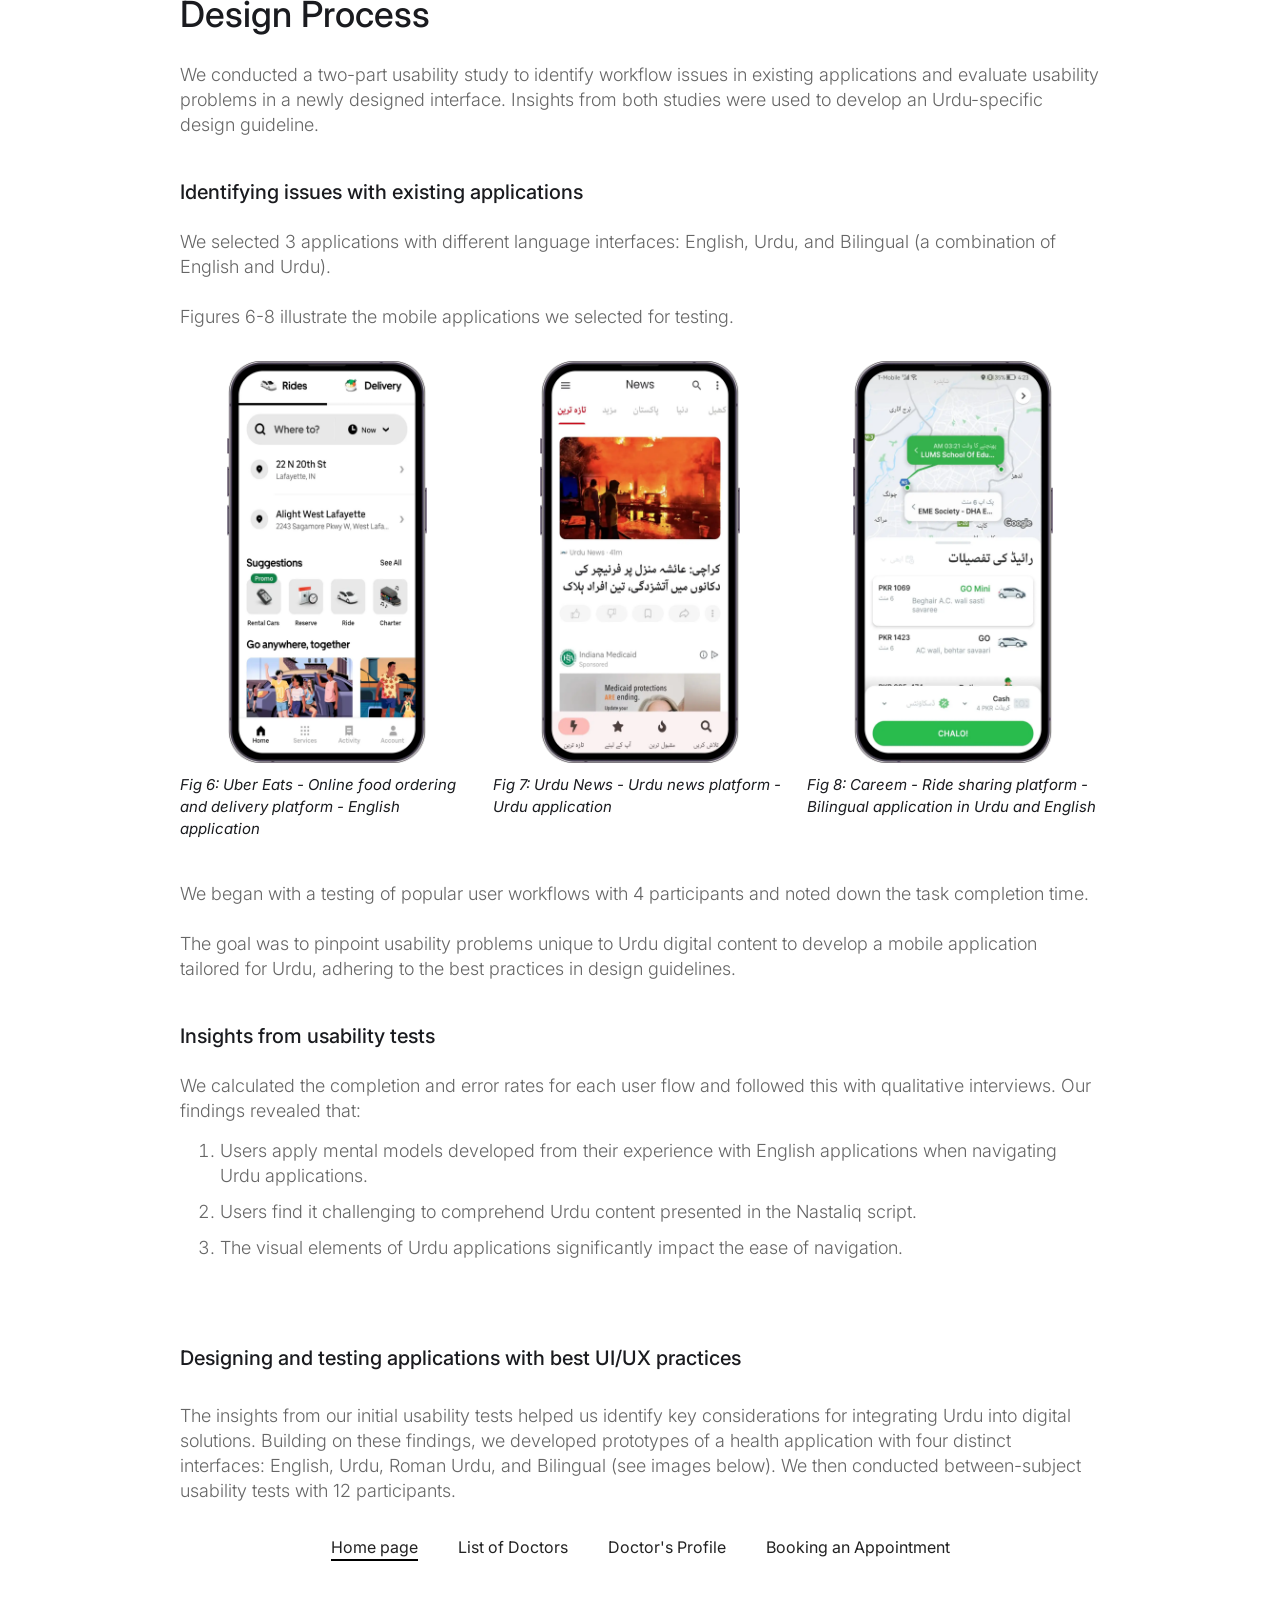
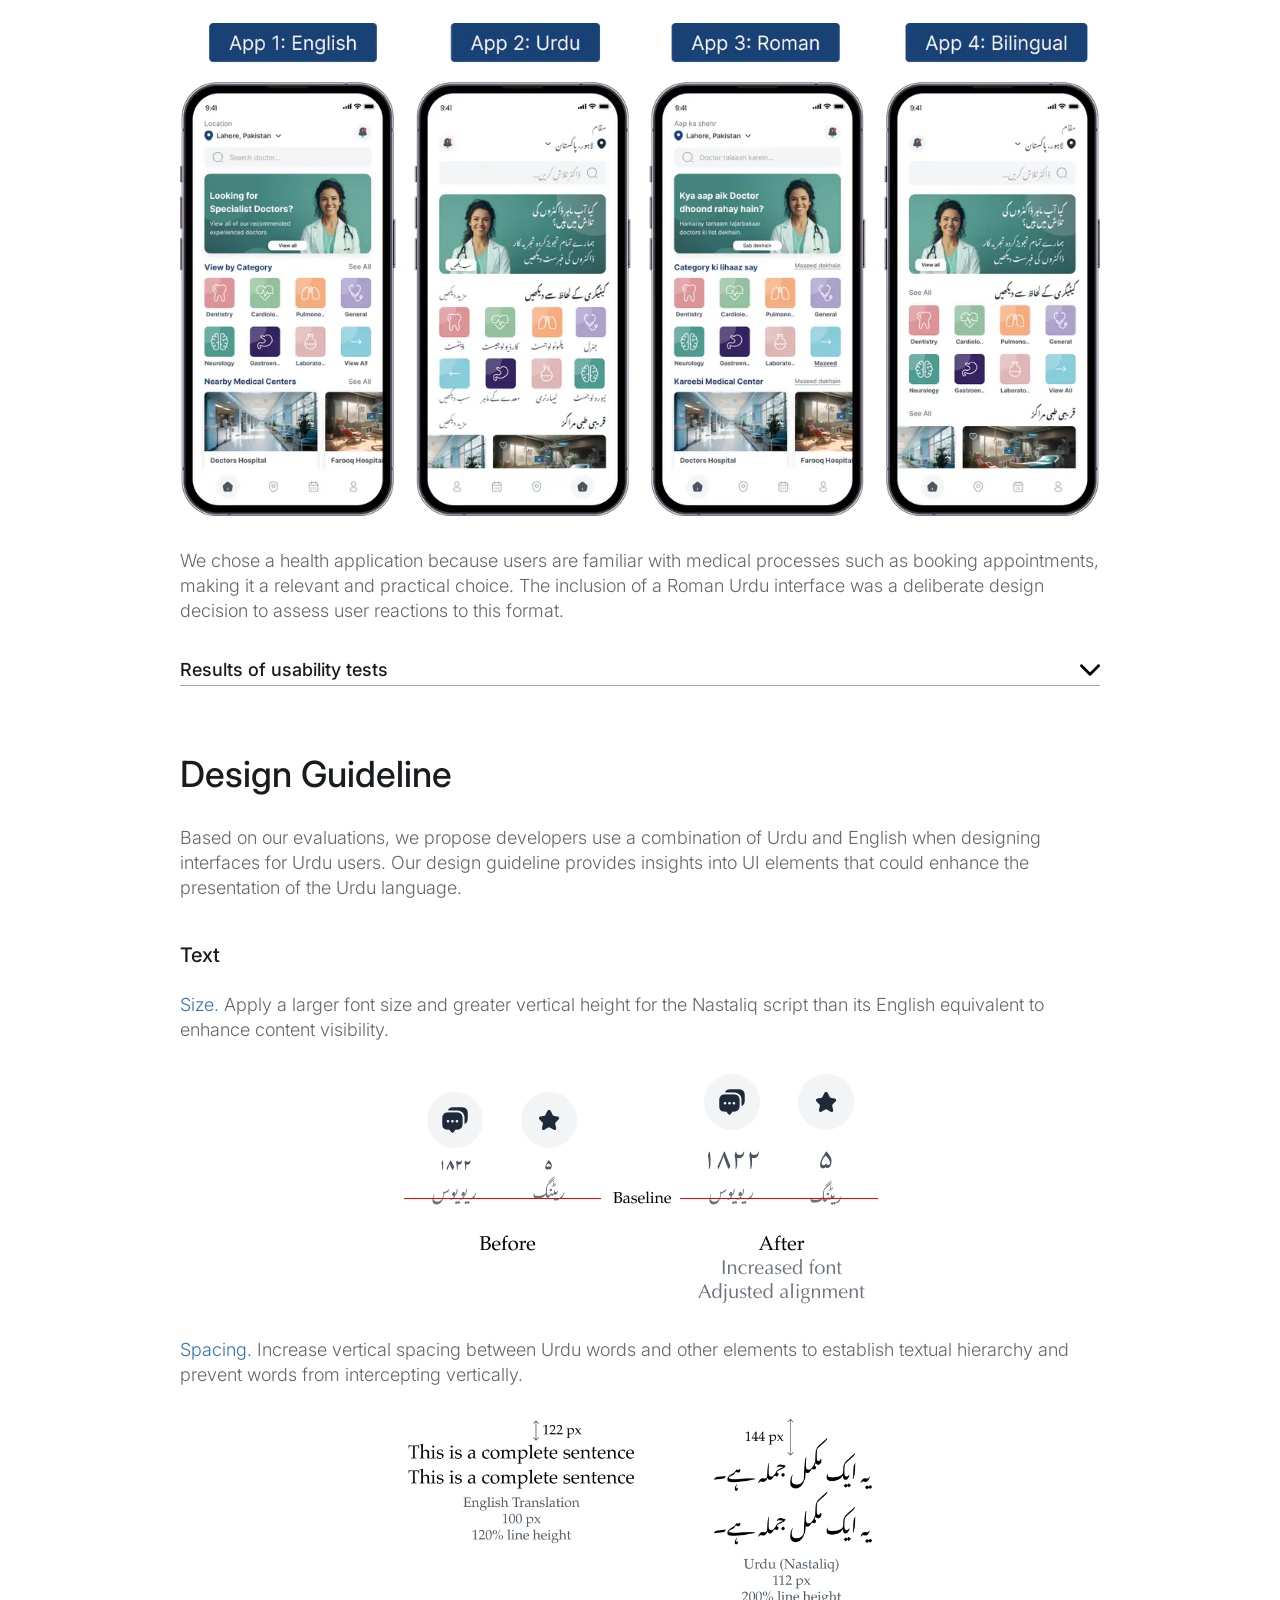
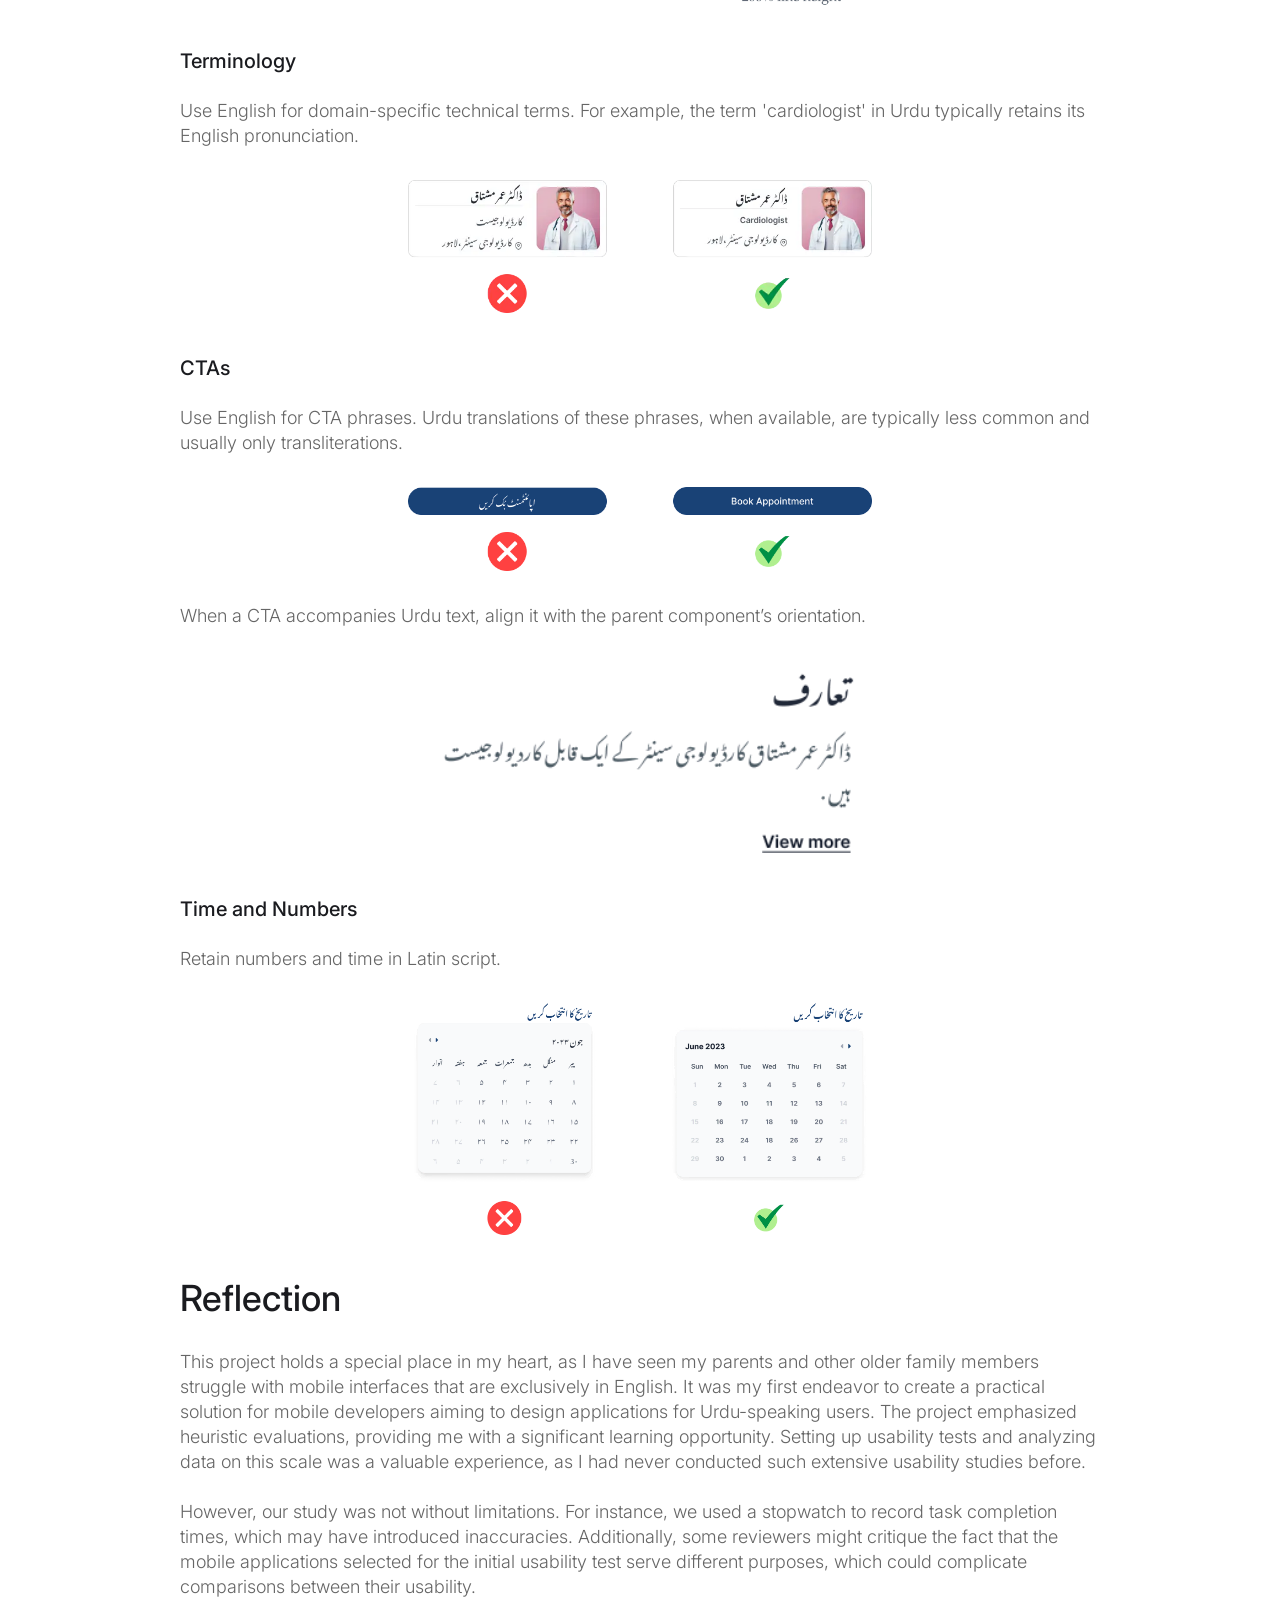
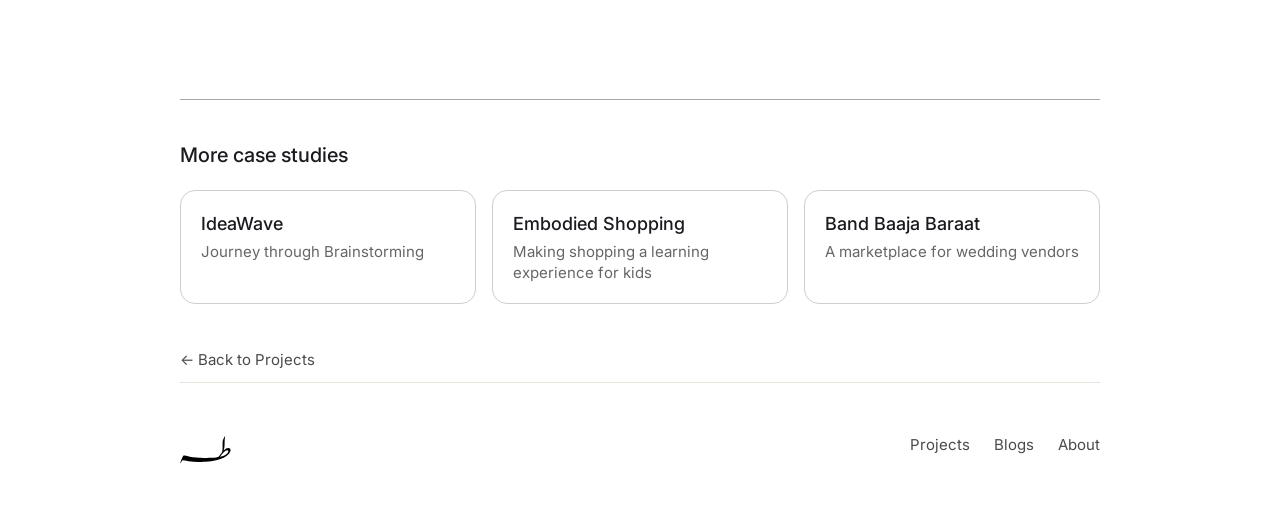
<file: urdu.html>
<!DOCTYPE html>
<html lang="en">
<head>
<meta charset="UTF-8">
<meta name="viewport" content="width=device-width, initial-scale=1.0">
<meta name="description" content="Designing for Urdu – Developing a Design Guideline for Urdu language – a case study by Taha">
<title>Designing for Urdu – Taha</title>
<link rel="preconnect" href="https://fonts.googleapis.com">
<link rel="preconnect" href="https://fonts.gstatic.com" crossorigin>
<link href="https://fonts.googleapis.com/css2?family=Inter:wght@200;300;400;500;600;700&display=swap" rel="stylesheet">
<link rel="stylesheet" href="css/case-study.css">
</head>
<body class="body-2">

<a class="skip-link" href="#main">Skip to content</a>

<header class="navigation">
  <div class="navigation-items">
    <a class="logo-link" href="index.html"><img class="logo-image" src="images/logo.svg" alt="Taha – home"></a>
  </div>
</header>

<main id="main" tabindex="-1">
<div class="researchsection">
<div class="work-section">
<a class="back-link" href="index.html#projects">← Back to Projects</a>
<h1 class="heading-jumbo wf-from-div">Designing for Urdu</h1><p class="heading project-slogan wf-from-div">Developing a Design Guideline for Urdu language </p><p class="body-text mobile wf-from-h5">A <span class="urdu-span">usability analysis</span> of a multilingual application to <span class="urdu-span">propose design guidelines</span> for better integrating Urdu into digital solutions.</p><div class="w-layout-layout quick-stack-3 wf-layout-layout" id="w-node-_5749383e-d8be-5940-9d39-621f6ad44e3e-422f0221"><div class="w-layout-cell cell-7" id="w-node-_5749383e-d8be-5940-9d39-621f6ad44e3f-422f0221"><img src="images/urdu-prototypes.webp" alt="Four phone screens of the health app prototype, each showing a smiling doctor and the “Meet Doctors Online” message in English, Roman Urdu and Urdu" style="aspect-ratio: 1560 / 719" fetchpriority="high" decoding="async"><p class="project-captions urdu"><em class="italic-text">Fig 1: Multilingual prototypes used for usability testing.</em></p></div></div><div class="w-layout-vflex flex-block-2"><div class="w-layout-blockcontainer tiles w-container"><h6 class="body-text tags mobile">My Role</h6><p class="body-text tiles mobile wf-from-h5">UX Researcher</p></div><div class="w-layout-blockcontainer tiles w-container"><h6 class="body-text tags mobile">Duration</h6><p class="body-text tiles mobile wf-from-h5">8 weeks</p></div><div class="w-layout-blockcontainer tiles w-container"><h6 class="body-text tags mobile">Design Tools</h6><p class="body-text tiles mobile wf-from-h5">1. Figma<br>2. Google Forms</p></div><div class="w-layout-blockcontainer tiles w-container"><h6 class="body-text tags mobile">R&amp;D Methods</h6><p class="body-text tiles mobile wf-from-h5">1. Expert Interviews<br>2. UX Audit<br>‍3. Usability Testing<br>4. High Fidelity Design<br></p></div></div><h2 class="project-title-h1 mobile wf-from-h1">Problem</h2><p class="body-text mobile project-title-h2 bullets">The majority of mobile applications in Pakistan are in English language, despite Urdu being the lingua franca of the country. This is primarily due to:<br></p><ul class="list-2 before-heading"><li><p class="body-text project-title-h2 list-item mobile"><span class="urdu-span">limited technological support</span> for the Urdu language due to the complex nature of its script.</p></li><li><p class="body-text project-title-h2 list-item mobile"><span class="urdu-span">high illiteracy levels</span> (42%) among users in Pakistan, with even lower levels of English literacy.</p></li><li><p class="body-text project-title-h2 list-item mobile"><span class="urdu-span">no standard design guidelines</span><span> for Urdu language to support application development.</span></p></li></ul><h2 class="project-title-h1 mobile wf-from-h1">Motivation</h2><p class="body-text mobile project-title-h2">Due to the limited technological support for the Urdu language, a significant portion of Pakistan's population—particularly older adults and residents of rural areas—struggles with mobile interfaces that are exclusively in English. However, in recent years, specifically since 2020, we have witnessed a surge in local startups developing mobile applications with Urdu interfaces. <br><br>Despite this growing interest in Urdu applications, many developers still struggle to implement best practices for Urdu design. We cannot blame the developers too. There is no Urdu-specific design guideline! <br></p><div class="w-layout-blockcontainer container-10 w-container"><h3 class="project-title-h1 wf-from-h3">The Challenge</h3><p class="body-text project-title-h2 list-item">We set out to develop a standardized design guideline for Urdu language that developers can consult when creating Urdu mobile interfaces.</p></div><h2 class="project-title-h1 wf-from-h1">More about Urdu</h2><p class="body-text project-title-h2 before-heading">Before I tell you about my design process, I want to explain why Urdu—despite being the world's 10th most spoken language—is hard to integrate into technology.<br></p><h3 class="project-title-h3">Urdu is an RTL (Right-to-Left) language</h3><div class="w-layout-layout quick-stack-4 wf-layout-layout" id="w-node-_953ca391-294e-954c-b0b8-1d46b85b7c86-422f0221"><div class="w-layout-cell"><img src="images/urdu-whatsapp-english.webp" alt="WhatsApp header in English: the title on the left, camera, search and menu icons on the right, and Chats, Updates and Calls tabs running left to right" style="aspect-ratio: 840 / 228" loading="lazy" decoding="async"><p class="project-captions urdu"><em class="italic-text">Fig 2: WhatsApp in English (a Left-to-Right language)</em></p></div><div class="w-layout-cell"><img src="images/urdu-whatsapp-urdu.webp" alt="The same WhatsApp header mirrored for Urdu: the title on the right, icons on the left, and the tabs in Urdu running right to left" style="aspect-ratio: 840 / 233" loading="lazy" decoding="async"><p class="project-captions urdu"><em class="italic-text">Fig 3: WhatsApp in Urdu (a Right-to-Left language)</em></p></div></div><p class="body-text project-title-h2 before-heading">Like Hebrew and Arabic, Urdu is a right-to-left (RTL) language. A key distinction between RTL and left-to-right (LTR) languages is "mirroring," where the direction of content is reversed, affecting the alignment of icons, text, and numbers.<br><br>The RTL design guidelines must be tailored to the specific script and language. Unfortunately, there has been <span class="urdu-span">no effort to develop RTL design guidelines specifically for Urdu</span>.<br></p><h3 class="project-title-h3">Urdu is written in Nastaliq script</h3><div class="w-layout-layout quick-stack-4 wf-layout-layout" id="w-node-eb6608b1-7eb5-6595-5226-3f68da35c65c-422f0221"><div class="w-layout-cell cell-19"><img src="images/urdu-script-naskh.webp" alt="Urdu sentence meaning “This is a complete sentence” set in Naskh script, with even, upright strokes" width="308" style="aspect-ratio: 840 / 116" loading="lazy" decoding="async"><p class="project-captions urdu"><em class="italic-text">Fig 4: Text written in Naskh script</em></p></div><div class="w-layout-cell cell-20"><img src="images/urdu-script-nastaliq.webp" alt="The same Urdu sentence set in Nastaliq script, with sweeping diagonal calligraphic strokes" width="200" style="aspect-ratio: 840 / 280" loading="lazy" decoding="async"><p class="project-captions urdu"><em class="italic-text">Fig 5: Text written in Nastaliq script</em></p></div></div><p class="body-text project-title-h2 before-heading">The RTL languages like Persian, Urdu and Arabic can be written in Naskh script (see Figure 4). However, Naskh is less familiar to Pakistanis, as most physical Urdu content is traditionally written in the Nastaliq script (see Figure 5).<br>‍<br>However,<span class="urdu-span"> Nastaliq script complicates coding in modern technology due to its complex vertical and horizontal strokes.</span><br></p><h3 class="project-title-h3 mobile">Roman Urdu is hard to standardize</h3><p class="body-text project-title-h2">Most Urdu speakers use Latin characters for texting, a practice known as Roman Urdu. For example, the Urdu term for 'language,' زبان, can be transliterated as zubān, zubaan, or other phonetic equivalents in Latin script.<br><br>However, <span class="urdu-span">there is no standardized spelling for Roman Urdu, leading to inconsistencies in its representation.</span><br></p><h2 class="project-title-h1 mobile wf-from-h1">Design Process</h2><p class="body-text project-title-h2 before-heading">We conducted a two-part usability study to identify workflow issues in existing applications and evaluate usability problems in a newly designed interface. Insights from both studies were used to develop an Urdu-specific design guideline.<br></p><h3 class="project-title-h3">Identifying issues with existing applications</h3><p class="body-text project-title-h2 before-heading">We selected 3 applications with different language interfaces: English, Urdu, and Bilingual (a combination of English and Urdu).<br><br>Figures 6-8 illustrate the mobile applications we selected for testing.<br></p><div class="w-layout-layout quick-stack-4 wf-layout-layout" id="w-node-_6fae09ff-3703-9fb0-eab9-b5de42ed5d05-422f0221"><div class="w-layout-cell"><img src="images/urdu-app-uber-eats.webp" alt="English-language ride and delivery app screen with a “Where to?” search box, saved addresses and service suggestions" width="200" style="aspect-ratio: 840 / 1688" class="image-11" loading="lazy" decoding="async"><p class="project-captions urdu"><em class="italic-text">Fig 6: Uber Eats - Online food ordering and delivery platform - English application</em></p></div><div class="w-layout-cell"><img src="images/urdu-app-news.webp" alt="Urdu news app screen with a red tab bar, a Nastaliq headline above a photo of a building fire, and a sponsored English advertisement" width="200" style="aspect-ratio: 840 / 1688" class="image-12" loading="lazy" decoding="async"><p class="project-captions urdu"><em class="italic-text">Fig 7: Urdu News - Urdu news platform - Urdu application</em></p></div><div class="w-layout-cell"><img src="images/urdu-app-careem.webp" alt="Bilingual ride-hailing screen with an Urdu heading above English fares and vehicle types, and a green “Chalo!” button" width="200" style="aspect-ratio: 840 / 1688" class="image-13" loading="lazy" decoding="async"><p class="project-captions urdu"><em class="italic-text">Fig 8: Careem - Ride sharing platform - Bilingual application in Urdu and English</em></p></div></div><p class="body-text project-title-h2 before-heading">We began with a testing of popular user workflows with 4 participants and noted down the task completion time.<br><br>The goal was to pinpoint usability problems unique to Urdu digital content to develop a mobile application tailored for Urdu, adhering to the best practices in design guidelines.<br></p><h3 class="project-title-h3 mobile">Insights from usability tests</h3><p class="body-text mobile project-title-h2 bullets">We calculated the completion and error rates for each user flow and followed this with qualitative interviews. Our findings revealed that:<br></p><ol class="list-2 before-heading"><li><p class="body-text project-title-h2 list-item mobile">Users apply mental models developed from their experience with English applications when navigating Urdu applications.</p></li><li><p class="body-text project-title-h2 list-item mobile">Users find it challenging to comprehend Urdu content presented in the Nastaliq script.</p></li><li><p class="body-text project-title-h2 list-item mobile">The visual elements of Urdu applications significantly impact the ease of navigation.</p></li></ol><h3 class="project-title-h3 wf-from-h1">Designing and testing applications with best UI/UX practices</h3><p class="body-text project-title-h2 before-heading">The insights from our initial usability tests helped us identify key considerations for integrating Urdu into digital solutions. Building on these findings, we developed prototypes of a health application with four distinct interfaces: English, Urdu, Roman Urdu, and Bilingual (see images below). We then conducted between-subject usability tests with 12 participants.<br></p><div class="category__tabs urdu w-tabs" data-tabs><div class="category__tabs-menu w-tab-menu" role="tablist"><a class="category__tab-link w-inline-block w-tab-link w--current" role="tab" id="tab-1-0" aria-controls="panel-1-0" aria-selected="true" tabindex="0"><div class="text-block-2">Home page</div></a><a class="category__tab-link w-inline-block w-tab-link" role="tab" id="tab-1-1" aria-controls="panel-1-1" aria-selected="false" tabindex="-1"><div class="text-block-3">List of Doctors</div></a><a class="category__tab-link w-inline-block w-tab-link" role="tab" id="tab-1-2" aria-controls="panel-1-2" aria-selected="false" tabindex="-1"><div class="text-block-4">Doctor's Profile</div></a><a class="category__tab-link w-inline-block w-tab-link" role="tab" id="tab-1-3" aria-controls="panel-1-3" aria-selected="false" tabindex="-1"><div>Booking an Appointment</div></a></div><div class="category__tabs-mask w-tab-content"><div class="category__tab w-tab-pane w--tab-active" role="tabpanel" id="panel-1-0" aria-labelledby="tab-1-0"><img src="images/urdu-prototype-home.webp" alt="Home screen of the health app in four versions labeled App 1 English, App 2 Urdu, App 3 Roman and App 4 Bilingual" style="aspect-ratio: 1200 / 642" loading="lazy" decoding="async"></div><div class="category__tab w-tab-pane" role="tabpanel" id="panel-1-1" aria-labelledby="tab-1-1"><img src="images/urdu-prototype-doctor-list.webp" alt="List of doctors screen in four versions (English, Urdu, Roman Urdu and Bilingual), each listing doctors with photos and ratings" style="aspect-ratio: 1200 / 642" loading="lazy" decoding="async"></div><div class="category__tab exception w-tab-pane" role="tabpanel" id="panel-1-2" aria-labelledby="tab-1-2"><img src="images/urdu-prototype-doctor-profile.webp" alt="Doctor profile screen in the four app versions, with about, working time and reviews sections and a Book Appointment button" style="aspect-ratio: 1200 / 642" loading="lazy" decoding="async"></div><div class="category__tab w-tab-pane" role="tabpanel" id="panel-1-3" aria-labelledby="tab-1-3"><img src="images/urdu-prototype-appointment.webp" alt="Appointment booking screen in the four app versions, showing a calendar, time slots and a Confirm button" style="aspect-ratio: 1200 / 642" loading="lazy" decoding="async"></div></div></div><p class="body-text project-title-h2 before-heading">We chose a health application because users are familiar with medical processes such as booking appointments, making it a relevant and practical choice. The inclusion of a Roman Urdu interface was a deliberate design decision to assess user reactions to this format.<br></p><div class="accordion-item before-heading" data-accordion><div class="accordion-item-trigger"><h3 class="accordion-heading wf-from-h4"><button type="button" class="accordion-button" id="acc-btn-1" aria-expanded="false" aria-controls="acc-1">Results of usability tests</button></h3><div class="w-layout-blockcontainer w-container"><img src="images/icon-chevron-down.webp" alt="" width="20" style="aspect-ratio: 128 / 128" class="icon accordion-icon" aria-hidden="true" loading="lazy" decoding="async"></div></div><div class="accordion-item-content" id="acc-1" role="region" aria-labelledby="acc-btn-1" hidden><div class="table-wrapper" role="table" aria-label="Results of usability tests"><div class="table-row head" role="row"><div class="div-block-406" role="columnheader" aria-label="Row"></div><div class="table-box" role="columnheader"><div>Application</div></div><div class="table-box" role="columnheader"><div class="table-heading">Completion Rate</div></div><div class="table-box" role="columnheader"><div class="table-heading">Time per Task (s)</div></div><div class="table-box" role="columnheader"><div class="table-heading">Error Rate</div></div></div><div class="table-container"><div class="table-data-wrapper"><div class="scroll-container"><div class="scroll-table-content"><div class="table-row head hide" role="row" aria-hidden="true"><div class="div-block-406" role="columnheader" aria-label="Row"></div><div class="table-box" role="columnheader"><div class="table-heading">Application</div></div><div class="table-box" role="columnheader"><div class="table-heading">Completion Rate</div></div><div class="table-box" role="columnheader"><div class="table-heading">Time per Task (s)</div></div><div class="table-box" role="columnheader"><div class="table-heading">Error Rate</div></div></div><div class="table-row" role="row"><div class="div-block-406 _2" role="cell"><div class="table-row-nr">1</div></div><div class="table-box _2" role="cell"><div class="table-data name">English</div></div><div class="table-box _2" role="cell"><span class="table-data link">100%</span></div><div class="table-box _2" role="cell"><div class="table-data">9.31 ± 0.06</div></div><div class="table-box _2" role="cell"><div class="table-data">0.17 ± 0.07</div></div></div><div class="table-row" role="row"><div class="div-block-406 _2" role="cell"><div class="table-row-nr">2</div></div><div class="table-box _2" role="cell"><div class="table-data name">Urdu</div></div><div class="table-box _2" role="cell"><span class="table-data link">88%</span></div><div class="table-box _2" role="cell"><div class="table-data">19.08 ± 5.62</div></div><div class="table-box _2" role="cell"><div class="table-data">0.5 ± 0.33</div></div></div><div class="table-row" role="row"><div class="div-block-406 _2" role="cell"><div class="table-row-nr">3</div></div><div class="table-box _2" role="cell"><div class="table-data name">Roman Urdu</div></div><div class="table-box _2" role="cell"><span class="table-data link">100%</span></div><div class="table-box _2" role="cell"><div class="table-data">11.37 ± 0.5</div></div><div class="table-box _2" role="cell"><div class="table-data">0.17 ± 0.19</div></div></div><div class="table-row" role="row"><div class="div-block-406 _2" role="cell"><div class="table-row-nr">4</div></div><div class="table-box _2" role="cell"><div class="table-data name">Bilingual</div></div><div class="table-box _2" role="cell"><span class="table-data link">96%</span></div><div class="table-box _2" role="cell"><div class="table-data">14.96 ± 1.01</div></div><div class="table-box _2" role="cell"><div class="table-data">0.17 ± 0.07</div></div></div></div></div></div></div></div><p class="body-text project-title-h2 dropdown">The complete Urdu version of the prototype performed the poorest in our usability tests. These results confirm our hypothesis that users' mental models are more aligned with systems that use and support the English language. This preference for English systems is largely due to English being the dominant language in digital interfaces throughout Pakistan, including mobile applications, televisions, and desktop software.<br></p></div></div><h2 class="project-title-h1 wf-from-h1">Design Guideline</h2><p class="body-text project-title-h2 before-heading">Based on our evaluations, we propose developers use a combination of Urdu and English when designing interfaces for Urdu users. Our design guideline provides insights into UI elements that could enhance the presentation of the Urdu language.<br></p><h3 class="project-title-h3">Text</h3><p class="body-text project-title-h2 before-heading"><span class="urdu-span">Size.</span> Apply a larger font size and greater vertical height for the Nastaliq script than its English equivalent to enhance content visibility.<br></p><div class="w-layout-blockcontainer container-12 w-container"><img src="images/urdu-guideline-text-size.webp" alt="Before and after comparison of Urdu labels under icons: after the font is enlarged and the alignment adjusted, the review and rating labels sit correctly on the baseline" style="aspect-ratio: 475 / 231" loading="lazy" decoding="async"></div><p class="body-text project-title-h2 before-heading"><span class="urdu-span">Spacing.</span> Increase vertical spacing between Urdu words and other elements to establish textual hierarchy and prevent words from intercepting vertically.<br></p><div class="w-layout-blockcontainer container-12 w-container"><img src="images/urdu-guideline-spacing.webp" alt="Line-spacing comparison: English text at 100 px with 120% line height beside Urdu Nastaliq text at 112 px with 200% line height" width="464" style="aspect-ratio: 1560 / 630" loading="lazy" decoding="async"></div><h3 class="project-title-h3">Terminology</h3><p class="body-text project-title-h2 before-heading">Use English for domain-specific technical terms. For example, the term 'cardiologist' in Urdu typically retains its English pronunciation. <br></p><div class="w-layout-blockcontainer container-12 w-container"><img src="images/urdu-guideline-terminology.webp" alt="Two doctor cards: the Urdu word for “cardiologist” marked with a red cross, and the English word “Cardiologist” marked with a green check" width="464" style="aspect-ratio: 798 / 229" loading="lazy" decoding="async"></div><h3 class="project-title-h3">CTAs</h3><p class="body-text project-title-h2 before-heading">Use English for CTA phrases. Urdu translations of these phrases, when available, are typically less common and usually only transliterations.<br></p><div class="w-layout-blockcontainer container-12 w-container"><img src="images/urdu-guideline-cta.webp" alt="Two appointment buttons: an incorrect Urdu “book appointment” button marked with a red cross, and the correct English “Book Appointment” button marked with a green check" width="464" style="aspect-ratio: 798 / 144" loading="lazy" decoding="async"></div><p class="body-text project-title-h2 before-heading">When a CTA accompanies Urdu text, align it with the parent component’s orientation.<br></p><div class="w-layout-blockcontainer container-12 w-container"><img src="images/urdu-guideline-cta-orientation.webp" alt="Right-aligned Urdu introduction text for a doctor, with the English “View more” call to action aligned to the same edge" width="479" style="aspect-ratio: 390 / 158" loading="lazy" decoding="async"></div><h3 class="project-title-h3">Time and Numbers</h3><p class="body-text project-title-h2 before-heading">Retain numbers and time in Latin script.<br></p><div class="w-layout-blockcontainer container-12 w-container"><img src="images/urdu-guideline-numbers-time.webp" alt="Two calendars: the incorrect one uses Urdu numerals and is marked with a red cross, and the correct one uses Latin numerals for June 2023 and is marked with a green check" width="469" style="aspect-ratio: 927 / 458" loading="lazy" decoding="async"></div><h2 class="project-title-h1 wf-from-h1">Reflection</h2><p class="body-text project-title-h2 before-heading">This project holds a special place in my heart, as I have seen my parents and other older family members struggle with mobile interfaces that are exclusively in English. It was my first endeavor to create a practical solution for mobile developers aiming to design applications for Urdu-speaking users. The project emphasized heuristic evaluations, providing me with a significant learning opportunity. Setting up usability tests and analyzing data on this scale was a valuable experience, as I had never conducted such extensive usability studies before.<br><br>However, our study was not without limitations. For instance, we used a stopwatch to record task completion times, which may have introduced inaccuracies. Additionally, some reviewers might critique the fact that the mobile applications selected for the initial usability test serve different purposes, which could complicate comparisons between their usability.<br></p>
</div>
</div>
<nav class="case-nav" aria-labelledby="case-nav-title">
  <h2 class="case-nav-title" id="case-nav-title">More case studies</h2>
  <ul class="case-nav-list">
    <li><a href="ideawave.html"><span class="case-nav-name">IdeaWave</span><span class="case-nav-desc">Journey through Brainstorming</span></a></li>
    <li><a href="shopping.html"><span class="case-nav-name">Embodied Shopping</span><span class="case-nav-desc">Making shopping a learning experience for kids</span></a></li>
    <li><a href="band-baaja-baraat.html"><span class="case-nav-name">Band Baaja Baraat</span><span class="case-nav-desc">A marketplace for wedding vendors</span></a></li>
  </ul>
  <a class="back-link" href="index.html#projects">← Back to Projects</a>
</nav>
</main>

<footer class="site-footer">
  <div class="footer-inner">
    <a class="footer-logo" href="index.html"><img src="images/logo.svg" alt="Taha – home"></a>
    <ul class="footer-links">
      <li><a href="index.html#projects">Projects</a></li>
      <li><a href="index.html#blog">Blogs</a></li>
      <li><a href="index.html">About</a></li>
    </ul>
  </div>
</footer>

<script src="js/case-study.js" defer></script>
</body>
</html>
</file>
<file: css/case-study.css>
/* Case studies (ideawave, shopping, urdu, band-baaja-baraat).
   Layout and typography are ported from the original Webflow site (class names kept, rules copied) so the
   structure matches exactly. The final section adds accessibility and site integration; see DESIGN_GUIDELINE.md. */
/* Tag helpers: some elements changed tag for correct semantics (e.g. Webflow's <h1> section titles are now <h2>,
   its <h5> body paragraphs are <p>). Each helper restores the ORIGINAL tag's final cascaded defaults so the layout is identical. */
.wf-from-h1 { margin-top: 20px; margin-bottom: 15px; font-size: 44px; line-height: 62px; font-weight: 400; }
.wf-from-h2 { margin-top: 10px; margin-bottom: 10px; font-size: 36px; line-height: 50px; font-weight: 400; }
.wf-from-h3 { margin-top: 10px; margin-bottom: 10px; font-size: 30px; line-height: 46px; font-weight: 400; }
.wf-from-h4 { margin-top: 10px; margin-bottom: 10px; font-size: 24px; line-height: 38px; font-weight: 400; }
.wf-from-h5 { margin-top: 10px; margin-bottom: 10px; font-size: 20px; line-height: 34px; font-weight: 500; }
.wf-from-div { margin: 0; font: inherit; }

html {
  -webkit-text-size-adjust: 100%;
  -ms-text-size-adjust: 100%;
  font-family: sans-serif;}
body {
  margin: 0;}
article, aside, details, footer, header, hgroup, main, menu, nav, section, summary {
  display: block;}
canvas, progress {
  vertical-align: baseline;
  display: inline-block;}
[hidden], template {
  display: none;}
a {
  background-color: #0000;}
a:active, a:hover {
  outline: 0;}
abbr[title] {
  border-bottom: 1px dotted;}
b, strong {
  font-weight: bold;}
dfn {
  font-style: italic;}
h1 {
  margin: .67em 0;
  font-size: 2em;}
mark {
  color: #000;
  background: #ff0;}
img {
  border: 0;}
kbd, samp {
  font-family: monospace;
  font-size: 1em;}
optgroup {
  color: inherit;
  font: inherit;
  margin: 0;}
optgroup {
  font-weight: bold;}
* {
  box-sizing: border-box;}
html {
  height: 100%;}
body {
  color: #333;
  background-color: #fff;
  min-height: 100%;
  margin: 0;
  font-family: Inter, sans-serif;
  font-size: 14px;
  line-height: 20px;}
img {
  vertical-align: middle;
  max-width: 100%;
  display: inline-block;}
.w-inline-block {
  max-width: 100%;
  display: inline-block;}
.w-clearfix:before, .w-clearfix:after {
  content: " ";
  grid-area: 1 / 1 / 2 / 2;
  display: table;}
.w-clearfix:after {
  clear: both;}
html[data-w-dynpage] [data-w-cloak] {
  color: #0000 !important;}
h1, h2, h3, h4, h5, h6 {
  margin-bottom: 10px;
  font-weight: bold;}
h1 {
  margin-top: 20px;
  font-size: 38px;
  line-height: 44px;}
h2 {
  margin-top: 20px;
  font-size: 32px;
  line-height: 36px;}
h3 {
  margin-top: 20px;
  font-size: 24px;
  line-height: 30px;}
h4 {
  margin-top: 10px;
  font-size: 18px;
  line-height: 24px;}
h5 {
  margin-top: 10px;
  font-size: 14px;
  line-height: 20px;}
h6 {
  margin-top: 10px;
  font-size: 12px;
  line-height: 18px;}
p {
  margin-top: 0;
  margin-bottom: 10px;}
ul, ol {
  margin-top: 0;
  margin-bottom: 10px;
  padding-left: 40px;}
.w-embed:before, .w-embed:after {
  content: " ";
  grid-area: 1 / 1 / 2 / 2;
  display: table;}
.w-embed:after {
  clear: both;}
[type="reset"] {
  cursor: pointer;
  -webkit-appearance: button;
  border: 0;}
.w-container {
  max-width: 940px;
  margin-left: auto;
  margin-right: auto;}
.w-container:before, .w-container:after {
  content: " ";
  grid-area: 1 / 1 / 2 / 2;
  display: table;}
.w-container:after {
  clear: both;}
@media screen and (max-width: 991px) {
  .w-container {
    max-width: 728px;}
}
@media screen and (max-width: 479px) {
  .w-container {
    max-width: none;}
}
[data-nav-menu-open] {
  text-align: center;
  background: #c8c8c8;
  min-width: 200px;
  position: absolute;
  top: 100%;
  left: 0;
  right: 0;
  overflow: visible;
  display: block !important;}
.w-tabs {
  position: relative;}
.w-tabs:before, .w-tabs:after {
  content: " ";
  grid-area: 1 / 1 / 2 / 2;
  display: table;}
.w-tabs:after {
  clear: both;}
.w-tab-menu {
  position: relative;}
.w-tab-link {
  vertical-align: top;
  text-align: left;
  cursor: pointer;
  color: #222;
  background-color: #ddd;
  padding: 9px 30px;
  text-decoration: none;
  display: inline-block;
  position: relative;}
.w-tab-link.w--current {
  background-color: #c8c8c8;}
.w-tab-link:focus {
  outline: 0;}
.w-tab-content {
  display: block;
  position: relative;
  overflow: hidden;}
.w-tab-pane {
  display: none;
  position: relative;}
.w--tab-active {
  display: block;}
@media screen and (max-width: 479px) {
  .w-tab-link {
    display: block;}
}
.wf-layout-layout {
  display: grid;}
:root {
  --white: white;
  --black: black;}
.w-layout-blockcontainer {
  max-width: 940px;
  margin-left: auto;
  margin-right: auto;
  display: block;}
.w-layout-layout {
  grid-row-gap: 20px;
  grid-column-gap: 20px;
  grid-auto-columns: 1fr;
  justify-content: center;
  padding: 20px;}
.w-layout-cell {
  flex-direction: column;
  justify-content: flex-start;
  align-items: flex-start;
  display: flex;}
.w-layout-vflex {
  flex-direction: column;
  align-items: flex-start;
  display: flex;}
.w-layout-grid {
  grid-row-gap: 16px;
  grid-column-gap: 16px;
  grid-template-rows: auto auto;
  grid-template-columns: 1fr 1fr;
  grid-auto-columns: 1fr;
  display: grid;}
@media screen and (max-width: 991px) {
  .w-layout-blockcontainer {
    max-width: 728px;}
}
@media screen and (max-width: 767px) {
  .w-layout-blockcontainer {
    max-width: none;}
}
body {
  color: #1a1b1f;
  margin-left: 8%;
  margin-right: 8%;
  font-family: Inter, sans-serif;
  font-size: 16px;
  font-weight: 400;
  line-height: 28px;}
h1 {
  margin-top: 20px;
  margin-bottom: 15px;
  font-size: 44px;
  font-weight: 400;
  line-height: 62px;}
h2 {
  margin-top: 10px;
  margin-bottom: 10px;
  font-size: 36px;
  font-weight: 400;
  line-height: 50px;}
h3 {
  margin-top: 10px;
  margin-bottom: 10px;
  font-size: 30px;
  font-weight: 400;
  line-height: 46px;}
h4 {
  margin-top: 10px;
  margin-bottom: 10px;
  font-size: 24px;
  font-weight: 400;
  line-height: 38px;}
h5 {
  margin-top: 10px;
  margin-bottom: 10px;
  font-size: 20px;
  font-weight: 500;
  line-height: 34px;}
h6 {
  margin-top: 10px;
  margin-bottom: 10px;
  font-size: 16px;
  font-weight: 500;
  line-height: 28px;}
p {
  margin-bottom: 10px;}
a {
  color: #1a1b1f;
  text-decoration: underline;
  transition: opacity .2s;
  display: block;}
a:hover {
  color: #32343a;}
a:active {
  color: #43464d;}
ul {
  margin-top: 20px;
  margin-bottom: 20px;
  padding-left: 40px;
  list-style-type: disc;}
li {
  margin-bottom: 10px;}
img {
  aspect-ratio: auto;
  display: block;}
.heading-jumbo {
  text-transform: none;
  margin-top: 0;
  margin-bottom: 0;
  font-family: Inter, sans-serif;
  font-size: 70px;
  font-weight: 700;
  line-height: 80px;}
.heading-jumbo.urdu {
  font-size: 64px;}
.heading {
  opacity: .6;}
.heading.project-slogan {
  color: #000;
  margin-bottom: 24px;
  font-family: Inter, sans-serif;
  font-size: 26px;
  font-weight: 200;}
.logo-link {
  z-index: 1;}
.logo-link:hover {
  opacity: .8;}
.logo-link:active {
  opacity: .7;}
.navigation-item {
  opacity: .6;
  text-align: center;
  letter-spacing: 1px;
  text-transform: capitalize;
  border: 1px #000;
  padding-top: 9px;
  padding-bottom: 9px;
  font-family: Inter, sans-serif;
  font-size: 18px;
  font-weight: 400;
  line-height: 20px;
  text-decoration: none;}
.navigation-item:hover {
  opacity: .9;}
.navigation-item:active {
  opacity: .8;}
.navigation-item.w--current {
  opacity: 1;
  color: #1a1b1f;
  font-family: Inter, sans-serif;
  font-weight: 400;
  text-decoration: underline;}
.navigation-item.w--current:hover {
  opacity: .8;
  color: #32343a;}
.navigation-item.w--current:active {
  opacity: .7;
  color: #32343a;}
.navigation-items {
  flex: 1;
  order: 0;
  justify-content: space-between;
  align-items: center;
  display: flex;}
.navigation {
  grid-column-gap: 0px;
  grid-row-gap: 0px;
  -webkit-text-fill-color: inherit;
  object-fit: fill;
  background-color: #fff;
  background-clip: border-box;
  flex-direction: row;
  justify-content: center;
  align-items: center;
  width: 100%;
  height: 59px;
  padding: 10px 0;
  font-family: Inter, sans-serif;
  display: flex;
  position: relative;
  top: 0;
  bottom: 0;}
.logo-image {
  width: 57px;
  height: 61px;
  display: block;}
.navigation-wrap {
  grid-column-gap: 16px;
  grid-row-gap: 16px;
  flex-direction: row;
  grid-template-rows: auto auto;
  grid-template-columns: 1fr 1fr;
  grid-auto-columns: 1fr;
  justify-content: space-around;
  align-items: center;
  margin-right: -20px;
  display: flex;}
.researchsection {
  grid-column-gap: 56px;
  grid-row-gap: 56px;
  aspect-ratio: auto;
  object-fit: fill;
  border-bottom: 1px #a8a8a8;
  flex-flow: column;
  justify-content: center;
  align-items: flex-start;
  margin-bottom: 0;
  margin-left: 0;
  margin-right: 0;
  padding-top: 60px;
  padding-bottom: 60px;
  display: flex;
  position: static;}
.work-section {
  flex-flow: column;
  justify-content: flex-start;
  align-items: flex-start;
  width: 100%;
  margin-left: auto;
  margin-right: auto;
  display: flex;}
.body-text {
  color: #666;
  word-break: normal;
  width: 70%;
  margin-top: 0;
  margin-bottom: 48px;
  font-family: Inter, sans-serif;
  font-size: 15px;
  font-weight: 400;
  line-height: 21px;}
.body-text.tags {
  width: auto;
  margin-bottom: 6px;
  font-weight: 500;
  display: block;}
.body-text.tags.mobile {
  font-weight: 400;}
.body-text.tiles {
  width: auto;
  margin-bottom: 0;
  display: block;}
.body-text.project-title-h2 {
  width: auto;
  margin-bottom: 57px;
  font-size: 18px;
  font-weight: 300;
  line-height: 25px;}
.body-text.project-title-h2.bullets {
  margin-bottom: 0;}
.body-text.project-title-h2.list-item {
  margin-bottom: auto;}
.body-text.project-title-h2.next-section {
  margin-bottom: 20px;}
.body-text.project-title-h2.before-heading {
  margin-bottom: 32px;}
.body-text.mobile {
  width: 100%;
  font-size: 18px;
  font-weight: 300;
  line-height: 25px;}
.body-text.mobile.bandbaajabaraat {
  margin-bottom: 30px;}
.body-text.mobile.before-grid {
  margin-bottom: 27px;}
.flex-block-2 {
  grid-column-gap: 0px;
  grid-row-gap: 0px;
  border: 1px solid #66666652;
  border-radius: 15px;
  flex-flow: wrap;
  justify-content: space-between;
  align-self: auto;
  align-items: flex-start;
  width: 100%;
  margin-bottom: 48px;
  padding: 40px;}
.tiles {
  flex: 0 auto;
  margin-left: 0;
  margin-right: 0;}
.quick-stack-3 {
  width: 100%;
  margin-bottom: 48px;
  padding: 0;}
.project-title-h1 {
  margin-top: 0;
  margin-bottom: 20px;
  font-family: Inter, sans-serif;
  font-size: 36px;
  font-weight: 500;}
.project-title-h1.mobile {
  line-height: 55px;}
.italic-text {
  text-align: center;
  font-family: Inter, sans-serif;
  font-size: 15px;
  line-height: 0;}
.italic-text.mobile {
  text-align: left;
  font-size: 16px;}
.italic-text.urdu {
  text-align: center;
  font-size: 14px;}
.project-captions {
  text-align: left;
  line-height: 22px;}
.project-captions.urdu {
  text-align: left;
  margin-top: 10px;}
.quick-stack-4 {
  grid-row-gap: 20px;
  width: 100%;
  margin-bottom: 32px;
  padding: 0;}
.project-title-h2 {
  font-family: Inter, sans-serif;}
.project-title-h3 {
  margin-top: 0;
  margin-bottom: 14px;
  font-family: Inter, sans-serif;
  font-size: 20px;
  font-weight: 500;}
.project-title-h3.mobile {
  line-height: 46px;}
.list-2 {
  color: #666;
  margin-top: 14px;
  margin-bottom: 14px;
  font-family: Inter, sans-serif;
  font-size: 15px;}
.list-2.before-heading {
  margin-top: 14px;
  margin-bottom: 57px;
  font-size: 18px;
  font-weight: 300;}
.list-2.before-heading.inside-box {
  flex-flow: column;
  width: 100%;
  margin-top: 0;
  margin-bottom: 0;
  display: block;
  position: static;}
.list-2.before-subheading {
  margin-bottom: 32px;}
.quick-stack-5 {
  width: 100%;
  padding: 0;}
.quick-stack-6 {
  width: 100%;
  margin-bottom: 14px;
  padding: 0;}
.quick-stack-7 {
  width: 100%;
  margin-bottom: 20px;
  padding: 0;}
.text-span {
  color: #1e88e5;}
.container-9 {
  flex-flow: column;
  justify-content: flex-start;
  align-items: center;
  width: 100%;
  max-width: 100%;
  height: auto;
  margin-bottom: 14px;
  margin-left: auto;
  margin-right: auto;
  display: flex;}
.container-9.multiple {
  grid-column-gap: 30px;
  grid-row-gap: 30px;
  justify-content: flex-start;
  align-items: center;
  margin-bottom: 57px;}
.container-9.shopping {
  margin-bottom: 40px;}
.category__tabs-menu {
  text-align: center;
  margin-bottom: 56px;
  font-family: Inter, sans-serif;}
.category__tabs {
  width: 100%;
  margin-top: 32px;
  margin-bottom: 32px;}
.category__tabs.urdu {
  margin-top: 0;}
.category__columns {
  grid-column-gap: 51px;
  grid-row-gap: 51px;
  flex-flow: row;
  place-content: stretch center;
  align-items: flex-start;
  margin-left: 0;
  margin-right: 0;
  display: flex;}
.category__card-title {
  margin-bottom: 12px;
  font-size: 24px;}
.category__card-title.stroke--skills-06 {
  text-align: center;
  font-family: Inter, sans-serif;
  font-size: 16px;}
.category__card-title.stroke--skills-06:hover {
  color: #1e88e5;}
.category__tabs-mask {
  overflow: visible;}
.category__card-img {
  border-radius: 20px;
  width: auto;
  height: auto;
  margin-bottom: 24px;
  display: block;
  position: static;}
.category__card {
  color: #1e1e2f;
  height: 100%;
  text-decoration: none;
  position: relative;
  overflow: hidden;}
.category__card:hover {
  color: #1e88e5;}
.category__tab-link {
  background-color: #0000;
  border-bottom: 2px solid #0000;
  border-radius: 0;
  min-height: 32px;
  margin-left: 20px;
  margin-right: 20px;
  padding: 0;
  line-height: 1.5em;}
.category__tab-link:hover {
  border-bottom-color: #0003;
  min-height: 26px;}
.category__tab-link.w--current {
  background-color: #0000;
  border-bottom-color: #000;
  min-height: 26px;}
.category__tab-link.w--current:hover {
  border-bottom-color: #000;}
.category__col {
  width: 25%;
  height: 100%;
  padding-left: 16px;
  padding-right: 16px;
  position: sticky;
  top: 40vh;}
.container-10 {
  grid-column-gap: 16px;
  grid-row-gap: 16px;
  background-color: #fee;
  border-radius: 15px;
  flex: 0 auto;
  grid-template-rows: auto auto;
  grid-template-columns: 1fr 1fr;
  grid-auto-columns: 1fr;
  justify-content: flex-start;
  align-self: auto;
  align-items: flex-start;
  width: 100%;
  max-width: 100%;
  height: auto;
  margin: 0 0 20px;
  padding: 20px;
  display: block;
  position: static;}
.container-10.before-heading {
  margin-bottom: 57px;}
.cell-5, .cell-6 {
  justify-content: space-between;
  align-items: center;}
.image-7 {
  box-sizing: border-box;
  width: 70%;}
.accordion-item {
  outline-offset: 0px;
  background-color: #fff;
  border-bottom: 1px solid #a8a8a8;
  border-radius: 0;
  outline: 1px #1a1b1f;
  width: 100%;
  margin-bottom: 20px;
  padding: 0;
  font-family: Inter, sans-serif;}
.accordion-item.before-heading {
  margin-bottom: 57px;}
.accordion-item-trigger {
  grid-column-gap: 9px;
  grid-row-gap: 9px;
  justify-content: space-between;
  align-items: center;
  display: flex;}
.accordion-heading {
  cursor: pointer;
  flex: 1;
  margin-top: 0;
  margin-bottom: 0;
  font-size: 18px;
  font-weight: 500;
  line-height: 30px;}
.icon.accordion-icon {
  color: #0009;
  cursor: pointer;
  font-size: 32px;
  line-height: 30px;}
.accordion-item-content {
  grid-column-gap: 10px;
  grid-row-gap: 10px;
  flex-flow: column;
  margin-top: 10px;
  margin-bottom: 20px;
  margin-right: 0;
  display: flex;
  overflow: hidden;}
.cell-7, .cell-8, .cell-9, .cell-10, .cell-11, .cell-12, .cell-13, .cell-14, .cell-15, .cell-16, .cell-17, .cell-18 {
  justify-content: flex-start;
  align-items: center;}
.urdu-span {
  color: #6b9bd6;}
.cell-19, .cell-20 {
  justify-content: flex-start;
  align-items: center;}
.image-11, .image-12, .image-13 {
  align-self: center;}
.container-12 {
  margin-bottom: 32px;}
.scroll-table-content {
  flex-direction: column;
  display: flex;
  overflow: visible;}
.table-box {
  border: 1px #f9f9f9;
  flex-wrap: wrap;
  align-items: center;
  width: 18%;
  display: flex;}
.table-box._2 {
  flex-wrap: nowrap;
  width: 18%;}
.table-row-nr {
  font-weight: 500;}
.table-wrapper {
  flex-direction: column;
  justify-content: space-between;
  width: 100%;
  margin-top: 25px;
  display: flex;}
.table-data {
  color: #4e4e4e;
  font-size: 13px;}
.table-data.link {
  text-decoration: none;}
.table-data.name {
  font-weight: 600;}
.table-row {
  color: #9898a3;
  cursor: pointer;
  border-bottom: 1px solid #dce0ec;
  justify-content: space-between;
  width: 100%;
  padding-top: 20px;
  padding-bottom: 20px;
  transition: box-shadow .2s;
  display: flex;}
.table-row:hover {
  color: #4347e7;
  box-shadow: 0 12px 10px #8e8fa30f;}
.table-row.head {
  cursor: default;}
.table-row.head:hover {
  box-shadow: none;
  background-color: #0000;}
.table-row.head.hide {
  display: none;}
.table-heading {
  color: #9898a3;
  text-transform: none;
  font-family: Inter, sans-serif;
  font-size: 15px;
  font-weight: 500;
  line-height: 18px;}
.div-block-406 {
  justify-content: center;
  align-items: center;
  width: 3%;
  display: flex;}
.div-block-406._2 {
  border: 1px #ececec;}
.body-2, .body-3 {
  margin-left: 10%;
  margin-right: 10%;}
.container-16 {
  grid-column-gap: 0px;
  grid-row-gap: 0px;
  flex-flow: row;
  justify-content: flex-start;
  align-items: center;
  max-width: none;
  margin-bottom: 57px;
  margin-left: 0;
  margin-right: 0;
  display: flex;}
.div-block-413 {
  margin-right: 40px;}
.quick-stack-11 {
  margin-bottom: 20px;}
.hide {
  border-radius: 8px;
  display: none;}
.bold-text {
  font-weight: 400;}
.bbb {
  color: #ff3232;}
.bbb-image-captions {
  grid-column-gap: 10px;
  grid-row-gap: 10px;
  flex-flow: column;
  display: flex;}
.grid-5 {
  grid-template-rows: auto;
  grid-template-columns: 1.5fr 1fr;
  margin-bottom: 48px;}
.grid-7 {
  grid-template-rows: auto;
  grid-template-columns: 1fr 1fr 1fr 1fr 1fr;
  margin-bottom: 27px;}
.quick-stack-12 {
  width: 100%;
  margin-bottom: 57px;}
.grid-11 {
  grid-template-rows: auto;
  grid-template-columns: 2fr 1fr;
  margin-bottom: 27px;}
@media screen and (max-width: 991px) {
  .heading-jumbo {
    font-size: 56px;
    line-height: 70px;}
  .logo-link.w--current {
    flex: 1;}
  .navigation-item {
    text-align: center;
    padding: 15px 20px;
    transition: background-color .4s, opacity .4s, color .4s;}
  .navigation-item:hover {
    background-color: #f7f8f9;}
  .navigation-item:active {
    background-color: #eef0f3;}
  .navigation-items {
    background-color: #fff;}
  .navigation {
    padding: 25px 30px;}
  .navigation-wrap {
    margin-right: 0;}
  .body-text.mobile.bullets {
    margin-bottom: 0;}
  .flex-block-2 {
    flex-flow: wrap;}
  .category__columns {
    grid-column-gap: 0px;
    grid-row-gap: 0px;
    flex-wrap: wrap;
    max-width: 800px;
    margin-bottom: -40px;
    margin-left: auto;
    margin-right: auto;}
  .category__card {
    width: 100px;}
  .category__col {
    flex-direction: column;
    align-items: center;
    width: 25%;
    margin-bottom: 40px;
    display: flex;
    position: relative;
    top: auto;}
  .urdu-span {
    color: #6b9bd6;}
  .scroll-table-content {
    overflow: scroll;}
  .table-box, .table-box._2 {
    justify-content: center;}
  .div-block-406._2 {
    justify-content: flex-start;}
  .container-16 {
    grid-column-gap: 30px;
    grid-row-gap: 30px;
    flex-flow: column;
    justify-content: flex-start;
    align-items: center;}
  .grid-5 {
    margin-bottom: 48px;}
}
@media screen and (max-width: 767px) {
  .heading-jumbo {
    font-size: 45px;
    line-height: 64px;}
  .heading.project-slogan {
    font-size: 23px;}
  .logo-link {
    padding-left: 0;}
  .navigation {
    padding: 20px 30px;}
  .researchsection {
    margin-left: 15px;
    margin-right: 15px;}
  .work-section {
    justify-content: space-between;
    align-items: flex-start;}
  .body-text.tags.mobile {
    font-weight: 400;}
  .body-text.project-title-h2 {
    font-size: 16px;}
  .body-text.mobile {
    width: 100%;
    font-size: 16px;}
  .flex-block-2 {
    grid-column-gap: 0px;
    grid-row-gap: 0px;
    flex-flow: wrap;
    justify-content: space-between;
    align-items: flex-start;}
  .project-title-h1, .project-title-h1.mobile {
    font-size: 25px;}
  .italic-text {
    text-align: left;
    font-size: 14px;
    font-weight: 300;}
  .italic-text.mobile {
    font-size: 14px;
    font-weight: 300;}
  .project-captions {
    text-align: left;
    font-size: 16px;}
  .project-title-h3, .project-title-h3.mobile {
    font-size: 18px;}
  .list-2.before-heading {
    font-size: 16px;}
  .category__tabs-menu {
    grid-column-gap: 5px;
    grid-row-gap: 5px;
    flex-flow: wrap;
    justify-content: center;
    align-items: center;
    margin-bottom: 32px;
    margin-left: -24px;
    margin-right: -24px;
    padding-bottom: 6px;
    padding-left: 24px;
    display: flex;
    overflow: auto;}
  .category__columns {
    flex-wrap: wrap;}
  .category__card-title {
    font-size: 22px;}
  .category__card-title.stroke--skills-06, .category__card-title.stroke--skills-06.mobile {
    font-size: 13px;}
  .category__card-img {
    object-fit: cover;
    width: 192px;
    height: 200px;
    margin-bottom: 20px;}
  .category__card-img.exception {
    width: 220px;
    height: 150px;}
  .category__card {
    width: 100%;
    font-size: 13px;}
  .category__tab-link {
    flex: none;
    margin-left: 0;
    margin-right: 32px;
    font-size: 13px;}
  .category__col {
    width: 50%;
    position: static;
    top: auto;}
  .image-7 {
    width: 100%;}
  .accordion-item-content {
    margin-right: 0;}
  .table-data-wrapper {
    position: relative;}
  .scroll-table-content {
    margin-right: 33px;}
  .scroll-container {
    width: 100vw;
    overflow: hidden;}
  .table-container {
    position: relative;
    overflow: hidden;}
  .table-wrapper {
    overflow: scroll;}
  .table-row {
    width: 740px;}
  .table-row.head {
    width: 650px;
    display: none;}
  .table-row.head.hide {
    width: 740px;
    padding-top: 10px;
    padding-bottom: 10px;
    display: flex;}
  .container-16 {
    flex-flow: column;}
  .grid-5 {
    grid-template-columns: 1fr;}
}
@media screen and (max-width: 479px) {
  .heading-jumbo {
    margin-bottom: 0;
    font-size: 32px;
    line-height: 48px;}
  .heading {
    font-family: Inter, sans-serif;}
  .heading.project-slogan {
    font-size: 15px;}
  .navigation {
    padding-left: 20px;
    padding-right: 20px;}
  .body-text.project-title-h2, .body-text.mobile {
    font-size: 14px;}
  .flex-block-2 {
    grid-column-gap: 16px;
    grid-row-gap: 16px;}
  .project-title-h1 {
    line-height: 35px;}
  .project-title-h1.mobile {
    line-height: 40px;}
  .italic-text, .italic-text.mobile, .italic-text.urdu {
    font-size: 12px;}
  .project-captions {
    font-size: 13px;}
  .project-title-h3 {
    line-height: 30px;}
  .list-2.before-heading {
    font-size: 14px;}
  .category__columns {
    grid-column-gap: 0px;
    grid-row-gap: 0px;}
  .category__card-img {
    aspect-ratio: 1;
    text-align: center;
    width: 100px;
    height: 100px;}
  .category__card-img.exception {
    width: 100px;
    height: 80px;}
  .category__card {
    flex-flow: column;
    justify-content: space-between;
    align-items: center;
    display: flex;}
  .category__col {
    width: 50%;
    padding-left: 0;
    padding-right: 0;}
  .accordion-heading {
    font-size: 14px;}
  .text-block-2, .text-block-3, .text-block-4 {
    font-size: 13px;}
  .scroll-table-content {
    margin-right: 30px;}
  .body-2 {
    margin-left: 5%;
    margin-right: 5%;}
}
#w-node-d2f75ec2-d288-4fb4-8a47-6f62d1dfd5b9-8a9cbc25 {
  grid-area: 1 / 1 / 3 / 3;
  align-self: stretch;}
#w-node-d2f75ec2-d288-4fb4-8a47-6f62d1dfd5ba-8a9cbc25 {
  grid-area: 1 / 1 / 2 / 2;}
#w-node-d2f75ec2-d288-4fb4-8a47-6f62d1dfd5c7-8a9cbc25 {
  grid-area: 1 / 2 / 2 / 3;}
#w-node-_290fbc4b-294f-d02e-d06d-e56c6c63a242-8a9cbc25 {
  grid-template-rows: auto auto auto auto;
  grid-template-columns: 1fr 1fr;}
#w-node-_290fbc4b-294f-d02e-d06d-e56c6c63a243-8a9cbc25, #w-node-_290fbc4b-294f-d02e-d06d-e56c6c63a244-8a9cbc25, #w-node-_290fbc4b-294f-d02e-d06d-e56c6c63a250-8a9cbc25, #w-node-_290fbc4b-294f-d02e-d06d-e56c6c63a25d-8a9cbc25 {
  grid-column: span 2 / span 2;}
#w-node-c8f0d837-eade-4111-832e-17bc468d3a0a-8a9cbc25 {
  grid-template-rows: auto auto auto;
  grid-template-columns: 1fr 1fr;}
#w-node-c8f0d837-eade-4111-832e-17bc468d3a0c-8a9cbc25, #w-node-_41078354-a80d-f657-bff9-e171e580ed51-8a9cbc25, #w-node-_91868e82-f61e-a28e-6705-79a158e38f3c-8a9cbc25 {
  grid-column: span 2 / span 2;}
#w-node-_8e1315bd-b2b9-f02a-79bd-33a5b488b964-8a9cbc25 {
  grid-template-rows: auto;
  grid-template-columns: 1fr 1fr;}
#w-node-_8e1315bd-b2b9-f02a-79bd-33a5b488b966-8a9cbc25 {
  grid-column: span 2 / span 2;}
#w-node-_6972608e-74f3-99e0-698a-eb181d87ca1c-8a9cbc25 {
  grid-template-rows: auto auto auto auto;
  grid-template-columns: 1fr 1fr;}
#w-node-_6972608e-74f3-99e0-698a-eb181d87ca1d-8a9cbc25, #w-node-_9c75fba6-d230-9f36-1dda-70261c59aac6-8a9cbc25, #w-node-db9e5c27-e16f-b42b-e829-741cf4c2704a-8a9cbc25, #w-node-a353aa66-13b8-76e9-bf27-430e8c86692b-8a9cbc25 {
  grid-column: span 2 / span 2;}
#w-node-_5749383e-d8be-5940-9d39-621f6ad44e3e-8a9cbc29 {
  grid-template-rows: auto;
  grid-template-columns: 1fr 1fr;}
#w-node-_5749383e-d8be-5940-9d39-621f6ad44e3f-8a9cbc29 {
  grid-column: span 2 / span 2;}
#w-node-_8936b2c5-1c01-dca6-a81b-9dfbf751305f-8a9cbc29 {
  grid-template-rows: auto;
  grid-template-columns: 1fr 1.75fr;}
#w-node-_6514e7c3-ed33-8a69-0ff4-e76b30220319-8a9cbc29 {
  grid-template-rows: auto;
  grid-template-columns: 1fr;}
#w-node-_65133ce0-6651-f35b-8699-65139dd7c087-8a9cbc29, #w-node-ddba85c7-f642-6759-faad-4ebd346425f8-8a9cbc29 {
  grid-template-rows: auto;
  grid-template-columns: 1fr 1fr;}
#w-node-f855a7bf-c690-179b-e3ac-1661a1aa8e0b-8a9cbc29 {
  grid-template-rows: auto auto auto auto auto auto;
  grid-template-columns: 1fr 1fr;}
#w-node-f855a7bf-c690-179b-e3ac-1661a1aa8e0c-8a9cbc29, #w-node-fecc96f3-14d6-fd55-c70f-a15f2b10c6a4-8a9cbc29, #w-node-b97bd008-d987-370a-3136-15ac93b7d894-8a9cbc29, #w-node-_1c145b21-9fd6-364a-7f39-916243fc3115-8a9cbc29, #w-node-ef356bd7-b208-9e79-3d49-6d28e22c7b5a-8a9cbc29 {
  grid-column: span 2 / span 2;}
#w-node-_5749383e-d8be-5940-9d39-621f6ad44e3e-422f0221 {
  grid-template-rows: auto;
  grid-template-columns: 1fr 1fr;}
#w-node-_5749383e-d8be-5940-9d39-621f6ad44e3f-422f0221 {
  grid-column: span 2 / span 2;}
#w-node-_953ca391-294e-954c-b0b8-1d46b85b7c86-422f0221, #w-node-eb6608b1-7eb5-6595-5226-3f68da35c65c-422f0221 {
  grid-template-rows: auto;
  grid-template-columns: 1fr 1fr;}
#w-node-_6fae09ff-3703-9fb0-eab9-b5de42ed5d05-422f0221 {
  grid-template-rows: auto;
  grid-template-columns: 1fr 1fr 1fr;}
#w-node-_5749383e-d8be-5940-9d39-621f6ad44e3e-31ee59bf {
  grid-template-rows: auto;
  grid-template-columns: 1fr 1fr;}
#w-node-_5749383e-d8be-5940-9d39-621f6ad44e3f-31ee59bf {
  grid-column: span 2 / span 2;}
#w-node-_06b7d830-7650-1f82-58ef-e69249aa03e4-31ee59bf {
  grid-template-rows: auto;
  grid-template-columns: 1fr 1fr 1fr;}
#w-node-_5749383e-d8be-5940-9d39-621f6ad44e3e-ace8a844 {
  grid-template-rows: auto;
  grid-template-columns: 1fr 1fr;}
#w-node-_5749383e-d8be-5940-9d39-621f6ad44e3f-ace8a844 {
  grid-column: span 2 / span 2;}
#w-node-_279e2b43-d19d-8e24-d474-d546aa452f31-ace8a844 {
  grid-template-rows: auto auto auto;
  grid-template-columns: .5fr;}
#w-node-_9900d8e3-f969-14ec-5551-7dc6effb58d9-ace8a844 {
  grid-area: span 1 / span 1 / span 1 / span 1;}
@media screen and (max-width: 991px) {
  #w-node-d2f75ec2-d288-4fb4-8a47-6f62d1dfd5b9-8a9cbc25 {
    grid-area: 1 / 1 / 3 / 2;
    align-self: stretch;}
  #w-node-d2f75ec2-d288-4fb4-8a47-6f62d1dfd5c7-8a9cbc25 {
    grid-area: 2 / 1 / 3 / 2;}
  #w-node-_290fbc4b-294f-d02e-d06d-e56c6c63a242-8a9cbc25, #w-node-c8f0d837-eade-4111-832e-17bc468d3a0a-8a9cbc25, #w-node-_8e1315bd-b2b9-f02a-79bd-33a5b488b964-8a9cbc25, #w-node-_6972608e-74f3-99e0-698a-eb181d87ca1c-8a9cbc25 {
    grid-template-rows: 1fr auto;
    grid-template-columns: 1fr;}
}
@media screen and (max-width: 767px) {
  #w-node-_290fbc4b-294f-d02e-d06d-e56c6c63a242-8a9cbc25 {
    grid-template-rows: auto auto;
    grid-template-columns: 1.75fr;}
  #w-node-_290fbc4b-294f-d02e-d06d-e56c6c63a244-8a9cbc25 {
    grid-column: span 2 / span 2;}
  #w-node-c8f0d837-eade-4111-832e-17bc468d3a0a-8a9cbc25 {
    grid-template-rows: auto auto;
    grid-template-columns: 1.75fr;}
  #w-node-c8f0d837-eade-4111-832e-17bc468d3a0c-8a9cbc25 {
    grid-column: span 2 / span 2;}
  #w-node-_8e1315bd-b2b9-f02a-79bd-33a5b488b964-8a9cbc25 {
    grid-template-rows: auto auto;
    grid-template-columns: 1.75fr;}
  #w-node-_8e1315bd-b2b9-f02a-79bd-33a5b488b966-8a9cbc25 {
    grid-column: span 2 / span 2;}
  #w-node-_6972608e-74f3-99e0-698a-eb181d87ca1c-8a9cbc25 {
    grid-template-rows: auto auto;
    grid-template-columns: 1.75fr;}
  #w-node-_9c75fba6-d230-9f36-1dda-70261c59aac6-8a9cbc25 {
    grid-column: span 2 / span 2;}
  #w-node-_850b740a-c8a3-e210-9e03-09743c41c6ff-8a9cbc25, #w-node-c4cc53ae-717d-4543-1c4b-719d131c6b5a-8a9cbc25 {
    grid-area: span 1 / span 1 / span 1 / span 1;}
  #w-node-_8936b2c5-1c01-dca6-a81b-9dfbf751305f-8a9cbc29, #w-node-_65133ce0-6651-f35b-8699-65139dd7c087-8a9cbc29, #w-node-ddba85c7-f642-6759-faad-4ebd346425f8-8a9cbc29 {
    grid-template-rows: auto;
    grid-template-columns: 1fr;}
  #w-node-eb6608b1-7eb5-6595-5226-3f68da35c65c-422f0221 {
    grid-template-rows: auto;
    grid-template-columns: 1fr 1fr;}
}
@media screen and (max-width: 479px) {
  #w-node-_290fbc4b-294f-d02e-d06d-e56c6c63a242-8a9cbc25 {
    grid-template-rows: auto auto;
    grid-template-columns: 1.75fr;}
  #w-node-_290fbc4b-294f-d02e-d06d-e56c6c63a243-8a9cbc25 {
    order: 0;}
  #w-node-c8f0d837-eade-4111-832e-17bc468d3a0a-8a9cbc25, #w-node-_8e1315bd-b2b9-f02a-79bd-33a5b488b964-8a9cbc25, #w-node-_6972608e-74f3-99e0-698a-eb181d87ca1c-8a9cbc25 {
    grid-template-rows: auto auto;
    grid-template-columns: 1.75fr;}
  #w-node-_6972608e-74f3-99e0-698a-eb181d87ca1d-8a9cbc25 {
    order: 0;}
  #w-node-_953ca391-294e-954c-b0b8-1d46b85b7c86-422f0221, #w-node-eb6608b1-7eb5-6595-5226-3f68da35c65c-422f0221, #w-node-_6fae09ff-3703-9fb0-eab9-b5de42ed5d05-422f0221 {
    grid-template-rows: auto;
    grid-template-columns: 1fr;}
}

/* ===== Accessibility and site integration (added; not in the Webflow original) ===== */
:focus-visible { outline: 3px solid #1a4fd6; outline-offset: 3px; border-radius: 3px; }
main:focus { outline: none; }
.skip-link {
  position: absolute; left: 12px; top: -64px; z-index: 200;
  background: #1a1b1f; color: #fff; padding: 10px 16px; border-radius: 6px;
  font-size: 15px; text-decoration: none;
}
.skip-link:focus { top: 12px; }

/* images carry width/height (no layout shift) but stay responsive; class rules still win (zero specificity) */
:where(img[height]) { height: auto; }

/* header: logo left, "Back" right (as in the Webflow original) */
.navigation-items { gap: 16px; }
.logo-link { display: inline-flex; align-items: center; min-height: 44px; }

/* tabs (Webflow tabs, now keyboard accessible) */
.w-tab-link { cursor: pointer; }
.w-tab-pane { display: none; }
.w-tab-pane.w--tab-active { display: block; }

/* accordion (starts collapsed like the original; button reset so it looks like the heading) */
.accordion-button {
  all: unset; box-sizing: border-box; cursor: pointer; display: block; width: 100%;
  font: inherit; line-height: inherit; color: inherit;
}
.accordion-button:focus-visible { outline: 3px solid #1a4fd6; outline-offset: 3px; }
.accordion-item-content[hidden] { display: none; }
.accordion-icon { transition: transform .3s; }
.accordion-item.is-open .accordion-icon { transform: rotate(180deg); }
.accordion-item-trigger { cursor: pointer; }

/* footer */
.site-footer { border-top: 1px solid #e8e4dc; padding: 40px 0; }
.site-footer .footer-inner { display: flex; align-items: center; justify-content: space-between; }
.site-footer .footer-logo { display: inline-flex; align-items: center; min-height: 44px; }
.site-footer .footer-logo img { height: 28px; width: auto; display: block; }
.site-footer .footer-links { display: flex; gap: 24px; list-style: none; margin: 0; padding: 0; }
.site-footer .footer-links a { display: inline-flex; align-items: center; min-height: 44px; color: #4a4a4a; font-size: 15px; text-decoration: none; }
.site-footer .footer-links a:hover { color: #1a1b1f; }
@media screen and (max-width: 479px) { .site-footer .footer-inner { flex-direction: column; align-items: flex-start; gap: 12px; } }

@media (prefers-reduced-motion: reduce) {
  *, *::before, *::after { transition-duration: 0.01ms !important; animation-duration: 0.01ms !important; scroll-behavior: auto !important; }
}

/* ----- contrast (WCAG 1.4.3): the closest accessible shades of the Webflow colours ----- */
.text-span { color: #1d6fc2; }                       /* was #1e88e5 (3.7:1)  -> 5.1:1 */
.urdu-span { color: #3270b8; }                       /* was #6b9bd6 (2.9:1)  -> 5.1:1 */
.bbb { color: #d62828; }                             /* was #ff3232 (3.7:1)  -> 5.0:1 */
.table-row, .table-heading { color: #6b6b78; }       /* was #9898a3 (2.9:1)  -> 5.3:1 */
.category__card:hover, .category__card-title.stroke--skills-06:hover { color: #1d6fc2; }
.table-data { font-size: 14px; }                     /* was 13px: nothing below 14px */

/* ----- wide screens: one 920px content column; text, images, boxes, tabs and tables all share the same left and right edges ----- */
@media screen and (min-width: 1151px) {
  .body-2, .body-3 { margin-left: calc(50% - 460px); margin-right: calc(50% - 460px); }
}

/* ----- "Back to Projects": top-left of the content, and again at the end of the page ----- */
.back-link {
  display: inline-flex; align-items: center; min-height: 44px; margin: 0 0 28px;
  font-size: 15px; color: #4a4a4a; text-decoration: none;
}
.back-link:hover { color: #1a1b1f; text-decoration: underline; text-underline-offset: 3px; }

/* ----- end-of-page navigation: other case studies + back to the Projects tab ----- */
.case-nav { border-top: 1px solid #a8a8a8; margin-top: 8px; padding: 40px 0 0; }
.case-nav-title { margin: 0 0 20px; font-family: Inter, sans-serif; font-size: 20px; font-weight: 500; line-height: 30px; }
.case-nav-list { list-style: none; margin: 0 0 24px; padding: 0; display: grid; grid-template-columns: repeat(auto-fit, minmax(220px, 1fr)); gap: 16px; }
.case-nav-list a {
  display: flex; flex-direction: column; gap: 4px; height: 100%; padding: 20px;
  border: 1px solid #66666652; border-radius: 15px; text-decoration: none; color: #1a1b1f;
  transition: border-color .2s, color .2s;
}
.case-nav-list a:hover { border-color: #1d6fc2; color: #1d6fc2; }
.case-nav-name { font-size: 18px; font-weight: 500; line-height: 26px; }
.case-nav-desc { font-size: 15px; line-height: 21px; color: #666; }
.case-nav .back-link { margin-bottom: 0; }
</file>
